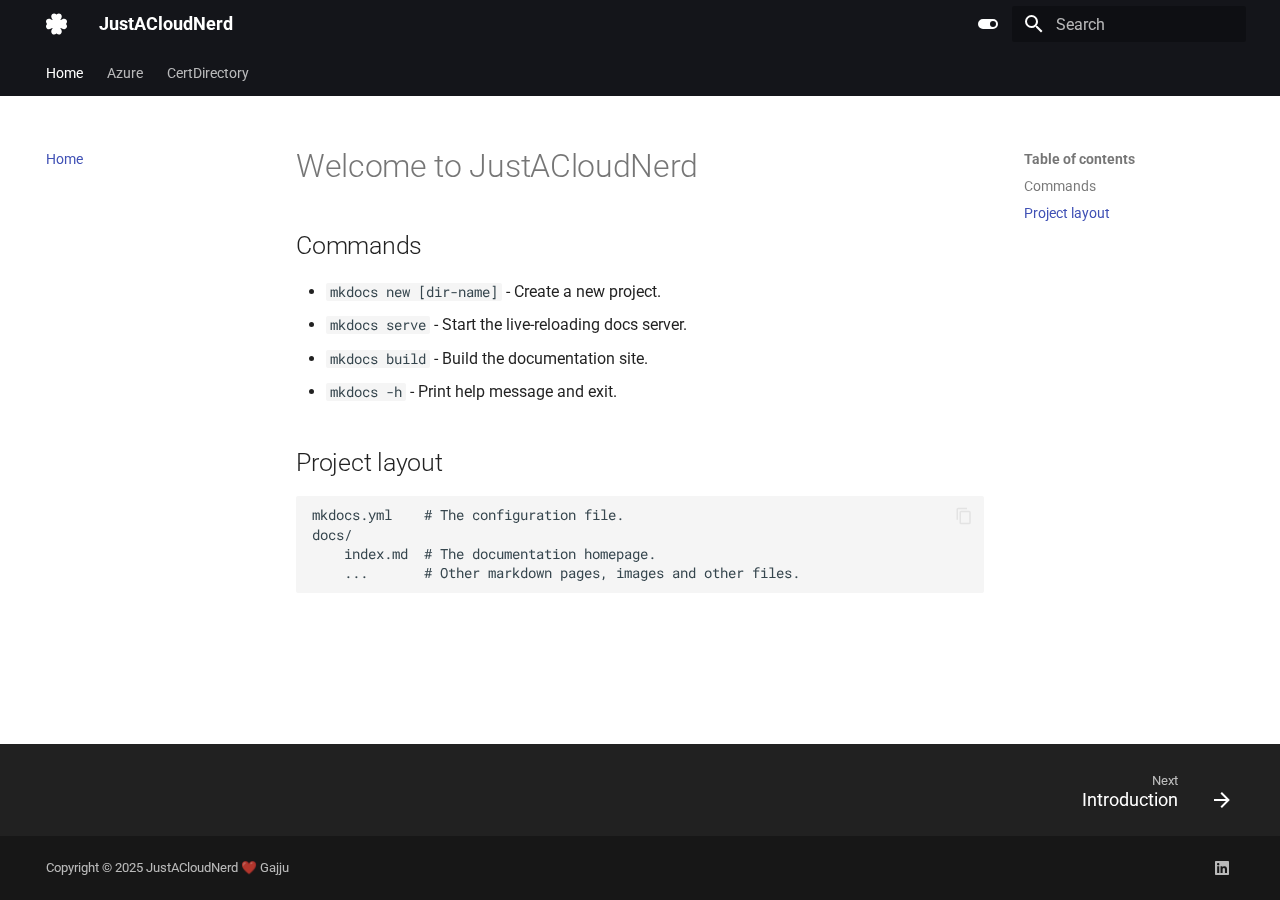
<file: index.html>
<!doctype html>
<html lang="en" class="no-js">
  <head>
    
      <meta charset="utf-8">
      <meta name="viewport" content="width=device-width,initial-scale=1">
      
      
      
      
      
        <link rel="next" href="Azure/intro/">
      
      
      <link rel="icon" href="images/nerd.png">
      <meta name="generator" content="mkdocs-1.6.1, mkdocs-material-9.6.14">
    
    
      
        <title>JustACloudNerd</title>
      
    
    
      <link rel="stylesheet" href="assets/stylesheets/main.342714a4.min.css">
      
        
        <link rel="stylesheet" href="assets/stylesheets/palette.06af60db.min.css">
      
      


    
    
      
    
    
      
        
        
        <link rel="preconnect" href="https://fonts.gstatic.com" crossorigin>
        <link rel="stylesheet" href="https://fonts.googleapis.com/css?family=Roboto:300,300i,400,400i,700,700i%7CRoboto+Mono:400,400i,700,700i&display=fallback">
        <style>:root{--md-text-font:"Roboto";--md-code-font:"Roboto Mono"}</style>
      
    
    
      <link rel="stylesheet" href="stylesheets/extra.css">
    
    <script>__md_scope=new URL(".",location),__md_hash=e=>[...e].reduce(((e,_)=>(e<<5)-e+_.charCodeAt(0)),0),__md_get=(e,_=localStorage,t=__md_scope)=>JSON.parse(_.getItem(t.pathname+"."+e)),__md_set=(e,_,t=localStorage,a=__md_scope)=>{try{t.setItem(a.pathname+"."+e,JSON.stringify(_))}catch(e){}}</script>
    
      

    
    
    
  </head>
  
  
    
    
      
    
    
    
    
    <body dir="ltr" data-md-color-scheme="default" data-md-color-primary="black" data-md-color-accent="purple">
  
    
    <input class="md-toggle" data-md-toggle="drawer" type="checkbox" id="__drawer" autocomplete="off">
    <input class="md-toggle" data-md-toggle="search" type="checkbox" id="__search" autocomplete="off">
    <label class="md-overlay" for="__drawer"></label>
    <div data-md-component="skip">
      
        
        <a href="#welcome-to-justacloudnerd" class="md-skip">
          Skip to content
        </a>
      
    </div>
    <div data-md-component="announce">
      
    </div>
    
    
      

<header class="md-header" data-md-component="header">
  <nav class="md-header__inner md-grid" aria-label="Header">
    <a href="." title="JustACloudNerd" class="md-header__button md-logo" aria-label="JustACloudNerd" data-md-component="logo">
      
  
  <svg xmlns="http://www.w3.org/2000/svg" viewBox="0 0 448 512"><!--! Font Awesome Free 6.7.2 by @fontawesome - https://fontawesome.com License - https://fontawesome.com/license/free (Icons: CC BY 4.0, Fonts: SIL OFL 1.1, Code: MIT License) Copyright 2024 Fonticons, Inc.--><path d="M216.6 49.9C205.1 38.5 189.5 32 173.3 32 139.4 32 112 59.4 112 93.3v4.9c0 12 3.3 23.7 9.4 34l18.8 31.3c1.1 1.8 1.2 3.1 1 4.2-.2 1.2-.8 2.5-2 3.6s-2.4 1.8-3.6 2c-1 .2-2.4.1-4.2-1l-31.3-18.8c-10.3-6.2-22-9.4-34-9.4h-4.9C27.4 144 0 171.4 0 205.3c0 16.2 6.5 31.8 17.9 43.3l1.2 1.2c3.4 3.4 3.4 9 0 12.4l-1.2 1.2C6.5 274.9 0 290.5 0 306.7 0 340.6 27.4 368 61.3 368h4.9c12 0 23.7-3.3 34-9.4l31.3-18.8c1.8-1.1 3.1-1.2 4.2-1 1.2.2 2.5.8 3.6 2s1.8 2.4 2 3.6c.2 1 .1 2.4-1 4.2l-18.8 31.3c-6.2 10.3-9.4 22-9.4 34v4.9c0 33.8 27.4 61.3 61.3 61.3 16.2 0 31.8-6.5 43.3-17.9l1.2-1.2c3.4-3.4 9-3.4 12.4 0l1.2 1.2c11.5 11.5 27.1 17.9 43.3 17.9 33.8 0 61.3-27.4 61.3-61.3v-4.9c0-12-3.3-23.7-9.4-34l-18.8-31.3c-1.1-1.8-1.2-3.1-1-4.2.2-1.2.8-2.5 2-3.6s2.4-1.8 3.6-2c1-.2 2.4-.1 4.2 1l31.3 18.8c10.3 6.2 22 9.4 34 9.4h4.9c33.8 0 61.3-27.4 61.3-61.3 0-16.2-6.5-31.8-17.9-43.3l-1.2-1.2c-3.4-3.4-3.4-9 0-12.4l1.2-1.2c11.5-11.5 17.9-27.1 17.9-43.3 0-33.8-27.4-61.3-61.3-61.3H382c-12 0-23.7 3.3-34 9.4l-31.3 18.8c-1.8 1.1-3.1 1.2-4.2 1-1.2-.2-2.5-.8-3.6-2s-1.8-2.4-2-3.6c-.2-1-.1-2.4 1-4.2l18.8-31.3c6.2-10.3 9.4-22 9.4-34v-4.9C336 59.4 308.6 32 274.7 32c-16.2 0-31.8 6.5-43.3 17.9l-1.2 1.2c-3.4 3.4-9 3.4-12.4 0z"/></svg>

    </a>
    <label class="md-header__button md-icon" for="__drawer">
      
      <svg xmlns="http://www.w3.org/2000/svg" viewBox="0 0 24 24"><path d="M3 6h18v2H3zm0 5h18v2H3zm0 5h18v2H3z"/></svg>
    </label>
    <div class="md-header__title" data-md-component="header-title">
      <div class="md-header__ellipsis">
        <div class="md-header__topic">
          <span class="md-ellipsis">
            JustACloudNerd
          </span>
        </div>
        <div class="md-header__topic" data-md-component="header-topic">
          <span class="md-ellipsis">
            
              Home
            
          </span>
        </div>
      </div>
    </div>
    
      
        <form class="md-header__option" data-md-component="palette">
  
    
    
    
    <input class="md-option" data-md-color-media="" data-md-color-scheme="default" data-md-color-primary="black" data-md-color-accent="purple"  aria-label="Switch to dark mode"  type="radio" name="__palette" id="__palette_0">
    
      <label class="md-header__button md-icon" title="Switch to dark mode" for="__palette_1" hidden>
        <svg xmlns="http://www.w3.org/2000/svg" viewBox="0 0 24 24"><path d="M17 7H7a5 5 0 0 0-5 5 5 5 0 0 0 5 5h10a5 5 0 0 0 5-5 5 5 0 0 0-5-5m0 8a3 3 0 0 1-3-3 3 3 0 0 1 3-3 3 3 0 0 1 3 3 3 3 0 0 1-3 3"/></svg>
      </label>
    
  
    
    
    
    <input class="md-option" data-md-color-media="" data-md-color-scheme="slate" data-md-color-primary="white" data-md-color-accent="deep-purple"  aria-label="Switch to light mode"  type="radio" name="__palette" id="__palette_1">
    
      <label class="md-header__button md-icon" title="Switch to light mode" for="__palette_0" hidden>
        <svg xmlns="http://www.w3.org/2000/svg" viewBox="0 0 24 24"><path d="M17 6H7c-3.31 0-6 2.69-6 6s2.69 6 6 6h10c3.31 0 6-2.69 6-6s-2.69-6-6-6m0 10H7c-2.21 0-4-1.79-4-4s1.79-4 4-4h10c2.21 0 4 1.79 4 4s-1.79 4-4 4M7 9c-1.66 0-3 1.34-3 3s1.34 3 3 3 3-1.34 3-3-1.34-3-3-3"/></svg>
      </label>
    
  
</form>
      
    
    
      <script>var palette=__md_get("__palette");if(palette&&palette.color){if("(prefers-color-scheme)"===palette.color.media){var media=matchMedia("(prefers-color-scheme: light)"),input=document.querySelector(media.matches?"[data-md-color-media='(prefers-color-scheme: light)']":"[data-md-color-media='(prefers-color-scheme: dark)']");palette.color.media=input.getAttribute("data-md-color-media"),palette.color.scheme=input.getAttribute("data-md-color-scheme"),palette.color.primary=input.getAttribute("data-md-color-primary"),palette.color.accent=input.getAttribute("data-md-color-accent")}for(var[key,value]of Object.entries(palette.color))document.body.setAttribute("data-md-color-"+key,value)}</script>
    
    
    
      
      
        <label class="md-header__button md-icon" for="__search">
          
          <svg xmlns="http://www.w3.org/2000/svg" viewBox="0 0 24 24"><path d="M9.5 3A6.5 6.5 0 0 1 16 9.5c0 1.61-.59 3.09-1.56 4.23l.27.27h.79l5 5-1.5 1.5-5-5v-.79l-.27-.27A6.52 6.52 0 0 1 9.5 16 6.5 6.5 0 0 1 3 9.5 6.5 6.5 0 0 1 9.5 3m0 2C7 5 5 7 5 9.5S7 14 9.5 14 14 12 14 9.5 12 5 9.5 5"/></svg>
        </label>
        <div class="md-search" data-md-component="search" role="dialog">
  <label class="md-search__overlay" for="__search"></label>
  <div class="md-search__inner" role="search">
    <form class="md-search__form" name="search">
      <input type="text" class="md-search__input" name="query" aria-label="Search" placeholder="Search" autocapitalize="off" autocorrect="off" autocomplete="off" spellcheck="false" data-md-component="search-query" required>
      <label class="md-search__icon md-icon" for="__search">
        
        <svg xmlns="http://www.w3.org/2000/svg" viewBox="0 0 24 24"><path d="M9.5 3A6.5 6.5 0 0 1 16 9.5c0 1.61-.59 3.09-1.56 4.23l.27.27h.79l5 5-1.5 1.5-5-5v-.79l-.27-.27A6.52 6.52 0 0 1 9.5 16 6.5 6.5 0 0 1 3 9.5 6.5 6.5 0 0 1 9.5 3m0 2C7 5 5 7 5 9.5S7 14 9.5 14 14 12 14 9.5 12 5 9.5 5"/></svg>
        
        <svg xmlns="http://www.w3.org/2000/svg" viewBox="0 0 24 24"><path d="M20 11v2H8l5.5 5.5-1.42 1.42L4.16 12l7.92-7.92L13.5 5.5 8 11z"/></svg>
      </label>
      <nav class="md-search__options" aria-label="Search">
        
          <a href="javascript:void(0)" class="md-search__icon md-icon" title="Share" aria-label="Share" data-clipboard data-clipboard-text="" data-md-component="search-share" tabindex="-1">
            
            <svg xmlns="http://www.w3.org/2000/svg" viewBox="0 0 24 24"><path d="M18 16.08c-.76 0-1.44.3-1.96.77L8.91 12.7c.05-.23.09-.46.09-.7s-.04-.47-.09-.7l7.05-4.11c.54.5 1.25.81 2.04.81a3 3 0 0 0 3-3 3 3 0 0 0-3-3 3 3 0 0 0-3 3c0 .24.04.47.09.7L8.04 9.81C7.5 9.31 6.79 9 6 9a3 3 0 0 0-3 3 3 3 0 0 0 3 3c.79 0 1.5-.31 2.04-.81l7.12 4.15c-.05.21-.08.43-.08.66 0 1.61 1.31 2.91 2.92 2.91s2.92-1.3 2.92-2.91A2.92 2.92 0 0 0 18 16.08"/></svg>
          </a>
        
        <button type="reset" class="md-search__icon md-icon" title="Clear" aria-label="Clear" tabindex="-1">
          
          <svg xmlns="http://www.w3.org/2000/svg" viewBox="0 0 24 24"><path d="M19 6.41 17.59 5 12 10.59 6.41 5 5 6.41 10.59 12 5 17.59 6.41 19 12 13.41 17.59 19 19 17.59 13.41 12z"/></svg>
        </button>
      </nav>
      
        <div class="md-search__suggest" data-md-component="search-suggest"></div>
      
    </form>
    <div class="md-search__output">
      <div class="md-search__scrollwrap" tabindex="0" data-md-scrollfix>
        <div class="md-search-result" data-md-component="search-result">
          <div class="md-search-result__meta">
            Initializing search
          </div>
          <ol class="md-search-result__list" role="presentation"></ol>
        </div>
      </div>
    </div>
  </div>
</div>
      
    
    
  </nav>
  
</header>
    
    <div class="md-container" data-md-component="container">
      
      
        
          
            
<nav class="md-tabs" aria-label="Tabs" data-md-component="tabs">
  <div class="md-grid">
    <ul class="md-tabs__list">
      
        
  
  
  
    
  
  
    <li class="md-tabs__item md-tabs__item--active">
      <a href="." class="md-tabs__link">
        
  
  
    
  
  Home

      </a>
    </li>
  

      
        
  
  
  
  
    
    
      <li class="md-tabs__item">
        <a href="Azure/intro/" class="md-tabs__link">
          
  
  
    
  
  Azure

        </a>
      </li>
    
  

      
        
  
  
  
  
    <li class="md-tabs__item">
      <a href="https://certdirectory.io/profile/69dcab74-c7bc-4413-852a-754c85dfa20c" class="md-tabs__link">
        
  
  
    
  
  CertDirectory

      </a>
    </li>
  

      
    </ul>
  </div>
</nav>
          
        
      
      <main class="md-main" data-md-component="main">
        <div class="md-main__inner md-grid">
          
            
              
              <div class="md-sidebar md-sidebar--primary" data-md-component="sidebar" data-md-type="navigation" >
                <div class="md-sidebar__scrollwrap">
                  <div class="md-sidebar__inner">
                    


  


<nav class="md-nav md-nav--primary md-nav--lifted" aria-label="Navigation" data-md-level="0">
  <label class="md-nav__title" for="__drawer">
    <a href="." title="JustACloudNerd" class="md-nav__button md-logo" aria-label="JustACloudNerd" data-md-component="logo">
      
  
  <svg xmlns="http://www.w3.org/2000/svg" viewBox="0 0 448 512"><!--! Font Awesome Free 6.7.2 by @fontawesome - https://fontawesome.com License - https://fontawesome.com/license/free (Icons: CC BY 4.0, Fonts: SIL OFL 1.1, Code: MIT License) Copyright 2024 Fonticons, Inc.--><path d="M216.6 49.9C205.1 38.5 189.5 32 173.3 32 139.4 32 112 59.4 112 93.3v4.9c0 12 3.3 23.7 9.4 34l18.8 31.3c1.1 1.8 1.2 3.1 1 4.2-.2 1.2-.8 2.5-2 3.6s-2.4 1.8-3.6 2c-1 .2-2.4.1-4.2-1l-31.3-18.8c-10.3-6.2-22-9.4-34-9.4h-4.9C27.4 144 0 171.4 0 205.3c0 16.2 6.5 31.8 17.9 43.3l1.2 1.2c3.4 3.4 3.4 9 0 12.4l-1.2 1.2C6.5 274.9 0 290.5 0 306.7 0 340.6 27.4 368 61.3 368h4.9c12 0 23.7-3.3 34-9.4l31.3-18.8c1.8-1.1 3.1-1.2 4.2-1 1.2.2 2.5.8 3.6 2s1.8 2.4 2 3.6c.2 1 .1 2.4-1 4.2l-18.8 31.3c-6.2 10.3-9.4 22-9.4 34v4.9c0 33.8 27.4 61.3 61.3 61.3 16.2 0 31.8-6.5 43.3-17.9l1.2-1.2c3.4-3.4 9-3.4 12.4 0l1.2 1.2c11.5 11.5 27.1 17.9 43.3 17.9 33.8 0 61.3-27.4 61.3-61.3v-4.9c0-12-3.3-23.7-9.4-34l-18.8-31.3c-1.1-1.8-1.2-3.1-1-4.2.2-1.2.8-2.5 2-3.6s2.4-1.8 3.6-2c1-.2 2.4-.1 4.2 1l31.3 18.8c10.3 6.2 22 9.4 34 9.4h4.9c33.8 0 61.3-27.4 61.3-61.3 0-16.2-6.5-31.8-17.9-43.3l-1.2-1.2c-3.4-3.4-3.4-9 0-12.4l1.2-1.2c11.5-11.5 17.9-27.1 17.9-43.3 0-33.8-27.4-61.3-61.3-61.3H382c-12 0-23.7 3.3-34 9.4l-31.3 18.8c-1.8 1.1-3.1 1.2-4.2 1-1.2-.2-2.5-.8-3.6-2s-1.8-2.4-2-3.6c-.2-1-.1-2.4 1-4.2l18.8-31.3c6.2-10.3 9.4-22 9.4-34v-4.9C336 59.4 308.6 32 274.7 32c-16.2 0-31.8 6.5-43.3 17.9l-1.2 1.2c-3.4 3.4-9 3.4-12.4 0z"/></svg>

    </a>
    JustACloudNerd
  </label>
  
  <ul class="md-nav__list" data-md-scrollfix>
    
      
      
  
  
    
  
  
  
    <li class="md-nav__item md-nav__item--active">
      
      <input class="md-nav__toggle md-toggle" type="checkbox" id="__toc">
      
      
        
      
      
        <label class="md-nav__link md-nav__link--active" for="__toc">
          
  
  
  <span class="md-ellipsis">
    Home
    
  </span>
  

          <span class="md-nav__icon md-icon"></span>
        </label>
      
      <a href="." class="md-nav__link md-nav__link--active">
        
  
  
  <span class="md-ellipsis">
    Home
    
  </span>
  

      </a>
      
        

<nav class="md-nav md-nav--secondary" aria-label="Table of contents">
  
  
  
    
  
  
    <label class="md-nav__title" for="__toc">
      <span class="md-nav__icon md-icon"></span>
      Table of contents
    </label>
    <ul class="md-nav__list" data-md-component="toc" data-md-scrollfix>
      
        <li class="md-nav__item">
  <a href="#commands" class="md-nav__link">
    <span class="md-ellipsis">
      Commands
    </span>
  </a>
  
</li>
      
        <li class="md-nav__item">
  <a href="#project-layout" class="md-nav__link">
    <span class="md-ellipsis">
      Project layout
    </span>
  </a>
  
</li>
      
    </ul>
  
</nav>
      
    </li>
  

    
      
      
  
  
  
  
    
    
      
        
      
        
      
        
      
    
    
    
      
      
        
      
    
    
    <li class="md-nav__item md-nav__item--nested">
      
        
        
        <input class="md-nav__toggle md-toggle " type="checkbox" id="__nav_2" >
        
          
          <label class="md-nav__link" for="__nav_2" id="__nav_2_label" tabindex="0">
            
  
  
  <span class="md-ellipsis">
    Azure
    
  </span>
  

            <span class="md-nav__icon md-icon"></span>
          </label>
        
        <nav class="md-nav" data-md-level="1" aria-labelledby="__nav_2_label" aria-expanded="false">
          <label class="md-nav__title" for="__nav_2">
            <span class="md-nav__icon md-icon"></span>
            Azure
          </label>
          <ul class="md-nav__list" data-md-scrollfix>
            
              
                
  
  
  
  
    <li class="md-nav__item">
      <a href="Azure/intro/" class="md-nav__link">
        
  
  
    <svg xmlns="http://www.w3.org/2000/svg" viewBox="0 0 24 24"><path d="M13.05 4.24 6.56 18.05 2 18l5.09-8.76zm.7 1.09L22 19.76H6.74l9.3-1.66-4.87-5.79z"/></svg>
  
  <span class="md-ellipsis">
    Introduction
    
  </span>
  

      </a>
    </li>
  

              
            
              
                
  
  
  
  
    
    
      
        
      
        
      
    
    
    
      
      
        
      
    
    
    <li class="md-nav__item md-nav__item--nested">
      
        
        
        <input class="md-nav__toggle md-toggle " type="checkbox" id="__nav_2_2" >
        
          
          <label class="md-nav__link" for="__nav_2_2" id="__nav_2_2_label" tabindex="0">
            
  
  
  <span class="md-ellipsis">
    Networking
    
  </span>
  

            <span class="md-nav__icon md-icon"></span>
          </label>
        
        <nav class="md-nav" data-md-level="2" aria-labelledby="__nav_2_2_label" aria-expanded="false">
          <label class="md-nav__title" for="__nav_2_2">
            <span class="md-nav__icon md-icon"></span>
            Networking
          </label>
          <ul class="md-nav__list" data-md-scrollfix>
            
              
                
  
  
  
  
    <li class="md-nav__item">
      <a href="Azure/Networking/VPC/Introduction/intro/" class="md-nav__link">
        
  
  
    <svg xmlns="http://www.w3.org/2000/svg" viewBox="0 0 640 512"><!--! Font Awesome Free 6.7.2 by @fontawesome - https://fontawesome.com License - https://fontawesome.com/license/free (Icons: CC BY 4.0, Fonts: SIL OFL 1.1, Code: MIT License) Copyright 2024 Fonticons, Inc.--><path d="M256 64h128v64H256zM240 0c-26.5 0-48 21.5-48 48v96c0 26.5 21.5 48 48 48h48v32H32c-17.7 0-32 14.3-32 32s14.3 32 32 32h96v32H80c-26.5 0-48 21.5-48 48v96c0 26.5 21.5 48 48 48h160c26.5 0 48-21.5 48-48v-96c0-26.5-21.5-48-48-48h-48v-32h256v32h-48c-26.5 0-48 21.5-48 48v96c0 26.5 21.5 48 48 48h160c26.5 0 48-21.5 48-48v-96c0-26.5-21.5-48-48-48h-48v-32h96c17.7 0 32-14.3 32-32s-14.3-32-32-32H352v-32h48c26.5 0 48-21.5 48-48V48c0-26.5-21.5-48-48-48zM96 448v-64h128v64zm320-64h128v64H416z"/></svg>
  
  <span class="md-ellipsis">
    VPC
    
  </span>
  

      </a>
    </li>
  

              
            
              
                
  
  
  
  
    
    
      
        
      
        
      
        
      
        
      
    
    
    
      
      
        
      
    
    
    <li class="md-nav__item md-nav__item--nested">
      
        
        
        <input class="md-nav__toggle md-toggle " type="checkbox" id="__nav_2_2_2" >
        
          
          <label class="md-nav__link" for="__nav_2_2_2" id="__nav_2_2_2_label" tabindex="0">
            
  
  
  <span class="md-ellipsis">
    Subnet
    
  </span>
  

            <span class="md-nav__icon md-icon"></span>
          </label>
        
        <nav class="md-nav" data-md-level="3" aria-labelledby="__nav_2_2_2_label" aria-expanded="false">
          <label class="md-nav__title" for="__nav_2_2_2">
            <span class="md-nav__icon md-icon"></span>
            Subnet
          </label>
          <ul class="md-nav__list" data-md-scrollfix>
            
              
                
  
  
  
  
    <li class="md-nav__item">
      <a href="azure/vpc/setup.md" class="md-nav__link">
        
  
  
  <span class="md-ellipsis">
    Introduction
    
  </span>
  

      </a>
    </li>
  

              
            
              
                
  
  
  
  
    <li class="md-nav__item">
      <a href="azure/vpc/setup.md" class="md-nav__link">
        
  
  
  <span class="md-ellipsis">
    Setup
    
  </span>
  

      </a>
    </li>
  

              
            
              
                
  
  
  
  
    <li class="md-nav__item">
      <a href="azure/vpc/security.md" class="md-nav__link">
        
  
  
  <span class="md-ellipsis">
    Security
    
  </span>
  

      </a>
    </li>
  

              
            
              
                
  
  
  
  
    <li class="md-nav__item">
      <a href="azure/vpc/monitoring.md" class="md-nav__link">
        
  
  
  <span class="md-ellipsis">
    Monitoring
    
  </span>
  

      </a>
    </li>
  

              
            
          </ul>
        </nav>
      
    </li>
  

              
            
          </ul>
        </nav>
      
    </li>
  

              
            
              
                
  
  
  
  
    
    
      
        
      
        
      
        
      
        
      
        
      
        
      
    
    
    
      
      
        
      
    
    
    <li class="md-nav__item md-nav__item--nested">
      
        
        
        <input class="md-nav__toggle md-toggle " type="checkbox" id="__nav_2_3" >
        
          
          <label class="md-nav__link" for="__nav_2_3" id="__nav_2_3_label" tabindex="0">
            
  
  
  <span class="md-ellipsis">
    AKS
    
  </span>
  

            <span class="md-nav__icon md-icon"></span>
          </label>
        
        <nav class="md-nav" data-md-level="2" aria-labelledby="__nav_2_3_label" aria-expanded="false">
          <label class="md-nav__title" for="__nav_2_3">
            <span class="md-nav__icon md-icon"></span>
            AKS
          </label>
          <ul class="md-nav__list" data-md-scrollfix>
            
              
                
  
  
  
  
    <li class="md-nav__item">
      <a href="Azure/AKS/intro/" class="md-nav__link">
        
  
  
    <svg xmlns="http://www.w3.org/2000/svg" viewBox="0 0 24 24"><path d="m10.204 14.35.007.01-.999 2.413a5.17 5.17 0 0 1-2.075-2.597l2.578-.437.004.005a.44.44 0 0 1 .484.606zm-.833-2.129a.44.44 0 0 0 .173-.756l.002-.011L7.585 9.7a5.14 5.14 0 0 0-.73 3.255l2.514-.725zm1.145-1.98a.44.44 0 0 0 .699-.337l.01-.005.15-2.62a5.14 5.14 0 0 0-3.01 1.442l2.147 1.523zm.76 2.75.723.349.722-.347.18-.78-.5-.623h-.804l-.5.623.179.779zm1.5-3.095a.44.44 0 0 0 .7.336l.008.003 2.134-1.513a5.2 5.2 0 0 0-2.992-1.442l.148 2.615zm10.876 5.97-5.773 7.181a1.6 1.6 0 0 1-1.248.594l-9.261.003a1.6 1.6 0 0 1-1.247-.596l-5.776-7.18a1.58 1.58 0 0 1-.307-1.34L2.1 5.573c.108-.47.425-.864.863-1.073L11.305.513a1.6 1.6 0 0 1 1.385 0l8.345 3.985c.438.209.755.604.863 1.073l2.062 8.955c.108.47-.005.963-.308 1.34m-3.289-2.057c-.042-.01-.103-.026-.145-.034-.174-.033-.315-.025-.479-.038-.35-.037-.638-.067-.895-.148-.105-.04-.18-.165-.216-.216l-.201-.059a6.5 6.5 0 0 0-.105-2.332 6.5 6.5 0 0 0-.936-2.163c.052-.047.15-.133.177-.159.008-.09.001-.183.094-.282.197-.185.444-.338.743-.522.142-.084.273-.137.415-.242.032-.024.076-.062.11-.089.24-.191.295-.52.123-.736s-.506-.236-.745-.045c-.034.027-.08.062-.111.088-.134.116-.217.23-.33.35-.246.25-.45.458-.673.609-.097.056-.239.037-.303.033l-.19.135a6.55 6.55 0 0 0-4.146-2.003l-.012-.223c-.065-.062-.143-.115-.163-.25-.022-.268.015-.557.057-.905.023-.163.061-.298.068-.475.001-.04-.001-.099-.001-.142 0-.306-.224-.555-.5-.555-.275 0-.499.249-.499.555l.001.014c0 .041-.002.092 0 .128.006.177.044.312.067.475.042.348.078.637.056.906a.55.55 0 0 1-.162.258l-.012.211a6.42 6.42 0 0 0-4.166 2.003l-.18-.128c-.09.012-.18.04-.297-.029-.223-.15-.427-.358-.673-.608-.113-.12-.195-.234-.329-.349l-.111-.088a.6.6 0 0 0-.348-.132.48.48 0 0 0-.398.176c-.172.216-.117.546.123.737l.007.005.104.083c.142.105.272.159.414.242.299.185.546.338.743.522.076.082.09.226.1.288l.16.143a6.46 6.46 0 0 0-1.02 4.506l-.208.06c-.055.072-.133.184-.215.217-.257.081-.546.11-.895.147-.164.014-.305.006-.48.039-.037.007-.09.02-.133.03l-.004.002-.007.002c-.295.071-.484.342-.423.608.061.267.349.429.645.365l.007-.001.01-.003.129-.029c.17-.046.294-.113.448-.172.33-.118.604-.217.87-.256.112-.009.23.069.288.101l.217-.037a6.5 6.5 0 0 0 2.88 3.596l-.09.218c.033.084.069.199.044.282-.097.252-.263.517-.452.813-.091.136-.185.242-.268.399-.02.037-.045.095-.064.134-.128.275-.034.591.213.71.248.12.556-.007.69-.282v-.002c.02-.039.046-.09.062-.127.07-.162.094-.301.144-.458.132-.332.205-.68.387-.897.05-.06.13-.082.215-.105l.113-.205a6.45 6.45 0 0 0 4.609.012l.106.192c.086.028.18.042.256.155.136.232.229.507.342.84.05.156.074.295.145.457.016.037.043.09.062.129.133.276.442.402.69.282.247-.118.341-.435.213-.71-.02-.039-.045-.096-.065-.134-.083-.156-.177-.261-.268-.398-.19-.296-.346-.541-.443-.793-.04-.13.007-.21.038-.294-.018-.022-.059-.144-.083-.202a6.5 6.5 0 0 0 2.88-3.622c.064.01.176.03.213.038.075-.05.144-.114.28-.104.266.039.54.138.87.256.154.06.277.128.448.173.036.01.088.019.13.028l.009.003.007.001c.297.064.584-.098.645-.365.06-.266-.128-.537-.423-.608M16.4 9.701l-1.95 1.746v.005a.44.44 0 0 0 .173.757l.003.01 2.526.728a5.2 5.2 0 0 0-.108-1.674A5.2 5.2 0 0 0 16.4 9.7zm-4.013 5.325a.44.44 0 0 0-.404-.232.44.44 0 0 0-.372.233h-.002l-1.268 2.292a5.16 5.16 0 0 0 3.326.003l-1.27-2.296zm1.888-1.293a.44.44 0 0 0-.27.036.44.44 0 0 0-.214.572l-.003.004 1.01 2.438a5.15 5.15 0 0 0 2.081-2.615l-2.6-.44z"/></svg>
  
  <span class="md-ellipsis">
    Introduction
    
  </span>
  

      </a>
    </li>
  

              
            
              
                
  
  
  
  
    <li class="md-nav__item">
      <a href="aks/setup.md" class="md-nav__link">
        
  
  
  <span class="md-ellipsis">
    Setup
    
  </span>
  

      </a>
    </li>
  

              
            
              
                
  
  
  
  
    <li class="md-nav__item">
      <a href="aks/networking.md" class="md-nav__link">
        
  
  
  <span class="md-ellipsis">
    Networking
    
  </span>
  

      </a>
    </li>
  

              
            
              
                
  
  
  
  
    <li class="md-nav__item">
      <a href="aks/storage.md" class="md-nav__link">
        
  
  
  <span class="md-ellipsis">
    Storage
    
  </span>
  

      </a>
    </li>
  

              
            
              
                
  
  
  
  
    <li class="md-nav__item">
      <a href="aks/security.md" class="md-nav__link">
        
  
  
  <span class="md-ellipsis">
    Security
    
  </span>
  

      </a>
    </li>
  

              
            
              
                
  
  
  
  
    <li class="md-nav__item">
      <a href="aks/monitoring.md" class="md-nav__link">
        
  
  
  <span class="md-ellipsis">
    Monitoring
    
  </span>
  

      </a>
    </li>
  

              
            
          </ul>
        </nav>
      
    </li>
  

              
            
          </ul>
        </nav>
      
    </li>
  

    
      
      
  
  
  
  
    <li class="md-nav__item">
      <a href="https://certdirectory.io/profile/69dcab74-c7bc-4413-852a-754c85dfa20c" class="md-nav__link">
        
  
  
  <span class="md-ellipsis">
    CertDirectory
    
  </span>
  

      </a>
    </li>
  

    
  </ul>
</nav>
                  </div>
                </div>
              </div>
            
            
              
              <div class="md-sidebar md-sidebar--secondary" data-md-component="sidebar" data-md-type="toc" >
                <div class="md-sidebar__scrollwrap">
                  <div class="md-sidebar__inner">
                    

<nav class="md-nav md-nav--secondary" aria-label="Table of contents">
  
  
  
    
  
  
    <label class="md-nav__title" for="__toc">
      <span class="md-nav__icon md-icon"></span>
      Table of contents
    </label>
    <ul class="md-nav__list" data-md-component="toc" data-md-scrollfix>
      
        <li class="md-nav__item">
  <a href="#commands" class="md-nav__link">
    <span class="md-ellipsis">
      Commands
    </span>
  </a>
  
</li>
      
        <li class="md-nav__item">
  <a href="#project-layout" class="md-nav__link">
    <span class="md-ellipsis">
      Project layout
    </span>
  </a>
  
</li>
      
    </ul>
  
</nav>
                  </div>
                </div>
              </div>
            
          
          
            <div class="md-content" data-md-component="content">
              <article class="md-content__inner md-typeset">
                
                  



<h1 id="welcome-to-justacloudnerd">Welcome to JustACloudNerd<a class="headerlink" href="#welcome-to-justacloudnerd" title="Permanent link">&para;</a></h1>
<h2 id="commands">Commands<a class="headerlink" href="#commands" title="Permanent link">&para;</a></h2>
<ul>
<li><code>mkdocs new [dir-name]</code> - Create a new project.</li>
<li><code>mkdocs serve</code> - Start the live-reloading docs server.</li>
<li><code>mkdocs build</code> - Build the documentation site.</li>
<li><code>mkdocs -h</code> - Print help message and exit.</li>
</ul>
<h2 id="project-layout">Project layout<a class="headerlink" href="#project-layout" title="Permanent link">&para;</a></h2>
<pre><code>mkdocs.yml    # The configuration file.
docs/
    index.md  # The documentation homepage.
    ...       # Other markdown pages, images and other files.
</code></pre>












                
              </article>
            </div>
          
          
<script>var target=document.getElementById(location.hash.slice(1));target&&target.name&&(target.checked=target.name.startsWith("__tabbed_"))</script>
        </div>
        
          <button type="button" class="md-top md-icon" data-md-component="top" hidden>
  
  <svg xmlns="http://www.w3.org/2000/svg" viewBox="0 0 24 24"><path d="M13 20h-2V8l-5.5 5.5-1.42-1.42L12 4.16l7.92 7.92-1.42 1.42L13 8z"/></svg>
  Back to top
</button>
        
      </main>
      
        <footer class="md-footer">
  
    
      
      <nav class="md-footer__inner md-grid" aria-label="Footer" >
        
        
          
          <a href="Azure/intro/" class="md-footer__link md-footer__link--next" aria-label="Next: Introduction">
            <div class="md-footer__title">
              <span class="md-footer__direction">
                Next
              </span>
              <div class="md-ellipsis">
                Introduction
              </div>
            </div>
            <div class="md-footer__button md-icon">
              
              <svg xmlns="http://www.w3.org/2000/svg" viewBox="0 0 24 24"><path d="M4 11v2h12l-5.5 5.5 1.42 1.42L19.84 12l-7.92-7.92L10.5 5.5 16 11z"/></svg>
            </div>
          </a>
        
      </nav>
    
  
  <div class="md-footer-meta md-typeset">
    <div class="md-footer-meta__inner md-grid">
      <div class="md-copyright">
  
    <div class="md-copyright__highlight">
      Copyright © 2025 JustACloudNerd ❤️ Gajju
    </div>
  
  
</div>
      
        <div class="md-social">
  
    
    
    
    
      
      
    
    <a href="https://www.linkedin.com/in/gajanandsingh1612" target="_blank" rel="noopener" title="www.linkedin.com" class="md-social__link">
      <svg xmlns="http://www.w3.org/2000/svg" viewBox="0 0 448 512"><!--! Font Awesome Free 6.7.2 by @fontawesome - https://fontawesome.com License - https://fontawesome.com/license/free (Icons: CC BY 4.0, Fonts: SIL OFL 1.1, Code: MIT License) Copyright 2024 Fonticons, Inc.--><path d="M416 32H31.9C14.3 32 0 46.5 0 64.3v383.4C0 465.5 14.3 480 31.9 480H416c17.6 0 32-14.5 32-32.3V64.3c0-17.8-14.4-32.3-32-32.3M135.4 416H69V202.2h66.5V416zm-33.2-243c-21.3 0-38.5-17.3-38.5-38.5S80.9 96 102.2 96c21.2 0 38.5 17.3 38.5 38.5 0 21.3-17.2 38.5-38.5 38.5m282.1 243h-66.4V312c0-24.8-.5-56.7-34.5-56.7-34.6 0-39.9 27-39.9 54.9V416h-66.4V202.2h63.7v29.2h.9c8.9-16.8 30.6-34.5 62.9-34.5 67.2 0 79.7 44.3 79.7 101.9z"/></svg>
    </a>
  
</div>
      
    </div>
  </div>
</footer>
      
    </div>
    <div class="md-dialog" data-md-component="dialog">
      <div class="md-dialog__inner md-typeset"></div>
    </div>
    
    
    
      
      <script id="__config" type="application/json">{"base": ".", "features": ["content.code.annotate", "content.code.copy", "content.code.link", "header.autohide", "announce.dismiss", "navigation.footer", "navigation.indexes", "navigation.sections", "navigation.tabs", "navigation.top", "navigation.tracking", "search.highlight", "search.share", "search.suggest"], "search": "assets/javascripts/workers/search.d50fe291.min.js", "tags": null, "translations": {"clipboard.copied": "Copied to clipboard", "clipboard.copy": "Copy to clipboard", "search.result.more.one": "1 more on this page", "search.result.more.other": "# more on this page", "search.result.none": "No matching documents", "search.result.one": "1 matching document", "search.result.other": "# matching documents", "search.result.placeholder": "Type to start searching", "search.result.term.missing": "Missing", "select.version": "Select version"}, "version": null}</script>
    
    
      <script src="assets/javascripts/bundle.13a4f30d.min.js"></script>
      
    
  </body>
</html>
</file>
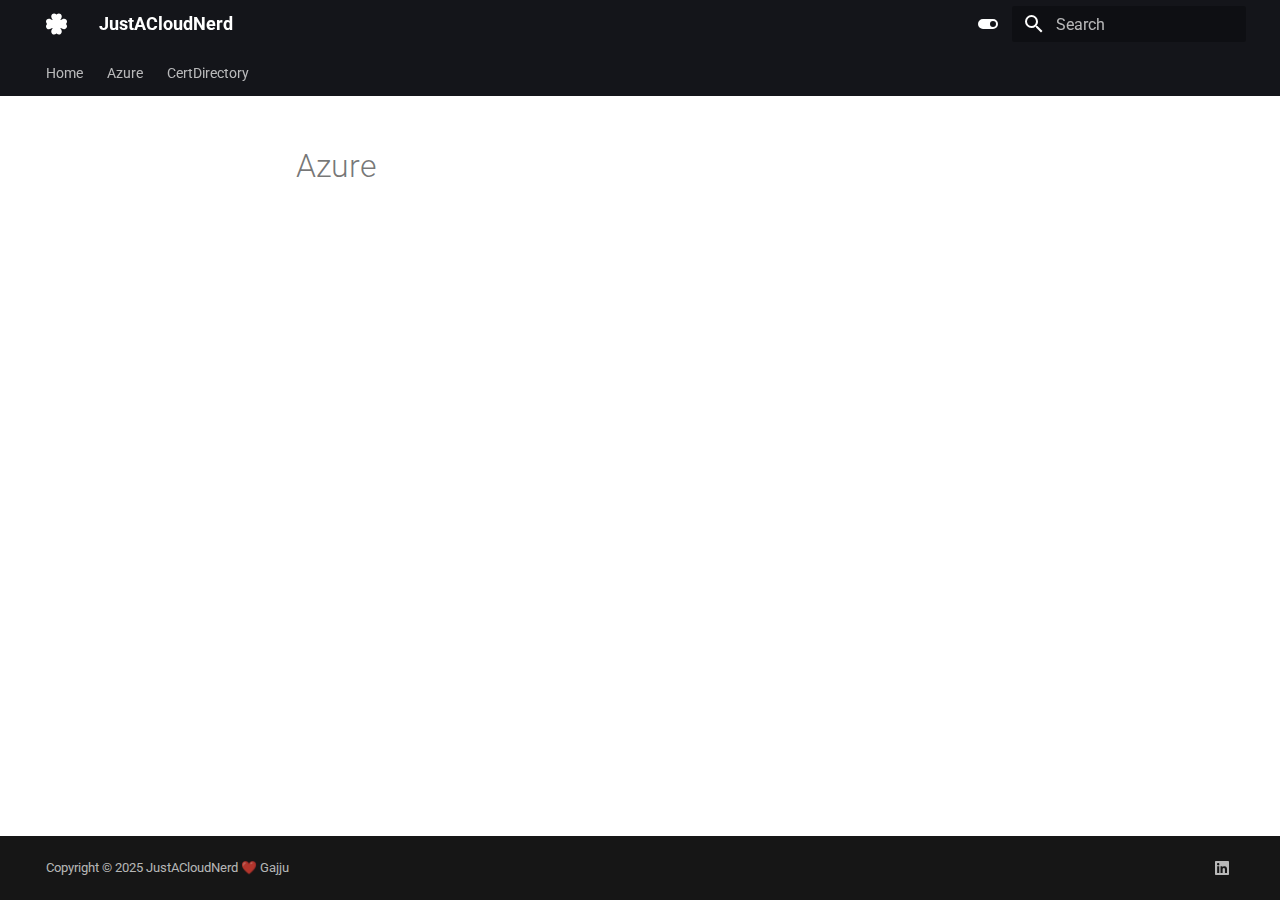
<file: Azure/Azure/index.html>
<!doctype html>
<html lang="en" class="no-js">
  <head>
    
      <meta charset="utf-8">
      <meta name="viewport" content="width=device-width,initial-scale=1">
      
      
      
      
      
      
      <link rel="icon" href="../../images/nerd.png">
      <meta name="generator" content="mkdocs-1.6.1, mkdocs-material-9.6.14">
    
    
      
        <title>Azure - JustACloudNerd</title>
      
    
    
      <link rel="stylesheet" href="../../assets/stylesheets/main.342714a4.min.css">
      
        
        <link rel="stylesheet" href="../../assets/stylesheets/palette.06af60db.min.css">
      
      


    
    
      
    
    
      
        
        
        <link rel="preconnect" href="https://fonts.gstatic.com" crossorigin>
        <link rel="stylesheet" href="https://fonts.googleapis.com/css?family=Roboto:300,300i,400,400i,700,700i%7CRoboto+Mono:400,400i,700,700i&display=fallback">
        <style>:root{--md-text-font:"Roboto";--md-code-font:"Roboto Mono"}</style>
      
    
    
      <link rel="stylesheet" href="../../stylesheets/extra.css">
    
    <script>__md_scope=new URL("../..",location),__md_hash=e=>[...e].reduce(((e,_)=>(e<<5)-e+_.charCodeAt(0)),0),__md_get=(e,_=localStorage,t=__md_scope)=>JSON.parse(_.getItem(t.pathname+"."+e)),__md_set=(e,_,t=localStorage,a=__md_scope)=>{try{t.setItem(a.pathname+"."+e,JSON.stringify(_))}catch(e){}}</script>
    
      

    
    
    
  </head>
  
  
    
    
      
    
    
    
    
    <body dir="ltr" data-md-color-scheme="default" data-md-color-primary="black" data-md-color-accent="purple">
  
    
    <input class="md-toggle" data-md-toggle="drawer" type="checkbox" id="__drawer" autocomplete="off">
    <input class="md-toggle" data-md-toggle="search" type="checkbox" id="__search" autocomplete="off">
    <label class="md-overlay" for="__drawer"></label>
    <div data-md-component="skip">
      
    </div>
    <div data-md-component="announce">
      
    </div>
    
    
      

<header class="md-header" data-md-component="header">
  <nav class="md-header__inner md-grid" aria-label="Header">
    <a href="../.." title="JustACloudNerd" class="md-header__button md-logo" aria-label="JustACloudNerd" data-md-component="logo">
      
  
  <svg xmlns="http://www.w3.org/2000/svg" viewBox="0 0 448 512"><!--! Font Awesome Free 6.7.2 by @fontawesome - https://fontawesome.com License - https://fontawesome.com/license/free (Icons: CC BY 4.0, Fonts: SIL OFL 1.1, Code: MIT License) Copyright 2024 Fonticons, Inc.--><path d="M216.6 49.9C205.1 38.5 189.5 32 173.3 32 139.4 32 112 59.4 112 93.3v4.9c0 12 3.3 23.7 9.4 34l18.8 31.3c1.1 1.8 1.2 3.1 1 4.2-.2 1.2-.8 2.5-2 3.6s-2.4 1.8-3.6 2c-1 .2-2.4.1-4.2-1l-31.3-18.8c-10.3-6.2-22-9.4-34-9.4h-4.9C27.4 144 0 171.4 0 205.3c0 16.2 6.5 31.8 17.9 43.3l1.2 1.2c3.4 3.4 3.4 9 0 12.4l-1.2 1.2C6.5 274.9 0 290.5 0 306.7 0 340.6 27.4 368 61.3 368h4.9c12 0 23.7-3.3 34-9.4l31.3-18.8c1.8-1.1 3.1-1.2 4.2-1 1.2.2 2.5.8 3.6 2s1.8 2.4 2 3.6c.2 1 .1 2.4-1 4.2l-18.8 31.3c-6.2 10.3-9.4 22-9.4 34v4.9c0 33.8 27.4 61.3 61.3 61.3 16.2 0 31.8-6.5 43.3-17.9l1.2-1.2c3.4-3.4 9-3.4 12.4 0l1.2 1.2c11.5 11.5 27.1 17.9 43.3 17.9 33.8 0 61.3-27.4 61.3-61.3v-4.9c0-12-3.3-23.7-9.4-34l-18.8-31.3c-1.1-1.8-1.2-3.1-1-4.2.2-1.2.8-2.5 2-3.6s2.4-1.8 3.6-2c1-.2 2.4-.1 4.2 1l31.3 18.8c10.3 6.2 22 9.4 34 9.4h4.9c33.8 0 61.3-27.4 61.3-61.3 0-16.2-6.5-31.8-17.9-43.3l-1.2-1.2c-3.4-3.4-3.4-9 0-12.4l1.2-1.2c11.5-11.5 17.9-27.1 17.9-43.3 0-33.8-27.4-61.3-61.3-61.3H382c-12 0-23.7 3.3-34 9.4l-31.3 18.8c-1.8 1.1-3.1 1.2-4.2 1-1.2-.2-2.5-.8-3.6-2s-1.8-2.4-2-3.6c-.2-1-.1-2.4 1-4.2l18.8-31.3c6.2-10.3 9.4-22 9.4-34v-4.9C336 59.4 308.6 32 274.7 32c-16.2 0-31.8 6.5-43.3 17.9l-1.2 1.2c-3.4 3.4-9 3.4-12.4 0z"/></svg>

    </a>
    <label class="md-header__button md-icon" for="__drawer">
      
      <svg xmlns="http://www.w3.org/2000/svg" viewBox="0 0 24 24"><path d="M3 6h18v2H3zm0 5h18v2H3zm0 5h18v2H3z"/></svg>
    </label>
    <div class="md-header__title" data-md-component="header-title">
      <div class="md-header__ellipsis">
        <div class="md-header__topic">
          <span class="md-ellipsis">
            JustACloudNerd
          </span>
        </div>
        <div class="md-header__topic" data-md-component="header-topic">
          <span class="md-ellipsis">
            
              Azure
            
          </span>
        </div>
      </div>
    </div>
    
      
        <form class="md-header__option" data-md-component="palette">
  
    
    
    
    <input class="md-option" data-md-color-media="" data-md-color-scheme="default" data-md-color-primary="black" data-md-color-accent="purple"  aria-label="Switch to dark mode"  type="radio" name="__palette" id="__palette_0">
    
      <label class="md-header__button md-icon" title="Switch to dark mode" for="__palette_1" hidden>
        <svg xmlns="http://www.w3.org/2000/svg" viewBox="0 0 24 24"><path d="M17 7H7a5 5 0 0 0-5 5 5 5 0 0 0 5 5h10a5 5 0 0 0 5-5 5 5 0 0 0-5-5m0 8a3 3 0 0 1-3-3 3 3 0 0 1 3-3 3 3 0 0 1 3 3 3 3 0 0 1-3 3"/></svg>
      </label>
    
  
    
    
    
    <input class="md-option" data-md-color-media="" data-md-color-scheme="slate" data-md-color-primary="white" data-md-color-accent="deep-purple"  aria-label="Switch to light mode"  type="radio" name="__palette" id="__palette_1">
    
      <label class="md-header__button md-icon" title="Switch to light mode" for="__palette_0" hidden>
        <svg xmlns="http://www.w3.org/2000/svg" viewBox="0 0 24 24"><path d="M17 6H7c-3.31 0-6 2.69-6 6s2.69 6 6 6h10c3.31 0 6-2.69 6-6s-2.69-6-6-6m0 10H7c-2.21 0-4-1.79-4-4s1.79-4 4-4h10c2.21 0 4 1.79 4 4s-1.79 4-4 4M7 9c-1.66 0-3 1.34-3 3s1.34 3 3 3 3-1.34 3-3-1.34-3-3-3"/></svg>
      </label>
    
  
</form>
      
    
    
      <script>var palette=__md_get("__palette");if(palette&&palette.color){if("(prefers-color-scheme)"===palette.color.media){var media=matchMedia("(prefers-color-scheme: light)"),input=document.querySelector(media.matches?"[data-md-color-media='(prefers-color-scheme: light)']":"[data-md-color-media='(prefers-color-scheme: dark)']");palette.color.media=input.getAttribute("data-md-color-media"),palette.color.scheme=input.getAttribute("data-md-color-scheme"),palette.color.primary=input.getAttribute("data-md-color-primary"),palette.color.accent=input.getAttribute("data-md-color-accent")}for(var[key,value]of Object.entries(palette.color))document.body.setAttribute("data-md-color-"+key,value)}</script>
    
    
    
      
      
        <label class="md-header__button md-icon" for="__search">
          
          <svg xmlns="http://www.w3.org/2000/svg" viewBox="0 0 24 24"><path d="M9.5 3A6.5 6.5 0 0 1 16 9.5c0 1.61-.59 3.09-1.56 4.23l.27.27h.79l5 5-1.5 1.5-5-5v-.79l-.27-.27A6.52 6.52 0 0 1 9.5 16 6.5 6.5 0 0 1 3 9.5 6.5 6.5 0 0 1 9.5 3m0 2C7 5 5 7 5 9.5S7 14 9.5 14 14 12 14 9.5 12 5 9.5 5"/></svg>
        </label>
        <div class="md-search" data-md-component="search" role="dialog">
  <label class="md-search__overlay" for="__search"></label>
  <div class="md-search__inner" role="search">
    <form class="md-search__form" name="search">
      <input type="text" class="md-search__input" name="query" aria-label="Search" placeholder="Search" autocapitalize="off" autocorrect="off" autocomplete="off" spellcheck="false" data-md-component="search-query" required>
      <label class="md-search__icon md-icon" for="__search">
        
        <svg xmlns="http://www.w3.org/2000/svg" viewBox="0 0 24 24"><path d="M9.5 3A6.5 6.5 0 0 1 16 9.5c0 1.61-.59 3.09-1.56 4.23l.27.27h.79l5 5-1.5 1.5-5-5v-.79l-.27-.27A6.52 6.52 0 0 1 9.5 16 6.5 6.5 0 0 1 3 9.5 6.5 6.5 0 0 1 9.5 3m0 2C7 5 5 7 5 9.5S7 14 9.5 14 14 12 14 9.5 12 5 9.5 5"/></svg>
        
        <svg xmlns="http://www.w3.org/2000/svg" viewBox="0 0 24 24"><path d="M20 11v2H8l5.5 5.5-1.42 1.42L4.16 12l7.92-7.92L13.5 5.5 8 11z"/></svg>
      </label>
      <nav class="md-search__options" aria-label="Search">
        
          <a href="javascript:void(0)" class="md-search__icon md-icon" title="Share" aria-label="Share" data-clipboard data-clipboard-text="" data-md-component="search-share" tabindex="-1">
            
            <svg xmlns="http://www.w3.org/2000/svg" viewBox="0 0 24 24"><path d="M18 16.08c-.76 0-1.44.3-1.96.77L8.91 12.7c.05-.23.09-.46.09-.7s-.04-.47-.09-.7l7.05-4.11c.54.5 1.25.81 2.04.81a3 3 0 0 0 3-3 3 3 0 0 0-3-3 3 3 0 0 0-3 3c0 .24.04.47.09.7L8.04 9.81C7.5 9.31 6.79 9 6 9a3 3 0 0 0-3 3 3 3 0 0 0 3 3c.79 0 1.5-.31 2.04-.81l7.12 4.15c-.05.21-.08.43-.08.66 0 1.61 1.31 2.91 2.92 2.91s2.92-1.3 2.92-2.91A2.92 2.92 0 0 0 18 16.08"/></svg>
          </a>
        
        <button type="reset" class="md-search__icon md-icon" title="Clear" aria-label="Clear" tabindex="-1">
          
          <svg xmlns="http://www.w3.org/2000/svg" viewBox="0 0 24 24"><path d="M19 6.41 17.59 5 12 10.59 6.41 5 5 6.41 10.59 12 5 17.59 6.41 19 12 13.41 17.59 19 19 17.59 13.41 12z"/></svg>
        </button>
      </nav>
      
        <div class="md-search__suggest" data-md-component="search-suggest"></div>
      
    </form>
    <div class="md-search__output">
      <div class="md-search__scrollwrap" tabindex="0" data-md-scrollfix>
        <div class="md-search-result" data-md-component="search-result">
          <div class="md-search-result__meta">
            Initializing search
          </div>
          <ol class="md-search-result__list" role="presentation"></ol>
        </div>
      </div>
    </div>
  </div>
</div>
      
    
    
  </nav>
  
</header>
    
    <div class="md-container" data-md-component="container">
      
      
        
          
            
<nav class="md-tabs" aria-label="Tabs" data-md-component="tabs">
  <div class="md-grid">
    <ul class="md-tabs__list">
      
        
  
  
  
  
    <li class="md-tabs__item">
      <a href="../.." class="md-tabs__link">
        
  
  
    
  
  Home

      </a>
    </li>
  

      
        
  
  
  
  
    
    
      <li class="md-tabs__item">
        <a href="../intro/" class="md-tabs__link">
          
  
  
    
  
  Azure

        </a>
      </li>
    
  

      
        
  
  
  
  
    <li class="md-tabs__item">
      <a href="https://certdirectory.io/profile/69dcab74-c7bc-4413-852a-754c85dfa20c" class="md-tabs__link">
        
  
  
    
  
  CertDirectory

      </a>
    </li>
  

      
    </ul>
  </div>
</nav>
          
        
      
      <main class="md-main" data-md-component="main">
        <div class="md-main__inner md-grid">
          
            
              
              <div class="md-sidebar md-sidebar--primary" data-md-component="sidebar" data-md-type="navigation" >
                <div class="md-sidebar__scrollwrap">
                  <div class="md-sidebar__inner">
                    


  


<nav class="md-nav md-nav--primary md-nav--lifted" aria-label="Navigation" data-md-level="0">
  <label class="md-nav__title" for="__drawer">
    <a href="../.." title="JustACloudNerd" class="md-nav__button md-logo" aria-label="JustACloudNerd" data-md-component="logo">
      
  
  <svg xmlns="http://www.w3.org/2000/svg" viewBox="0 0 448 512"><!--! Font Awesome Free 6.7.2 by @fontawesome - https://fontawesome.com License - https://fontawesome.com/license/free (Icons: CC BY 4.0, Fonts: SIL OFL 1.1, Code: MIT License) Copyright 2024 Fonticons, Inc.--><path d="M216.6 49.9C205.1 38.5 189.5 32 173.3 32 139.4 32 112 59.4 112 93.3v4.9c0 12 3.3 23.7 9.4 34l18.8 31.3c1.1 1.8 1.2 3.1 1 4.2-.2 1.2-.8 2.5-2 3.6s-2.4 1.8-3.6 2c-1 .2-2.4.1-4.2-1l-31.3-18.8c-10.3-6.2-22-9.4-34-9.4h-4.9C27.4 144 0 171.4 0 205.3c0 16.2 6.5 31.8 17.9 43.3l1.2 1.2c3.4 3.4 3.4 9 0 12.4l-1.2 1.2C6.5 274.9 0 290.5 0 306.7 0 340.6 27.4 368 61.3 368h4.9c12 0 23.7-3.3 34-9.4l31.3-18.8c1.8-1.1 3.1-1.2 4.2-1 1.2.2 2.5.8 3.6 2s1.8 2.4 2 3.6c.2 1 .1 2.4-1 4.2l-18.8 31.3c-6.2 10.3-9.4 22-9.4 34v4.9c0 33.8 27.4 61.3 61.3 61.3 16.2 0 31.8-6.5 43.3-17.9l1.2-1.2c3.4-3.4 9-3.4 12.4 0l1.2 1.2c11.5 11.5 27.1 17.9 43.3 17.9 33.8 0 61.3-27.4 61.3-61.3v-4.9c0-12-3.3-23.7-9.4-34l-18.8-31.3c-1.1-1.8-1.2-3.1-1-4.2.2-1.2.8-2.5 2-3.6s2.4-1.8 3.6-2c1-.2 2.4-.1 4.2 1l31.3 18.8c10.3 6.2 22 9.4 34 9.4h4.9c33.8 0 61.3-27.4 61.3-61.3 0-16.2-6.5-31.8-17.9-43.3l-1.2-1.2c-3.4-3.4-3.4-9 0-12.4l1.2-1.2c11.5-11.5 17.9-27.1 17.9-43.3 0-33.8-27.4-61.3-61.3-61.3H382c-12 0-23.7 3.3-34 9.4l-31.3 18.8c-1.8 1.1-3.1 1.2-4.2 1-1.2-.2-2.5-.8-3.6-2s-1.8-2.4-2-3.6c-.2-1-.1-2.4 1-4.2l18.8-31.3c6.2-10.3 9.4-22 9.4-34v-4.9C336 59.4 308.6 32 274.7 32c-16.2 0-31.8 6.5-43.3 17.9l-1.2 1.2c-3.4 3.4-9 3.4-12.4 0z"/></svg>

    </a>
    JustACloudNerd
  </label>
  
  <ul class="md-nav__list" data-md-scrollfix>
    
      
      
  
  
  
  
    <li class="md-nav__item">
      <a href="../.." class="md-nav__link">
        
  
  
  <span class="md-ellipsis">
    Home
    
  </span>
  

      </a>
    </li>
  

    
      
      
  
  
  
  
    
    
      
        
      
        
      
        
      
    
    
    
      
      
        
      
    
    
    <li class="md-nav__item md-nav__item--nested">
      
        
        
        <input class="md-nav__toggle md-toggle " type="checkbox" id="__nav_2" >
        
          
          <label class="md-nav__link" for="__nav_2" id="__nav_2_label" tabindex="0">
            
  
  
  <span class="md-ellipsis">
    Azure
    
  </span>
  

            <span class="md-nav__icon md-icon"></span>
          </label>
        
        <nav class="md-nav" data-md-level="1" aria-labelledby="__nav_2_label" aria-expanded="false">
          <label class="md-nav__title" for="__nav_2">
            <span class="md-nav__icon md-icon"></span>
            Azure
          </label>
          <ul class="md-nav__list" data-md-scrollfix>
            
              
                
  
  
  
  
    <li class="md-nav__item">
      <a href="../intro/" class="md-nav__link">
        
  
  
    <svg xmlns="http://www.w3.org/2000/svg" viewBox="0 0 24 24"><path d="M13.05 4.24 6.56 18.05 2 18l5.09-8.76zm.7 1.09L22 19.76H6.74l9.3-1.66-4.87-5.79z"/></svg>
  
  <span class="md-ellipsis">
    Introduction
    
  </span>
  

      </a>
    </li>
  

              
            
              
                
  
  
  
  
    
    
      
        
      
        
      
    
    
    
      
      
        
      
    
    
    <li class="md-nav__item md-nav__item--nested">
      
        
        
        <input class="md-nav__toggle md-toggle " type="checkbox" id="__nav_2_2" >
        
          
          <label class="md-nav__link" for="__nav_2_2" id="__nav_2_2_label" tabindex="0">
            
  
  
  <span class="md-ellipsis">
    Networking
    
  </span>
  

            <span class="md-nav__icon md-icon"></span>
          </label>
        
        <nav class="md-nav" data-md-level="2" aria-labelledby="__nav_2_2_label" aria-expanded="false">
          <label class="md-nav__title" for="__nav_2_2">
            <span class="md-nav__icon md-icon"></span>
            Networking
          </label>
          <ul class="md-nav__list" data-md-scrollfix>
            
              
                
  
  
  
  
    <li class="md-nav__item">
      <a href="../Networking/VPC/Introduction/intro/" class="md-nav__link">
        
  
  
    <svg xmlns="http://www.w3.org/2000/svg" viewBox="0 0 640 512"><!--! Font Awesome Free 6.7.2 by @fontawesome - https://fontawesome.com License - https://fontawesome.com/license/free (Icons: CC BY 4.0, Fonts: SIL OFL 1.1, Code: MIT License) Copyright 2024 Fonticons, Inc.--><path d="M256 64h128v64H256zM240 0c-26.5 0-48 21.5-48 48v96c0 26.5 21.5 48 48 48h48v32H32c-17.7 0-32 14.3-32 32s14.3 32 32 32h96v32H80c-26.5 0-48 21.5-48 48v96c0 26.5 21.5 48 48 48h160c26.5 0 48-21.5 48-48v-96c0-26.5-21.5-48-48-48h-48v-32h256v32h-48c-26.5 0-48 21.5-48 48v96c0 26.5 21.5 48 48 48h160c26.5 0 48-21.5 48-48v-96c0-26.5-21.5-48-48-48h-48v-32h96c17.7 0 32-14.3 32-32s-14.3-32-32-32H352v-32h48c26.5 0 48-21.5 48-48V48c0-26.5-21.5-48-48-48zM96 448v-64h128v64zm320-64h128v64H416z"/></svg>
  
  <span class="md-ellipsis">
    VPC
    
  </span>
  

      </a>
    </li>
  

              
            
              
                
  
  
  
  
    
    
      
        
      
        
      
        
      
        
      
    
    
    
      
      
        
      
    
    
    <li class="md-nav__item md-nav__item--nested">
      
        
        
        <input class="md-nav__toggle md-toggle " type="checkbox" id="__nav_2_2_2" >
        
          
          <label class="md-nav__link" for="__nav_2_2_2" id="__nav_2_2_2_label" tabindex="0">
            
  
  
  <span class="md-ellipsis">
    Subnet
    
  </span>
  

            <span class="md-nav__icon md-icon"></span>
          </label>
        
        <nav class="md-nav" data-md-level="3" aria-labelledby="__nav_2_2_2_label" aria-expanded="false">
          <label class="md-nav__title" for="__nav_2_2_2">
            <span class="md-nav__icon md-icon"></span>
            Subnet
          </label>
          <ul class="md-nav__list" data-md-scrollfix>
            
              
                
  
  
  
  
    <li class="md-nav__item">
      <a href="../../azure/vpc/setup.md" class="md-nav__link">
        
  
  
  <span class="md-ellipsis">
    Introduction
    
  </span>
  

      </a>
    </li>
  

              
            
              
                
  
  
  
  
    <li class="md-nav__item">
      <a href="../../azure/vpc/setup.md" class="md-nav__link">
        
  
  
  <span class="md-ellipsis">
    Setup
    
  </span>
  

      </a>
    </li>
  

              
            
              
                
  
  
  
  
    <li class="md-nav__item">
      <a href="../../azure/vpc/security.md" class="md-nav__link">
        
  
  
  <span class="md-ellipsis">
    Security
    
  </span>
  

      </a>
    </li>
  

              
            
              
                
  
  
  
  
    <li class="md-nav__item">
      <a href="../../azure/vpc/monitoring.md" class="md-nav__link">
        
  
  
  <span class="md-ellipsis">
    Monitoring
    
  </span>
  

      </a>
    </li>
  

              
            
          </ul>
        </nav>
      
    </li>
  

              
            
          </ul>
        </nav>
      
    </li>
  

              
            
              
                
  
  
  
  
    
    
      
        
      
        
      
        
      
        
      
        
      
        
      
    
    
    
      
      
        
      
    
    
    <li class="md-nav__item md-nav__item--nested">
      
        
        
        <input class="md-nav__toggle md-toggle " type="checkbox" id="__nav_2_3" >
        
          
          <label class="md-nav__link" for="__nav_2_3" id="__nav_2_3_label" tabindex="0">
            
  
  
  <span class="md-ellipsis">
    AKS
    
  </span>
  

            <span class="md-nav__icon md-icon"></span>
          </label>
        
        <nav class="md-nav" data-md-level="2" aria-labelledby="__nav_2_3_label" aria-expanded="false">
          <label class="md-nav__title" for="__nav_2_3">
            <span class="md-nav__icon md-icon"></span>
            AKS
          </label>
          <ul class="md-nav__list" data-md-scrollfix>
            
              
                
  
  
  
  
    <li class="md-nav__item">
      <a href="../AKS/intro/" class="md-nav__link">
        
  
  
    <svg xmlns="http://www.w3.org/2000/svg" viewBox="0 0 24 24"><path d="m10.204 14.35.007.01-.999 2.413a5.17 5.17 0 0 1-2.075-2.597l2.578-.437.004.005a.44.44 0 0 1 .484.606zm-.833-2.129a.44.44 0 0 0 .173-.756l.002-.011L7.585 9.7a5.14 5.14 0 0 0-.73 3.255l2.514-.725zm1.145-1.98a.44.44 0 0 0 .699-.337l.01-.005.15-2.62a5.14 5.14 0 0 0-3.01 1.442l2.147 1.523zm.76 2.75.723.349.722-.347.18-.78-.5-.623h-.804l-.5.623.179.779zm1.5-3.095a.44.44 0 0 0 .7.336l.008.003 2.134-1.513a5.2 5.2 0 0 0-2.992-1.442l.148 2.615zm10.876 5.97-5.773 7.181a1.6 1.6 0 0 1-1.248.594l-9.261.003a1.6 1.6 0 0 1-1.247-.596l-5.776-7.18a1.58 1.58 0 0 1-.307-1.34L2.1 5.573c.108-.47.425-.864.863-1.073L11.305.513a1.6 1.6 0 0 1 1.385 0l8.345 3.985c.438.209.755.604.863 1.073l2.062 8.955c.108.47-.005.963-.308 1.34m-3.289-2.057c-.042-.01-.103-.026-.145-.034-.174-.033-.315-.025-.479-.038-.35-.037-.638-.067-.895-.148-.105-.04-.18-.165-.216-.216l-.201-.059a6.5 6.5 0 0 0-.105-2.332 6.5 6.5 0 0 0-.936-2.163c.052-.047.15-.133.177-.159.008-.09.001-.183.094-.282.197-.185.444-.338.743-.522.142-.084.273-.137.415-.242.032-.024.076-.062.11-.089.24-.191.295-.52.123-.736s-.506-.236-.745-.045c-.034.027-.08.062-.111.088-.134.116-.217.23-.33.35-.246.25-.45.458-.673.609-.097.056-.239.037-.303.033l-.19.135a6.55 6.55 0 0 0-4.146-2.003l-.012-.223c-.065-.062-.143-.115-.163-.25-.022-.268.015-.557.057-.905.023-.163.061-.298.068-.475.001-.04-.001-.099-.001-.142 0-.306-.224-.555-.5-.555-.275 0-.499.249-.499.555l.001.014c0 .041-.002.092 0 .128.006.177.044.312.067.475.042.348.078.637.056.906a.55.55 0 0 1-.162.258l-.012.211a6.42 6.42 0 0 0-4.166 2.003l-.18-.128c-.09.012-.18.04-.297-.029-.223-.15-.427-.358-.673-.608-.113-.12-.195-.234-.329-.349l-.111-.088a.6.6 0 0 0-.348-.132.48.48 0 0 0-.398.176c-.172.216-.117.546.123.737l.007.005.104.083c.142.105.272.159.414.242.299.185.546.338.743.522.076.082.09.226.1.288l.16.143a6.46 6.46 0 0 0-1.02 4.506l-.208.06c-.055.072-.133.184-.215.217-.257.081-.546.11-.895.147-.164.014-.305.006-.48.039-.037.007-.09.02-.133.03l-.004.002-.007.002c-.295.071-.484.342-.423.608.061.267.349.429.645.365l.007-.001.01-.003.129-.029c.17-.046.294-.113.448-.172.33-.118.604-.217.87-.256.112-.009.23.069.288.101l.217-.037a6.5 6.5 0 0 0 2.88 3.596l-.09.218c.033.084.069.199.044.282-.097.252-.263.517-.452.813-.091.136-.185.242-.268.399-.02.037-.045.095-.064.134-.128.275-.034.591.213.71.248.12.556-.007.69-.282v-.002c.02-.039.046-.09.062-.127.07-.162.094-.301.144-.458.132-.332.205-.68.387-.897.05-.06.13-.082.215-.105l.113-.205a6.45 6.45 0 0 0 4.609.012l.106.192c.086.028.18.042.256.155.136.232.229.507.342.84.05.156.074.295.145.457.016.037.043.09.062.129.133.276.442.402.69.282.247-.118.341-.435.213-.71-.02-.039-.045-.096-.065-.134-.083-.156-.177-.261-.268-.398-.19-.296-.346-.541-.443-.793-.04-.13.007-.21.038-.294-.018-.022-.059-.144-.083-.202a6.5 6.5 0 0 0 2.88-3.622c.064.01.176.03.213.038.075-.05.144-.114.28-.104.266.039.54.138.87.256.154.06.277.128.448.173.036.01.088.019.13.028l.009.003.007.001c.297.064.584-.098.645-.365.06-.266-.128-.537-.423-.608M16.4 9.701l-1.95 1.746v.005a.44.44 0 0 0 .173.757l.003.01 2.526.728a5.2 5.2 0 0 0-.108-1.674A5.2 5.2 0 0 0 16.4 9.7zm-4.013 5.325a.44.44 0 0 0-.404-.232.44.44 0 0 0-.372.233h-.002l-1.268 2.292a5.16 5.16 0 0 0 3.326.003l-1.27-2.296zm1.888-1.293a.44.44 0 0 0-.27.036.44.44 0 0 0-.214.572l-.003.004 1.01 2.438a5.15 5.15 0 0 0 2.081-2.615l-2.6-.44z"/></svg>
  
  <span class="md-ellipsis">
    Introduction
    
  </span>
  

      </a>
    </li>
  

              
            
              
                
  
  
  
  
    <li class="md-nav__item">
      <a href="../../aks/setup.md" class="md-nav__link">
        
  
  
  <span class="md-ellipsis">
    Setup
    
  </span>
  

      </a>
    </li>
  

              
            
              
                
  
  
  
  
    <li class="md-nav__item">
      <a href="../../aks/networking.md" class="md-nav__link">
        
  
  
  <span class="md-ellipsis">
    Networking
    
  </span>
  

      </a>
    </li>
  

              
            
              
                
  
  
  
  
    <li class="md-nav__item">
      <a href="../../aks/storage.md" class="md-nav__link">
        
  
  
  <span class="md-ellipsis">
    Storage
    
  </span>
  

      </a>
    </li>
  

              
            
              
                
  
  
  
  
    <li class="md-nav__item">
      <a href="../../aks/security.md" class="md-nav__link">
        
  
  
  <span class="md-ellipsis">
    Security
    
  </span>
  

      </a>
    </li>
  

              
            
              
                
  
  
  
  
    <li class="md-nav__item">
      <a href="../../aks/monitoring.md" class="md-nav__link">
        
  
  
  <span class="md-ellipsis">
    Monitoring
    
  </span>
  

      </a>
    </li>
  

              
            
          </ul>
        </nav>
      
    </li>
  

              
            
          </ul>
        </nav>
      
    </li>
  

    
      
      
  
  
  
  
    <li class="md-nav__item">
      <a href="https://certdirectory.io/profile/69dcab74-c7bc-4413-852a-754c85dfa20c" class="md-nav__link">
        
  
  
  <span class="md-ellipsis">
    CertDirectory
    
  </span>
  

      </a>
    </li>
  

    
  </ul>
</nav>
                  </div>
                </div>
              </div>
            
            
              
              <div class="md-sidebar md-sidebar--secondary" data-md-component="sidebar" data-md-type="toc" >
                <div class="md-sidebar__scrollwrap">
                  <div class="md-sidebar__inner">
                    

<nav class="md-nav md-nav--secondary" aria-label="Table of contents">
  
  
  
  
</nav>
                  </div>
                </div>
              </div>
            
          
          
            <div class="md-content" data-md-component="content">
              <article class="md-content__inner md-typeset">
                
                  



  <h1>Azure</h1>














                
              </article>
            </div>
          
          
<script>var target=document.getElementById(location.hash.slice(1));target&&target.name&&(target.checked=target.name.startsWith("__tabbed_"))</script>
        </div>
        
          <button type="button" class="md-top md-icon" data-md-component="top" hidden>
  
  <svg xmlns="http://www.w3.org/2000/svg" viewBox="0 0 24 24"><path d="M13 20h-2V8l-5.5 5.5-1.42-1.42L12 4.16l7.92 7.92-1.42 1.42L13 8z"/></svg>
  Back to top
</button>
        
      </main>
      
        <footer class="md-footer">
  
    
  
  <div class="md-footer-meta md-typeset">
    <div class="md-footer-meta__inner md-grid">
      <div class="md-copyright">
  
    <div class="md-copyright__highlight">
      Copyright © 2025 JustACloudNerd ❤️ Gajju
    </div>
  
  
</div>
      
        <div class="md-social">
  
    
    
    
    
      
      
    
    <a href="https://www.linkedin.com/in/gajanandsingh1612" target="_blank" rel="noopener" title="www.linkedin.com" class="md-social__link">
      <svg xmlns="http://www.w3.org/2000/svg" viewBox="0 0 448 512"><!--! Font Awesome Free 6.7.2 by @fontawesome - https://fontawesome.com License - https://fontawesome.com/license/free (Icons: CC BY 4.0, Fonts: SIL OFL 1.1, Code: MIT License) Copyright 2024 Fonticons, Inc.--><path d="M416 32H31.9C14.3 32 0 46.5 0 64.3v383.4C0 465.5 14.3 480 31.9 480H416c17.6 0 32-14.5 32-32.3V64.3c0-17.8-14.4-32.3-32-32.3M135.4 416H69V202.2h66.5V416zm-33.2-243c-21.3 0-38.5-17.3-38.5-38.5S80.9 96 102.2 96c21.2 0 38.5 17.3 38.5 38.5 0 21.3-17.2 38.5-38.5 38.5m282.1 243h-66.4V312c0-24.8-.5-56.7-34.5-56.7-34.6 0-39.9 27-39.9 54.9V416h-66.4V202.2h63.7v29.2h.9c8.9-16.8 30.6-34.5 62.9-34.5 67.2 0 79.7 44.3 79.7 101.9z"/></svg>
    </a>
  
</div>
      
    </div>
  </div>
</footer>
      
    </div>
    <div class="md-dialog" data-md-component="dialog">
      <div class="md-dialog__inner md-typeset"></div>
    </div>
    
    
    
      
      <script id="__config" type="application/json">{"base": "../..", "features": ["content.code.annotate", "content.code.copy", "content.code.link", "header.autohide", "announce.dismiss", "navigation.footer", "navigation.indexes", "navigation.sections", "navigation.tabs", "navigation.top", "navigation.tracking", "search.highlight", "search.share", "search.suggest"], "search": "../../assets/javascripts/workers/search.d50fe291.min.js", "tags": null, "translations": {"clipboard.copied": "Copied to clipboard", "clipboard.copy": "Copy to clipboard", "search.result.more.one": "1 more on this page", "search.result.more.other": "# more on this page", "search.result.none": "No matching documents", "search.result.one": "1 matching document", "search.result.other": "# matching documents", "search.result.placeholder": "Type to start searching", "search.result.term.missing": "Missing", "select.version": "Select version"}, "version": null}</script>
    
    
      <script src="../../assets/javascripts/bundle.13a4f30d.min.js"></script>
      
    
  </body>
</html>
</file>
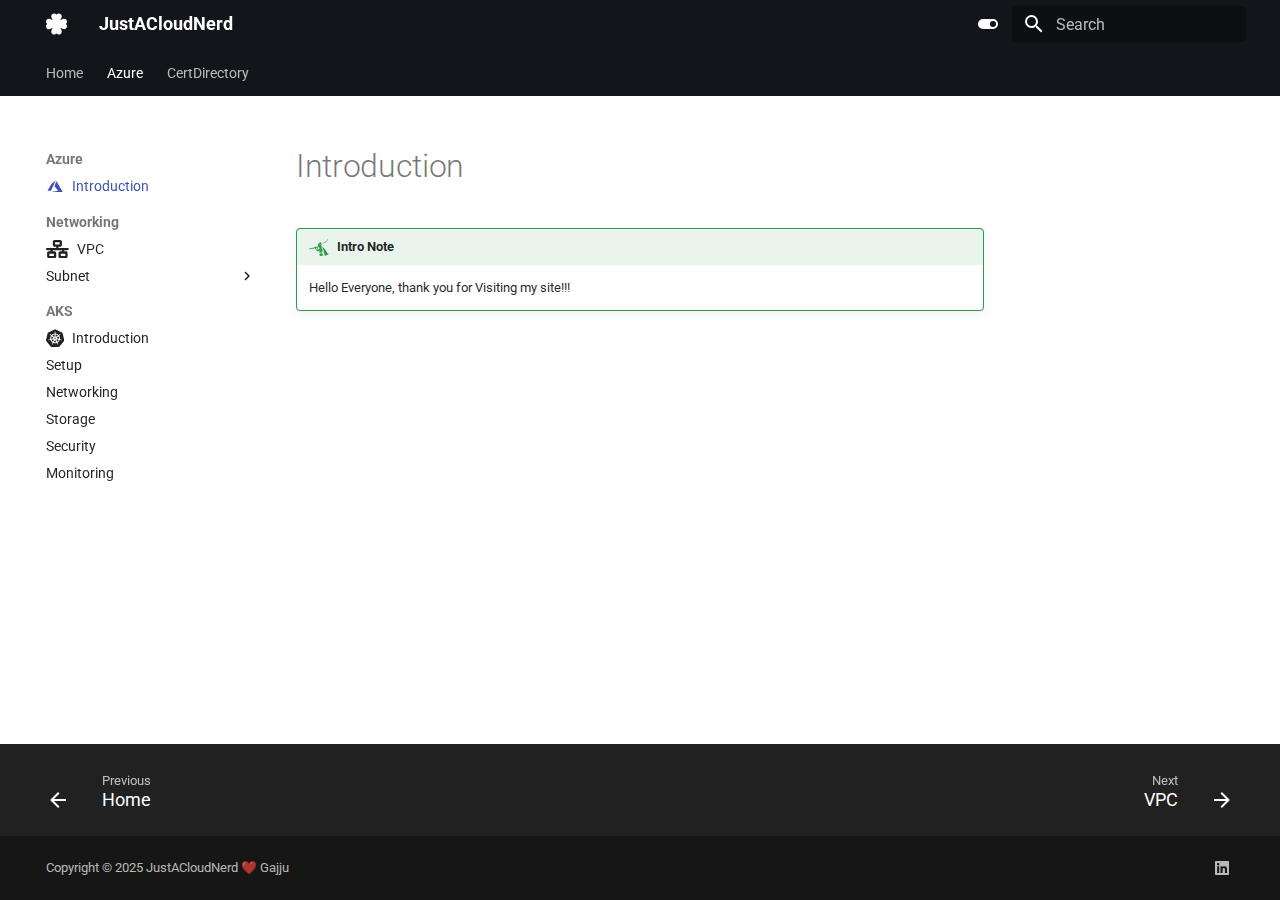
<file: Azure/intro/index.html>
<!doctype html>
<html lang="en" class="no-js">
  <head>
    
      <meta charset="utf-8">
      <meta name="viewport" content="width=device-width,initial-scale=1">
      
      
      
      
        <link rel="prev" href="../..">
      
      
        <link rel="next" href="../Networking/VPC/Introduction/intro/">
      
      
      <link rel="icon" href="../../images/nerd.png">
      <meta name="generator" content="mkdocs-1.6.1, mkdocs-material-9.6.14">
    
    
      
        <title>Introduction - JustACloudNerd</title>
      
    
    
      <link rel="stylesheet" href="../../assets/stylesheets/main.342714a4.min.css">
      
        
        <link rel="stylesheet" href="../../assets/stylesheets/palette.06af60db.min.css">
      
      


    
    
      
    
    
      
        
        
        <link rel="preconnect" href="https://fonts.gstatic.com" crossorigin>
        <link rel="stylesheet" href="https://fonts.googleapis.com/css?family=Roboto:300,300i,400,400i,700,700i%7CRoboto+Mono:400,400i,700,700i&display=fallback">
        <style>:root{--md-text-font:"Roboto";--md-code-font:"Roboto Mono"}</style>
      
    
    
      <link rel="stylesheet" href="../../stylesheets/extra.css">
    
    <script>__md_scope=new URL("../..",location),__md_hash=e=>[...e].reduce(((e,_)=>(e<<5)-e+_.charCodeAt(0)),0),__md_get=(e,_=localStorage,t=__md_scope)=>JSON.parse(_.getItem(t.pathname+"."+e)),__md_set=(e,_,t=localStorage,a=__md_scope)=>{try{t.setItem(a.pathname+"."+e,JSON.stringify(_))}catch(e){}}</script>
    
      

    
    
    
  </head>
  
  
    
    
      
    
    
    
    
    <body dir="ltr" data-md-color-scheme="default" data-md-color-primary="black" data-md-color-accent="purple">
  
    
    <input class="md-toggle" data-md-toggle="drawer" type="checkbox" id="__drawer" autocomplete="off">
    <input class="md-toggle" data-md-toggle="search" type="checkbox" id="__search" autocomplete="off">
    <label class="md-overlay" for="__drawer"></label>
    <div data-md-component="skip">
      
    </div>
    <div data-md-component="announce">
      
    </div>
    
    
      

<header class="md-header" data-md-component="header">
  <nav class="md-header__inner md-grid" aria-label="Header">
    <a href="../.." title="JustACloudNerd" class="md-header__button md-logo" aria-label="JustACloudNerd" data-md-component="logo">
      
  
  <svg xmlns="http://www.w3.org/2000/svg" viewBox="0 0 448 512"><!--! Font Awesome Free 6.7.2 by @fontawesome - https://fontawesome.com License - https://fontawesome.com/license/free (Icons: CC BY 4.0, Fonts: SIL OFL 1.1, Code: MIT License) Copyright 2024 Fonticons, Inc.--><path d="M216.6 49.9C205.1 38.5 189.5 32 173.3 32 139.4 32 112 59.4 112 93.3v4.9c0 12 3.3 23.7 9.4 34l18.8 31.3c1.1 1.8 1.2 3.1 1 4.2-.2 1.2-.8 2.5-2 3.6s-2.4 1.8-3.6 2c-1 .2-2.4.1-4.2-1l-31.3-18.8c-10.3-6.2-22-9.4-34-9.4h-4.9C27.4 144 0 171.4 0 205.3c0 16.2 6.5 31.8 17.9 43.3l1.2 1.2c3.4 3.4 3.4 9 0 12.4l-1.2 1.2C6.5 274.9 0 290.5 0 306.7 0 340.6 27.4 368 61.3 368h4.9c12 0 23.7-3.3 34-9.4l31.3-18.8c1.8-1.1 3.1-1.2 4.2-1 1.2.2 2.5.8 3.6 2s1.8 2.4 2 3.6c.2 1 .1 2.4-1 4.2l-18.8 31.3c-6.2 10.3-9.4 22-9.4 34v4.9c0 33.8 27.4 61.3 61.3 61.3 16.2 0 31.8-6.5 43.3-17.9l1.2-1.2c3.4-3.4 9-3.4 12.4 0l1.2 1.2c11.5 11.5 27.1 17.9 43.3 17.9 33.8 0 61.3-27.4 61.3-61.3v-4.9c0-12-3.3-23.7-9.4-34l-18.8-31.3c-1.1-1.8-1.2-3.1-1-4.2.2-1.2.8-2.5 2-3.6s2.4-1.8 3.6-2c1-.2 2.4-.1 4.2 1l31.3 18.8c10.3 6.2 22 9.4 34 9.4h4.9c33.8 0 61.3-27.4 61.3-61.3 0-16.2-6.5-31.8-17.9-43.3l-1.2-1.2c-3.4-3.4-3.4-9 0-12.4l1.2-1.2c11.5-11.5 17.9-27.1 17.9-43.3 0-33.8-27.4-61.3-61.3-61.3H382c-12 0-23.7 3.3-34 9.4l-31.3 18.8c-1.8 1.1-3.1 1.2-4.2 1-1.2-.2-2.5-.8-3.6-2s-1.8-2.4-2-3.6c-.2-1-.1-2.4 1-4.2l18.8-31.3c6.2-10.3 9.4-22 9.4-34v-4.9C336 59.4 308.6 32 274.7 32c-16.2 0-31.8 6.5-43.3 17.9l-1.2 1.2c-3.4 3.4-9 3.4-12.4 0z"/></svg>

    </a>
    <label class="md-header__button md-icon" for="__drawer">
      
      <svg xmlns="http://www.w3.org/2000/svg" viewBox="0 0 24 24"><path d="M3 6h18v2H3zm0 5h18v2H3zm0 5h18v2H3z"/></svg>
    </label>
    <div class="md-header__title" data-md-component="header-title">
      <div class="md-header__ellipsis">
        <div class="md-header__topic">
          <span class="md-ellipsis">
            JustACloudNerd
          </span>
        </div>
        <div class="md-header__topic" data-md-component="header-topic">
          <span class="md-ellipsis">
            
              Introduction
            
          </span>
        </div>
      </div>
    </div>
    
      
        <form class="md-header__option" data-md-component="palette">
  
    
    
    
    <input class="md-option" data-md-color-media="" data-md-color-scheme="default" data-md-color-primary="black" data-md-color-accent="purple"  aria-label="Switch to dark mode"  type="radio" name="__palette" id="__palette_0">
    
      <label class="md-header__button md-icon" title="Switch to dark mode" for="__palette_1" hidden>
        <svg xmlns="http://www.w3.org/2000/svg" viewBox="0 0 24 24"><path d="M17 7H7a5 5 0 0 0-5 5 5 5 0 0 0 5 5h10a5 5 0 0 0 5-5 5 5 0 0 0-5-5m0 8a3 3 0 0 1-3-3 3 3 0 0 1 3-3 3 3 0 0 1 3 3 3 3 0 0 1-3 3"/></svg>
      </label>
    
  
    
    
    
    <input class="md-option" data-md-color-media="" data-md-color-scheme="slate" data-md-color-primary="white" data-md-color-accent="deep-purple"  aria-label="Switch to light mode"  type="radio" name="__palette" id="__palette_1">
    
      <label class="md-header__button md-icon" title="Switch to light mode" for="__palette_0" hidden>
        <svg xmlns="http://www.w3.org/2000/svg" viewBox="0 0 24 24"><path d="M17 6H7c-3.31 0-6 2.69-6 6s2.69 6 6 6h10c3.31 0 6-2.69 6-6s-2.69-6-6-6m0 10H7c-2.21 0-4-1.79-4-4s1.79-4 4-4h10c2.21 0 4 1.79 4 4s-1.79 4-4 4M7 9c-1.66 0-3 1.34-3 3s1.34 3 3 3 3-1.34 3-3-1.34-3-3-3"/></svg>
      </label>
    
  
</form>
      
    
    
      <script>var palette=__md_get("__palette");if(palette&&palette.color){if("(prefers-color-scheme)"===palette.color.media){var media=matchMedia("(prefers-color-scheme: light)"),input=document.querySelector(media.matches?"[data-md-color-media='(prefers-color-scheme: light)']":"[data-md-color-media='(prefers-color-scheme: dark)']");palette.color.media=input.getAttribute("data-md-color-media"),palette.color.scheme=input.getAttribute("data-md-color-scheme"),palette.color.primary=input.getAttribute("data-md-color-primary"),palette.color.accent=input.getAttribute("data-md-color-accent")}for(var[key,value]of Object.entries(palette.color))document.body.setAttribute("data-md-color-"+key,value)}</script>
    
    
    
      
      
        <label class="md-header__button md-icon" for="__search">
          
          <svg xmlns="http://www.w3.org/2000/svg" viewBox="0 0 24 24"><path d="M9.5 3A6.5 6.5 0 0 1 16 9.5c0 1.61-.59 3.09-1.56 4.23l.27.27h.79l5 5-1.5 1.5-5-5v-.79l-.27-.27A6.52 6.52 0 0 1 9.5 16 6.5 6.5 0 0 1 3 9.5 6.5 6.5 0 0 1 9.5 3m0 2C7 5 5 7 5 9.5S7 14 9.5 14 14 12 14 9.5 12 5 9.5 5"/></svg>
        </label>
        <div class="md-search" data-md-component="search" role="dialog">
  <label class="md-search__overlay" for="__search"></label>
  <div class="md-search__inner" role="search">
    <form class="md-search__form" name="search">
      <input type="text" class="md-search__input" name="query" aria-label="Search" placeholder="Search" autocapitalize="off" autocorrect="off" autocomplete="off" spellcheck="false" data-md-component="search-query" required>
      <label class="md-search__icon md-icon" for="__search">
        
        <svg xmlns="http://www.w3.org/2000/svg" viewBox="0 0 24 24"><path d="M9.5 3A6.5 6.5 0 0 1 16 9.5c0 1.61-.59 3.09-1.56 4.23l.27.27h.79l5 5-1.5 1.5-5-5v-.79l-.27-.27A6.52 6.52 0 0 1 9.5 16 6.5 6.5 0 0 1 3 9.5 6.5 6.5 0 0 1 9.5 3m0 2C7 5 5 7 5 9.5S7 14 9.5 14 14 12 14 9.5 12 5 9.5 5"/></svg>
        
        <svg xmlns="http://www.w3.org/2000/svg" viewBox="0 0 24 24"><path d="M20 11v2H8l5.5 5.5-1.42 1.42L4.16 12l7.92-7.92L13.5 5.5 8 11z"/></svg>
      </label>
      <nav class="md-search__options" aria-label="Search">
        
          <a href="javascript:void(0)" class="md-search__icon md-icon" title="Share" aria-label="Share" data-clipboard data-clipboard-text="" data-md-component="search-share" tabindex="-1">
            
            <svg xmlns="http://www.w3.org/2000/svg" viewBox="0 0 24 24"><path d="M18 16.08c-.76 0-1.44.3-1.96.77L8.91 12.7c.05-.23.09-.46.09-.7s-.04-.47-.09-.7l7.05-4.11c.54.5 1.25.81 2.04.81a3 3 0 0 0 3-3 3 3 0 0 0-3-3 3 3 0 0 0-3 3c0 .24.04.47.09.7L8.04 9.81C7.5 9.31 6.79 9 6 9a3 3 0 0 0-3 3 3 3 0 0 0 3 3c.79 0 1.5-.31 2.04-.81l7.12 4.15c-.05.21-.08.43-.08.66 0 1.61 1.31 2.91 2.92 2.91s2.92-1.3 2.92-2.91A2.92 2.92 0 0 0 18 16.08"/></svg>
          </a>
        
        <button type="reset" class="md-search__icon md-icon" title="Clear" aria-label="Clear" tabindex="-1">
          
          <svg xmlns="http://www.w3.org/2000/svg" viewBox="0 0 24 24"><path d="M19 6.41 17.59 5 12 10.59 6.41 5 5 6.41 10.59 12 5 17.59 6.41 19 12 13.41 17.59 19 19 17.59 13.41 12z"/></svg>
        </button>
      </nav>
      
        <div class="md-search__suggest" data-md-component="search-suggest"></div>
      
    </form>
    <div class="md-search__output">
      <div class="md-search__scrollwrap" tabindex="0" data-md-scrollfix>
        <div class="md-search-result" data-md-component="search-result">
          <div class="md-search-result__meta">
            Initializing search
          </div>
          <ol class="md-search-result__list" role="presentation"></ol>
        </div>
      </div>
    </div>
  </div>
</div>
      
    
    
  </nav>
  
</header>
    
    <div class="md-container" data-md-component="container">
      
      
        
          
            
<nav class="md-tabs" aria-label="Tabs" data-md-component="tabs">
  <div class="md-grid">
    <ul class="md-tabs__list">
      
        
  
  
  
  
    <li class="md-tabs__item">
      <a href="../.." class="md-tabs__link">
        
  
  
    
  
  Home

      </a>
    </li>
  

      
        
  
  
  
    
  
  
    
    
      <li class="md-tabs__item md-tabs__item--active">
        <a href="./" class="md-tabs__link">
          
  
  
    
  
  Azure

        </a>
      </li>
    
  

      
        
  
  
  
  
    <li class="md-tabs__item">
      <a href="https://certdirectory.io/profile/69dcab74-c7bc-4413-852a-754c85dfa20c" class="md-tabs__link">
        
  
  
    
  
  CertDirectory

      </a>
    </li>
  

      
    </ul>
  </div>
</nav>
          
        
      
      <main class="md-main" data-md-component="main">
        <div class="md-main__inner md-grid">
          
            
              
              <div class="md-sidebar md-sidebar--primary" data-md-component="sidebar" data-md-type="navigation" >
                <div class="md-sidebar__scrollwrap">
                  <div class="md-sidebar__inner">
                    


  


<nav class="md-nav md-nav--primary md-nav--lifted" aria-label="Navigation" data-md-level="0">
  <label class="md-nav__title" for="__drawer">
    <a href="../.." title="JustACloudNerd" class="md-nav__button md-logo" aria-label="JustACloudNerd" data-md-component="logo">
      
  
  <svg xmlns="http://www.w3.org/2000/svg" viewBox="0 0 448 512"><!--! Font Awesome Free 6.7.2 by @fontawesome - https://fontawesome.com License - https://fontawesome.com/license/free (Icons: CC BY 4.0, Fonts: SIL OFL 1.1, Code: MIT License) Copyright 2024 Fonticons, Inc.--><path d="M216.6 49.9C205.1 38.5 189.5 32 173.3 32 139.4 32 112 59.4 112 93.3v4.9c0 12 3.3 23.7 9.4 34l18.8 31.3c1.1 1.8 1.2 3.1 1 4.2-.2 1.2-.8 2.5-2 3.6s-2.4 1.8-3.6 2c-1 .2-2.4.1-4.2-1l-31.3-18.8c-10.3-6.2-22-9.4-34-9.4h-4.9C27.4 144 0 171.4 0 205.3c0 16.2 6.5 31.8 17.9 43.3l1.2 1.2c3.4 3.4 3.4 9 0 12.4l-1.2 1.2C6.5 274.9 0 290.5 0 306.7 0 340.6 27.4 368 61.3 368h4.9c12 0 23.7-3.3 34-9.4l31.3-18.8c1.8-1.1 3.1-1.2 4.2-1 1.2.2 2.5.8 3.6 2s1.8 2.4 2 3.6c.2 1 .1 2.4-1 4.2l-18.8 31.3c-6.2 10.3-9.4 22-9.4 34v4.9c0 33.8 27.4 61.3 61.3 61.3 16.2 0 31.8-6.5 43.3-17.9l1.2-1.2c3.4-3.4 9-3.4 12.4 0l1.2 1.2c11.5 11.5 27.1 17.9 43.3 17.9 33.8 0 61.3-27.4 61.3-61.3v-4.9c0-12-3.3-23.7-9.4-34l-18.8-31.3c-1.1-1.8-1.2-3.1-1-4.2.2-1.2.8-2.5 2-3.6s2.4-1.8 3.6-2c1-.2 2.4-.1 4.2 1l31.3 18.8c10.3 6.2 22 9.4 34 9.4h4.9c33.8 0 61.3-27.4 61.3-61.3 0-16.2-6.5-31.8-17.9-43.3l-1.2-1.2c-3.4-3.4-3.4-9 0-12.4l1.2-1.2c11.5-11.5 17.9-27.1 17.9-43.3 0-33.8-27.4-61.3-61.3-61.3H382c-12 0-23.7 3.3-34 9.4l-31.3 18.8c-1.8 1.1-3.1 1.2-4.2 1-1.2-.2-2.5-.8-3.6-2s-1.8-2.4-2-3.6c-.2-1-.1-2.4 1-4.2l18.8-31.3c6.2-10.3 9.4-22 9.4-34v-4.9C336 59.4 308.6 32 274.7 32c-16.2 0-31.8 6.5-43.3 17.9l-1.2 1.2c-3.4 3.4-9 3.4-12.4 0z"/></svg>

    </a>
    JustACloudNerd
  </label>
  
  <ul class="md-nav__list" data-md-scrollfix>
    
      
      
  
  
  
  
    <li class="md-nav__item">
      <a href="../.." class="md-nav__link">
        
  
  
  <span class="md-ellipsis">
    Home
    
  </span>
  

      </a>
    </li>
  

    
      
      
  
  
    
  
  
  
    
    
      
        
      
        
      
        
      
    
    
    
      
        
        
      
      
        
      
    
    
    <li class="md-nav__item md-nav__item--active md-nav__item--section md-nav__item--nested">
      
        
        
        <input class="md-nav__toggle md-toggle " type="checkbox" id="__nav_2" checked>
        
          
          <label class="md-nav__link" for="__nav_2" id="__nav_2_label" tabindex="">
            
  
  
  <span class="md-ellipsis">
    Azure
    
  </span>
  

            <span class="md-nav__icon md-icon"></span>
          </label>
        
        <nav class="md-nav" data-md-level="1" aria-labelledby="__nav_2_label" aria-expanded="true">
          <label class="md-nav__title" for="__nav_2">
            <span class="md-nav__icon md-icon"></span>
            Azure
          </label>
          <ul class="md-nav__list" data-md-scrollfix>
            
              
                
  
  
    
  
  
  
    <li class="md-nav__item md-nav__item--active">
      
      <input class="md-nav__toggle md-toggle" type="checkbox" id="__toc">
      
      
      
      <a href="./" class="md-nav__link md-nav__link--active">
        
  
  
    <svg xmlns="http://www.w3.org/2000/svg" viewBox="0 0 24 24"><path d="M13.05 4.24 6.56 18.05 2 18l5.09-8.76zm.7 1.09L22 19.76H6.74l9.3-1.66-4.87-5.79z"/></svg>
  
  <span class="md-ellipsis">
    Introduction
    
  </span>
  

      </a>
      
    </li>
  

              
            
              
                
  
  
  
  
    
    
      
        
      
        
      
    
    
    
      
      
        
          
          
        
      
    
    
    <li class="md-nav__item md-nav__item--section md-nav__item--nested">
      
        
        
        <input class="md-nav__toggle md-toggle " type="checkbox" id="__nav_2_2" >
        
          
          <label class="md-nav__link" for="__nav_2_2" id="__nav_2_2_label" tabindex="">
            
  
  
  <span class="md-ellipsis">
    Networking
    
  </span>
  

            <span class="md-nav__icon md-icon"></span>
          </label>
        
        <nav class="md-nav" data-md-level="2" aria-labelledby="__nav_2_2_label" aria-expanded="false">
          <label class="md-nav__title" for="__nav_2_2">
            <span class="md-nav__icon md-icon"></span>
            Networking
          </label>
          <ul class="md-nav__list" data-md-scrollfix>
            
              
                
  
  
  
  
    <li class="md-nav__item">
      <a href="../Networking/VPC/Introduction/intro/" class="md-nav__link">
        
  
  
    <svg xmlns="http://www.w3.org/2000/svg" viewBox="0 0 640 512"><!--! Font Awesome Free 6.7.2 by @fontawesome - https://fontawesome.com License - https://fontawesome.com/license/free (Icons: CC BY 4.0, Fonts: SIL OFL 1.1, Code: MIT License) Copyright 2024 Fonticons, Inc.--><path d="M256 64h128v64H256zM240 0c-26.5 0-48 21.5-48 48v96c0 26.5 21.5 48 48 48h48v32H32c-17.7 0-32 14.3-32 32s14.3 32 32 32h96v32H80c-26.5 0-48 21.5-48 48v96c0 26.5 21.5 48 48 48h160c26.5 0 48-21.5 48-48v-96c0-26.5-21.5-48-48-48h-48v-32h256v32h-48c-26.5 0-48 21.5-48 48v96c0 26.5 21.5 48 48 48h160c26.5 0 48-21.5 48-48v-96c0-26.5-21.5-48-48-48h-48v-32h96c17.7 0 32-14.3 32-32s-14.3-32-32-32H352v-32h48c26.5 0 48-21.5 48-48V48c0-26.5-21.5-48-48-48zM96 448v-64h128v64zm320-64h128v64H416z"/></svg>
  
  <span class="md-ellipsis">
    VPC
    
  </span>
  

      </a>
    </li>
  

              
            
              
                
  
  
  
  
    
    
      
        
      
        
      
        
      
        
      
    
    
    
      
      
        
      
    
    
    <li class="md-nav__item md-nav__item--nested">
      
        
        
        <input class="md-nav__toggle md-toggle " type="checkbox" id="__nav_2_2_2" >
        
          
          <label class="md-nav__link" for="__nav_2_2_2" id="__nav_2_2_2_label" tabindex="0">
            
  
  
  <span class="md-ellipsis">
    Subnet
    
  </span>
  

            <span class="md-nav__icon md-icon"></span>
          </label>
        
        <nav class="md-nav" data-md-level="3" aria-labelledby="__nav_2_2_2_label" aria-expanded="false">
          <label class="md-nav__title" for="__nav_2_2_2">
            <span class="md-nav__icon md-icon"></span>
            Subnet
          </label>
          <ul class="md-nav__list" data-md-scrollfix>
            
              
                
  
  
  
  
    <li class="md-nav__item">
      <a href="../../azure/vpc/setup.md" class="md-nav__link">
        
  
  
  <span class="md-ellipsis">
    Introduction
    
  </span>
  

      </a>
    </li>
  

              
            
              
                
  
  
  
  
    <li class="md-nav__item">
      <a href="../../azure/vpc/setup.md" class="md-nav__link">
        
  
  
  <span class="md-ellipsis">
    Setup
    
  </span>
  

      </a>
    </li>
  

              
            
              
                
  
  
  
  
    <li class="md-nav__item">
      <a href="../../azure/vpc/security.md" class="md-nav__link">
        
  
  
  <span class="md-ellipsis">
    Security
    
  </span>
  

      </a>
    </li>
  

              
            
              
                
  
  
  
  
    <li class="md-nav__item">
      <a href="../../azure/vpc/monitoring.md" class="md-nav__link">
        
  
  
  <span class="md-ellipsis">
    Monitoring
    
  </span>
  

      </a>
    </li>
  

              
            
          </ul>
        </nav>
      
    </li>
  

              
            
          </ul>
        </nav>
      
    </li>
  

              
            
              
                
  
  
  
  
    
    
      
        
      
        
      
        
      
        
      
        
      
        
      
    
    
    
      
      
        
          
          
        
      
    
    
    <li class="md-nav__item md-nav__item--section md-nav__item--nested">
      
        
        
        <input class="md-nav__toggle md-toggle " type="checkbox" id="__nav_2_3" >
        
          
          <label class="md-nav__link" for="__nav_2_3" id="__nav_2_3_label" tabindex="">
            
  
  
  <span class="md-ellipsis">
    AKS
    
  </span>
  

            <span class="md-nav__icon md-icon"></span>
          </label>
        
        <nav class="md-nav" data-md-level="2" aria-labelledby="__nav_2_3_label" aria-expanded="false">
          <label class="md-nav__title" for="__nav_2_3">
            <span class="md-nav__icon md-icon"></span>
            AKS
          </label>
          <ul class="md-nav__list" data-md-scrollfix>
            
              
                
  
  
  
  
    <li class="md-nav__item">
      <a href="../AKS/intro/" class="md-nav__link">
        
  
  
    <svg xmlns="http://www.w3.org/2000/svg" viewBox="0 0 24 24"><path d="m10.204 14.35.007.01-.999 2.413a5.17 5.17 0 0 1-2.075-2.597l2.578-.437.004.005a.44.44 0 0 1 .484.606zm-.833-2.129a.44.44 0 0 0 .173-.756l.002-.011L7.585 9.7a5.14 5.14 0 0 0-.73 3.255l2.514-.725zm1.145-1.98a.44.44 0 0 0 .699-.337l.01-.005.15-2.62a5.14 5.14 0 0 0-3.01 1.442l2.147 1.523zm.76 2.75.723.349.722-.347.18-.78-.5-.623h-.804l-.5.623.179.779zm1.5-3.095a.44.44 0 0 0 .7.336l.008.003 2.134-1.513a5.2 5.2 0 0 0-2.992-1.442l.148 2.615zm10.876 5.97-5.773 7.181a1.6 1.6 0 0 1-1.248.594l-9.261.003a1.6 1.6 0 0 1-1.247-.596l-5.776-7.18a1.58 1.58 0 0 1-.307-1.34L2.1 5.573c.108-.47.425-.864.863-1.073L11.305.513a1.6 1.6 0 0 1 1.385 0l8.345 3.985c.438.209.755.604.863 1.073l2.062 8.955c.108.47-.005.963-.308 1.34m-3.289-2.057c-.042-.01-.103-.026-.145-.034-.174-.033-.315-.025-.479-.038-.35-.037-.638-.067-.895-.148-.105-.04-.18-.165-.216-.216l-.201-.059a6.5 6.5 0 0 0-.105-2.332 6.5 6.5 0 0 0-.936-2.163c.052-.047.15-.133.177-.159.008-.09.001-.183.094-.282.197-.185.444-.338.743-.522.142-.084.273-.137.415-.242.032-.024.076-.062.11-.089.24-.191.295-.52.123-.736s-.506-.236-.745-.045c-.034.027-.08.062-.111.088-.134.116-.217.23-.33.35-.246.25-.45.458-.673.609-.097.056-.239.037-.303.033l-.19.135a6.55 6.55 0 0 0-4.146-2.003l-.012-.223c-.065-.062-.143-.115-.163-.25-.022-.268.015-.557.057-.905.023-.163.061-.298.068-.475.001-.04-.001-.099-.001-.142 0-.306-.224-.555-.5-.555-.275 0-.499.249-.499.555l.001.014c0 .041-.002.092 0 .128.006.177.044.312.067.475.042.348.078.637.056.906a.55.55 0 0 1-.162.258l-.012.211a6.42 6.42 0 0 0-4.166 2.003l-.18-.128c-.09.012-.18.04-.297-.029-.223-.15-.427-.358-.673-.608-.113-.12-.195-.234-.329-.349l-.111-.088a.6.6 0 0 0-.348-.132.48.48 0 0 0-.398.176c-.172.216-.117.546.123.737l.007.005.104.083c.142.105.272.159.414.242.299.185.546.338.743.522.076.082.09.226.1.288l.16.143a6.46 6.46 0 0 0-1.02 4.506l-.208.06c-.055.072-.133.184-.215.217-.257.081-.546.11-.895.147-.164.014-.305.006-.48.039-.037.007-.09.02-.133.03l-.004.002-.007.002c-.295.071-.484.342-.423.608.061.267.349.429.645.365l.007-.001.01-.003.129-.029c.17-.046.294-.113.448-.172.33-.118.604-.217.87-.256.112-.009.23.069.288.101l.217-.037a6.5 6.5 0 0 0 2.88 3.596l-.09.218c.033.084.069.199.044.282-.097.252-.263.517-.452.813-.091.136-.185.242-.268.399-.02.037-.045.095-.064.134-.128.275-.034.591.213.71.248.12.556-.007.69-.282v-.002c.02-.039.046-.09.062-.127.07-.162.094-.301.144-.458.132-.332.205-.68.387-.897.05-.06.13-.082.215-.105l.113-.205a6.45 6.45 0 0 0 4.609.012l.106.192c.086.028.18.042.256.155.136.232.229.507.342.84.05.156.074.295.145.457.016.037.043.09.062.129.133.276.442.402.69.282.247-.118.341-.435.213-.71-.02-.039-.045-.096-.065-.134-.083-.156-.177-.261-.268-.398-.19-.296-.346-.541-.443-.793-.04-.13.007-.21.038-.294-.018-.022-.059-.144-.083-.202a6.5 6.5 0 0 0 2.88-3.622c.064.01.176.03.213.038.075-.05.144-.114.28-.104.266.039.54.138.87.256.154.06.277.128.448.173.036.01.088.019.13.028l.009.003.007.001c.297.064.584-.098.645-.365.06-.266-.128-.537-.423-.608M16.4 9.701l-1.95 1.746v.005a.44.44 0 0 0 .173.757l.003.01 2.526.728a5.2 5.2 0 0 0-.108-1.674A5.2 5.2 0 0 0 16.4 9.7zm-4.013 5.325a.44.44 0 0 0-.404-.232.44.44 0 0 0-.372.233h-.002l-1.268 2.292a5.16 5.16 0 0 0 3.326.003l-1.27-2.296zm1.888-1.293a.44.44 0 0 0-.27.036.44.44 0 0 0-.214.572l-.003.004 1.01 2.438a5.15 5.15 0 0 0 2.081-2.615l-2.6-.44z"/></svg>
  
  <span class="md-ellipsis">
    Introduction
    
  </span>
  

      </a>
    </li>
  

              
            
              
                
  
  
  
  
    <li class="md-nav__item">
      <a href="../../aks/setup.md" class="md-nav__link">
        
  
  
  <span class="md-ellipsis">
    Setup
    
  </span>
  

      </a>
    </li>
  

              
            
              
                
  
  
  
  
    <li class="md-nav__item">
      <a href="../../aks/networking.md" class="md-nav__link">
        
  
  
  <span class="md-ellipsis">
    Networking
    
  </span>
  

      </a>
    </li>
  

              
            
              
                
  
  
  
  
    <li class="md-nav__item">
      <a href="../../aks/storage.md" class="md-nav__link">
        
  
  
  <span class="md-ellipsis">
    Storage
    
  </span>
  

      </a>
    </li>
  

              
            
              
                
  
  
  
  
    <li class="md-nav__item">
      <a href="../../aks/security.md" class="md-nav__link">
        
  
  
  <span class="md-ellipsis">
    Security
    
  </span>
  

      </a>
    </li>
  

              
            
              
                
  
  
  
  
    <li class="md-nav__item">
      <a href="../../aks/monitoring.md" class="md-nav__link">
        
  
  
  <span class="md-ellipsis">
    Monitoring
    
  </span>
  

      </a>
    </li>
  

              
            
          </ul>
        </nav>
      
    </li>
  

              
            
          </ul>
        </nav>
      
    </li>
  

    
      
      
  
  
  
  
    <li class="md-nav__item">
      <a href="https://certdirectory.io/profile/69dcab74-c7bc-4413-852a-754c85dfa20c" class="md-nav__link">
        
  
  
  <span class="md-ellipsis">
    CertDirectory
    
  </span>
  

      </a>
    </li>
  

    
  </ul>
</nav>
                  </div>
                </div>
              </div>
            
            
              
              <div class="md-sidebar md-sidebar--secondary" data-md-component="sidebar" data-md-type="toc" >
                <div class="md-sidebar__scrollwrap">
                  <div class="md-sidebar__inner">
                    

<nav class="md-nav md-nav--secondary" aria-label="Table of contents">
  
  
  
  
</nav>
                  </div>
                </div>
              </div>
            
          
          
            <div class="md-content" data-md-component="content">
              <article class="md-content__inner md-typeset">
                
                  



  <h1>Introduction</h1>

<div class="admonition pied-piper">
<p class="admonition-title">Intro Note</p>
<p>Hello Everyone, thank you for Visiting my site!!!</p>
</div>







  
  






                
              </article>
            </div>
          
          
<script>var target=document.getElementById(location.hash.slice(1));target&&target.name&&(target.checked=target.name.startsWith("__tabbed_"))</script>
        </div>
        
          <button type="button" class="md-top md-icon" data-md-component="top" hidden>
  
  <svg xmlns="http://www.w3.org/2000/svg" viewBox="0 0 24 24"><path d="M13 20h-2V8l-5.5 5.5-1.42-1.42L12 4.16l7.92 7.92-1.42 1.42L13 8z"/></svg>
  Back to top
</button>
        
      </main>
      
        <footer class="md-footer">
  
    
      
      <nav class="md-footer__inner md-grid" aria-label="Footer" >
        
          
          <a href="../.." class="md-footer__link md-footer__link--prev" aria-label="Previous: Home">
            <div class="md-footer__button md-icon">
              
              <svg xmlns="http://www.w3.org/2000/svg" viewBox="0 0 24 24"><path d="M20 11v2H8l5.5 5.5-1.42 1.42L4.16 12l7.92-7.92L13.5 5.5 8 11z"/></svg>
            </div>
            <div class="md-footer__title">
              <span class="md-footer__direction">
                Previous
              </span>
              <div class="md-ellipsis">
                Home
              </div>
            </div>
          </a>
        
        
          
          <a href="../Networking/VPC/Introduction/intro/" class="md-footer__link md-footer__link--next" aria-label="Next: VPC">
            <div class="md-footer__title">
              <span class="md-footer__direction">
                Next
              </span>
              <div class="md-ellipsis">
                VPC
              </div>
            </div>
            <div class="md-footer__button md-icon">
              
              <svg xmlns="http://www.w3.org/2000/svg" viewBox="0 0 24 24"><path d="M4 11v2h12l-5.5 5.5 1.42 1.42L19.84 12l-7.92-7.92L10.5 5.5 16 11z"/></svg>
            </div>
          </a>
        
      </nav>
    
  
  <div class="md-footer-meta md-typeset">
    <div class="md-footer-meta__inner md-grid">
      <div class="md-copyright">
  
    <div class="md-copyright__highlight">
      Copyright © 2025 JustACloudNerd ❤️ Gajju
    </div>
  
  
</div>
      
        <div class="md-social">
  
    
    
    
    
      
      
    
    <a href="https://www.linkedin.com/in/gajanandsingh1612" target="_blank" rel="noopener" title="www.linkedin.com" class="md-social__link">
      <svg xmlns="http://www.w3.org/2000/svg" viewBox="0 0 448 512"><!--! Font Awesome Free 6.7.2 by @fontawesome - https://fontawesome.com License - https://fontawesome.com/license/free (Icons: CC BY 4.0, Fonts: SIL OFL 1.1, Code: MIT License) Copyright 2024 Fonticons, Inc.--><path d="M416 32H31.9C14.3 32 0 46.5 0 64.3v383.4C0 465.5 14.3 480 31.9 480H416c17.6 0 32-14.5 32-32.3V64.3c0-17.8-14.4-32.3-32-32.3M135.4 416H69V202.2h66.5V416zm-33.2-243c-21.3 0-38.5-17.3-38.5-38.5S80.9 96 102.2 96c21.2 0 38.5 17.3 38.5 38.5 0 21.3-17.2 38.5-38.5 38.5m282.1 243h-66.4V312c0-24.8-.5-56.7-34.5-56.7-34.6 0-39.9 27-39.9 54.9V416h-66.4V202.2h63.7v29.2h.9c8.9-16.8 30.6-34.5 62.9-34.5 67.2 0 79.7 44.3 79.7 101.9z"/></svg>
    </a>
  
</div>
      
    </div>
  </div>
</footer>
      
    </div>
    <div class="md-dialog" data-md-component="dialog">
      <div class="md-dialog__inner md-typeset"></div>
    </div>
    
    
    
      
      <script id="__config" type="application/json">{"base": "../..", "features": ["content.code.annotate", "content.code.copy", "content.code.link", "header.autohide", "announce.dismiss", "navigation.footer", "navigation.indexes", "navigation.sections", "navigation.tabs", "navigation.top", "navigation.tracking", "search.highlight", "search.share", "search.suggest"], "search": "../../assets/javascripts/workers/search.d50fe291.min.js", "tags": null, "translations": {"clipboard.copied": "Copied to clipboard", "clipboard.copy": "Copy to clipboard", "search.result.more.one": "1 more on this page", "search.result.more.other": "# more on this page", "search.result.none": "No matching documents", "search.result.one": "1 matching document", "search.result.other": "# matching documents", "search.result.placeholder": "Type to start searching", "search.result.term.missing": "Missing", "select.version": "Select version"}, "version": null}</script>
    
    
      <script src="../../assets/javascripts/bundle.13a4f30d.min.js"></script>
      
    
  </body>
</html>
</file>
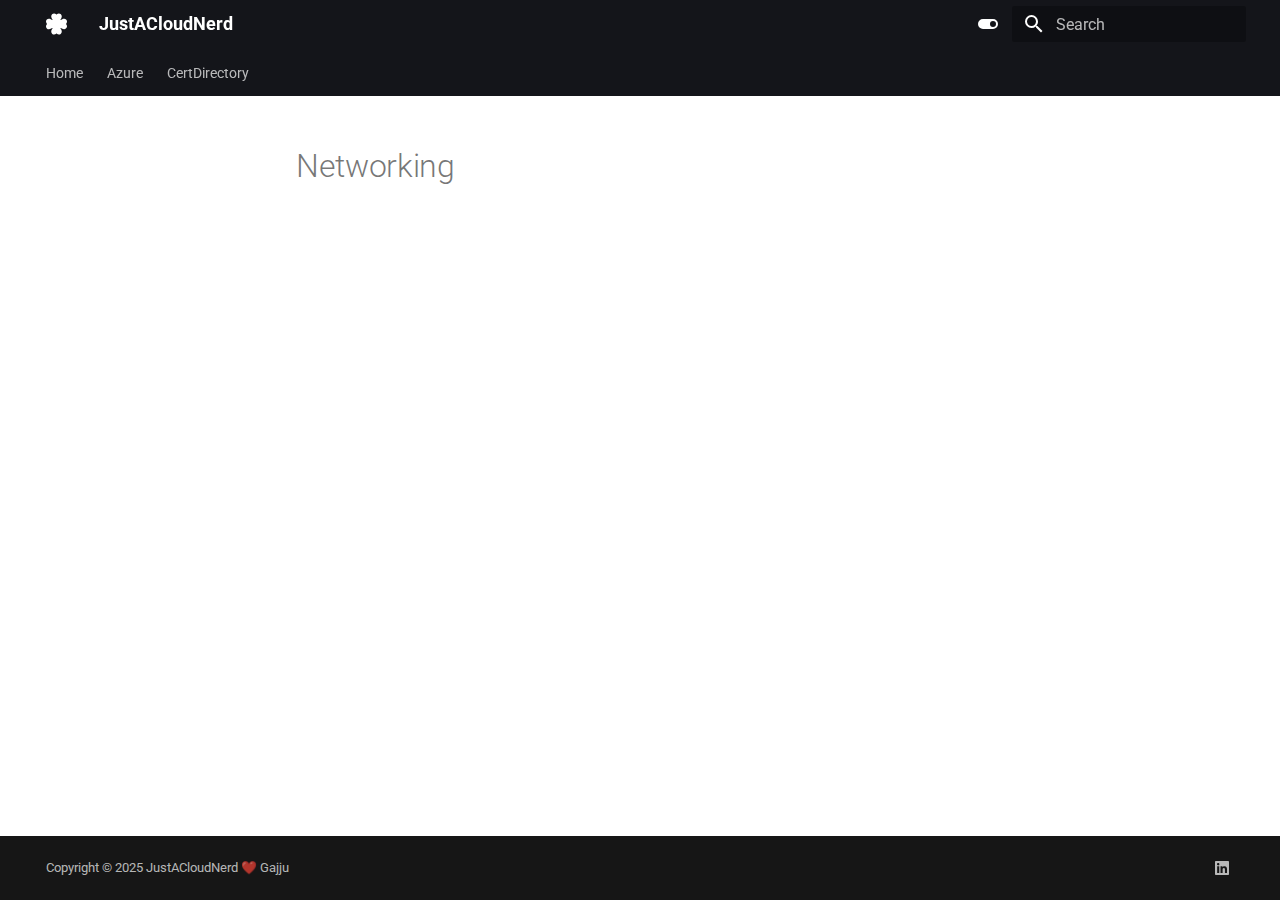
<file: Azure/Networking/index.html>
<!doctype html>
<html lang="en" class="no-js">
  <head>
    
      <meta charset="utf-8">
      <meta name="viewport" content="width=device-width,initial-scale=1">
      
      
      
      
      
      
      <link rel="icon" href="../../images/nerd.png">
      <meta name="generator" content="mkdocs-1.6.1, mkdocs-material-9.6.14">
    
    
      
        <title>Networking - JustACloudNerd</title>
      
    
    
      <link rel="stylesheet" href="../../assets/stylesheets/main.342714a4.min.css">
      
        
        <link rel="stylesheet" href="../../assets/stylesheets/palette.06af60db.min.css">
      
      


    
    
      
    
    
      
        
        
        <link rel="preconnect" href="https://fonts.gstatic.com" crossorigin>
        <link rel="stylesheet" href="https://fonts.googleapis.com/css?family=Roboto:300,300i,400,400i,700,700i%7CRoboto+Mono:400,400i,700,700i&display=fallback">
        <style>:root{--md-text-font:"Roboto";--md-code-font:"Roboto Mono"}</style>
      
    
    
      <link rel="stylesheet" href="../../stylesheets/extra.css">
    
    <script>__md_scope=new URL("../..",location),__md_hash=e=>[...e].reduce(((e,_)=>(e<<5)-e+_.charCodeAt(0)),0),__md_get=(e,_=localStorage,t=__md_scope)=>JSON.parse(_.getItem(t.pathname+"."+e)),__md_set=(e,_,t=localStorage,a=__md_scope)=>{try{t.setItem(a.pathname+"."+e,JSON.stringify(_))}catch(e){}}</script>
    
      

    
    
    
  </head>
  
  
    
    
      
    
    
    
    
    <body dir="ltr" data-md-color-scheme="default" data-md-color-primary="black" data-md-color-accent="purple">
  
    
    <input class="md-toggle" data-md-toggle="drawer" type="checkbox" id="__drawer" autocomplete="off">
    <input class="md-toggle" data-md-toggle="search" type="checkbox" id="__search" autocomplete="off">
    <label class="md-overlay" for="__drawer"></label>
    <div data-md-component="skip">
      
    </div>
    <div data-md-component="announce">
      
    </div>
    
    
      

<header class="md-header" data-md-component="header">
  <nav class="md-header__inner md-grid" aria-label="Header">
    <a href="../.." title="JustACloudNerd" class="md-header__button md-logo" aria-label="JustACloudNerd" data-md-component="logo">
      
  
  <svg xmlns="http://www.w3.org/2000/svg" viewBox="0 0 448 512"><!--! Font Awesome Free 6.7.2 by @fontawesome - https://fontawesome.com License - https://fontawesome.com/license/free (Icons: CC BY 4.0, Fonts: SIL OFL 1.1, Code: MIT License) Copyright 2024 Fonticons, Inc.--><path d="M216.6 49.9C205.1 38.5 189.5 32 173.3 32 139.4 32 112 59.4 112 93.3v4.9c0 12 3.3 23.7 9.4 34l18.8 31.3c1.1 1.8 1.2 3.1 1 4.2-.2 1.2-.8 2.5-2 3.6s-2.4 1.8-3.6 2c-1 .2-2.4.1-4.2-1l-31.3-18.8c-10.3-6.2-22-9.4-34-9.4h-4.9C27.4 144 0 171.4 0 205.3c0 16.2 6.5 31.8 17.9 43.3l1.2 1.2c3.4 3.4 3.4 9 0 12.4l-1.2 1.2C6.5 274.9 0 290.5 0 306.7 0 340.6 27.4 368 61.3 368h4.9c12 0 23.7-3.3 34-9.4l31.3-18.8c1.8-1.1 3.1-1.2 4.2-1 1.2.2 2.5.8 3.6 2s1.8 2.4 2 3.6c.2 1 .1 2.4-1 4.2l-18.8 31.3c-6.2 10.3-9.4 22-9.4 34v4.9c0 33.8 27.4 61.3 61.3 61.3 16.2 0 31.8-6.5 43.3-17.9l1.2-1.2c3.4-3.4 9-3.4 12.4 0l1.2 1.2c11.5 11.5 27.1 17.9 43.3 17.9 33.8 0 61.3-27.4 61.3-61.3v-4.9c0-12-3.3-23.7-9.4-34l-18.8-31.3c-1.1-1.8-1.2-3.1-1-4.2.2-1.2.8-2.5 2-3.6s2.4-1.8 3.6-2c1-.2 2.4-.1 4.2 1l31.3 18.8c10.3 6.2 22 9.4 34 9.4h4.9c33.8 0 61.3-27.4 61.3-61.3 0-16.2-6.5-31.8-17.9-43.3l-1.2-1.2c-3.4-3.4-3.4-9 0-12.4l1.2-1.2c11.5-11.5 17.9-27.1 17.9-43.3 0-33.8-27.4-61.3-61.3-61.3H382c-12 0-23.7 3.3-34 9.4l-31.3 18.8c-1.8 1.1-3.1 1.2-4.2 1-1.2-.2-2.5-.8-3.6-2s-1.8-2.4-2-3.6c-.2-1-.1-2.4 1-4.2l18.8-31.3c6.2-10.3 9.4-22 9.4-34v-4.9C336 59.4 308.6 32 274.7 32c-16.2 0-31.8 6.5-43.3 17.9l-1.2 1.2c-3.4 3.4-9 3.4-12.4 0z"/></svg>

    </a>
    <label class="md-header__button md-icon" for="__drawer">
      
      <svg xmlns="http://www.w3.org/2000/svg" viewBox="0 0 24 24"><path d="M3 6h18v2H3zm0 5h18v2H3zm0 5h18v2H3z"/></svg>
    </label>
    <div class="md-header__title" data-md-component="header-title">
      <div class="md-header__ellipsis">
        <div class="md-header__topic">
          <span class="md-ellipsis">
            JustACloudNerd
          </span>
        </div>
        <div class="md-header__topic" data-md-component="header-topic">
          <span class="md-ellipsis">
            
              Networking
            
          </span>
        </div>
      </div>
    </div>
    
      
        <form class="md-header__option" data-md-component="palette">
  
    
    
    
    <input class="md-option" data-md-color-media="" data-md-color-scheme="default" data-md-color-primary="black" data-md-color-accent="purple"  aria-label="Switch to dark mode"  type="radio" name="__palette" id="__palette_0">
    
      <label class="md-header__button md-icon" title="Switch to dark mode" for="__palette_1" hidden>
        <svg xmlns="http://www.w3.org/2000/svg" viewBox="0 0 24 24"><path d="M17 7H7a5 5 0 0 0-5 5 5 5 0 0 0 5 5h10a5 5 0 0 0 5-5 5 5 0 0 0-5-5m0 8a3 3 0 0 1-3-3 3 3 0 0 1 3-3 3 3 0 0 1 3 3 3 3 0 0 1-3 3"/></svg>
      </label>
    
  
    
    
    
    <input class="md-option" data-md-color-media="" data-md-color-scheme="slate" data-md-color-primary="white" data-md-color-accent="deep-purple"  aria-label="Switch to light mode"  type="radio" name="__palette" id="__palette_1">
    
      <label class="md-header__button md-icon" title="Switch to light mode" for="__palette_0" hidden>
        <svg xmlns="http://www.w3.org/2000/svg" viewBox="0 0 24 24"><path d="M17 6H7c-3.31 0-6 2.69-6 6s2.69 6 6 6h10c3.31 0 6-2.69 6-6s-2.69-6-6-6m0 10H7c-2.21 0-4-1.79-4-4s1.79-4 4-4h10c2.21 0 4 1.79 4 4s-1.79 4-4 4M7 9c-1.66 0-3 1.34-3 3s1.34 3 3 3 3-1.34 3-3-1.34-3-3-3"/></svg>
      </label>
    
  
</form>
      
    
    
      <script>var palette=__md_get("__palette");if(palette&&palette.color){if("(prefers-color-scheme)"===palette.color.media){var media=matchMedia("(prefers-color-scheme: light)"),input=document.querySelector(media.matches?"[data-md-color-media='(prefers-color-scheme: light)']":"[data-md-color-media='(prefers-color-scheme: dark)']");palette.color.media=input.getAttribute("data-md-color-media"),palette.color.scheme=input.getAttribute("data-md-color-scheme"),palette.color.primary=input.getAttribute("data-md-color-primary"),palette.color.accent=input.getAttribute("data-md-color-accent")}for(var[key,value]of Object.entries(palette.color))document.body.setAttribute("data-md-color-"+key,value)}</script>
    
    
    
      
      
        <label class="md-header__button md-icon" for="__search">
          
          <svg xmlns="http://www.w3.org/2000/svg" viewBox="0 0 24 24"><path d="M9.5 3A6.5 6.5 0 0 1 16 9.5c0 1.61-.59 3.09-1.56 4.23l.27.27h.79l5 5-1.5 1.5-5-5v-.79l-.27-.27A6.52 6.52 0 0 1 9.5 16 6.5 6.5 0 0 1 3 9.5 6.5 6.5 0 0 1 9.5 3m0 2C7 5 5 7 5 9.5S7 14 9.5 14 14 12 14 9.5 12 5 9.5 5"/></svg>
        </label>
        <div class="md-search" data-md-component="search" role="dialog">
  <label class="md-search__overlay" for="__search"></label>
  <div class="md-search__inner" role="search">
    <form class="md-search__form" name="search">
      <input type="text" class="md-search__input" name="query" aria-label="Search" placeholder="Search" autocapitalize="off" autocorrect="off" autocomplete="off" spellcheck="false" data-md-component="search-query" required>
      <label class="md-search__icon md-icon" for="__search">
        
        <svg xmlns="http://www.w3.org/2000/svg" viewBox="0 0 24 24"><path d="M9.5 3A6.5 6.5 0 0 1 16 9.5c0 1.61-.59 3.09-1.56 4.23l.27.27h.79l5 5-1.5 1.5-5-5v-.79l-.27-.27A6.52 6.52 0 0 1 9.5 16 6.5 6.5 0 0 1 3 9.5 6.5 6.5 0 0 1 9.5 3m0 2C7 5 5 7 5 9.5S7 14 9.5 14 14 12 14 9.5 12 5 9.5 5"/></svg>
        
        <svg xmlns="http://www.w3.org/2000/svg" viewBox="0 0 24 24"><path d="M20 11v2H8l5.5 5.5-1.42 1.42L4.16 12l7.92-7.92L13.5 5.5 8 11z"/></svg>
      </label>
      <nav class="md-search__options" aria-label="Search">
        
          <a href="javascript:void(0)" class="md-search__icon md-icon" title="Share" aria-label="Share" data-clipboard data-clipboard-text="" data-md-component="search-share" tabindex="-1">
            
            <svg xmlns="http://www.w3.org/2000/svg" viewBox="0 0 24 24"><path d="M18 16.08c-.76 0-1.44.3-1.96.77L8.91 12.7c.05-.23.09-.46.09-.7s-.04-.47-.09-.7l7.05-4.11c.54.5 1.25.81 2.04.81a3 3 0 0 0 3-3 3 3 0 0 0-3-3 3 3 0 0 0-3 3c0 .24.04.47.09.7L8.04 9.81C7.5 9.31 6.79 9 6 9a3 3 0 0 0-3 3 3 3 0 0 0 3 3c.79 0 1.5-.31 2.04-.81l7.12 4.15c-.05.21-.08.43-.08.66 0 1.61 1.31 2.91 2.92 2.91s2.92-1.3 2.92-2.91A2.92 2.92 0 0 0 18 16.08"/></svg>
          </a>
        
        <button type="reset" class="md-search__icon md-icon" title="Clear" aria-label="Clear" tabindex="-1">
          
          <svg xmlns="http://www.w3.org/2000/svg" viewBox="0 0 24 24"><path d="M19 6.41 17.59 5 12 10.59 6.41 5 5 6.41 10.59 12 5 17.59 6.41 19 12 13.41 17.59 19 19 17.59 13.41 12z"/></svg>
        </button>
      </nav>
      
        <div class="md-search__suggest" data-md-component="search-suggest"></div>
      
    </form>
    <div class="md-search__output">
      <div class="md-search__scrollwrap" tabindex="0" data-md-scrollfix>
        <div class="md-search-result" data-md-component="search-result">
          <div class="md-search-result__meta">
            Initializing search
          </div>
          <ol class="md-search-result__list" role="presentation"></ol>
        </div>
      </div>
    </div>
  </div>
</div>
      
    
    
  </nav>
  
</header>
    
    <div class="md-container" data-md-component="container">
      
      
        
          
            
<nav class="md-tabs" aria-label="Tabs" data-md-component="tabs">
  <div class="md-grid">
    <ul class="md-tabs__list">
      
        
  
  
  
  
    <li class="md-tabs__item">
      <a href="../.." class="md-tabs__link">
        
  
  
    
  
  Home

      </a>
    </li>
  

      
        
  
  
  
  
    
    
      <li class="md-tabs__item">
        <a href="../intro/" class="md-tabs__link">
          
  
  
    
  
  Azure

        </a>
      </li>
    
  

      
        
  
  
  
  
    <li class="md-tabs__item">
      <a href="https://certdirectory.io/profile/69dcab74-c7bc-4413-852a-754c85dfa20c" class="md-tabs__link">
        
  
  
    
  
  CertDirectory

      </a>
    </li>
  

      
    </ul>
  </div>
</nav>
          
        
      
      <main class="md-main" data-md-component="main">
        <div class="md-main__inner md-grid">
          
            
              
              <div class="md-sidebar md-sidebar--primary" data-md-component="sidebar" data-md-type="navigation" >
                <div class="md-sidebar__scrollwrap">
                  <div class="md-sidebar__inner">
                    


  


<nav class="md-nav md-nav--primary md-nav--lifted" aria-label="Navigation" data-md-level="0">
  <label class="md-nav__title" for="__drawer">
    <a href="../.." title="JustACloudNerd" class="md-nav__button md-logo" aria-label="JustACloudNerd" data-md-component="logo">
      
  
  <svg xmlns="http://www.w3.org/2000/svg" viewBox="0 0 448 512"><!--! Font Awesome Free 6.7.2 by @fontawesome - https://fontawesome.com License - https://fontawesome.com/license/free (Icons: CC BY 4.0, Fonts: SIL OFL 1.1, Code: MIT License) Copyright 2024 Fonticons, Inc.--><path d="M216.6 49.9C205.1 38.5 189.5 32 173.3 32 139.4 32 112 59.4 112 93.3v4.9c0 12 3.3 23.7 9.4 34l18.8 31.3c1.1 1.8 1.2 3.1 1 4.2-.2 1.2-.8 2.5-2 3.6s-2.4 1.8-3.6 2c-1 .2-2.4.1-4.2-1l-31.3-18.8c-10.3-6.2-22-9.4-34-9.4h-4.9C27.4 144 0 171.4 0 205.3c0 16.2 6.5 31.8 17.9 43.3l1.2 1.2c3.4 3.4 3.4 9 0 12.4l-1.2 1.2C6.5 274.9 0 290.5 0 306.7 0 340.6 27.4 368 61.3 368h4.9c12 0 23.7-3.3 34-9.4l31.3-18.8c1.8-1.1 3.1-1.2 4.2-1 1.2.2 2.5.8 3.6 2s1.8 2.4 2 3.6c.2 1 .1 2.4-1 4.2l-18.8 31.3c-6.2 10.3-9.4 22-9.4 34v4.9c0 33.8 27.4 61.3 61.3 61.3 16.2 0 31.8-6.5 43.3-17.9l1.2-1.2c3.4-3.4 9-3.4 12.4 0l1.2 1.2c11.5 11.5 27.1 17.9 43.3 17.9 33.8 0 61.3-27.4 61.3-61.3v-4.9c0-12-3.3-23.7-9.4-34l-18.8-31.3c-1.1-1.8-1.2-3.1-1-4.2.2-1.2.8-2.5 2-3.6s2.4-1.8 3.6-2c1-.2 2.4-.1 4.2 1l31.3 18.8c10.3 6.2 22 9.4 34 9.4h4.9c33.8 0 61.3-27.4 61.3-61.3 0-16.2-6.5-31.8-17.9-43.3l-1.2-1.2c-3.4-3.4-3.4-9 0-12.4l1.2-1.2c11.5-11.5 17.9-27.1 17.9-43.3 0-33.8-27.4-61.3-61.3-61.3H382c-12 0-23.7 3.3-34 9.4l-31.3 18.8c-1.8 1.1-3.1 1.2-4.2 1-1.2-.2-2.5-.8-3.6-2s-1.8-2.4-2-3.6c-.2-1-.1-2.4 1-4.2l18.8-31.3c6.2-10.3 9.4-22 9.4-34v-4.9C336 59.4 308.6 32 274.7 32c-16.2 0-31.8 6.5-43.3 17.9l-1.2 1.2c-3.4 3.4-9 3.4-12.4 0z"/></svg>

    </a>
    JustACloudNerd
  </label>
  
  <ul class="md-nav__list" data-md-scrollfix>
    
      
      
  
  
  
  
    <li class="md-nav__item">
      <a href="../.." class="md-nav__link">
        
  
  
  <span class="md-ellipsis">
    Home
    
  </span>
  

      </a>
    </li>
  

    
      
      
  
  
  
  
    
    
      
        
      
        
      
        
      
    
    
    
      
      
        
      
    
    
    <li class="md-nav__item md-nav__item--nested">
      
        
        
        <input class="md-nav__toggle md-toggle " type="checkbox" id="__nav_2" >
        
          
          <label class="md-nav__link" for="__nav_2" id="__nav_2_label" tabindex="0">
            
  
  
  <span class="md-ellipsis">
    Azure
    
  </span>
  

            <span class="md-nav__icon md-icon"></span>
          </label>
        
        <nav class="md-nav" data-md-level="1" aria-labelledby="__nav_2_label" aria-expanded="false">
          <label class="md-nav__title" for="__nav_2">
            <span class="md-nav__icon md-icon"></span>
            Azure
          </label>
          <ul class="md-nav__list" data-md-scrollfix>
            
              
                
  
  
  
  
    <li class="md-nav__item">
      <a href="../intro/" class="md-nav__link">
        
  
  
    <svg xmlns="http://www.w3.org/2000/svg" viewBox="0 0 24 24"><path d="M13.05 4.24 6.56 18.05 2 18l5.09-8.76zm.7 1.09L22 19.76H6.74l9.3-1.66-4.87-5.79z"/></svg>
  
  <span class="md-ellipsis">
    Introduction
    
  </span>
  

      </a>
    </li>
  

              
            
              
                
  
  
  
  
    
    
      
        
      
        
      
    
    
    
      
      
        
      
    
    
    <li class="md-nav__item md-nav__item--nested">
      
        
        
        <input class="md-nav__toggle md-toggle " type="checkbox" id="__nav_2_2" >
        
          
          <label class="md-nav__link" for="__nav_2_2" id="__nav_2_2_label" tabindex="0">
            
  
  
  <span class="md-ellipsis">
    Networking
    
  </span>
  

            <span class="md-nav__icon md-icon"></span>
          </label>
        
        <nav class="md-nav" data-md-level="2" aria-labelledby="__nav_2_2_label" aria-expanded="false">
          <label class="md-nav__title" for="__nav_2_2">
            <span class="md-nav__icon md-icon"></span>
            Networking
          </label>
          <ul class="md-nav__list" data-md-scrollfix>
            
              
                
  
  
  
  
    <li class="md-nav__item">
      <a href="VPC/Introduction/intro/" class="md-nav__link">
        
  
  
    <svg xmlns="http://www.w3.org/2000/svg" viewBox="0 0 640 512"><!--! Font Awesome Free 6.7.2 by @fontawesome - https://fontawesome.com License - https://fontawesome.com/license/free (Icons: CC BY 4.0, Fonts: SIL OFL 1.1, Code: MIT License) Copyright 2024 Fonticons, Inc.--><path d="M256 64h128v64H256zM240 0c-26.5 0-48 21.5-48 48v96c0 26.5 21.5 48 48 48h48v32H32c-17.7 0-32 14.3-32 32s14.3 32 32 32h96v32H80c-26.5 0-48 21.5-48 48v96c0 26.5 21.5 48 48 48h160c26.5 0 48-21.5 48-48v-96c0-26.5-21.5-48-48-48h-48v-32h256v32h-48c-26.5 0-48 21.5-48 48v96c0 26.5 21.5 48 48 48h160c26.5 0 48-21.5 48-48v-96c0-26.5-21.5-48-48-48h-48v-32h96c17.7 0 32-14.3 32-32s-14.3-32-32-32H352v-32h48c26.5 0 48-21.5 48-48V48c0-26.5-21.5-48-48-48zM96 448v-64h128v64zm320-64h128v64H416z"/></svg>
  
  <span class="md-ellipsis">
    VPC
    
  </span>
  

      </a>
    </li>
  

              
            
              
                
  
  
  
  
    
    
      
        
      
        
      
        
      
        
      
    
    
    
      
      
        
      
    
    
    <li class="md-nav__item md-nav__item--nested">
      
        
        
        <input class="md-nav__toggle md-toggle " type="checkbox" id="__nav_2_2_2" >
        
          
          <label class="md-nav__link" for="__nav_2_2_2" id="__nav_2_2_2_label" tabindex="0">
            
  
  
  <span class="md-ellipsis">
    Subnet
    
  </span>
  

            <span class="md-nav__icon md-icon"></span>
          </label>
        
        <nav class="md-nav" data-md-level="3" aria-labelledby="__nav_2_2_2_label" aria-expanded="false">
          <label class="md-nav__title" for="__nav_2_2_2">
            <span class="md-nav__icon md-icon"></span>
            Subnet
          </label>
          <ul class="md-nav__list" data-md-scrollfix>
            
              
                
  
  
  
  
    <li class="md-nav__item">
      <a href="../../azure/vpc/setup.md" class="md-nav__link">
        
  
  
  <span class="md-ellipsis">
    Introduction
    
  </span>
  

      </a>
    </li>
  

              
            
              
                
  
  
  
  
    <li class="md-nav__item">
      <a href="../../azure/vpc/setup.md" class="md-nav__link">
        
  
  
  <span class="md-ellipsis">
    Setup
    
  </span>
  

      </a>
    </li>
  

              
            
              
                
  
  
  
  
    <li class="md-nav__item">
      <a href="../../azure/vpc/security.md" class="md-nav__link">
        
  
  
  <span class="md-ellipsis">
    Security
    
  </span>
  

      </a>
    </li>
  

              
            
              
                
  
  
  
  
    <li class="md-nav__item">
      <a href="../../azure/vpc/monitoring.md" class="md-nav__link">
        
  
  
  <span class="md-ellipsis">
    Monitoring
    
  </span>
  

      </a>
    </li>
  

              
            
          </ul>
        </nav>
      
    </li>
  

              
            
          </ul>
        </nav>
      
    </li>
  

              
            
              
                
  
  
  
  
    
    
      
        
      
        
      
        
      
        
      
        
      
        
      
    
    
    
      
      
        
      
    
    
    <li class="md-nav__item md-nav__item--nested">
      
        
        
        <input class="md-nav__toggle md-toggle " type="checkbox" id="__nav_2_3" >
        
          
          <label class="md-nav__link" for="__nav_2_3" id="__nav_2_3_label" tabindex="0">
            
  
  
  <span class="md-ellipsis">
    AKS
    
  </span>
  

            <span class="md-nav__icon md-icon"></span>
          </label>
        
        <nav class="md-nav" data-md-level="2" aria-labelledby="__nav_2_3_label" aria-expanded="false">
          <label class="md-nav__title" for="__nav_2_3">
            <span class="md-nav__icon md-icon"></span>
            AKS
          </label>
          <ul class="md-nav__list" data-md-scrollfix>
            
              
                
  
  
  
  
    <li class="md-nav__item">
      <a href="../AKS/intro/" class="md-nav__link">
        
  
  
    <svg xmlns="http://www.w3.org/2000/svg" viewBox="0 0 24 24"><path d="m10.204 14.35.007.01-.999 2.413a5.17 5.17 0 0 1-2.075-2.597l2.578-.437.004.005a.44.44 0 0 1 .484.606zm-.833-2.129a.44.44 0 0 0 .173-.756l.002-.011L7.585 9.7a5.14 5.14 0 0 0-.73 3.255l2.514-.725zm1.145-1.98a.44.44 0 0 0 .699-.337l.01-.005.15-2.62a5.14 5.14 0 0 0-3.01 1.442l2.147 1.523zm.76 2.75.723.349.722-.347.18-.78-.5-.623h-.804l-.5.623.179.779zm1.5-3.095a.44.44 0 0 0 .7.336l.008.003 2.134-1.513a5.2 5.2 0 0 0-2.992-1.442l.148 2.615zm10.876 5.97-5.773 7.181a1.6 1.6 0 0 1-1.248.594l-9.261.003a1.6 1.6 0 0 1-1.247-.596l-5.776-7.18a1.58 1.58 0 0 1-.307-1.34L2.1 5.573c.108-.47.425-.864.863-1.073L11.305.513a1.6 1.6 0 0 1 1.385 0l8.345 3.985c.438.209.755.604.863 1.073l2.062 8.955c.108.47-.005.963-.308 1.34m-3.289-2.057c-.042-.01-.103-.026-.145-.034-.174-.033-.315-.025-.479-.038-.35-.037-.638-.067-.895-.148-.105-.04-.18-.165-.216-.216l-.201-.059a6.5 6.5 0 0 0-.105-2.332 6.5 6.5 0 0 0-.936-2.163c.052-.047.15-.133.177-.159.008-.09.001-.183.094-.282.197-.185.444-.338.743-.522.142-.084.273-.137.415-.242.032-.024.076-.062.11-.089.24-.191.295-.52.123-.736s-.506-.236-.745-.045c-.034.027-.08.062-.111.088-.134.116-.217.23-.33.35-.246.25-.45.458-.673.609-.097.056-.239.037-.303.033l-.19.135a6.55 6.55 0 0 0-4.146-2.003l-.012-.223c-.065-.062-.143-.115-.163-.25-.022-.268.015-.557.057-.905.023-.163.061-.298.068-.475.001-.04-.001-.099-.001-.142 0-.306-.224-.555-.5-.555-.275 0-.499.249-.499.555l.001.014c0 .041-.002.092 0 .128.006.177.044.312.067.475.042.348.078.637.056.906a.55.55 0 0 1-.162.258l-.012.211a6.42 6.42 0 0 0-4.166 2.003l-.18-.128c-.09.012-.18.04-.297-.029-.223-.15-.427-.358-.673-.608-.113-.12-.195-.234-.329-.349l-.111-.088a.6.6 0 0 0-.348-.132.48.48 0 0 0-.398.176c-.172.216-.117.546.123.737l.007.005.104.083c.142.105.272.159.414.242.299.185.546.338.743.522.076.082.09.226.1.288l.16.143a6.46 6.46 0 0 0-1.02 4.506l-.208.06c-.055.072-.133.184-.215.217-.257.081-.546.11-.895.147-.164.014-.305.006-.48.039-.037.007-.09.02-.133.03l-.004.002-.007.002c-.295.071-.484.342-.423.608.061.267.349.429.645.365l.007-.001.01-.003.129-.029c.17-.046.294-.113.448-.172.33-.118.604-.217.87-.256.112-.009.23.069.288.101l.217-.037a6.5 6.5 0 0 0 2.88 3.596l-.09.218c.033.084.069.199.044.282-.097.252-.263.517-.452.813-.091.136-.185.242-.268.399-.02.037-.045.095-.064.134-.128.275-.034.591.213.71.248.12.556-.007.69-.282v-.002c.02-.039.046-.09.062-.127.07-.162.094-.301.144-.458.132-.332.205-.68.387-.897.05-.06.13-.082.215-.105l.113-.205a6.45 6.45 0 0 0 4.609.012l.106.192c.086.028.18.042.256.155.136.232.229.507.342.84.05.156.074.295.145.457.016.037.043.09.062.129.133.276.442.402.69.282.247-.118.341-.435.213-.71-.02-.039-.045-.096-.065-.134-.083-.156-.177-.261-.268-.398-.19-.296-.346-.541-.443-.793-.04-.13.007-.21.038-.294-.018-.022-.059-.144-.083-.202a6.5 6.5 0 0 0 2.88-3.622c.064.01.176.03.213.038.075-.05.144-.114.28-.104.266.039.54.138.87.256.154.06.277.128.448.173.036.01.088.019.13.028l.009.003.007.001c.297.064.584-.098.645-.365.06-.266-.128-.537-.423-.608M16.4 9.701l-1.95 1.746v.005a.44.44 0 0 0 .173.757l.003.01 2.526.728a5.2 5.2 0 0 0-.108-1.674A5.2 5.2 0 0 0 16.4 9.7zm-4.013 5.325a.44.44 0 0 0-.404-.232.44.44 0 0 0-.372.233h-.002l-1.268 2.292a5.16 5.16 0 0 0 3.326.003l-1.27-2.296zm1.888-1.293a.44.44 0 0 0-.27.036.44.44 0 0 0-.214.572l-.003.004 1.01 2.438a5.15 5.15 0 0 0 2.081-2.615l-2.6-.44z"/></svg>
  
  <span class="md-ellipsis">
    Introduction
    
  </span>
  

      </a>
    </li>
  

              
            
              
                
  
  
  
  
    <li class="md-nav__item">
      <a href="../../aks/setup.md" class="md-nav__link">
        
  
  
  <span class="md-ellipsis">
    Setup
    
  </span>
  

      </a>
    </li>
  

              
            
              
                
  
  
  
  
    <li class="md-nav__item">
      <a href="../../aks/networking.md" class="md-nav__link">
        
  
  
  <span class="md-ellipsis">
    Networking
    
  </span>
  

      </a>
    </li>
  

              
            
              
                
  
  
  
  
    <li class="md-nav__item">
      <a href="../../aks/storage.md" class="md-nav__link">
        
  
  
  <span class="md-ellipsis">
    Storage
    
  </span>
  

      </a>
    </li>
  

              
            
              
                
  
  
  
  
    <li class="md-nav__item">
      <a href="../../aks/security.md" class="md-nav__link">
        
  
  
  <span class="md-ellipsis">
    Security
    
  </span>
  

      </a>
    </li>
  

              
            
              
                
  
  
  
  
    <li class="md-nav__item">
      <a href="../../aks/monitoring.md" class="md-nav__link">
        
  
  
  <span class="md-ellipsis">
    Monitoring
    
  </span>
  

      </a>
    </li>
  

              
            
          </ul>
        </nav>
      
    </li>
  

              
            
          </ul>
        </nav>
      
    </li>
  

    
      
      
  
  
  
  
    <li class="md-nav__item">
      <a href="https://certdirectory.io/profile/69dcab74-c7bc-4413-852a-754c85dfa20c" class="md-nav__link">
        
  
  
  <span class="md-ellipsis">
    CertDirectory
    
  </span>
  

      </a>
    </li>
  

    
  </ul>
</nav>
                  </div>
                </div>
              </div>
            
            
              
              <div class="md-sidebar md-sidebar--secondary" data-md-component="sidebar" data-md-type="toc" >
                <div class="md-sidebar__scrollwrap">
                  <div class="md-sidebar__inner">
                    

<nav class="md-nav md-nav--secondary" aria-label="Table of contents">
  
  
  
  
</nav>
                  </div>
                </div>
              </div>
            
          
          
            <div class="md-content" data-md-component="content">
              <article class="md-content__inner md-typeset">
                
                  



  <h1>Networking</h1>














                
              </article>
            </div>
          
          
<script>var target=document.getElementById(location.hash.slice(1));target&&target.name&&(target.checked=target.name.startsWith("__tabbed_"))</script>
        </div>
        
          <button type="button" class="md-top md-icon" data-md-component="top" hidden>
  
  <svg xmlns="http://www.w3.org/2000/svg" viewBox="0 0 24 24"><path d="M13 20h-2V8l-5.5 5.5-1.42-1.42L12 4.16l7.92 7.92-1.42 1.42L13 8z"/></svg>
  Back to top
</button>
        
      </main>
      
        <footer class="md-footer">
  
    
  
  <div class="md-footer-meta md-typeset">
    <div class="md-footer-meta__inner md-grid">
      <div class="md-copyright">
  
    <div class="md-copyright__highlight">
      Copyright © 2025 JustACloudNerd ❤️ Gajju
    </div>
  
  
</div>
      
        <div class="md-social">
  
    
    
    
    
      
      
    
    <a href="https://www.linkedin.com/in/gajanandsingh1612" target="_blank" rel="noopener" title="www.linkedin.com" class="md-social__link">
      <svg xmlns="http://www.w3.org/2000/svg" viewBox="0 0 448 512"><!--! Font Awesome Free 6.7.2 by @fontawesome - https://fontawesome.com License - https://fontawesome.com/license/free (Icons: CC BY 4.0, Fonts: SIL OFL 1.1, Code: MIT License) Copyright 2024 Fonticons, Inc.--><path d="M416 32H31.9C14.3 32 0 46.5 0 64.3v383.4C0 465.5 14.3 480 31.9 480H416c17.6 0 32-14.5 32-32.3V64.3c0-17.8-14.4-32.3-32-32.3M135.4 416H69V202.2h66.5V416zm-33.2-243c-21.3 0-38.5-17.3-38.5-38.5S80.9 96 102.2 96c21.2 0 38.5 17.3 38.5 38.5 0 21.3-17.2 38.5-38.5 38.5m282.1 243h-66.4V312c0-24.8-.5-56.7-34.5-56.7-34.6 0-39.9 27-39.9 54.9V416h-66.4V202.2h63.7v29.2h.9c8.9-16.8 30.6-34.5 62.9-34.5 67.2 0 79.7 44.3 79.7 101.9z"/></svg>
    </a>
  
</div>
      
    </div>
  </div>
</footer>
      
    </div>
    <div class="md-dialog" data-md-component="dialog">
      <div class="md-dialog__inner md-typeset"></div>
    </div>
    
    
    
      
      <script id="__config" type="application/json">{"base": "../..", "features": ["content.code.annotate", "content.code.copy", "content.code.link", "header.autohide", "announce.dismiss", "navigation.footer", "navigation.indexes", "navigation.sections", "navigation.tabs", "navigation.top", "navigation.tracking", "search.highlight", "search.share", "search.suggest"], "search": "../../assets/javascripts/workers/search.d50fe291.min.js", "tags": null, "translations": {"clipboard.copied": "Copied to clipboard", "clipboard.copy": "Copy to clipboard", "search.result.more.one": "1 more on this page", "search.result.more.other": "# more on this page", "search.result.none": "No matching documents", "search.result.one": "1 matching document", "search.result.other": "# matching documents", "search.result.placeholder": "Type to start searching", "search.result.term.missing": "Missing", "select.version": "Select version"}, "version": null}</script>
    
    
      <script src="../../assets/javascripts/bundle.13a4f30d.min.js"></script>
      
    
  </body>
</html>
</file>
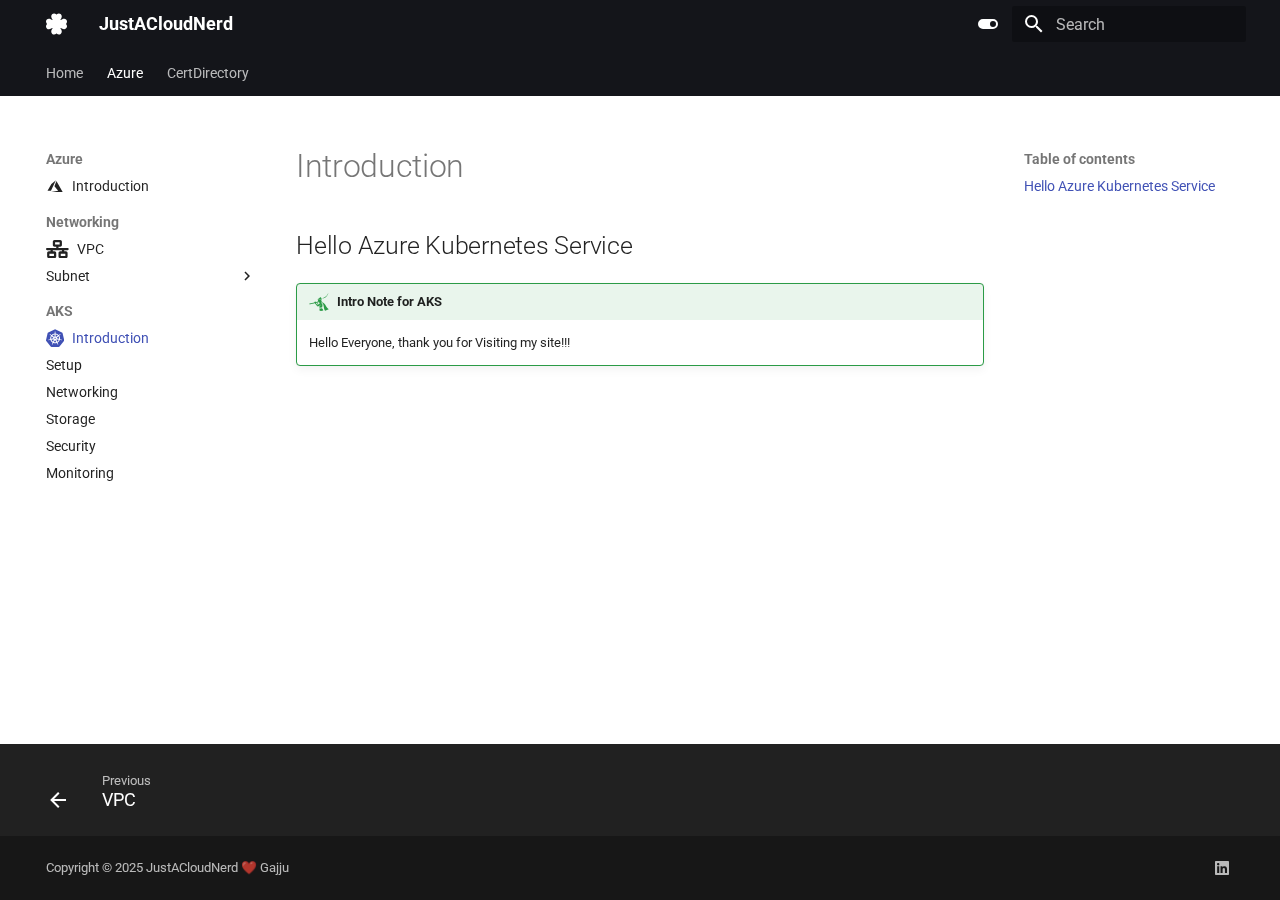
<file: Azure/AKS/intro/index.html>
<!doctype html>
<html lang="en" class="no-js">
  <head>
    
      <meta charset="utf-8">
      <meta name="viewport" content="width=device-width,initial-scale=1">
      
      
      
      
        <link rel="prev" href="../../Networking/VPC/Introduction/intro/">
      
      
      
      <link rel="icon" href="../../../images/nerd.png">
      <meta name="generator" content="mkdocs-1.6.1, mkdocs-material-9.6.14">
    
    
      
        <title>Introduction - JustACloudNerd</title>
      
    
    
      <link rel="stylesheet" href="../../../assets/stylesheets/main.342714a4.min.css">
      
        
        <link rel="stylesheet" href="../../../assets/stylesheets/palette.06af60db.min.css">
      
      


    
    
      
    
    
      
        
        
        <link rel="preconnect" href="https://fonts.gstatic.com" crossorigin>
        <link rel="stylesheet" href="https://fonts.googleapis.com/css?family=Roboto:300,300i,400,400i,700,700i%7CRoboto+Mono:400,400i,700,700i&display=fallback">
        <style>:root{--md-text-font:"Roboto";--md-code-font:"Roboto Mono"}</style>
      
    
    
      <link rel="stylesheet" href="../../../stylesheets/extra.css">
    
    <script>__md_scope=new URL("../../..",location),__md_hash=e=>[...e].reduce(((e,_)=>(e<<5)-e+_.charCodeAt(0)),0),__md_get=(e,_=localStorage,t=__md_scope)=>JSON.parse(_.getItem(t.pathname+"."+e)),__md_set=(e,_,t=localStorage,a=__md_scope)=>{try{t.setItem(a.pathname+"."+e,JSON.stringify(_))}catch(e){}}</script>
    
      

    
    
    
  </head>
  
  
    
    
      
    
    
    
    
    <body dir="ltr" data-md-color-scheme="default" data-md-color-primary="black" data-md-color-accent="purple">
  
    
    <input class="md-toggle" data-md-toggle="drawer" type="checkbox" id="__drawer" autocomplete="off">
    <input class="md-toggle" data-md-toggle="search" type="checkbox" id="__search" autocomplete="off">
    <label class="md-overlay" for="__drawer"></label>
    <div data-md-component="skip">
      
        
        <a href="#hello-azure-kubernetes-service" class="md-skip">
          Skip to content
        </a>
      
    </div>
    <div data-md-component="announce">
      
    </div>
    
    
      

<header class="md-header" data-md-component="header">
  <nav class="md-header__inner md-grid" aria-label="Header">
    <a href="../../.." title="JustACloudNerd" class="md-header__button md-logo" aria-label="JustACloudNerd" data-md-component="logo">
      
  
  <svg xmlns="http://www.w3.org/2000/svg" viewBox="0 0 448 512"><!--! Font Awesome Free 6.7.2 by @fontawesome - https://fontawesome.com License - https://fontawesome.com/license/free (Icons: CC BY 4.0, Fonts: SIL OFL 1.1, Code: MIT License) Copyright 2024 Fonticons, Inc.--><path d="M216.6 49.9C205.1 38.5 189.5 32 173.3 32 139.4 32 112 59.4 112 93.3v4.9c0 12 3.3 23.7 9.4 34l18.8 31.3c1.1 1.8 1.2 3.1 1 4.2-.2 1.2-.8 2.5-2 3.6s-2.4 1.8-3.6 2c-1 .2-2.4.1-4.2-1l-31.3-18.8c-10.3-6.2-22-9.4-34-9.4h-4.9C27.4 144 0 171.4 0 205.3c0 16.2 6.5 31.8 17.9 43.3l1.2 1.2c3.4 3.4 3.4 9 0 12.4l-1.2 1.2C6.5 274.9 0 290.5 0 306.7 0 340.6 27.4 368 61.3 368h4.9c12 0 23.7-3.3 34-9.4l31.3-18.8c1.8-1.1 3.1-1.2 4.2-1 1.2.2 2.5.8 3.6 2s1.8 2.4 2 3.6c.2 1 .1 2.4-1 4.2l-18.8 31.3c-6.2 10.3-9.4 22-9.4 34v4.9c0 33.8 27.4 61.3 61.3 61.3 16.2 0 31.8-6.5 43.3-17.9l1.2-1.2c3.4-3.4 9-3.4 12.4 0l1.2 1.2c11.5 11.5 27.1 17.9 43.3 17.9 33.8 0 61.3-27.4 61.3-61.3v-4.9c0-12-3.3-23.7-9.4-34l-18.8-31.3c-1.1-1.8-1.2-3.1-1-4.2.2-1.2.8-2.5 2-3.6s2.4-1.8 3.6-2c1-.2 2.4-.1 4.2 1l31.3 18.8c10.3 6.2 22 9.4 34 9.4h4.9c33.8 0 61.3-27.4 61.3-61.3 0-16.2-6.5-31.8-17.9-43.3l-1.2-1.2c-3.4-3.4-3.4-9 0-12.4l1.2-1.2c11.5-11.5 17.9-27.1 17.9-43.3 0-33.8-27.4-61.3-61.3-61.3H382c-12 0-23.7 3.3-34 9.4l-31.3 18.8c-1.8 1.1-3.1 1.2-4.2 1-1.2-.2-2.5-.8-3.6-2s-1.8-2.4-2-3.6c-.2-1-.1-2.4 1-4.2l18.8-31.3c6.2-10.3 9.4-22 9.4-34v-4.9C336 59.4 308.6 32 274.7 32c-16.2 0-31.8 6.5-43.3 17.9l-1.2 1.2c-3.4 3.4-9 3.4-12.4 0z"/></svg>

    </a>
    <label class="md-header__button md-icon" for="__drawer">
      
      <svg xmlns="http://www.w3.org/2000/svg" viewBox="0 0 24 24"><path d="M3 6h18v2H3zm0 5h18v2H3zm0 5h18v2H3z"/></svg>
    </label>
    <div class="md-header__title" data-md-component="header-title">
      <div class="md-header__ellipsis">
        <div class="md-header__topic">
          <span class="md-ellipsis">
            JustACloudNerd
          </span>
        </div>
        <div class="md-header__topic" data-md-component="header-topic">
          <span class="md-ellipsis">
            
              Introduction
            
          </span>
        </div>
      </div>
    </div>
    
      
        <form class="md-header__option" data-md-component="palette">
  
    
    
    
    <input class="md-option" data-md-color-media="" data-md-color-scheme="default" data-md-color-primary="black" data-md-color-accent="purple"  aria-label="Switch to dark mode"  type="radio" name="__palette" id="__palette_0">
    
      <label class="md-header__button md-icon" title="Switch to dark mode" for="__palette_1" hidden>
        <svg xmlns="http://www.w3.org/2000/svg" viewBox="0 0 24 24"><path d="M17 7H7a5 5 0 0 0-5 5 5 5 0 0 0 5 5h10a5 5 0 0 0 5-5 5 5 0 0 0-5-5m0 8a3 3 0 0 1-3-3 3 3 0 0 1 3-3 3 3 0 0 1 3 3 3 3 0 0 1-3 3"/></svg>
      </label>
    
  
    
    
    
    <input class="md-option" data-md-color-media="" data-md-color-scheme="slate" data-md-color-primary="white" data-md-color-accent="deep-purple"  aria-label="Switch to light mode"  type="radio" name="__palette" id="__palette_1">
    
      <label class="md-header__button md-icon" title="Switch to light mode" for="__palette_0" hidden>
        <svg xmlns="http://www.w3.org/2000/svg" viewBox="0 0 24 24"><path d="M17 6H7c-3.31 0-6 2.69-6 6s2.69 6 6 6h10c3.31 0 6-2.69 6-6s-2.69-6-6-6m0 10H7c-2.21 0-4-1.79-4-4s1.79-4 4-4h10c2.21 0 4 1.79 4 4s-1.79 4-4 4M7 9c-1.66 0-3 1.34-3 3s1.34 3 3 3 3-1.34 3-3-1.34-3-3-3"/></svg>
      </label>
    
  
</form>
      
    
    
      <script>var palette=__md_get("__palette");if(palette&&palette.color){if("(prefers-color-scheme)"===palette.color.media){var media=matchMedia("(prefers-color-scheme: light)"),input=document.querySelector(media.matches?"[data-md-color-media='(prefers-color-scheme: light)']":"[data-md-color-media='(prefers-color-scheme: dark)']");palette.color.media=input.getAttribute("data-md-color-media"),palette.color.scheme=input.getAttribute("data-md-color-scheme"),palette.color.primary=input.getAttribute("data-md-color-primary"),palette.color.accent=input.getAttribute("data-md-color-accent")}for(var[key,value]of Object.entries(palette.color))document.body.setAttribute("data-md-color-"+key,value)}</script>
    
    
    
      
      
        <label class="md-header__button md-icon" for="__search">
          
          <svg xmlns="http://www.w3.org/2000/svg" viewBox="0 0 24 24"><path d="M9.5 3A6.5 6.5 0 0 1 16 9.5c0 1.61-.59 3.09-1.56 4.23l.27.27h.79l5 5-1.5 1.5-5-5v-.79l-.27-.27A6.52 6.52 0 0 1 9.5 16 6.5 6.5 0 0 1 3 9.5 6.5 6.5 0 0 1 9.5 3m0 2C7 5 5 7 5 9.5S7 14 9.5 14 14 12 14 9.5 12 5 9.5 5"/></svg>
        </label>
        <div class="md-search" data-md-component="search" role="dialog">
  <label class="md-search__overlay" for="__search"></label>
  <div class="md-search__inner" role="search">
    <form class="md-search__form" name="search">
      <input type="text" class="md-search__input" name="query" aria-label="Search" placeholder="Search" autocapitalize="off" autocorrect="off" autocomplete="off" spellcheck="false" data-md-component="search-query" required>
      <label class="md-search__icon md-icon" for="__search">
        
        <svg xmlns="http://www.w3.org/2000/svg" viewBox="0 0 24 24"><path d="M9.5 3A6.5 6.5 0 0 1 16 9.5c0 1.61-.59 3.09-1.56 4.23l.27.27h.79l5 5-1.5 1.5-5-5v-.79l-.27-.27A6.52 6.52 0 0 1 9.5 16 6.5 6.5 0 0 1 3 9.5 6.5 6.5 0 0 1 9.5 3m0 2C7 5 5 7 5 9.5S7 14 9.5 14 14 12 14 9.5 12 5 9.5 5"/></svg>
        
        <svg xmlns="http://www.w3.org/2000/svg" viewBox="0 0 24 24"><path d="M20 11v2H8l5.5 5.5-1.42 1.42L4.16 12l7.92-7.92L13.5 5.5 8 11z"/></svg>
      </label>
      <nav class="md-search__options" aria-label="Search">
        
          <a href="javascript:void(0)" class="md-search__icon md-icon" title="Share" aria-label="Share" data-clipboard data-clipboard-text="" data-md-component="search-share" tabindex="-1">
            
            <svg xmlns="http://www.w3.org/2000/svg" viewBox="0 0 24 24"><path d="M18 16.08c-.76 0-1.44.3-1.96.77L8.91 12.7c.05-.23.09-.46.09-.7s-.04-.47-.09-.7l7.05-4.11c.54.5 1.25.81 2.04.81a3 3 0 0 0 3-3 3 3 0 0 0-3-3 3 3 0 0 0-3 3c0 .24.04.47.09.7L8.04 9.81C7.5 9.31 6.79 9 6 9a3 3 0 0 0-3 3 3 3 0 0 0 3 3c.79 0 1.5-.31 2.04-.81l7.12 4.15c-.05.21-.08.43-.08.66 0 1.61 1.31 2.91 2.92 2.91s2.92-1.3 2.92-2.91A2.92 2.92 0 0 0 18 16.08"/></svg>
          </a>
        
        <button type="reset" class="md-search__icon md-icon" title="Clear" aria-label="Clear" tabindex="-1">
          
          <svg xmlns="http://www.w3.org/2000/svg" viewBox="0 0 24 24"><path d="M19 6.41 17.59 5 12 10.59 6.41 5 5 6.41 10.59 12 5 17.59 6.41 19 12 13.41 17.59 19 19 17.59 13.41 12z"/></svg>
        </button>
      </nav>
      
        <div class="md-search__suggest" data-md-component="search-suggest"></div>
      
    </form>
    <div class="md-search__output">
      <div class="md-search__scrollwrap" tabindex="0" data-md-scrollfix>
        <div class="md-search-result" data-md-component="search-result">
          <div class="md-search-result__meta">
            Initializing search
          </div>
          <ol class="md-search-result__list" role="presentation"></ol>
        </div>
      </div>
    </div>
  </div>
</div>
      
    
    
  </nav>
  
</header>
    
    <div class="md-container" data-md-component="container">
      
      
        
          
            
<nav class="md-tabs" aria-label="Tabs" data-md-component="tabs">
  <div class="md-grid">
    <ul class="md-tabs__list">
      
        
  
  
  
  
    <li class="md-tabs__item">
      <a href="../../.." class="md-tabs__link">
        
  
  
    
  
  Home

      </a>
    </li>
  

      
        
  
  
  
    
  
  
    
    
      <li class="md-tabs__item md-tabs__item--active">
        <a href="../../intro/" class="md-tabs__link">
          
  
  
    
  
  Azure

        </a>
      </li>
    
  

      
        
  
  
  
  
    <li class="md-tabs__item">
      <a href="https://certdirectory.io/profile/69dcab74-c7bc-4413-852a-754c85dfa20c" class="md-tabs__link">
        
  
  
    
  
  CertDirectory

      </a>
    </li>
  

      
    </ul>
  </div>
</nav>
          
        
      
      <main class="md-main" data-md-component="main">
        <div class="md-main__inner md-grid">
          
            
              
              <div class="md-sidebar md-sidebar--primary" data-md-component="sidebar" data-md-type="navigation" >
                <div class="md-sidebar__scrollwrap">
                  <div class="md-sidebar__inner">
                    


  


<nav class="md-nav md-nav--primary md-nav--lifted" aria-label="Navigation" data-md-level="0">
  <label class="md-nav__title" for="__drawer">
    <a href="../../.." title="JustACloudNerd" class="md-nav__button md-logo" aria-label="JustACloudNerd" data-md-component="logo">
      
  
  <svg xmlns="http://www.w3.org/2000/svg" viewBox="0 0 448 512"><!--! Font Awesome Free 6.7.2 by @fontawesome - https://fontawesome.com License - https://fontawesome.com/license/free (Icons: CC BY 4.0, Fonts: SIL OFL 1.1, Code: MIT License) Copyright 2024 Fonticons, Inc.--><path d="M216.6 49.9C205.1 38.5 189.5 32 173.3 32 139.4 32 112 59.4 112 93.3v4.9c0 12 3.3 23.7 9.4 34l18.8 31.3c1.1 1.8 1.2 3.1 1 4.2-.2 1.2-.8 2.5-2 3.6s-2.4 1.8-3.6 2c-1 .2-2.4.1-4.2-1l-31.3-18.8c-10.3-6.2-22-9.4-34-9.4h-4.9C27.4 144 0 171.4 0 205.3c0 16.2 6.5 31.8 17.9 43.3l1.2 1.2c3.4 3.4 3.4 9 0 12.4l-1.2 1.2C6.5 274.9 0 290.5 0 306.7 0 340.6 27.4 368 61.3 368h4.9c12 0 23.7-3.3 34-9.4l31.3-18.8c1.8-1.1 3.1-1.2 4.2-1 1.2.2 2.5.8 3.6 2s1.8 2.4 2 3.6c.2 1 .1 2.4-1 4.2l-18.8 31.3c-6.2 10.3-9.4 22-9.4 34v4.9c0 33.8 27.4 61.3 61.3 61.3 16.2 0 31.8-6.5 43.3-17.9l1.2-1.2c3.4-3.4 9-3.4 12.4 0l1.2 1.2c11.5 11.5 27.1 17.9 43.3 17.9 33.8 0 61.3-27.4 61.3-61.3v-4.9c0-12-3.3-23.7-9.4-34l-18.8-31.3c-1.1-1.8-1.2-3.1-1-4.2.2-1.2.8-2.5 2-3.6s2.4-1.8 3.6-2c1-.2 2.4-.1 4.2 1l31.3 18.8c10.3 6.2 22 9.4 34 9.4h4.9c33.8 0 61.3-27.4 61.3-61.3 0-16.2-6.5-31.8-17.9-43.3l-1.2-1.2c-3.4-3.4-3.4-9 0-12.4l1.2-1.2c11.5-11.5 17.9-27.1 17.9-43.3 0-33.8-27.4-61.3-61.3-61.3H382c-12 0-23.7 3.3-34 9.4l-31.3 18.8c-1.8 1.1-3.1 1.2-4.2 1-1.2-.2-2.5-.8-3.6-2s-1.8-2.4-2-3.6c-.2-1-.1-2.4 1-4.2l18.8-31.3c6.2-10.3 9.4-22 9.4-34v-4.9C336 59.4 308.6 32 274.7 32c-16.2 0-31.8 6.5-43.3 17.9l-1.2 1.2c-3.4 3.4-9 3.4-12.4 0z"/></svg>

    </a>
    JustACloudNerd
  </label>
  
  <ul class="md-nav__list" data-md-scrollfix>
    
      
      
  
  
  
  
    <li class="md-nav__item">
      <a href="../../.." class="md-nav__link">
        
  
  
  <span class="md-ellipsis">
    Home
    
  </span>
  

      </a>
    </li>
  

    
      
      
  
  
    
  
  
  
    
    
      
        
      
        
      
        
      
    
    
    
      
        
        
      
      
        
      
    
    
    <li class="md-nav__item md-nav__item--active md-nav__item--section md-nav__item--nested">
      
        
        
        <input class="md-nav__toggle md-toggle " type="checkbox" id="__nav_2" checked>
        
          
          <label class="md-nav__link" for="__nav_2" id="__nav_2_label" tabindex="">
            
  
  
  <span class="md-ellipsis">
    Azure
    
  </span>
  

            <span class="md-nav__icon md-icon"></span>
          </label>
        
        <nav class="md-nav" data-md-level="1" aria-labelledby="__nav_2_label" aria-expanded="true">
          <label class="md-nav__title" for="__nav_2">
            <span class="md-nav__icon md-icon"></span>
            Azure
          </label>
          <ul class="md-nav__list" data-md-scrollfix>
            
              
                
  
  
  
  
    <li class="md-nav__item">
      <a href="../../intro/" class="md-nav__link">
        
  
  
    <svg xmlns="http://www.w3.org/2000/svg" viewBox="0 0 24 24"><path d="M13.05 4.24 6.56 18.05 2 18l5.09-8.76zm.7 1.09L22 19.76H6.74l9.3-1.66-4.87-5.79z"/></svg>
  
  <span class="md-ellipsis">
    Introduction
    
  </span>
  

      </a>
    </li>
  

              
            
              
                
  
  
  
  
    
    
      
        
      
        
      
    
    
    
      
      
        
          
          
        
      
    
    
    <li class="md-nav__item md-nav__item--section md-nav__item--nested">
      
        
        
        <input class="md-nav__toggle md-toggle " type="checkbox" id="__nav_2_2" >
        
          
          <label class="md-nav__link" for="__nav_2_2" id="__nav_2_2_label" tabindex="">
            
  
  
  <span class="md-ellipsis">
    Networking
    
  </span>
  

            <span class="md-nav__icon md-icon"></span>
          </label>
        
        <nav class="md-nav" data-md-level="2" aria-labelledby="__nav_2_2_label" aria-expanded="false">
          <label class="md-nav__title" for="__nav_2_2">
            <span class="md-nav__icon md-icon"></span>
            Networking
          </label>
          <ul class="md-nav__list" data-md-scrollfix>
            
              
                
  
  
  
  
    <li class="md-nav__item">
      <a href="../../Networking/VPC/Introduction/intro/" class="md-nav__link">
        
  
  
    <svg xmlns="http://www.w3.org/2000/svg" viewBox="0 0 640 512"><!--! Font Awesome Free 6.7.2 by @fontawesome - https://fontawesome.com License - https://fontawesome.com/license/free (Icons: CC BY 4.0, Fonts: SIL OFL 1.1, Code: MIT License) Copyright 2024 Fonticons, Inc.--><path d="M256 64h128v64H256zM240 0c-26.5 0-48 21.5-48 48v96c0 26.5 21.5 48 48 48h48v32H32c-17.7 0-32 14.3-32 32s14.3 32 32 32h96v32H80c-26.5 0-48 21.5-48 48v96c0 26.5 21.5 48 48 48h160c26.5 0 48-21.5 48-48v-96c0-26.5-21.5-48-48-48h-48v-32h256v32h-48c-26.5 0-48 21.5-48 48v96c0 26.5 21.5 48 48 48h160c26.5 0 48-21.5 48-48v-96c0-26.5-21.5-48-48-48h-48v-32h96c17.7 0 32-14.3 32-32s-14.3-32-32-32H352v-32h48c26.5 0 48-21.5 48-48V48c0-26.5-21.5-48-48-48zM96 448v-64h128v64zm320-64h128v64H416z"/></svg>
  
  <span class="md-ellipsis">
    VPC
    
  </span>
  

      </a>
    </li>
  

              
            
              
                
  
  
  
  
    
    
      
        
      
        
      
        
      
        
      
    
    
    
      
      
        
      
    
    
    <li class="md-nav__item md-nav__item--nested">
      
        
        
        <input class="md-nav__toggle md-toggle " type="checkbox" id="__nav_2_2_2" >
        
          
          <label class="md-nav__link" for="__nav_2_2_2" id="__nav_2_2_2_label" tabindex="0">
            
  
  
  <span class="md-ellipsis">
    Subnet
    
  </span>
  

            <span class="md-nav__icon md-icon"></span>
          </label>
        
        <nav class="md-nav" data-md-level="3" aria-labelledby="__nav_2_2_2_label" aria-expanded="false">
          <label class="md-nav__title" for="__nav_2_2_2">
            <span class="md-nav__icon md-icon"></span>
            Subnet
          </label>
          <ul class="md-nav__list" data-md-scrollfix>
            
              
                
  
  
  
  
    <li class="md-nav__item">
      <a href="../../../azure/vpc/setup.md" class="md-nav__link">
        
  
  
  <span class="md-ellipsis">
    Introduction
    
  </span>
  

      </a>
    </li>
  

              
            
              
                
  
  
  
  
    <li class="md-nav__item">
      <a href="../../../azure/vpc/setup.md" class="md-nav__link">
        
  
  
  <span class="md-ellipsis">
    Setup
    
  </span>
  

      </a>
    </li>
  

              
            
              
                
  
  
  
  
    <li class="md-nav__item">
      <a href="../../../azure/vpc/security.md" class="md-nav__link">
        
  
  
  <span class="md-ellipsis">
    Security
    
  </span>
  

      </a>
    </li>
  

              
            
              
                
  
  
  
  
    <li class="md-nav__item">
      <a href="../../../azure/vpc/monitoring.md" class="md-nav__link">
        
  
  
  <span class="md-ellipsis">
    Monitoring
    
  </span>
  

      </a>
    </li>
  

              
            
          </ul>
        </nav>
      
    </li>
  

              
            
          </ul>
        </nav>
      
    </li>
  

              
            
              
                
  
  
    
  
  
  
    
    
      
        
      
        
      
        
      
        
      
        
      
        
      
    
    
    
      
      
        
          
          
        
      
    
    
    <li class="md-nav__item md-nav__item--active md-nav__item--section md-nav__item--nested">
      
        
        
        <input class="md-nav__toggle md-toggle " type="checkbox" id="__nav_2_3" checked>
        
          
          <label class="md-nav__link" for="__nav_2_3" id="__nav_2_3_label" tabindex="">
            
  
  
  <span class="md-ellipsis">
    AKS
    
  </span>
  

            <span class="md-nav__icon md-icon"></span>
          </label>
        
        <nav class="md-nav" data-md-level="2" aria-labelledby="__nav_2_3_label" aria-expanded="true">
          <label class="md-nav__title" for="__nav_2_3">
            <span class="md-nav__icon md-icon"></span>
            AKS
          </label>
          <ul class="md-nav__list" data-md-scrollfix>
            
              
                
  
  
    
  
  
  
    <li class="md-nav__item md-nav__item--active">
      
      <input class="md-nav__toggle md-toggle" type="checkbox" id="__toc">
      
      
      
        <label class="md-nav__link md-nav__link--active" for="__toc">
          
  
  
    <svg xmlns="http://www.w3.org/2000/svg" viewBox="0 0 24 24"><path d="m10.204 14.35.007.01-.999 2.413a5.17 5.17 0 0 1-2.075-2.597l2.578-.437.004.005a.44.44 0 0 1 .484.606zm-.833-2.129a.44.44 0 0 0 .173-.756l.002-.011L7.585 9.7a5.14 5.14 0 0 0-.73 3.255l2.514-.725zm1.145-1.98a.44.44 0 0 0 .699-.337l.01-.005.15-2.62a5.14 5.14 0 0 0-3.01 1.442l2.147 1.523zm.76 2.75.723.349.722-.347.18-.78-.5-.623h-.804l-.5.623.179.779zm1.5-3.095a.44.44 0 0 0 .7.336l.008.003 2.134-1.513a5.2 5.2 0 0 0-2.992-1.442l.148 2.615zm10.876 5.97-5.773 7.181a1.6 1.6 0 0 1-1.248.594l-9.261.003a1.6 1.6 0 0 1-1.247-.596l-5.776-7.18a1.58 1.58 0 0 1-.307-1.34L2.1 5.573c.108-.47.425-.864.863-1.073L11.305.513a1.6 1.6 0 0 1 1.385 0l8.345 3.985c.438.209.755.604.863 1.073l2.062 8.955c.108.47-.005.963-.308 1.34m-3.289-2.057c-.042-.01-.103-.026-.145-.034-.174-.033-.315-.025-.479-.038-.35-.037-.638-.067-.895-.148-.105-.04-.18-.165-.216-.216l-.201-.059a6.5 6.5 0 0 0-.105-2.332 6.5 6.5 0 0 0-.936-2.163c.052-.047.15-.133.177-.159.008-.09.001-.183.094-.282.197-.185.444-.338.743-.522.142-.084.273-.137.415-.242.032-.024.076-.062.11-.089.24-.191.295-.52.123-.736s-.506-.236-.745-.045c-.034.027-.08.062-.111.088-.134.116-.217.23-.33.35-.246.25-.45.458-.673.609-.097.056-.239.037-.303.033l-.19.135a6.55 6.55 0 0 0-4.146-2.003l-.012-.223c-.065-.062-.143-.115-.163-.25-.022-.268.015-.557.057-.905.023-.163.061-.298.068-.475.001-.04-.001-.099-.001-.142 0-.306-.224-.555-.5-.555-.275 0-.499.249-.499.555l.001.014c0 .041-.002.092 0 .128.006.177.044.312.067.475.042.348.078.637.056.906a.55.55 0 0 1-.162.258l-.012.211a6.42 6.42 0 0 0-4.166 2.003l-.18-.128c-.09.012-.18.04-.297-.029-.223-.15-.427-.358-.673-.608-.113-.12-.195-.234-.329-.349l-.111-.088a.6.6 0 0 0-.348-.132.48.48 0 0 0-.398.176c-.172.216-.117.546.123.737l.007.005.104.083c.142.105.272.159.414.242.299.185.546.338.743.522.076.082.09.226.1.288l.16.143a6.46 6.46 0 0 0-1.02 4.506l-.208.06c-.055.072-.133.184-.215.217-.257.081-.546.11-.895.147-.164.014-.305.006-.48.039-.037.007-.09.02-.133.03l-.004.002-.007.002c-.295.071-.484.342-.423.608.061.267.349.429.645.365l.007-.001.01-.003.129-.029c.17-.046.294-.113.448-.172.33-.118.604-.217.87-.256.112-.009.23.069.288.101l.217-.037a6.5 6.5 0 0 0 2.88 3.596l-.09.218c.033.084.069.199.044.282-.097.252-.263.517-.452.813-.091.136-.185.242-.268.399-.02.037-.045.095-.064.134-.128.275-.034.591.213.71.248.12.556-.007.69-.282v-.002c.02-.039.046-.09.062-.127.07-.162.094-.301.144-.458.132-.332.205-.68.387-.897.05-.06.13-.082.215-.105l.113-.205a6.45 6.45 0 0 0 4.609.012l.106.192c.086.028.18.042.256.155.136.232.229.507.342.84.05.156.074.295.145.457.016.037.043.09.062.129.133.276.442.402.69.282.247-.118.341-.435.213-.71-.02-.039-.045-.096-.065-.134-.083-.156-.177-.261-.268-.398-.19-.296-.346-.541-.443-.793-.04-.13.007-.21.038-.294-.018-.022-.059-.144-.083-.202a6.5 6.5 0 0 0 2.88-3.622c.064.01.176.03.213.038.075-.05.144-.114.28-.104.266.039.54.138.87.256.154.06.277.128.448.173.036.01.088.019.13.028l.009.003.007.001c.297.064.584-.098.645-.365.06-.266-.128-.537-.423-.608M16.4 9.701l-1.95 1.746v.005a.44.44 0 0 0 .173.757l.003.01 2.526.728a5.2 5.2 0 0 0-.108-1.674A5.2 5.2 0 0 0 16.4 9.7zm-4.013 5.325a.44.44 0 0 0-.404-.232.44.44 0 0 0-.372.233h-.002l-1.268 2.292a5.16 5.16 0 0 0 3.326.003l-1.27-2.296zm1.888-1.293a.44.44 0 0 0-.27.036.44.44 0 0 0-.214.572l-.003.004 1.01 2.438a5.15 5.15 0 0 0 2.081-2.615l-2.6-.44z"/></svg>
  
  <span class="md-ellipsis">
    Introduction
    
  </span>
  

          <span class="md-nav__icon md-icon"></span>
        </label>
      
      <a href="./" class="md-nav__link md-nav__link--active">
        
  
  
    <svg xmlns="http://www.w3.org/2000/svg" viewBox="0 0 24 24"><path d="m10.204 14.35.007.01-.999 2.413a5.17 5.17 0 0 1-2.075-2.597l2.578-.437.004.005a.44.44 0 0 1 .484.606zm-.833-2.129a.44.44 0 0 0 .173-.756l.002-.011L7.585 9.7a5.14 5.14 0 0 0-.73 3.255l2.514-.725zm1.145-1.98a.44.44 0 0 0 .699-.337l.01-.005.15-2.62a5.14 5.14 0 0 0-3.01 1.442l2.147 1.523zm.76 2.75.723.349.722-.347.18-.78-.5-.623h-.804l-.5.623.179.779zm1.5-3.095a.44.44 0 0 0 .7.336l.008.003 2.134-1.513a5.2 5.2 0 0 0-2.992-1.442l.148 2.615zm10.876 5.97-5.773 7.181a1.6 1.6 0 0 1-1.248.594l-9.261.003a1.6 1.6 0 0 1-1.247-.596l-5.776-7.18a1.58 1.58 0 0 1-.307-1.34L2.1 5.573c.108-.47.425-.864.863-1.073L11.305.513a1.6 1.6 0 0 1 1.385 0l8.345 3.985c.438.209.755.604.863 1.073l2.062 8.955c.108.47-.005.963-.308 1.34m-3.289-2.057c-.042-.01-.103-.026-.145-.034-.174-.033-.315-.025-.479-.038-.35-.037-.638-.067-.895-.148-.105-.04-.18-.165-.216-.216l-.201-.059a6.5 6.5 0 0 0-.105-2.332 6.5 6.5 0 0 0-.936-2.163c.052-.047.15-.133.177-.159.008-.09.001-.183.094-.282.197-.185.444-.338.743-.522.142-.084.273-.137.415-.242.032-.024.076-.062.11-.089.24-.191.295-.52.123-.736s-.506-.236-.745-.045c-.034.027-.08.062-.111.088-.134.116-.217.23-.33.35-.246.25-.45.458-.673.609-.097.056-.239.037-.303.033l-.19.135a6.55 6.55 0 0 0-4.146-2.003l-.012-.223c-.065-.062-.143-.115-.163-.25-.022-.268.015-.557.057-.905.023-.163.061-.298.068-.475.001-.04-.001-.099-.001-.142 0-.306-.224-.555-.5-.555-.275 0-.499.249-.499.555l.001.014c0 .041-.002.092 0 .128.006.177.044.312.067.475.042.348.078.637.056.906a.55.55 0 0 1-.162.258l-.012.211a6.42 6.42 0 0 0-4.166 2.003l-.18-.128c-.09.012-.18.04-.297-.029-.223-.15-.427-.358-.673-.608-.113-.12-.195-.234-.329-.349l-.111-.088a.6.6 0 0 0-.348-.132.48.48 0 0 0-.398.176c-.172.216-.117.546.123.737l.007.005.104.083c.142.105.272.159.414.242.299.185.546.338.743.522.076.082.09.226.1.288l.16.143a6.46 6.46 0 0 0-1.02 4.506l-.208.06c-.055.072-.133.184-.215.217-.257.081-.546.11-.895.147-.164.014-.305.006-.48.039-.037.007-.09.02-.133.03l-.004.002-.007.002c-.295.071-.484.342-.423.608.061.267.349.429.645.365l.007-.001.01-.003.129-.029c.17-.046.294-.113.448-.172.33-.118.604-.217.87-.256.112-.009.23.069.288.101l.217-.037a6.5 6.5 0 0 0 2.88 3.596l-.09.218c.033.084.069.199.044.282-.097.252-.263.517-.452.813-.091.136-.185.242-.268.399-.02.037-.045.095-.064.134-.128.275-.034.591.213.71.248.12.556-.007.69-.282v-.002c.02-.039.046-.09.062-.127.07-.162.094-.301.144-.458.132-.332.205-.68.387-.897.05-.06.13-.082.215-.105l.113-.205a6.45 6.45 0 0 0 4.609.012l.106.192c.086.028.18.042.256.155.136.232.229.507.342.84.05.156.074.295.145.457.016.037.043.09.062.129.133.276.442.402.69.282.247-.118.341-.435.213-.71-.02-.039-.045-.096-.065-.134-.083-.156-.177-.261-.268-.398-.19-.296-.346-.541-.443-.793-.04-.13.007-.21.038-.294-.018-.022-.059-.144-.083-.202a6.5 6.5 0 0 0 2.88-3.622c.064.01.176.03.213.038.075-.05.144-.114.28-.104.266.039.54.138.87.256.154.06.277.128.448.173.036.01.088.019.13.028l.009.003.007.001c.297.064.584-.098.645-.365.06-.266-.128-.537-.423-.608M16.4 9.701l-1.95 1.746v.005a.44.44 0 0 0 .173.757l.003.01 2.526.728a5.2 5.2 0 0 0-.108-1.674A5.2 5.2 0 0 0 16.4 9.7zm-4.013 5.325a.44.44 0 0 0-.404-.232.44.44 0 0 0-.372.233h-.002l-1.268 2.292a5.16 5.16 0 0 0 3.326.003l-1.27-2.296zm1.888-1.293a.44.44 0 0 0-.27.036.44.44 0 0 0-.214.572l-.003.004 1.01 2.438a5.15 5.15 0 0 0 2.081-2.615l-2.6-.44z"/></svg>
  
  <span class="md-ellipsis">
    Introduction
    
  </span>
  

      </a>
      
        

<nav class="md-nav md-nav--secondary" aria-label="Table of contents">
  
  
  
  
    <label class="md-nav__title" for="__toc">
      <span class="md-nav__icon md-icon"></span>
      Table of contents
    </label>
    <ul class="md-nav__list" data-md-component="toc" data-md-scrollfix>
      
        <li class="md-nav__item">
  <a href="#hello-azure-kubernetes-service" class="md-nav__link">
    <span class="md-ellipsis">
      Hello Azure Kubernetes Service
    </span>
  </a>
  
</li>
      
    </ul>
  
</nav>
      
    </li>
  

              
            
              
                
  
  
  
  
    <li class="md-nav__item">
      <a href="../../../aks/setup.md" class="md-nav__link">
        
  
  
  <span class="md-ellipsis">
    Setup
    
  </span>
  

      </a>
    </li>
  

              
            
              
                
  
  
  
  
    <li class="md-nav__item">
      <a href="../../../aks/networking.md" class="md-nav__link">
        
  
  
  <span class="md-ellipsis">
    Networking
    
  </span>
  

      </a>
    </li>
  

              
            
              
                
  
  
  
  
    <li class="md-nav__item">
      <a href="../../../aks/storage.md" class="md-nav__link">
        
  
  
  <span class="md-ellipsis">
    Storage
    
  </span>
  

      </a>
    </li>
  

              
            
              
                
  
  
  
  
    <li class="md-nav__item">
      <a href="../../../aks/security.md" class="md-nav__link">
        
  
  
  <span class="md-ellipsis">
    Security
    
  </span>
  

      </a>
    </li>
  

              
            
              
                
  
  
  
  
    <li class="md-nav__item">
      <a href="../../../aks/monitoring.md" class="md-nav__link">
        
  
  
  <span class="md-ellipsis">
    Monitoring
    
  </span>
  

      </a>
    </li>
  

              
            
          </ul>
        </nav>
      
    </li>
  

              
            
          </ul>
        </nav>
      
    </li>
  

    
      
      
  
  
  
  
    <li class="md-nav__item">
      <a href="https://certdirectory.io/profile/69dcab74-c7bc-4413-852a-754c85dfa20c" class="md-nav__link">
        
  
  
  <span class="md-ellipsis">
    CertDirectory
    
  </span>
  

      </a>
    </li>
  

    
  </ul>
</nav>
                  </div>
                </div>
              </div>
            
            
              
              <div class="md-sidebar md-sidebar--secondary" data-md-component="sidebar" data-md-type="toc" >
                <div class="md-sidebar__scrollwrap">
                  <div class="md-sidebar__inner">
                    

<nav class="md-nav md-nav--secondary" aria-label="Table of contents">
  
  
  
  
    <label class="md-nav__title" for="__toc">
      <span class="md-nav__icon md-icon"></span>
      Table of contents
    </label>
    <ul class="md-nav__list" data-md-component="toc" data-md-scrollfix>
      
        <li class="md-nav__item">
  <a href="#hello-azure-kubernetes-service" class="md-nav__link">
    <span class="md-ellipsis">
      Hello Azure Kubernetes Service
    </span>
  </a>
  
</li>
      
    </ul>
  
</nav>
                  </div>
                </div>
              </div>
            
          
          
            <div class="md-content" data-md-component="content">
              <article class="md-content__inner md-typeset">
                
                  



  <h1>Introduction</h1>

<h2 id="hello-azure-kubernetes-service">Hello Azure Kubernetes Service<a class="headerlink" href="#hello-azure-kubernetes-service" title="Permanent link">&para;</a></h2>
<div class="admonition pied-piper">
<p class="admonition-title">Intro Note for AKS</p>
<p>Hello Everyone, thank you for Visiting my site!!!</p>
</div>







  
  






                
              </article>
            </div>
          
          
<script>var target=document.getElementById(location.hash.slice(1));target&&target.name&&(target.checked=target.name.startsWith("__tabbed_"))</script>
        </div>
        
          <button type="button" class="md-top md-icon" data-md-component="top" hidden>
  
  <svg xmlns="http://www.w3.org/2000/svg" viewBox="0 0 24 24"><path d="M13 20h-2V8l-5.5 5.5-1.42-1.42L12 4.16l7.92 7.92-1.42 1.42L13 8z"/></svg>
  Back to top
</button>
        
      </main>
      
        <footer class="md-footer">
  
    
      
      <nav class="md-footer__inner md-grid" aria-label="Footer" >
        
          
          <a href="../../Networking/VPC/Introduction/intro/" class="md-footer__link md-footer__link--prev" aria-label="Previous: VPC">
            <div class="md-footer__button md-icon">
              
              <svg xmlns="http://www.w3.org/2000/svg" viewBox="0 0 24 24"><path d="M20 11v2H8l5.5 5.5-1.42 1.42L4.16 12l7.92-7.92L13.5 5.5 8 11z"/></svg>
            </div>
            <div class="md-footer__title">
              <span class="md-footer__direction">
                Previous
              </span>
              <div class="md-ellipsis">
                VPC
              </div>
            </div>
          </a>
        
        
      </nav>
    
  
  <div class="md-footer-meta md-typeset">
    <div class="md-footer-meta__inner md-grid">
      <div class="md-copyright">
  
    <div class="md-copyright__highlight">
      Copyright © 2025 JustACloudNerd ❤️ Gajju
    </div>
  
  
</div>
      
        <div class="md-social">
  
    
    
    
    
      
      
    
    <a href="https://www.linkedin.com/in/gajanandsingh1612" target="_blank" rel="noopener" title="www.linkedin.com" class="md-social__link">
      <svg xmlns="http://www.w3.org/2000/svg" viewBox="0 0 448 512"><!--! Font Awesome Free 6.7.2 by @fontawesome - https://fontawesome.com License - https://fontawesome.com/license/free (Icons: CC BY 4.0, Fonts: SIL OFL 1.1, Code: MIT License) Copyright 2024 Fonticons, Inc.--><path d="M416 32H31.9C14.3 32 0 46.5 0 64.3v383.4C0 465.5 14.3 480 31.9 480H416c17.6 0 32-14.5 32-32.3V64.3c0-17.8-14.4-32.3-32-32.3M135.4 416H69V202.2h66.5V416zm-33.2-243c-21.3 0-38.5-17.3-38.5-38.5S80.9 96 102.2 96c21.2 0 38.5 17.3 38.5 38.5 0 21.3-17.2 38.5-38.5 38.5m282.1 243h-66.4V312c0-24.8-.5-56.7-34.5-56.7-34.6 0-39.9 27-39.9 54.9V416h-66.4V202.2h63.7v29.2h.9c8.9-16.8 30.6-34.5 62.9-34.5 67.2 0 79.7 44.3 79.7 101.9z"/></svg>
    </a>
  
</div>
      
    </div>
  </div>
</footer>
      
    </div>
    <div class="md-dialog" data-md-component="dialog">
      <div class="md-dialog__inner md-typeset"></div>
    </div>
    
    
    
      
      <script id="__config" type="application/json">{"base": "../../..", "features": ["content.code.annotate", "content.code.copy", "content.code.link", "header.autohide", "announce.dismiss", "navigation.footer", "navigation.indexes", "navigation.sections", "navigation.tabs", "navigation.top", "navigation.tracking", "search.highlight", "search.share", "search.suggest"], "search": "../../../assets/javascripts/workers/search.d50fe291.min.js", "tags": null, "translations": {"clipboard.copied": "Copied to clipboard", "clipboard.copy": "Copy to clipboard", "search.result.more.one": "1 more on this page", "search.result.more.other": "# more on this page", "search.result.none": "No matching documents", "search.result.one": "1 matching document", "search.result.other": "# matching documents", "search.result.placeholder": "Type to start searching", "search.result.term.missing": "Missing", "select.version": "Select version"}, "version": null}</script>
    
    
      <script src="../../../assets/javascripts/bundle.13a4f30d.min.js"></script>
      
    
  </body>
</html>
</file>
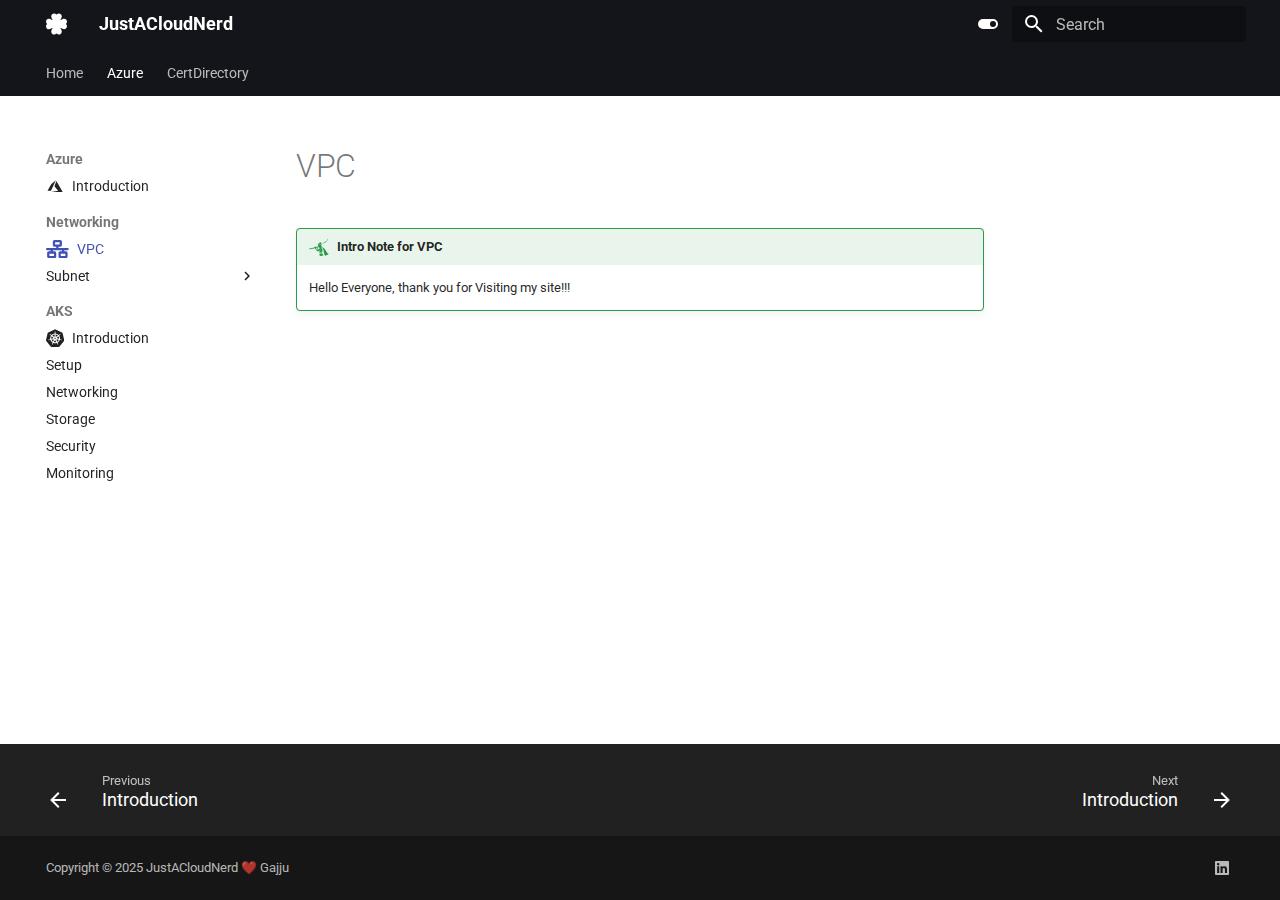
<file: Azure/Networking/VPC/Introduction/intro/index.html>
<!doctype html>
<html lang="en" class="no-js">
  <head>
    
      <meta charset="utf-8">
      <meta name="viewport" content="width=device-width,initial-scale=1">
      
      
      
      
        <link rel="prev" href="../../../../intro/">
      
      
        <link rel="next" href="../../../../AKS/intro/">
      
      
      <link rel="icon" href="../../../../../images/nerd.png">
      <meta name="generator" content="mkdocs-1.6.1, mkdocs-material-9.6.14">
    
    
      
        <title>VPC - JustACloudNerd</title>
      
    
    
      <link rel="stylesheet" href="../../../../../assets/stylesheets/main.342714a4.min.css">
      
        
        <link rel="stylesheet" href="../../../../../assets/stylesheets/palette.06af60db.min.css">
      
      


    
    
      
    
    
      
        
        
        <link rel="preconnect" href="https://fonts.gstatic.com" crossorigin>
        <link rel="stylesheet" href="https://fonts.googleapis.com/css?family=Roboto:300,300i,400,400i,700,700i%7CRoboto+Mono:400,400i,700,700i&display=fallback">
        <style>:root{--md-text-font:"Roboto";--md-code-font:"Roboto Mono"}</style>
      
    
    
      <link rel="stylesheet" href="../../../../../stylesheets/extra.css">
    
    <script>__md_scope=new URL("../../../../..",location),__md_hash=e=>[...e].reduce(((e,_)=>(e<<5)-e+_.charCodeAt(0)),0),__md_get=(e,_=localStorage,t=__md_scope)=>JSON.parse(_.getItem(t.pathname+"."+e)),__md_set=(e,_,t=localStorage,a=__md_scope)=>{try{t.setItem(a.pathname+"."+e,JSON.stringify(_))}catch(e){}}</script>
    
      

    
    
    
  </head>
  
  
    
    
      
    
    
    
    
    <body dir="ltr" data-md-color-scheme="default" data-md-color-primary="black" data-md-color-accent="purple">
  
    
    <input class="md-toggle" data-md-toggle="drawer" type="checkbox" id="__drawer" autocomplete="off">
    <input class="md-toggle" data-md-toggle="search" type="checkbox" id="__search" autocomplete="off">
    <label class="md-overlay" for="__drawer"></label>
    <div data-md-component="skip">
      
    </div>
    <div data-md-component="announce">
      
    </div>
    
    
      

<header class="md-header" data-md-component="header">
  <nav class="md-header__inner md-grid" aria-label="Header">
    <a href="../../../../.." title="JustACloudNerd" class="md-header__button md-logo" aria-label="JustACloudNerd" data-md-component="logo">
      
  
  <svg xmlns="http://www.w3.org/2000/svg" viewBox="0 0 448 512"><!--! Font Awesome Free 6.7.2 by @fontawesome - https://fontawesome.com License - https://fontawesome.com/license/free (Icons: CC BY 4.0, Fonts: SIL OFL 1.1, Code: MIT License) Copyright 2024 Fonticons, Inc.--><path d="M216.6 49.9C205.1 38.5 189.5 32 173.3 32 139.4 32 112 59.4 112 93.3v4.9c0 12 3.3 23.7 9.4 34l18.8 31.3c1.1 1.8 1.2 3.1 1 4.2-.2 1.2-.8 2.5-2 3.6s-2.4 1.8-3.6 2c-1 .2-2.4.1-4.2-1l-31.3-18.8c-10.3-6.2-22-9.4-34-9.4h-4.9C27.4 144 0 171.4 0 205.3c0 16.2 6.5 31.8 17.9 43.3l1.2 1.2c3.4 3.4 3.4 9 0 12.4l-1.2 1.2C6.5 274.9 0 290.5 0 306.7 0 340.6 27.4 368 61.3 368h4.9c12 0 23.7-3.3 34-9.4l31.3-18.8c1.8-1.1 3.1-1.2 4.2-1 1.2.2 2.5.8 3.6 2s1.8 2.4 2 3.6c.2 1 .1 2.4-1 4.2l-18.8 31.3c-6.2 10.3-9.4 22-9.4 34v4.9c0 33.8 27.4 61.3 61.3 61.3 16.2 0 31.8-6.5 43.3-17.9l1.2-1.2c3.4-3.4 9-3.4 12.4 0l1.2 1.2c11.5 11.5 27.1 17.9 43.3 17.9 33.8 0 61.3-27.4 61.3-61.3v-4.9c0-12-3.3-23.7-9.4-34l-18.8-31.3c-1.1-1.8-1.2-3.1-1-4.2.2-1.2.8-2.5 2-3.6s2.4-1.8 3.6-2c1-.2 2.4-.1 4.2 1l31.3 18.8c10.3 6.2 22 9.4 34 9.4h4.9c33.8 0 61.3-27.4 61.3-61.3 0-16.2-6.5-31.8-17.9-43.3l-1.2-1.2c-3.4-3.4-3.4-9 0-12.4l1.2-1.2c11.5-11.5 17.9-27.1 17.9-43.3 0-33.8-27.4-61.3-61.3-61.3H382c-12 0-23.7 3.3-34 9.4l-31.3 18.8c-1.8 1.1-3.1 1.2-4.2 1-1.2-.2-2.5-.8-3.6-2s-1.8-2.4-2-3.6c-.2-1-.1-2.4 1-4.2l18.8-31.3c6.2-10.3 9.4-22 9.4-34v-4.9C336 59.4 308.6 32 274.7 32c-16.2 0-31.8 6.5-43.3 17.9l-1.2 1.2c-3.4 3.4-9 3.4-12.4 0z"/></svg>

    </a>
    <label class="md-header__button md-icon" for="__drawer">
      
      <svg xmlns="http://www.w3.org/2000/svg" viewBox="0 0 24 24"><path d="M3 6h18v2H3zm0 5h18v2H3zm0 5h18v2H3z"/></svg>
    </label>
    <div class="md-header__title" data-md-component="header-title">
      <div class="md-header__ellipsis">
        <div class="md-header__topic">
          <span class="md-ellipsis">
            JustACloudNerd
          </span>
        </div>
        <div class="md-header__topic" data-md-component="header-topic">
          <span class="md-ellipsis">
            
              VPC
            
          </span>
        </div>
      </div>
    </div>
    
      
        <form class="md-header__option" data-md-component="palette">
  
    
    
    
    <input class="md-option" data-md-color-media="" data-md-color-scheme="default" data-md-color-primary="black" data-md-color-accent="purple"  aria-label="Switch to dark mode"  type="radio" name="__palette" id="__palette_0">
    
      <label class="md-header__button md-icon" title="Switch to dark mode" for="__palette_1" hidden>
        <svg xmlns="http://www.w3.org/2000/svg" viewBox="0 0 24 24"><path d="M17 7H7a5 5 0 0 0-5 5 5 5 0 0 0 5 5h10a5 5 0 0 0 5-5 5 5 0 0 0-5-5m0 8a3 3 0 0 1-3-3 3 3 0 0 1 3-3 3 3 0 0 1 3 3 3 3 0 0 1-3 3"/></svg>
      </label>
    
  
    
    
    
    <input class="md-option" data-md-color-media="" data-md-color-scheme="slate" data-md-color-primary="white" data-md-color-accent="deep-purple"  aria-label="Switch to light mode"  type="radio" name="__palette" id="__palette_1">
    
      <label class="md-header__button md-icon" title="Switch to light mode" for="__palette_0" hidden>
        <svg xmlns="http://www.w3.org/2000/svg" viewBox="0 0 24 24"><path d="M17 6H7c-3.31 0-6 2.69-6 6s2.69 6 6 6h10c3.31 0 6-2.69 6-6s-2.69-6-6-6m0 10H7c-2.21 0-4-1.79-4-4s1.79-4 4-4h10c2.21 0 4 1.79 4 4s-1.79 4-4 4M7 9c-1.66 0-3 1.34-3 3s1.34 3 3 3 3-1.34 3-3-1.34-3-3-3"/></svg>
      </label>
    
  
</form>
      
    
    
      <script>var palette=__md_get("__palette");if(palette&&palette.color){if("(prefers-color-scheme)"===palette.color.media){var media=matchMedia("(prefers-color-scheme: light)"),input=document.querySelector(media.matches?"[data-md-color-media='(prefers-color-scheme: light)']":"[data-md-color-media='(prefers-color-scheme: dark)']");palette.color.media=input.getAttribute("data-md-color-media"),palette.color.scheme=input.getAttribute("data-md-color-scheme"),palette.color.primary=input.getAttribute("data-md-color-primary"),palette.color.accent=input.getAttribute("data-md-color-accent")}for(var[key,value]of Object.entries(palette.color))document.body.setAttribute("data-md-color-"+key,value)}</script>
    
    
    
      
      
        <label class="md-header__button md-icon" for="__search">
          
          <svg xmlns="http://www.w3.org/2000/svg" viewBox="0 0 24 24"><path d="M9.5 3A6.5 6.5 0 0 1 16 9.5c0 1.61-.59 3.09-1.56 4.23l.27.27h.79l5 5-1.5 1.5-5-5v-.79l-.27-.27A6.52 6.52 0 0 1 9.5 16 6.5 6.5 0 0 1 3 9.5 6.5 6.5 0 0 1 9.5 3m0 2C7 5 5 7 5 9.5S7 14 9.5 14 14 12 14 9.5 12 5 9.5 5"/></svg>
        </label>
        <div class="md-search" data-md-component="search" role="dialog">
  <label class="md-search__overlay" for="__search"></label>
  <div class="md-search__inner" role="search">
    <form class="md-search__form" name="search">
      <input type="text" class="md-search__input" name="query" aria-label="Search" placeholder="Search" autocapitalize="off" autocorrect="off" autocomplete="off" spellcheck="false" data-md-component="search-query" required>
      <label class="md-search__icon md-icon" for="__search">
        
        <svg xmlns="http://www.w3.org/2000/svg" viewBox="0 0 24 24"><path d="M9.5 3A6.5 6.5 0 0 1 16 9.5c0 1.61-.59 3.09-1.56 4.23l.27.27h.79l5 5-1.5 1.5-5-5v-.79l-.27-.27A6.52 6.52 0 0 1 9.5 16 6.5 6.5 0 0 1 3 9.5 6.5 6.5 0 0 1 9.5 3m0 2C7 5 5 7 5 9.5S7 14 9.5 14 14 12 14 9.5 12 5 9.5 5"/></svg>
        
        <svg xmlns="http://www.w3.org/2000/svg" viewBox="0 0 24 24"><path d="M20 11v2H8l5.5 5.5-1.42 1.42L4.16 12l7.92-7.92L13.5 5.5 8 11z"/></svg>
      </label>
      <nav class="md-search__options" aria-label="Search">
        
          <a href="javascript:void(0)" class="md-search__icon md-icon" title="Share" aria-label="Share" data-clipboard data-clipboard-text="" data-md-component="search-share" tabindex="-1">
            
            <svg xmlns="http://www.w3.org/2000/svg" viewBox="0 0 24 24"><path d="M18 16.08c-.76 0-1.44.3-1.96.77L8.91 12.7c.05-.23.09-.46.09-.7s-.04-.47-.09-.7l7.05-4.11c.54.5 1.25.81 2.04.81a3 3 0 0 0 3-3 3 3 0 0 0-3-3 3 3 0 0 0-3 3c0 .24.04.47.09.7L8.04 9.81C7.5 9.31 6.79 9 6 9a3 3 0 0 0-3 3 3 3 0 0 0 3 3c.79 0 1.5-.31 2.04-.81l7.12 4.15c-.05.21-.08.43-.08.66 0 1.61 1.31 2.91 2.92 2.91s2.92-1.3 2.92-2.91A2.92 2.92 0 0 0 18 16.08"/></svg>
          </a>
        
        <button type="reset" class="md-search__icon md-icon" title="Clear" aria-label="Clear" tabindex="-1">
          
          <svg xmlns="http://www.w3.org/2000/svg" viewBox="0 0 24 24"><path d="M19 6.41 17.59 5 12 10.59 6.41 5 5 6.41 10.59 12 5 17.59 6.41 19 12 13.41 17.59 19 19 17.59 13.41 12z"/></svg>
        </button>
      </nav>
      
        <div class="md-search__suggest" data-md-component="search-suggest"></div>
      
    </form>
    <div class="md-search__output">
      <div class="md-search__scrollwrap" tabindex="0" data-md-scrollfix>
        <div class="md-search-result" data-md-component="search-result">
          <div class="md-search-result__meta">
            Initializing search
          </div>
          <ol class="md-search-result__list" role="presentation"></ol>
        </div>
      </div>
    </div>
  </div>
</div>
      
    
    
  </nav>
  
</header>
    
    <div class="md-container" data-md-component="container">
      
      
        
          
            
<nav class="md-tabs" aria-label="Tabs" data-md-component="tabs">
  <div class="md-grid">
    <ul class="md-tabs__list">
      
        
  
  
  
  
    <li class="md-tabs__item">
      <a href="../../../../.." class="md-tabs__link">
        
  
  
    
  
  Home

      </a>
    </li>
  

      
        
  
  
  
    
  
  
    
    
      <li class="md-tabs__item md-tabs__item--active">
        <a href="../../../../intro/" class="md-tabs__link">
          
  
  
    
  
  Azure

        </a>
      </li>
    
  

      
        
  
  
  
  
    <li class="md-tabs__item">
      <a href="https://certdirectory.io/profile/69dcab74-c7bc-4413-852a-754c85dfa20c" class="md-tabs__link">
        
  
  
    
  
  CertDirectory

      </a>
    </li>
  

      
    </ul>
  </div>
</nav>
          
        
      
      <main class="md-main" data-md-component="main">
        <div class="md-main__inner md-grid">
          
            
              
              <div class="md-sidebar md-sidebar--primary" data-md-component="sidebar" data-md-type="navigation" >
                <div class="md-sidebar__scrollwrap">
                  <div class="md-sidebar__inner">
                    


  


<nav class="md-nav md-nav--primary md-nav--lifted" aria-label="Navigation" data-md-level="0">
  <label class="md-nav__title" for="__drawer">
    <a href="../../../../.." title="JustACloudNerd" class="md-nav__button md-logo" aria-label="JustACloudNerd" data-md-component="logo">
      
  
  <svg xmlns="http://www.w3.org/2000/svg" viewBox="0 0 448 512"><!--! Font Awesome Free 6.7.2 by @fontawesome - https://fontawesome.com License - https://fontawesome.com/license/free (Icons: CC BY 4.0, Fonts: SIL OFL 1.1, Code: MIT License) Copyright 2024 Fonticons, Inc.--><path d="M216.6 49.9C205.1 38.5 189.5 32 173.3 32 139.4 32 112 59.4 112 93.3v4.9c0 12 3.3 23.7 9.4 34l18.8 31.3c1.1 1.8 1.2 3.1 1 4.2-.2 1.2-.8 2.5-2 3.6s-2.4 1.8-3.6 2c-1 .2-2.4.1-4.2-1l-31.3-18.8c-10.3-6.2-22-9.4-34-9.4h-4.9C27.4 144 0 171.4 0 205.3c0 16.2 6.5 31.8 17.9 43.3l1.2 1.2c3.4 3.4 3.4 9 0 12.4l-1.2 1.2C6.5 274.9 0 290.5 0 306.7 0 340.6 27.4 368 61.3 368h4.9c12 0 23.7-3.3 34-9.4l31.3-18.8c1.8-1.1 3.1-1.2 4.2-1 1.2.2 2.5.8 3.6 2s1.8 2.4 2 3.6c.2 1 .1 2.4-1 4.2l-18.8 31.3c-6.2 10.3-9.4 22-9.4 34v4.9c0 33.8 27.4 61.3 61.3 61.3 16.2 0 31.8-6.5 43.3-17.9l1.2-1.2c3.4-3.4 9-3.4 12.4 0l1.2 1.2c11.5 11.5 27.1 17.9 43.3 17.9 33.8 0 61.3-27.4 61.3-61.3v-4.9c0-12-3.3-23.7-9.4-34l-18.8-31.3c-1.1-1.8-1.2-3.1-1-4.2.2-1.2.8-2.5 2-3.6s2.4-1.8 3.6-2c1-.2 2.4-.1 4.2 1l31.3 18.8c10.3 6.2 22 9.4 34 9.4h4.9c33.8 0 61.3-27.4 61.3-61.3 0-16.2-6.5-31.8-17.9-43.3l-1.2-1.2c-3.4-3.4-3.4-9 0-12.4l1.2-1.2c11.5-11.5 17.9-27.1 17.9-43.3 0-33.8-27.4-61.3-61.3-61.3H382c-12 0-23.7 3.3-34 9.4l-31.3 18.8c-1.8 1.1-3.1 1.2-4.2 1-1.2-.2-2.5-.8-3.6-2s-1.8-2.4-2-3.6c-.2-1-.1-2.4 1-4.2l18.8-31.3c6.2-10.3 9.4-22 9.4-34v-4.9C336 59.4 308.6 32 274.7 32c-16.2 0-31.8 6.5-43.3 17.9l-1.2 1.2c-3.4 3.4-9 3.4-12.4 0z"/></svg>

    </a>
    JustACloudNerd
  </label>
  
  <ul class="md-nav__list" data-md-scrollfix>
    
      
      
  
  
  
  
    <li class="md-nav__item">
      <a href="../../../../.." class="md-nav__link">
        
  
  
  <span class="md-ellipsis">
    Home
    
  </span>
  

      </a>
    </li>
  

    
      
      
  
  
    
  
  
  
    
    
      
        
      
        
      
        
      
    
    
    
      
        
        
      
      
        
      
    
    
    <li class="md-nav__item md-nav__item--active md-nav__item--section md-nav__item--nested">
      
        
        
        <input class="md-nav__toggle md-toggle " type="checkbox" id="__nav_2" checked>
        
          
          <label class="md-nav__link" for="__nav_2" id="__nav_2_label" tabindex="">
            
  
  
  <span class="md-ellipsis">
    Azure
    
  </span>
  

            <span class="md-nav__icon md-icon"></span>
          </label>
        
        <nav class="md-nav" data-md-level="1" aria-labelledby="__nav_2_label" aria-expanded="true">
          <label class="md-nav__title" for="__nav_2">
            <span class="md-nav__icon md-icon"></span>
            Azure
          </label>
          <ul class="md-nav__list" data-md-scrollfix>
            
              
                
  
  
  
  
    <li class="md-nav__item">
      <a href="../../../../intro/" class="md-nav__link">
        
  
  
    <svg xmlns="http://www.w3.org/2000/svg" viewBox="0 0 24 24"><path d="M13.05 4.24 6.56 18.05 2 18l5.09-8.76zm.7 1.09L22 19.76H6.74l9.3-1.66-4.87-5.79z"/></svg>
  
  <span class="md-ellipsis">
    Introduction
    
  </span>
  

      </a>
    </li>
  

              
            
              
                
  
  
    
  
  
  
    
    
      
        
      
        
      
    
    
    
      
      
        
          
          
        
      
    
    
    <li class="md-nav__item md-nav__item--active md-nav__item--section md-nav__item--nested">
      
        
        
        <input class="md-nav__toggle md-toggle " type="checkbox" id="__nav_2_2" checked>
        
          
          <label class="md-nav__link" for="__nav_2_2" id="__nav_2_2_label" tabindex="">
            
  
  
  <span class="md-ellipsis">
    Networking
    
  </span>
  

            <span class="md-nav__icon md-icon"></span>
          </label>
        
        <nav class="md-nav" data-md-level="2" aria-labelledby="__nav_2_2_label" aria-expanded="true">
          <label class="md-nav__title" for="__nav_2_2">
            <span class="md-nav__icon md-icon"></span>
            Networking
          </label>
          <ul class="md-nav__list" data-md-scrollfix>
            
              
                
  
  
    
  
  
  
    <li class="md-nav__item md-nav__item--active">
      
      <input class="md-nav__toggle md-toggle" type="checkbox" id="__toc">
      
      
      
      <a href="./" class="md-nav__link md-nav__link--active">
        
  
  
    <svg xmlns="http://www.w3.org/2000/svg" viewBox="0 0 640 512"><!--! Font Awesome Free 6.7.2 by @fontawesome - https://fontawesome.com License - https://fontawesome.com/license/free (Icons: CC BY 4.0, Fonts: SIL OFL 1.1, Code: MIT License) Copyright 2024 Fonticons, Inc.--><path d="M256 64h128v64H256zM240 0c-26.5 0-48 21.5-48 48v96c0 26.5 21.5 48 48 48h48v32H32c-17.7 0-32 14.3-32 32s14.3 32 32 32h96v32H80c-26.5 0-48 21.5-48 48v96c0 26.5 21.5 48 48 48h160c26.5 0 48-21.5 48-48v-96c0-26.5-21.5-48-48-48h-48v-32h256v32h-48c-26.5 0-48 21.5-48 48v96c0 26.5 21.5 48 48 48h160c26.5 0 48-21.5 48-48v-96c0-26.5-21.5-48-48-48h-48v-32h96c17.7 0 32-14.3 32-32s-14.3-32-32-32H352v-32h48c26.5 0 48-21.5 48-48V48c0-26.5-21.5-48-48-48zM96 448v-64h128v64zm320-64h128v64H416z"/></svg>
  
  <span class="md-ellipsis">
    VPC
    
  </span>
  

      </a>
      
    </li>
  

              
            
              
                
  
  
  
  
    
    
      
        
      
        
      
        
      
        
      
    
    
    
      
      
        
      
    
    
    <li class="md-nav__item md-nav__item--nested">
      
        
        
        <input class="md-nav__toggle md-toggle " type="checkbox" id="__nav_2_2_2" >
        
          
          <label class="md-nav__link" for="__nav_2_2_2" id="__nav_2_2_2_label" tabindex="0">
            
  
  
  <span class="md-ellipsis">
    Subnet
    
  </span>
  

            <span class="md-nav__icon md-icon"></span>
          </label>
        
        <nav class="md-nav" data-md-level="3" aria-labelledby="__nav_2_2_2_label" aria-expanded="false">
          <label class="md-nav__title" for="__nav_2_2_2">
            <span class="md-nav__icon md-icon"></span>
            Subnet
          </label>
          <ul class="md-nav__list" data-md-scrollfix>
            
              
                
  
  
  
  
    <li class="md-nav__item">
      <a href="../../../../../azure/vpc/setup.md" class="md-nav__link">
        
  
  
  <span class="md-ellipsis">
    Introduction
    
  </span>
  

      </a>
    </li>
  

              
            
              
                
  
  
  
  
    <li class="md-nav__item">
      <a href="../../../../../azure/vpc/setup.md" class="md-nav__link">
        
  
  
  <span class="md-ellipsis">
    Setup
    
  </span>
  

      </a>
    </li>
  

              
            
              
                
  
  
  
  
    <li class="md-nav__item">
      <a href="../../../../../azure/vpc/security.md" class="md-nav__link">
        
  
  
  <span class="md-ellipsis">
    Security
    
  </span>
  

      </a>
    </li>
  

              
            
              
                
  
  
  
  
    <li class="md-nav__item">
      <a href="../../../../../azure/vpc/monitoring.md" class="md-nav__link">
        
  
  
  <span class="md-ellipsis">
    Monitoring
    
  </span>
  

      </a>
    </li>
  

              
            
          </ul>
        </nav>
      
    </li>
  

              
            
          </ul>
        </nav>
      
    </li>
  

              
            
              
                
  
  
  
  
    
    
      
        
      
        
      
        
      
        
      
        
      
        
      
    
    
    
      
      
        
          
          
        
      
    
    
    <li class="md-nav__item md-nav__item--section md-nav__item--nested">
      
        
        
        <input class="md-nav__toggle md-toggle " type="checkbox" id="__nav_2_3" >
        
          
          <label class="md-nav__link" for="__nav_2_3" id="__nav_2_3_label" tabindex="">
            
  
  
  <span class="md-ellipsis">
    AKS
    
  </span>
  

            <span class="md-nav__icon md-icon"></span>
          </label>
        
        <nav class="md-nav" data-md-level="2" aria-labelledby="__nav_2_3_label" aria-expanded="false">
          <label class="md-nav__title" for="__nav_2_3">
            <span class="md-nav__icon md-icon"></span>
            AKS
          </label>
          <ul class="md-nav__list" data-md-scrollfix>
            
              
                
  
  
  
  
    <li class="md-nav__item">
      <a href="../../../../AKS/intro/" class="md-nav__link">
        
  
  
    <svg xmlns="http://www.w3.org/2000/svg" viewBox="0 0 24 24"><path d="m10.204 14.35.007.01-.999 2.413a5.17 5.17 0 0 1-2.075-2.597l2.578-.437.004.005a.44.44 0 0 1 .484.606zm-.833-2.129a.44.44 0 0 0 .173-.756l.002-.011L7.585 9.7a5.14 5.14 0 0 0-.73 3.255l2.514-.725zm1.145-1.98a.44.44 0 0 0 .699-.337l.01-.005.15-2.62a5.14 5.14 0 0 0-3.01 1.442l2.147 1.523zm.76 2.75.723.349.722-.347.18-.78-.5-.623h-.804l-.5.623.179.779zm1.5-3.095a.44.44 0 0 0 .7.336l.008.003 2.134-1.513a5.2 5.2 0 0 0-2.992-1.442l.148 2.615zm10.876 5.97-5.773 7.181a1.6 1.6 0 0 1-1.248.594l-9.261.003a1.6 1.6 0 0 1-1.247-.596l-5.776-7.18a1.58 1.58 0 0 1-.307-1.34L2.1 5.573c.108-.47.425-.864.863-1.073L11.305.513a1.6 1.6 0 0 1 1.385 0l8.345 3.985c.438.209.755.604.863 1.073l2.062 8.955c.108.47-.005.963-.308 1.34m-3.289-2.057c-.042-.01-.103-.026-.145-.034-.174-.033-.315-.025-.479-.038-.35-.037-.638-.067-.895-.148-.105-.04-.18-.165-.216-.216l-.201-.059a6.5 6.5 0 0 0-.105-2.332 6.5 6.5 0 0 0-.936-2.163c.052-.047.15-.133.177-.159.008-.09.001-.183.094-.282.197-.185.444-.338.743-.522.142-.084.273-.137.415-.242.032-.024.076-.062.11-.089.24-.191.295-.52.123-.736s-.506-.236-.745-.045c-.034.027-.08.062-.111.088-.134.116-.217.23-.33.35-.246.25-.45.458-.673.609-.097.056-.239.037-.303.033l-.19.135a6.55 6.55 0 0 0-4.146-2.003l-.012-.223c-.065-.062-.143-.115-.163-.25-.022-.268.015-.557.057-.905.023-.163.061-.298.068-.475.001-.04-.001-.099-.001-.142 0-.306-.224-.555-.5-.555-.275 0-.499.249-.499.555l.001.014c0 .041-.002.092 0 .128.006.177.044.312.067.475.042.348.078.637.056.906a.55.55 0 0 1-.162.258l-.012.211a6.42 6.42 0 0 0-4.166 2.003l-.18-.128c-.09.012-.18.04-.297-.029-.223-.15-.427-.358-.673-.608-.113-.12-.195-.234-.329-.349l-.111-.088a.6.6 0 0 0-.348-.132.48.48 0 0 0-.398.176c-.172.216-.117.546.123.737l.007.005.104.083c.142.105.272.159.414.242.299.185.546.338.743.522.076.082.09.226.1.288l.16.143a6.46 6.46 0 0 0-1.02 4.506l-.208.06c-.055.072-.133.184-.215.217-.257.081-.546.11-.895.147-.164.014-.305.006-.48.039-.037.007-.09.02-.133.03l-.004.002-.007.002c-.295.071-.484.342-.423.608.061.267.349.429.645.365l.007-.001.01-.003.129-.029c.17-.046.294-.113.448-.172.33-.118.604-.217.87-.256.112-.009.23.069.288.101l.217-.037a6.5 6.5 0 0 0 2.88 3.596l-.09.218c.033.084.069.199.044.282-.097.252-.263.517-.452.813-.091.136-.185.242-.268.399-.02.037-.045.095-.064.134-.128.275-.034.591.213.71.248.12.556-.007.69-.282v-.002c.02-.039.046-.09.062-.127.07-.162.094-.301.144-.458.132-.332.205-.68.387-.897.05-.06.13-.082.215-.105l.113-.205a6.45 6.45 0 0 0 4.609.012l.106.192c.086.028.18.042.256.155.136.232.229.507.342.84.05.156.074.295.145.457.016.037.043.09.062.129.133.276.442.402.69.282.247-.118.341-.435.213-.71-.02-.039-.045-.096-.065-.134-.083-.156-.177-.261-.268-.398-.19-.296-.346-.541-.443-.793-.04-.13.007-.21.038-.294-.018-.022-.059-.144-.083-.202a6.5 6.5 0 0 0 2.88-3.622c.064.01.176.03.213.038.075-.05.144-.114.28-.104.266.039.54.138.87.256.154.06.277.128.448.173.036.01.088.019.13.028l.009.003.007.001c.297.064.584-.098.645-.365.06-.266-.128-.537-.423-.608M16.4 9.701l-1.95 1.746v.005a.44.44 0 0 0 .173.757l.003.01 2.526.728a5.2 5.2 0 0 0-.108-1.674A5.2 5.2 0 0 0 16.4 9.7zm-4.013 5.325a.44.44 0 0 0-.404-.232.44.44 0 0 0-.372.233h-.002l-1.268 2.292a5.16 5.16 0 0 0 3.326.003l-1.27-2.296zm1.888-1.293a.44.44 0 0 0-.27.036.44.44 0 0 0-.214.572l-.003.004 1.01 2.438a5.15 5.15 0 0 0 2.081-2.615l-2.6-.44z"/></svg>
  
  <span class="md-ellipsis">
    Introduction
    
  </span>
  

      </a>
    </li>
  

              
            
              
                
  
  
  
  
    <li class="md-nav__item">
      <a href="../../../../../aks/setup.md" class="md-nav__link">
        
  
  
  <span class="md-ellipsis">
    Setup
    
  </span>
  

      </a>
    </li>
  

              
            
              
                
  
  
  
  
    <li class="md-nav__item">
      <a href="../../../../../aks/networking.md" class="md-nav__link">
        
  
  
  <span class="md-ellipsis">
    Networking
    
  </span>
  

      </a>
    </li>
  

              
            
              
                
  
  
  
  
    <li class="md-nav__item">
      <a href="../../../../../aks/storage.md" class="md-nav__link">
        
  
  
  <span class="md-ellipsis">
    Storage
    
  </span>
  

      </a>
    </li>
  

              
            
              
                
  
  
  
  
    <li class="md-nav__item">
      <a href="../../../../../aks/security.md" class="md-nav__link">
        
  
  
  <span class="md-ellipsis">
    Security
    
  </span>
  

      </a>
    </li>
  

              
            
              
                
  
  
  
  
    <li class="md-nav__item">
      <a href="../../../../../aks/monitoring.md" class="md-nav__link">
        
  
  
  <span class="md-ellipsis">
    Monitoring
    
  </span>
  

      </a>
    </li>
  

              
            
          </ul>
        </nav>
      
    </li>
  

              
            
          </ul>
        </nav>
      
    </li>
  

    
      
      
  
  
  
  
    <li class="md-nav__item">
      <a href="https://certdirectory.io/profile/69dcab74-c7bc-4413-852a-754c85dfa20c" class="md-nav__link">
        
  
  
  <span class="md-ellipsis">
    CertDirectory
    
  </span>
  

      </a>
    </li>
  

    
  </ul>
</nav>
                  </div>
                </div>
              </div>
            
            
              
              <div class="md-sidebar md-sidebar--secondary" data-md-component="sidebar" data-md-type="toc" >
                <div class="md-sidebar__scrollwrap">
                  <div class="md-sidebar__inner">
                    

<nav class="md-nav md-nav--secondary" aria-label="Table of contents">
  
  
  
  
</nav>
                  </div>
                </div>
              </div>
            
          
          
            <div class="md-content" data-md-component="content">
              <article class="md-content__inner md-typeset">
                
                  



  <h1>VPC</h1>

<div class="admonition pied-piper">
<p class="admonition-title">Intro Note for VPC</p>
<p>Hello Everyone, thank you for Visiting my site!!!</p>
</div>







  
  






                
              </article>
            </div>
          
          
<script>var target=document.getElementById(location.hash.slice(1));target&&target.name&&(target.checked=target.name.startsWith("__tabbed_"))</script>
        </div>
        
          <button type="button" class="md-top md-icon" data-md-component="top" hidden>
  
  <svg xmlns="http://www.w3.org/2000/svg" viewBox="0 0 24 24"><path d="M13 20h-2V8l-5.5 5.5-1.42-1.42L12 4.16l7.92 7.92-1.42 1.42L13 8z"/></svg>
  Back to top
</button>
        
      </main>
      
        <footer class="md-footer">
  
    
      
      <nav class="md-footer__inner md-grid" aria-label="Footer" >
        
          
          <a href="../../../../intro/" class="md-footer__link md-footer__link--prev" aria-label="Previous: Introduction">
            <div class="md-footer__button md-icon">
              
              <svg xmlns="http://www.w3.org/2000/svg" viewBox="0 0 24 24"><path d="M20 11v2H8l5.5 5.5-1.42 1.42L4.16 12l7.92-7.92L13.5 5.5 8 11z"/></svg>
            </div>
            <div class="md-footer__title">
              <span class="md-footer__direction">
                Previous
              </span>
              <div class="md-ellipsis">
                Introduction
              </div>
            </div>
          </a>
        
        
          
          <a href="../../../../AKS/intro/" class="md-footer__link md-footer__link--next" aria-label="Next: Introduction">
            <div class="md-footer__title">
              <span class="md-footer__direction">
                Next
              </span>
              <div class="md-ellipsis">
                Introduction
              </div>
            </div>
            <div class="md-footer__button md-icon">
              
              <svg xmlns="http://www.w3.org/2000/svg" viewBox="0 0 24 24"><path d="M4 11v2h12l-5.5 5.5 1.42 1.42L19.84 12l-7.92-7.92L10.5 5.5 16 11z"/></svg>
            </div>
          </a>
        
      </nav>
    
  
  <div class="md-footer-meta md-typeset">
    <div class="md-footer-meta__inner md-grid">
      <div class="md-copyright">
  
    <div class="md-copyright__highlight">
      Copyright © 2025 JustACloudNerd ❤️ Gajju
    </div>
  
  
</div>
      
        <div class="md-social">
  
    
    
    
    
      
      
    
    <a href="https://www.linkedin.com/in/gajanandsingh1612" target="_blank" rel="noopener" title="www.linkedin.com" class="md-social__link">
      <svg xmlns="http://www.w3.org/2000/svg" viewBox="0 0 448 512"><!--! Font Awesome Free 6.7.2 by @fontawesome - https://fontawesome.com License - https://fontawesome.com/license/free (Icons: CC BY 4.0, Fonts: SIL OFL 1.1, Code: MIT License) Copyright 2024 Fonticons, Inc.--><path d="M416 32H31.9C14.3 32 0 46.5 0 64.3v383.4C0 465.5 14.3 480 31.9 480H416c17.6 0 32-14.5 32-32.3V64.3c0-17.8-14.4-32.3-32-32.3M135.4 416H69V202.2h66.5V416zm-33.2-243c-21.3 0-38.5-17.3-38.5-38.5S80.9 96 102.2 96c21.2 0 38.5 17.3 38.5 38.5 0 21.3-17.2 38.5-38.5 38.5m282.1 243h-66.4V312c0-24.8-.5-56.7-34.5-56.7-34.6 0-39.9 27-39.9 54.9V416h-66.4V202.2h63.7v29.2h.9c8.9-16.8 30.6-34.5 62.9-34.5 67.2 0 79.7 44.3 79.7 101.9z"/></svg>
    </a>
  
</div>
      
    </div>
  </div>
</footer>
      
    </div>
    <div class="md-dialog" data-md-component="dialog">
      <div class="md-dialog__inner md-typeset"></div>
    </div>
    
    
    
      
      <script id="__config" type="application/json">{"base": "../../../../..", "features": ["content.code.annotate", "content.code.copy", "content.code.link", "header.autohide", "announce.dismiss", "navigation.footer", "navigation.indexes", "navigation.sections", "navigation.tabs", "navigation.top", "navigation.tracking", "search.highlight", "search.share", "search.suggest"], "search": "../../../../../assets/javascripts/workers/search.d50fe291.min.js", "tags": null, "translations": {"clipboard.copied": "Copied to clipboard", "clipboard.copy": "Copy to clipboard", "search.result.more.one": "1 more on this page", "search.result.more.other": "# more on this page", "search.result.none": "No matching documents", "search.result.one": "1 matching document", "search.result.other": "# matching documents", "search.result.placeholder": "Type to start searching", "search.result.term.missing": "Missing", "select.version": "Select version"}, "version": null}</script>
    
    
      <script src="../../../../../assets/javascripts/bundle.13a4f30d.min.js"></script>
      
    
  </body>
</html>
</file>
<file: stylesheets/extra.css>
:root {
  --md-admonition-icon--pied-piper: url('data:image/svg+xml;charset=utf-8,<svg xmlns="http://www.w3.org/2000/svg" viewBox="0 0 576 512"><path d="M244 246c-3.2-2-6.3-2.9-10.1-2.9-6.6 0-12.6 3.2-19.3 3.7l1.7 4.9zm135.9 197.9c-19 0-64.1 9.5-79.9 19.8l6.9 45.1c35.7 6.1 70.1 3.6 106-9.8-4.8-10-23.5-55.1-33-55.1zM340.8 177c6.6 2.8 11.5 9.2 22.7 22.1 2-1.4 7.5-5.2 7.5-8.6 0-4.9-11.8-13.2-13.2-23 11.2-5.7 25.2-6 37.6-8.9 68.1-16.4 116.3-52.9 146.8-116.7C548.3 29.3 554 16.1 554.6 2l-2 2.6c-28.4 50-33 63.2-81.3 100-31.9 24.4-69.2 40.2-106.6 54.6l-6.3-.3v-21.8c-19.6 1.6-19.7-14.6-31.6-23-18.7 20.6-31.6 40.8-58.9 51.1-12.7 4.8-19.6 10-25.9 21.8 34.9-16.4 91.2-13.5 98.8-10zM555.5 0l-.6 1.1-.3.9.6-.6zm-59.2 382.1c-33.9-56.9-75.3-118.4-150-115.5l-.3-6c-1.1-13.5 32.8 3.2 35.1-31l-14.4 7.2c-19.8-45.7-8.6-54.3-65.5-54.3-14.7 0-26.7 1.7-41.4 4.6 2.9 18.6 2.2 36.7-10.9 50.3l19.5 5.5c-1.7 3.2-2.9 6.3-2.9 9.8 0 21 42.8 2.9 42.8 33.6 0 18.4-36.8 60.1-54.9 60.1-8 0-53.7-50-53.4-60.1l.3-4.6 52.3-11.5c13-2.6 12.3-22.7-2.9-22.7-3.7 0-43.1 9.2-49.4 10.6-2-5.2-7.5-14.1-13.8-14.1-3.2 0-6.3 3.2-9.5 4-9.2 2.6-31 2.9-21.5 20.1L15.9 298.5c-5.5 1.1-8.9 6.3-8.9 11.8 0 6 5.5 10.9 11.5 10.9 8 0 131.3-28.4 147.4-32.2 2.6 3.2 4.6 6.3 7.8 8.6 20.1 14.4 59.8 85.9 76.4 85.9 24.1 0 58-22.4 71.3-41.9 3.2-4.3 6.9-7.5 12.4-6.9.6 13.8-31.6 34.2-33 43.7-1.4 10.2-1 35.2-.3 41.1 26.7 8.1 52-3.6 77.9-2.9 4.3-21 10.6-41.9 9.8-63.5l-.3-9.5c-1.4-34.2-10.9-38.5-34.8-58.6-1.1-1.1-2.6-2.6-3.7-4 2.2-1.4 1.1-1 4.6-1.7 88.5 0 56.3 183.6 111.5 229.9 33.1-15 72.5-27.9 103.5-47.2-29-25.6-52.6-45.7-72.7-79.9zm-196.2 46.1v27.2l11.8-3.4-2.9-23.8zm-68.7-150.4l24.1 61.2 21-13.8-31.3-50.9zm84.4 154.9l2 12.4c9-1.5 58.4-6.6 58.4-14.1 0-1.4-.6-3.2-.9-4.6-26.8 0-36.9 3.8-59.5 6.3z"/></svg>')
}
.md-typeset .admonition.pied-piper,
.md-typeset details.pied-piper {
  border-color: rgb(43, 155, 70);
}
.md-typeset .pied-piper > .admonition-title,
.md-typeset .pied-piper > summary {
  background-color: rgba(43, 155, 70, 0.1);
}
.md-typeset .pied-piper > .admonition-title::before,
.md-typeset .pied-piper > summary::before {
  background-color: rgb(43, 155, 70);
  -webkit-mask-image: var(--md-admonition-icon--pied-piper);
          mask-image: var(--md-admonition-icon--pied-piper);
}
</file>
<file: assets/stylesheets/main.342714a4.min.css>
@charset "UTF-8";html{-webkit-text-size-adjust:none;-moz-text-size-adjust:none;text-size-adjust:none;box-sizing:border-box}*,:after,:before{box-sizing:inherit}@media (prefers-reduced-motion){*,:after,:before{transition:none!important}}body{margin:0}a,button,input,label{-webkit-tap-highlight-color:transparent}a{color:inherit;text-decoration:none}hr{border:0;box-sizing:initial;display:block;height:.05rem;overflow:visible;padding:0}small{font-size:80%}sub,sup{line-height:1em}img{border-style:none}table{border-collapse:initial;border-spacing:0}td,th{font-weight:400;vertical-align:top}button{background:#0000;border:0;font-family:inherit;font-size:inherit;margin:0;padding:0}input{border:0;outline:none}:root{--md-primary-fg-color:#4051b5;--md-primary-fg-color--light:#5d6cc0;--md-primary-fg-color--dark:#303fa1;--md-primary-bg-color:#fff;--md-primary-bg-color--light:#ffffffb3;--md-accent-fg-color:#526cfe;--md-accent-fg-color--transparent:#526cfe1a;--md-accent-bg-color:#fff;--md-accent-bg-color--light:#ffffffb3}[data-md-color-scheme=default]{color-scheme:light}[data-md-color-scheme=default] img[src$="#gh-dark-mode-only"],[data-md-color-scheme=default] img[src$="#only-dark"]{display:none}:root,[data-md-color-scheme=default]{--md-hue:225deg;--md-default-fg-color:#000000de;--md-default-fg-color--light:#0000008a;--md-default-fg-color--lighter:#00000052;--md-default-fg-color--lightest:#00000012;--md-default-bg-color:#fff;--md-default-bg-color--light:#ffffffb3;--md-default-bg-color--lighter:#ffffff4d;--md-default-bg-color--lightest:#ffffff1f;--md-code-fg-color:#36464e;--md-code-bg-color:#f5f5f5;--md-code-hl-color:#4287ff;--md-code-hl-color--light:#4287ff1a;--md-code-hl-number-color:#d52a2a;--md-code-hl-special-color:#db1457;--md-code-hl-function-color:#a846b9;--md-code-hl-constant-color:#6e59d9;--md-code-hl-keyword-color:#3f6ec6;--md-code-hl-string-color:#1c7d4d;--md-code-hl-name-color:var(--md-code-fg-color);--md-code-hl-operator-color:var(--md-default-fg-color--light);--md-code-hl-punctuation-color:var(--md-default-fg-color--light);--md-code-hl-comment-color:var(--md-default-fg-color--light);--md-code-hl-generic-color:var(--md-default-fg-color--light);--md-code-hl-variable-color:var(--md-default-fg-color--light);--md-typeset-color:var(--md-default-fg-color);--md-typeset-a-color:var(--md-primary-fg-color);--md-typeset-del-color:#f5503d26;--md-typeset-ins-color:#0bd57026;--md-typeset-kbd-color:#fafafa;--md-typeset-kbd-accent-color:#fff;--md-typeset-kbd-border-color:#b8b8b8;--md-typeset-mark-color:#ffff0080;--md-typeset-table-color:#0000001f;--md-typeset-table-color--light:rgba(0,0,0,.035);--md-admonition-fg-color:var(--md-default-fg-color);--md-admonition-bg-color:var(--md-default-bg-color);--md-warning-fg-color:#000000de;--md-warning-bg-color:#ff9;--md-footer-fg-color:#fff;--md-footer-fg-color--light:#ffffffb3;--md-footer-fg-color--lighter:#ffffff73;--md-footer-bg-color:#000000de;--md-footer-bg-color--dark:#00000052;--md-shadow-z1:0 0.2rem 0.5rem #0000000d,0 0 0.05rem #0000001a;--md-shadow-z2:0 0.2rem 0.5rem #0000001a,0 0 0.05rem #00000040;--md-shadow-z3:0 0.2rem 0.5rem #0003,0 0 0.05rem #00000059}.md-icon svg{fill:currentcolor;display:block;height:1.2rem;width:1.2rem}body{-webkit-font-smoothing:antialiased;-moz-osx-font-smoothing:grayscale;--md-text-font-family:var(--md-text-font,_),-apple-system,BlinkMacSystemFont,Helvetica,Arial,sans-serif;--md-code-font-family:var(--md-code-font,_),SFMono-Regular,Consolas,Menlo,monospace}aside,body,input{font-feature-settings:"kern","liga";color:var(--md-typeset-color);font-family:var(--md-text-font-family)}code,kbd,pre{font-feature-settings:"kern";font-family:var(--md-code-font-family)}:root{--md-typeset-table-sort-icon:url('data:image/svg+xml;charset=utf-8,<svg xmlns="http://www.w3.org/2000/svg" viewBox="0 0 24 24"><path d="m18 21-4-4h3V7h-3l4-4 4 4h-3v10h3M2 19v-2h10v2M2 13v-2h7v2M2 7V5h4v2z"/></svg>');--md-typeset-table-sort-icon--asc:url('data:image/svg+xml;charset=utf-8,<svg xmlns="http://www.w3.org/2000/svg" viewBox="0 0 24 24"><path d="M19 17h3l-4 4-4-4h3V3h2M2 17h10v2H2M6 5v2H2V5m0 6h7v2H2z"/></svg>');--md-typeset-table-sort-icon--desc:url('data:image/svg+xml;charset=utf-8,<svg xmlns="http://www.w3.org/2000/svg" viewBox="0 0 24 24"><path d="M19 7h3l-4-4-4 4h3v14h2M2 17h10v2H2M6 5v2H2V5m0 6h7v2H2z"/></svg>')}.md-typeset{-webkit-print-color-adjust:exact;color-adjust:exact;font-size:.8rem;line-height:1.6;overflow-wrap:break-word}@media print{.md-typeset{font-size:.68rem}}.md-typeset blockquote,.md-typeset dl,.md-typeset figure,.md-typeset ol,.md-typeset pre,.md-typeset ul{margin-bottom:1em;margin-top:1em}.md-typeset h1{color:var(--md-default-fg-color--light);font-size:2em;line-height:1.3;margin:0 0 1.25em}.md-typeset h1,.md-typeset h2{font-weight:300;letter-spacing:-.01em}.md-typeset h2{font-size:1.5625em;line-height:1.4;margin:1.6em 0 .64em}.md-typeset h3{font-size:1.25em;font-weight:400;letter-spacing:-.01em;line-height:1.5;margin:1.6em 0 .8em}.md-typeset h2+h3{margin-top:.8em}.md-typeset h4{font-weight:700;letter-spacing:-.01em;margin:1em 0}.md-typeset h5,.md-typeset h6{color:var(--md-default-fg-color--light);font-size:.8em;font-weight:700;letter-spacing:-.01em;margin:1.25em 0}.md-typeset h5{text-transform:uppercase}.md-typeset h5 code{text-transform:none}.md-typeset hr{border-bottom:.05rem solid var(--md-default-fg-color--lightest);display:flow-root;margin:1.5em 0}.md-typeset a{color:var(--md-typeset-a-color);word-break:break-word}.md-typeset a,.md-typeset a:before{transition:color 125ms}.md-typeset a:focus,.md-typeset a:hover{color:var(--md-accent-fg-color)}.md-typeset a:focus code,.md-typeset a:hover code{background-color:var(--md-accent-fg-color--transparent)}.md-typeset a code{color:currentcolor;transition:background-color 125ms}.md-typeset a.focus-visible{outline-color:var(--md-accent-fg-color);outline-offset:.2rem}.md-typeset code,.md-typeset kbd,.md-typeset pre{color:var(--md-code-fg-color);direction:ltr;font-variant-ligatures:none}@media print{.md-typeset code,.md-typeset kbd,.md-typeset pre{white-space:pre-wrap}}.md-typeset code{background-color:var(--md-code-bg-color);border-radius:.1rem;-webkit-box-decoration-break:clone;box-decoration-break:clone;font-size:.85em;padding:0 .2941176471em;word-break:break-word}.md-typeset code:not(.focus-visible){-webkit-tap-highlight-color:transparent;outline:none}.md-typeset pre{display:flow-root;line-height:1.4;position:relative}.md-typeset pre>code{-webkit-box-decoration-break:slice;box-decoration-break:slice;box-shadow:none;display:block;margin:0;outline-color:var(--md-accent-fg-color);overflow:auto;padding:.7720588235em 1.1764705882em;scrollbar-color:var(--md-default-fg-color--lighter) #0000;scrollbar-width:thin;touch-action:auto;word-break:normal}.md-typeset pre>code:hover{scrollbar-color:var(--md-accent-fg-color) #0000}.md-typeset pre>code::-webkit-scrollbar{height:.2rem;width:.2rem}.md-typeset pre>code::-webkit-scrollbar-thumb{background-color:var(--md-default-fg-color--lighter)}.md-typeset pre>code::-webkit-scrollbar-thumb:hover{background-color:var(--md-accent-fg-color)}.md-typeset kbd{background-color:var(--md-typeset-kbd-color);border-radius:.1rem;box-shadow:0 .1rem 0 .05rem var(--md-typeset-kbd-border-color),0 .1rem 0 var(--md-typeset-kbd-border-color),0 -.1rem .2rem var(--md-typeset-kbd-accent-color) inset;color:var(--md-default-fg-color);display:inline-block;font-size:.75em;padding:0 .6666666667em;vertical-align:text-top;word-break:break-word}.md-typeset mark{background-color:var(--md-typeset-mark-color);-webkit-box-decoration-break:clone;box-decoration-break:clone;color:inherit;word-break:break-word}.md-typeset abbr{border-bottom:.05rem dotted var(--md-default-fg-color--light);cursor:help;text-decoration:none}.md-typeset small{opacity:.75}[dir=ltr] .md-typeset sub,[dir=ltr] .md-typeset sup{margin-left:.078125em}[dir=rtl] .md-typeset sub,[dir=rtl] .md-typeset sup{margin-right:.078125em}[dir=ltr] .md-typeset blockquote{padding-left:.6rem}[dir=rtl] .md-typeset blockquote{padding-right:.6rem}[dir=ltr] .md-typeset blockquote{border-left:.2rem solid var(--md-default-fg-color--lighter)}[dir=rtl] .md-typeset blockquote{border-right:.2rem solid var(--md-default-fg-color--lighter)}.md-typeset blockquote{color:var(--md-default-fg-color--light);margin-left:0;margin-right:0}.md-typeset ul{list-style-type:disc}.md-typeset ul[type]{list-style-type:revert-layer}[dir=ltr] .md-typeset ol,[dir=ltr] .md-typeset ul{margin-left:.625em}[dir=rtl] .md-typeset ol,[dir=rtl] .md-typeset ul{margin-right:.625em}.md-typeset ol,.md-typeset ul{padding:0}.md-typeset ol:not([hidden]),.md-typeset ul:not([hidden]){display:flow-root}.md-typeset ol ol,.md-typeset ul ol{list-style-type:lower-alpha}.md-typeset ol ol ol,.md-typeset ul ol ol{list-style-type:lower-roman}.md-typeset ol ol ol ol,.md-typeset ul ol ol ol{list-style-type:upper-alpha}.md-typeset ol ol ol ol ol,.md-typeset ul ol ol ol ol{list-style-type:upper-roman}.md-typeset ol[type],.md-typeset ul[type]{list-style-type:revert-layer}[dir=ltr] .md-typeset ol li,[dir=ltr] .md-typeset ul li{margin-left:1.25em}[dir=rtl] .md-typeset ol li,[dir=rtl] .md-typeset ul li{margin-right:1.25em}.md-typeset ol li,.md-typeset ul li{margin-bottom:.5em}.md-typeset ol li blockquote,.md-typeset ol li p,.md-typeset ul li blockquote,.md-typeset ul li p{margin:.5em 0}.md-typeset ol li:last-child,.md-typeset ul li:last-child{margin-bottom:0}[dir=ltr] .md-typeset ol li ol,[dir=ltr] .md-typeset ol li ul,[dir=ltr] .md-typeset ul li ol,[dir=ltr] .md-typeset ul li ul{margin-left:.625em}[dir=rtl] .md-typeset ol li ol,[dir=rtl] .md-typeset ol li ul,[dir=rtl] .md-typeset ul li ol,[dir=rtl] .md-typeset ul li ul{margin-right:.625em}.md-typeset ol li ol,.md-typeset ol li ul,.md-typeset ul li ol,.md-typeset ul li ul{margin-bottom:.5em;margin-top:.5em}[dir=ltr] .md-typeset dd{margin-left:1.875em}[dir=rtl] .md-typeset dd{margin-right:1.875em}.md-typeset dd{margin-bottom:1.5em;margin-top:1em}.md-typeset img,.md-typeset svg,.md-typeset video{height:auto;max-width:100%}.md-typeset img[align=left]{margin:1em 1em 1em 0}.md-typeset img[align=right]{margin:1em 0 1em 1em}.md-typeset img[align]:only-child{margin-top:0}.md-typeset figure{display:flow-root;margin:1em auto;max-width:100%;text-align:center;width:-moz-fit-content;width:fit-content}.md-typeset figure img{display:block;margin:0 auto}.md-typeset figcaption{font-style:italic;margin:1em auto;max-width:24rem}.md-typeset iframe{max-width:100%}.md-typeset table:not([class]){background-color:var(--md-default-bg-color);border:.05rem solid var(--md-typeset-table-color);border-radius:.1rem;display:inline-block;font-size:.64rem;max-width:100%;overflow:auto;touch-action:auto}@media print{.md-typeset table:not([class]){display:table}}.md-typeset table:not([class])+*{margin-top:1.5em}.md-typeset table:not([class]) td>:first-child,.md-typeset table:not([class]) th>:first-child{margin-top:0}.md-typeset table:not([class]) td>:last-child,.md-typeset table:not([class]) th>:last-child{margin-bottom:0}.md-typeset table:not([class]) td:not([align]),.md-typeset table:not([class]) th:not([align]){text-align:left}[dir=rtl] .md-typeset table:not([class]) td:not([align]),[dir=rtl] .md-typeset table:not([class]) th:not([align]){text-align:right}.md-typeset table:not([class]) th{font-weight:700;min-width:5rem;padding:.9375em 1.25em;vertical-align:top}.md-typeset table:not([class]) td{border-top:.05rem solid var(--md-typeset-table-color);padding:.9375em 1.25em;vertical-align:top}.md-typeset table:not([class]) tbody tr{transition:background-color 125ms}.md-typeset table:not([class]) tbody tr:hover{background-color:var(--md-typeset-table-color--light);box-shadow:0 .05rem 0 var(--md-default-bg-color) inset}.md-typeset table:not([class]) a{word-break:normal}.md-typeset table th[role=columnheader]{cursor:pointer}[dir=ltr] .md-typeset table th[role=columnheader]:after{margin-left:.5em}[dir=rtl] .md-typeset table th[role=columnheader]:after{margin-right:.5em}.md-typeset table th[role=columnheader]:after{content:"";display:inline-block;height:1.2em;-webkit-mask-image:var(--md-typeset-table-sort-icon);mask-image:var(--md-typeset-table-sort-icon);-webkit-mask-repeat:no-repeat;mask-repeat:no-repeat;-webkit-mask-size:contain;mask-size:contain;transition:background-color 125ms;vertical-align:text-bottom;width:1.2em}.md-typeset table th[role=columnheader]:hover:after{background-color:var(--md-default-fg-color--lighter)}.md-typeset table th[role=columnheader][aria-sort=ascending]:after{background-color:var(--md-default-fg-color--light);-webkit-mask-image:var(--md-typeset-table-sort-icon--asc);mask-image:var(--md-typeset-table-sort-icon--asc)}.md-typeset table th[role=columnheader][aria-sort=descending]:after{background-color:var(--md-default-fg-color--light);-webkit-mask-image:var(--md-typeset-table-sort-icon--desc);mask-image:var(--md-typeset-table-sort-icon--desc)}.md-typeset__scrollwrap{margin:1em -.8rem;overflow-x:auto;touch-action:auto}.md-typeset__table{display:inline-block;margin-bottom:.5em;padding:0 .8rem}@media print{.md-typeset__table{display:block}}html .md-typeset__table table{display:table;margin:0;overflow:hidden;width:100%}@media screen and (max-width:44.984375em){.md-content__inner>pre{margin:1em -.8rem}.md-content__inner>pre code{border-radius:0}}.md-typeset .md-author{border-radius:100%;display:block;flex-shrink:0;height:1.6rem;overflow:hidden;position:relative;transition:color 125ms,transform 125ms;width:1.6rem}.md-typeset .md-author img{display:block}.md-typeset .md-author--more{background:var(--md-default-fg-color--lightest);color:var(--md-default-fg-color--lighter);font-size:.6rem;font-weight:700;line-height:1.6rem;text-align:center}.md-typeset .md-author--long{height:2.4rem;width:2.4rem}.md-typeset a.md-author{transform:scale(1)}.md-typeset a.md-author img{border-radius:100%;filter:grayscale(100%) opacity(75%);transition:filter 125ms}.md-typeset a.md-author:focus,.md-typeset a.md-author:hover{transform:scale(1.1);z-index:1}.md-typeset a.md-author:focus img,.md-typeset a.md-author:hover img{filter:grayscale(0)}.md-banner{background-color:var(--md-footer-bg-color);color:var(--md-footer-fg-color);overflow:auto}@media print{.md-banner{display:none}}.md-banner--warning{background-color:var(--md-warning-bg-color);color:var(--md-warning-fg-color)}.md-banner__inner{font-size:.7rem;margin:.6rem auto;padding:0 .8rem}[dir=ltr] .md-banner__button{float:right}[dir=rtl] .md-banner__button{float:left}.md-banner__button{color:inherit;cursor:pointer;transition:opacity .25s}.no-js .md-banner__button{display:none}.md-banner__button:hover{opacity:.7}html{font-size:125%;height:100%;overflow-x:hidden}@media screen and (min-width:100em){html{font-size:137.5%}}@media screen and (min-width:125em){html{font-size:150%}}body{background-color:var(--md-default-bg-color);display:flex;flex-direction:column;font-size:.5rem;min-height:100%;position:relative;width:100%}@media print{body{display:block}}@media screen and (max-width:59.984375em){body[data-md-scrolllock]{position:fixed}}.md-grid{margin-left:auto;margin-right:auto;max-width:61rem}.md-container{display:flex;flex-direction:column;flex-grow:1}@media print{.md-container{display:block}}.md-main{flex-grow:1}.md-main__inner{display:flex;height:100%;margin-top:1.5rem}.md-ellipsis{overflow:hidden;text-overflow:ellipsis}.md-toggle{display:none}.md-option{height:0;opacity:0;position:absolute;width:0}.md-option:checked+label:not([hidden]){display:block}.md-option.focus-visible+label{outline-color:var(--md-accent-fg-color);outline-style:auto}.md-skip{background-color:var(--md-default-fg-color);border-radius:.1rem;color:var(--md-default-bg-color);font-size:.64rem;margin:.5rem;opacity:0;outline-color:var(--md-accent-fg-color);padding:.3rem .5rem;position:fixed;transform:translateY(.4rem);z-index:-1}.md-skip:focus{opacity:1;transform:translateY(0);transition:transform .25s cubic-bezier(.4,0,.2,1),opacity 175ms 75ms;z-index:10}@page{margin:25mm}:root{--md-clipboard-icon:url('data:image/svg+xml;charset=utf-8,<svg xmlns="http://www.w3.org/2000/svg" viewBox="0 0 24 24"><path d="M19 21H8V7h11m0-2H8a2 2 0 0 0-2 2v14a2 2 0 0 0 2 2h11a2 2 0 0 0 2-2V7a2 2 0 0 0-2-2m-3-4H4a2 2 0 0 0-2 2v14h2V3h12z"/></svg>')}.md-clipboard{border-radius:.1rem;color:var(--md-default-fg-color--lightest);cursor:pointer;height:1.5em;outline-color:var(--md-accent-fg-color);outline-offset:.1rem;position:absolute;right:.5em;top:.5em;transition:color .25s;width:1.5em;z-index:1}@media print{.md-clipboard{display:none}}.md-clipboard:not(.focus-visible){-webkit-tap-highlight-color:transparent;outline:none}:hover>.md-clipboard{color:var(--md-default-fg-color--light)}.md-clipboard:focus,.md-clipboard:hover{color:var(--md-accent-fg-color)}.md-clipboard:after{background-color:currentcolor;content:"";display:block;height:1.125em;margin:0 auto;-webkit-mask-image:var(--md-clipboard-icon);mask-image:var(--md-clipboard-icon);-webkit-mask-position:center;mask-position:center;-webkit-mask-repeat:no-repeat;mask-repeat:no-repeat;-webkit-mask-size:contain;mask-size:contain;width:1.125em}.md-clipboard--inline{cursor:pointer}.md-clipboard--inline code{transition:color .25s,background-color .25s}.md-clipboard--inline:focus code,.md-clipboard--inline:hover code{background-color:var(--md-accent-fg-color--transparent);color:var(--md-accent-fg-color)}.md-typeset .md-code__content{display:grid}@keyframes consent{0%{opacity:0;transform:translateY(100%)}to{opacity:1;transform:translateY(0)}}@keyframes overlay{0%{opacity:0}to{opacity:1}}.md-consent__overlay{animation:overlay .25s both;-webkit-backdrop-filter:blur(.1rem);backdrop-filter:blur(.1rem);background-color:#0000008a;height:100%;opacity:1;position:fixed;top:0;width:100%;z-index:5}.md-consent__inner{animation:consent .5s cubic-bezier(.1,.7,.1,1) both;background-color:var(--md-default-bg-color);border:0;border-radius:.1rem;bottom:0;box-shadow:0 0 .2rem #0000001a,0 .2rem .4rem #0003;max-height:100%;overflow:auto;padding:0;position:fixed;width:100%;z-index:5}.md-consent__form{padding:.8rem}.md-consent__settings{display:none;margin:1em 0}input:checked+.md-consent__settings{display:block}.md-consent__controls{margin-bottom:.8rem}.md-typeset .md-consent__controls .md-button{display:inline}@media screen and (max-width:44.984375em){.md-typeset .md-consent__controls .md-button{display:block;margin-top:.4rem;text-align:center;width:100%}}.md-consent label{cursor:pointer}.md-content{flex-grow:1;min-width:0}.md-content__inner{margin:0 .8rem 1.2rem;padding-top:.6rem}@media screen and (min-width:76.25em){[dir=ltr] .md-sidebar--primary:not([hidden])~.md-content>.md-content__inner{margin-left:1.2rem}[dir=ltr] .md-sidebar--secondary:not([hidden])~.md-content>.md-content__inner,[dir=rtl] .md-sidebar--primary:not([hidden])~.md-content>.md-content__inner{margin-right:1.2rem}[dir=rtl] .md-sidebar--secondary:not([hidden])~.md-content>.md-content__inner{margin-left:1.2rem}}.md-content__inner:before{content:"";display:block;height:.4rem}.md-content__inner>:last-child{margin-bottom:0}[dir=ltr] .md-content__button{float:right}[dir=rtl] .md-content__button{float:left}[dir=ltr] .md-content__button{margin-left:.4rem}[dir=rtl] .md-content__button{margin-right:.4rem}.md-content__button{margin:.4rem 0;padding:0}@media print{.md-content__button{display:none}}.md-typeset .md-content__button{color:var(--md-default-fg-color--lighter)}.md-content__button svg{display:inline;vertical-align:top}[dir=rtl] .md-content__button svg{transform:scaleX(-1)}[dir=ltr] .md-dialog{right:.8rem}[dir=rtl] .md-dialog{left:.8rem}.md-dialog{background-color:var(--md-default-fg-color);border-radius:.1rem;bottom:.8rem;box-shadow:var(--md-shadow-z3);min-width:11.1rem;opacity:0;padding:.4rem .6rem;pointer-events:none;position:fixed;transform:translateY(100%);transition:transform 0ms .4s,opacity .4s;z-index:4}@media print{.md-dialog{display:none}}.md-dialog--active{opacity:1;pointer-events:auto;transform:translateY(0);transition:transform .4s cubic-bezier(.075,.85,.175,1),opacity .4s}.md-dialog__inner{color:var(--md-default-bg-color);font-size:.7rem}.md-feedback{margin:2em 0 1em;text-align:center}.md-feedback fieldset{border:none;margin:0;padding:0}.md-feedback__title{font-weight:700;margin:1em auto}.md-feedback__inner{position:relative}.md-feedback__list{display:flex;flex-wrap:wrap;place-content:baseline center;position:relative}.md-feedback__list:hover .md-icon:not(:disabled){color:var(--md-default-fg-color--lighter)}:disabled .md-feedback__list{min-height:1.8rem}.md-feedback__icon{color:var(--md-default-fg-color--light);cursor:pointer;flex-shrink:0;margin:0 .1rem;transition:color 125ms}.md-feedback__icon:not(:disabled).md-icon:hover{color:var(--md-accent-fg-color)}.md-feedback__icon:disabled{color:var(--md-default-fg-color--lightest);pointer-events:none}.md-feedback__note{opacity:0;position:relative;transform:translateY(.4rem);transition:transform .4s cubic-bezier(.1,.7,.1,1),opacity .15s}.md-feedback__note>*{margin:0 auto;max-width:16rem}:disabled .md-feedback__note{opacity:1;transform:translateY(0)}@media print{.md-feedback{display:none}}.md-footer{background-color:var(--md-footer-bg-color);color:var(--md-footer-fg-color)}@media print{.md-footer{display:none}}.md-footer__inner{justify-content:space-between;overflow:auto;padding:.2rem}.md-footer__inner:not([hidden]){display:flex}.md-footer__link{align-items:end;display:flex;flex-grow:0.01;margin-bottom:.4rem;margin-top:1rem;max-width:100%;outline-color:var(--md-accent-fg-color);overflow:hidden;transition:opacity .25s}.md-footer__link:focus,.md-footer__link:hover{opacity:.7}[dir=rtl] .md-footer__link svg{transform:scaleX(-1)}@media screen and (max-width:44.984375em){.md-footer__link--prev{flex-shrink:0}.md-footer__link--prev .md-footer__title{display:none}}[dir=ltr] .md-footer__link--next{margin-left:auto}[dir=rtl] .md-footer__link--next{margin-right:auto}.md-footer__link--next{text-align:right}[dir=rtl] .md-footer__link--next{text-align:left}.md-footer__title{flex-grow:1;font-size:.9rem;margin-bottom:.7rem;max-width:calc(100% - 2.4rem);padding:0 1rem;white-space:nowrap}.md-footer__button{margin:.2rem;padding:.4rem}.md-footer__direction{font-size:.64rem;opacity:.7}.md-footer-meta{background-color:var(--md-footer-bg-color--dark)}.md-footer-meta__inner{display:flex;flex-wrap:wrap;justify-content:space-between;padding:.2rem}html .md-footer-meta.md-typeset a{color:var(--md-footer-fg-color--light)}html .md-footer-meta.md-typeset a:focus,html .md-footer-meta.md-typeset a:hover{color:var(--md-footer-fg-color)}.md-copyright{color:var(--md-footer-fg-color--lighter);font-size:.64rem;margin:auto .6rem;padding:.4rem 0;width:100%}@media screen and (min-width:45em){.md-copyright{width:auto}}.md-copyright__highlight{color:var(--md-footer-fg-color--light)}.md-social{display:inline-flex;gap:.2rem;margin:0 .4rem;padding:.2rem 0 .6rem}@media screen and (min-width:45em){.md-social{padding:.6rem 0}}.md-social__link{display:inline-block;height:1.6rem;text-align:center;width:1.6rem}.md-social__link:before{line-height:1.9}.md-social__link svg{fill:currentcolor;max-height:.8rem;vertical-align:-25%}.md-typeset .md-button{border:.1rem solid;border-radius:.1rem;color:var(--md-primary-fg-color);cursor:pointer;display:inline-block;font-weight:700;padding:.625em 2em;transition:color 125ms,background-color 125ms,border-color 125ms}.md-typeset .md-button--primary{background-color:var(--md-primary-fg-color);border-color:var(--md-primary-fg-color);color:var(--md-primary-bg-color)}.md-typeset .md-button:focus,.md-typeset .md-button:hover{background-color:var(--md-accent-fg-color);border-color:var(--md-accent-fg-color);color:var(--md-accent-bg-color)}[dir=ltr] .md-typeset .md-input{border-top-left-radius:.1rem}[dir=ltr] .md-typeset .md-input,[dir=rtl] .md-typeset .md-input{border-top-right-radius:.1rem}[dir=rtl] .md-typeset .md-input{border-top-left-radius:.1rem}.md-typeset .md-input{border-bottom:.1rem solid var(--md-default-fg-color--lighter);box-shadow:var(--md-shadow-z1);font-size:.8rem;height:1.8rem;padding:0 .6rem;transition:border .25s,box-shadow .25s}.md-typeset .md-input:focus,.md-typeset .md-input:hover{border-bottom-color:var(--md-accent-fg-color);box-shadow:var(--md-shadow-z2)}.md-typeset .md-input--stretch{width:100%}.md-header{background-color:var(--md-primary-fg-color);box-shadow:0 0 .2rem #0000,0 .2rem .4rem #0000;color:var(--md-primary-bg-color);display:block;left:0;position:sticky;right:0;top:0;z-index:4}@media print{.md-header{display:none}}.md-header[hidden]{transform:translateY(-100%);transition:transform .25s cubic-bezier(.8,0,.6,1),box-shadow .25s}.md-header--shadow{box-shadow:0 0 .2rem #0000001a,0 .2rem .4rem #0003;transition:transform .25s cubic-bezier(.1,.7,.1,1),box-shadow .25s}.md-header__inner{align-items:center;display:flex;padding:0 .2rem}.md-header__button{color:currentcolor;cursor:pointer;margin:.2rem;outline-color:var(--md-accent-fg-color);padding:.4rem;position:relative;transition:opacity .25s;vertical-align:middle;z-index:1}.md-header__button:hover{opacity:.7}.md-header__button:not([hidden]){display:inline-block}.md-header__button:not(.focus-visible){-webkit-tap-highlight-color:transparent;outline:none}.md-header__button.md-logo{margin:.2rem;padding:.4rem}@media screen and (max-width:76.234375em){.md-header__button.md-logo{display:none}}.md-header__button.md-logo img,.md-header__button.md-logo svg{fill:currentcolor;display:block;height:1.2rem;width:auto}@media screen and (min-width:60em){.md-header__button[for=__search]{display:none}}.no-js .md-header__button[for=__search]{display:none}[dir=rtl] .md-header__button[for=__search] svg{transform:scaleX(-1)}@media screen and (min-width:76.25em){.md-header__button[for=__drawer]{display:none}}.md-header__topic{display:flex;max-width:100%;position:absolute;transition:transform .4s cubic-bezier(.1,.7,.1,1),opacity .15s;white-space:nowrap}.md-header__topic+.md-header__topic{opacity:0;pointer-events:none;transform:translateX(1.25rem);transition:transform .4s cubic-bezier(1,.7,.1,.1),opacity .15s;z-index:-1}[dir=rtl] .md-header__topic+.md-header__topic{transform:translateX(-1.25rem)}.md-header__topic:first-child{font-weight:700}[dir=ltr] .md-header__title{margin-left:1rem;margin-right:.4rem}[dir=rtl] .md-header__title{margin-left:.4rem;margin-right:1rem}.md-header__title{flex-grow:1;font-size:.9rem;height:2.4rem;line-height:2.4rem}.md-header__title--active .md-header__topic{opacity:0;pointer-events:none;transform:translateX(-1.25rem);transition:transform .4s cubic-bezier(1,.7,.1,.1),opacity .15s;z-index:-1}[dir=rtl] .md-header__title--active .md-header__topic{transform:translateX(1.25rem)}.md-header__title--active .md-header__topic+.md-header__topic{opacity:1;pointer-events:auto;transform:translateX(0);transition:transform .4s cubic-bezier(.1,.7,.1,1),opacity .15s;z-index:0}.md-header__title>.md-header__ellipsis{height:100%;position:relative;width:100%}.md-header__option{display:flex;flex-shrink:0;max-width:100%;transition:max-width 0ms .25s,opacity .25s .25s;white-space:nowrap}[data-md-toggle=search]:checked~.md-header .md-header__option{max-width:0;opacity:0;transition:max-width 0ms,opacity 0ms}.md-header__option>input{bottom:0}.md-header__source{display:none}@media screen and (min-width:60em){[dir=ltr] .md-header__source{margin-left:1rem}[dir=rtl] .md-header__source{margin-right:1rem}.md-header__source{display:block;max-width:11.7rem;width:11.7rem}}@media screen and (min-width:76.25em){[dir=ltr] .md-header__source{margin-left:1.4rem}[dir=rtl] .md-header__source{margin-right:1.4rem}}.md-meta{color:var(--md-default-fg-color--light);font-size:.7rem;line-height:1.3}.md-meta__list{display:inline-flex;flex-wrap:wrap;list-style:none;margin:0;padding:0}.md-meta__item:not(:last-child):after{content:"·";margin-left:.2rem;margin-right:.2rem}.md-meta__link{color:var(--md-typeset-a-color)}.md-meta__link:focus,.md-meta__link:hover{color:var(--md-accent-fg-color)}.md-draft{background-color:#ff1744;border-radius:.125em;color:#fff;display:inline-block;font-weight:700;padding-left:.5714285714em;padding-right:.5714285714em}:root{--md-nav-icon--prev:url('data:image/svg+xml;charset=utf-8,<svg xmlns="http://www.w3.org/2000/svg" viewBox="0 0 24 24"><path d="M20 11v2H8l5.5 5.5-1.42 1.42L4.16 12l7.92-7.92L13.5 5.5 8 11z"/></svg>');--md-nav-icon--next:url('data:image/svg+xml;charset=utf-8,<svg xmlns="http://www.w3.org/2000/svg" viewBox="0 0 24 24"><path d="M8.59 16.58 13.17 12 8.59 7.41 10 6l6 6-6 6z"/></svg>');--md-toc-icon:url('data:image/svg+xml;charset=utf-8,<svg xmlns="http://www.w3.org/2000/svg" viewBox="0 0 24 24"><path d="M3 9h14V7H3zm0 4h14v-2H3zm0 4h14v-2H3zm16 0h2v-2h-2zm0-10v2h2V7zm0 6h2v-2h-2z"/></svg>')}.md-nav{font-size:.7rem;line-height:1.3}.md-nav__title{color:var(--md-default-fg-color--light);display:block;font-weight:700;overflow:hidden;padding:0 .6rem;text-overflow:ellipsis}.md-nav__title .md-nav__button{display:none}.md-nav__title .md-nav__button img{height:100%;width:auto}.md-nav__title .md-nav__button.md-logo img,.md-nav__title .md-nav__button.md-logo svg{fill:currentcolor;display:block;height:2.4rem;max-width:100%;object-fit:contain;width:auto}.md-nav__list{list-style:none;margin:0;padding:0}.md-nav__link{align-items:flex-start;display:flex;gap:.4rem;margin-top:.625em;scroll-snap-align:start;transition:color 125ms}.md-nav__link--passed{color:var(--md-default-fg-color--light)}.md-nav__item .md-nav__link--active,.md-nav__item .md-nav__link--active code{color:var(--md-typeset-a-color)}.md-nav__link .md-ellipsis{position:relative}[dir=ltr] .md-nav__link .md-icon:last-child{margin-left:auto}[dir=rtl] .md-nav__link .md-icon:last-child{margin-right:auto}.md-nav__link svg{fill:currentcolor;flex-shrink:0;height:1.3em;position:relative}.md-nav__link[for]:focus,.md-nav__link[for]:hover,.md-nav__link[href]:focus,.md-nav__link[href]:hover{color:var(--md-accent-fg-color);cursor:pointer}.md-nav__link.focus-visible{outline-color:var(--md-accent-fg-color);outline-offset:.2rem}.md-nav--primary .md-nav__link[for=__toc]{display:none}.md-nav--primary .md-nav__link[for=__toc] .md-icon:after{background-color:currentcolor;display:block;height:100%;-webkit-mask-image:var(--md-toc-icon);mask-image:var(--md-toc-icon);width:100%}.md-nav--primary .md-nav__link[for=__toc]~.md-nav{display:none}.md-nav__container>.md-nav__link{margin-top:0}.md-nav__container>.md-nav__link:first-child{flex-grow:1;min-width:0}.md-nav__icon{flex-shrink:0}.md-nav__source{display:none}@media screen and (max-width:76.234375em){.md-nav--primary,.md-nav--primary .md-nav{background-color:var(--md-default-bg-color);display:flex;flex-direction:column;height:100%;left:0;position:absolute;right:0;top:0;z-index:1}.md-nav--primary .md-nav__item,.md-nav--primary .md-nav__title{font-size:.8rem;line-height:1.5}.md-nav--primary .md-nav__title{background-color:var(--md-default-fg-color--lightest);color:var(--md-default-fg-color--light);cursor:pointer;height:5.6rem;line-height:2.4rem;padding:3rem .8rem .2rem;position:relative;white-space:nowrap}[dir=ltr] .md-nav--primary .md-nav__title .md-nav__icon{left:.4rem}[dir=rtl] .md-nav--primary .md-nav__title .md-nav__icon{right:.4rem}.md-nav--primary .md-nav__title .md-nav__icon{display:block;height:1.2rem;margin:.2rem;position:absolute;top:.4rem;width:1.2rem}.md-nav--primary .md-nav__title .md-nav__icon:after{background-color:currentcolor;content:"";display:block;height:100%;-webkit-mask-image:var(--md-nav-icon--prev);mask-image:var(--md-nav-icon--prev);-webkit-mask-position:center;mask-position:center;-webkit-mask-repeat:no-repeat;mask-repeat:no-repeat;-webkit-mask-size:contain;mask-size:contain;width:100%}.md-nav--primary .md-nav__title~.md-nav__list{background-color:var(--md-default-bg-color);box-shadow:0 .05rem 0 var(--md-default-fg-color--lightest) inset;overflow-y:auto;scroll-snap-type:y mandatory;touch-action:pan-y}.md-nav--primary .md-nav__title~.md-nav__list>:first-child{border-top:0}.md-nav--primary .md-nav__title[for=__drawer]{background-color:var(--md-primary-fg-color);color:var(--md-primary-bg-color);font-weight:700}.md-nav--primary .md-nav__title .md-logo{display:block;left:.2rem;margin:.2rem;padding:.4rem;position:absolute;right:.2rem;top:.2rem}.md-nav--primary .md-nav__list{flex:1}.md-nav--primary .md-nav__item{border-top:.05rem solid var(--md-default-fg-color--lightest)}.md-nav--primary .md-nav__item--active>.md-nav__link{color:var(--md-typeset-a-color)}.md-nav--primary .md-nav__item--active>.md-nav__link:focus,.md-nav--primary .md-nav__item--active>.md-nav__link:hover{color:var(--md-accent-fg-color)}.md-nav--primary .md-nav__link{margin-top:0;padding:.6rem .8rem}.md-nav--primary .md-nav__link svg{margin-top:.1em}.md-nav--primary .md-nav__link>.md-nav__link{padding:0}[dir=ltr] .md-nav--primary .md-nav__link .md-nav__icon{margin-right:-.2rem}[dir=rtl] .md-nav--primary .md-nav__link .md-nav__icon{margin-left:-.2rem}.md-nav--primary .md-nav__link .md-nav__icon{font-size:1.2rem;height:1.2rem;width:1.2rem}.md-nav--primary .md-nav__link .md-nav__icon:after{background-color:currentcolor;content:"";display:block;height:100%;-webkit-mask-image:var(--md-nav-icon--next);mask-image:var(--md-nav-icon--next);-webkit-mask-position:center;mask-position:center;-webkit-mask-repeat:no-repeat;mask-repeat:no-repeat;-webkit-mask-size:contain;mask-size:contain;width:100%}[dir=rtl] .md-nav--primary .md-nav__icon:after{transform:scale(-1)}.md-nav--primary .md-nav--secondary .md-nav{background-color:initial;position:static}[dir=ltr] .md-nav--primary .md-nav--secondary .md-nav .md-nav__link{padding-left:1.4rem}[dir=rtl] .md-nav--primary .md-nav--secondary .md-nav .md-nav__link{padding-right:1.4rem}[dir=ltr] .md-nav--primary .md-nav--secondary .md-nav .md-nav .md-nav__link{padding-left:2rem}[dir=rtl] .md-nav--primary .md-nav--secondary .md-nav .md-nav .md-nav__link{padding-right:2rem}[dir=ltr] .md-nav--primary .md-nav--secondary .md-nav .md-nav .md-nav .md-nav__link{padding-left:2.6rem}[dir=rtl] .md-nav--primary .md-nav--secondary .md-nav .md-nav .md-nav .md-nav__link{padding-right:2.6rem}[dir=ltr] .md-nav--primary .md-nav--secondary .md-nav .md-nav .md-nav .md-nav .md-nav__link{padding-left:3.2rem}[dir=rtl] .md-nav--primary .md-nav--secondary .md-nav .md-nav .md-nav .md-nav .md-nav__link{padding-right:3.2rem}.md-nav--secondary{background-color:initial}.md-nav__toggle~.md-nav{display:flex;opacity:0;transform:translateX(100%);transition:transform .25s cubic-bezier(.8,0,.6,1),opacity 125ms 50ms}[dir=rtl] .md-nav__toggle~.md-nav{transform:translateX(-100%)}.md-nav__toggle:checked~.md-nav{opacity:1;transform:translateX(0);transition:transform .25s cubic-bezier(.4,0,.2,1),opacity 125ms 125ms}.md-nav__toggle:checked~.md-nav>.md-nav__list{-webkit-backface-visibility:hidden;backface-visibility:hidden}}@media screen and (max-width:59.984375em){.md-nav--primary .md-nav__link[for=__toc]{display:flex}.md-nav--primary .md-nav__link[for=__toc] .md-icon:after{content:""}.md-nav--primary .md-nav__link[for=__toc]+.md-nav__link{display:none}.md-nav--primary .md-nav__link[for=__toc]~.md-nav{display:flex}.md-nav__source{background-color:var(--md-primary-fg-color--dark);color:var(--md-primary-bg-color);display:block;padding:0 .2rem}}@media screen and (min-width:60em) and (max-width:76.234375em){.md-nav--integrated .md-nav__link[for=__toc]{display:flex}.md-nav--integrated .md-nav__link[for=__toc] .md-icon:after{content:""}.md-nav--integrated .md-nav__link[for=__toc]+.md-nav__link{display:none}.md-nav--integrated .md-nav__link[for=__toc]~.md-nav{display:flex}}@media screen and (min-width:60em){.md-nav{margin-bottom:-.4rem}.md-nav--secondary .md-nav__title{background:var(--md-default-bg-color);box-shadow:0 0 .4rem .4rem var(--md-default-bg-color);position:sticky;top:0;z-index:1}.md-nav--secondary .md-nav__title[for=__toc]{scroll-snap-align:start}.md-nav--secondary .md-nav__title .md-nav__icon{display:none}[dir=ltr] .md-nav--secondary .md-nav__list{padding-left:.6rem}[dir=rtl] .md-nav--secondary .md-nav__list{padding-right:.6rem}.md-nav--secondary .md-nav__list{padding-bottom:.4rem}[dir=ltr] .md-nav--secondary .md-nav__item>.md-nav__link{margin-right:.4rem}[dir=rtl] .md-nav--secondary .md-nav__item>.md-nav__link{margin-left:.4rem}}@media screen and (min-width:76.25em){.md-nav{margin-bottom:-.4rem;transition:max-height .25s cubic-bezier(.86,0,.07,1)}.md-nav--primary .md-nav__title{background:var(--md-default-bg-color);box-shadow:0 0 .4rem .4rem var(--md-default-bg-color);position:sticky;top:0;z-index:1}.md-nav--primary .md-nav__title[for=__drawer]{scroll-snap-align:start}.md-nav--primary .md-nav__title .md-nav__icon{display:none}[dir=ltr] .md-nav--primary .md-nav__list{padding-left:.6rem}[dir=rtl] .md-nav--primary .md-nav__list{padding-right:.6rem}.md-nav--primary .md-nav__list{padding-bottom:.4rem}[dir=ltr] .md-nav--primary .md-nav__item>.md-nav__link{margin-right:.4rem}[dir=rtl] .md-nav--primary .md-nav__item>.md-nav__link{margin-left:.4rem}.md-nav__toggle~.md-nav{display:grid;grid-template-rows:minmax(.4rem,0fr);opacity:0;transition:grid-template-rows .25s cubic-bezier(.86,0,.07,1),opacity .25s,visibility 0ms .25s;visibility:collapse}.md-nav__toggle~.md-nav>.md-nav__list{overflow:hidden}.md-nav__toggle.md-toggle--indeterminate~.md-nav,.md-nav__toggle:checked~.md-nav{grid-template-rows:minmax(.4rem,1fr);opacity:1;transition:grid-template-rows .25s cubic-bezier(.86,0,.07,1),opacity .15s .1s,visibility 0ms;visibility:visible}.md-nav__toggle.md-toggle--indeterminate~.md-nav{transition:none}.md-nav__item--nested>.md-nav>.md-nav__title{display:none}.md-nav__item--section{display:block;margin:1.25em 0}.md-nav__item--section:last-child{margin-bottom:0}.md-nav__item--section>.md-nav__link{font-weight:700}.md-nav__item--section>.md-nav__link[for]{color:var(--md-default-fg-color--light)}.md-nav__item--section>.md-nav__link:not(.md-nav__container){pointer-events:none}.md-nav__item--section>.md-nav__link .md-icon,.md-nav__item--section>.md-nav__link>[for]{display:none}[dir=ltr] .md-nav__item--section>.md-nav{margin-left:-.6rem}[dir=rtl] .md-nav__item--section>.md-nav{margin-right:-.6rem}.md-nav__item--section>.md-nav{display:block;opacity:1;visibility:visible}.md-nav__item--section>.md-nav>.md-nav__list>.md-nav__item{padding:0}.md-nav__icon{border-radius:100%;height:.9rem;transition:background-color .25s;width:.9rem}.md-nav__icon:hover{background-color:var(--md-accent-fg-color--transparent)}.md-nav__icon:after{background-color:currentcolor;border-radius:100%;content:"";display:inline-block;height:100%;-webkit-mask-image:var(--md-nav-icon--next);mask-image:var(--md-nav-icon--next);-webkit-mask-position:center;mask-position:center;-webkit-mask-repeat:no-repeat;mask-repeat:no-repeat;-webkit-mask-size:contain;mask-size:contain;transition:transform .25s;vertical-align:-.1rem;width:100%}[dir=rtl] .md-nav__icon:after{transform:rotate(180deg)}.md-nav__item--nested .md-nav__toggle:checked~.md-nav__link .md-nav__icon:after,.md-nav__item--nested .md-toggle--indeterminate~.md-nav__link .md-nav__icon:after{transform:rotate(90deg)}.md-nav--lifted>.md-nav__list>.md-nav__item,.md-nav--lifted>.md-nav__title{display:none}.md-nav--lifted>.md-nav__list>.md-nav__item--active{display:block}.md-nav--lifted>.md-nav__list>.md-nav__item--active>.md-nav__link{background:var(--md-default-bg-color);box-shadow:0 0 .4rem .4rem var(--md-default-bg-color);margin-top:0;position:sticky;top:0;z-index:1}.md-nav--lifted>.md-nav__list>.md-nav__item--active>.md-nav__link:not(.md-nav__container){pointer-events:none}.md-nav--lifted>.md-nav__list>.md-nav__item--active.md-nav__item--section{margin:0}[dir=ltr] .md-nav--lifted>.md-nav__list>.md-nav__item>.md-nav:not(.md-nav--secondary){margin-left:-.6rem}[dir=rtl] .md-nav--lifted>.md-nav__list>.md-nav__item>.md-nav:not(.md-nav--secondary){margin-right:-.6rem}.md-nav--lifted>.md-nav__list>.md-nav__item>[for]{color:var(--md-default-fg-color--light)}.md-nav--lifted .md-nav[data-md-level="1"]{grid-template-rows:minmax(.4rem,1fr);opacity:1;visibility:visible}[dir=ltr] .md-nav--integrated>.md-nav__list>.md-nav__item--active .md-nav--secondary{border-left:.05rem solid var(--md-primary-fg-color)}[dir=rtl] .md-nav--integrated>.md-nav__list>.md-nav__item--active .md-nav--secondary{border-right:.05rem solid var(--md-primary-fg-color)}.md-nav--integrated>.md-nav__list>.md-nav__item--active .md-nav--secondary{display:block;margin-bottom:1.25em;opacity:1;visibility:visible}.md-nav--integrated>.md-nav__list>.md-nav__item--active .md-nav--secondary>.md-nav__list{overflow:visible;padding-bottom:0}.md-nav--integrated>.md-nav__list>.md-nav__item--active .md-nav--secondary>.md-nav__title{display:none}}.md-pagination{font-size:.8rem;font-weight:700;gap:.4rem}.md-pagination,.md-pagination>*{align-items:center;display:flex;justify-content:center}.md-pagination>*{border-radius:.2rem;height:1.8rem;min-width:1.8rem;text-align:center}.md-pagination__current{background-color:var(--md-default-fg-color--lightest);color:var(--md-default-fg-color--light)}.md-pagination__link{transition:color 125ms,background-color 125ms}.md-pagination__link:focus,.md-pagination__link:hover{background-color:var(--md-accent-fg-color--transparent);color:var(--md-accent-fg-color)}.md-pagination__link:focus svg,.md-pagination__link:hover svg{color:var(--md-accent-fg-color)}.md-pagination__link.focus-visible{outline-color:var(--md-accent-fg-color);outline-offset:.2rem}.md-pagination__link svg{fill:currentcolor;color:var(--md-default-fg-color--lighter);display:block;max-height:100%;width:1.2rem}.md-post__back{border-bottom:.05rem solid var(--md-default-fg-color--lightest);margin-bottom:1.2rem;padding-bottom:1.2rem}@media screen and (max-width:76.234375em){.md-post__back{display:none}}[dir=rtl] .md-post__back svg{transform:scaleX(-1)}.md-post__authors{display:flex;flex-direction:column;gap:.6rem;margin:0 .6rem 1.2rem}.md-post .md-post__meta a{transition:color 125ms}.md-post .md-post__meta a:focus,.md-post .md-post__meta a:hover{color:var(--md-accent-fg-color)}.md-post__title{color:var(--md-default-fg-color--light);font-weight:700}.md-post--excerpt{margin-bottom:3.2rem}.md-post--excerpt .md-post__header{align-items:center;display:flex;gap:.6rem;min-height:1.6rem}.md-post--excerpt .md-post__authors{align-items:center;display:inline-flex;flex-direction:row;gap:.2rem;margin:0;min-height:2.4rem}[dir=ltr] .md-post--excerpt .md-post__meta .md-meta__list{margin-right:.4rem}[dir=rtl] .md-post--excerpt .md-post__meta .md-meta__list{margin-left:.4rem}.md-post--excerpt .md-post__content>:first-child{--md-scroll-margin:6rem;margin-top:0}.md-post>.md-nav--secondary{margin:1em 0}.md-profile{align-items:center;display:flex;font-size:.7rem;gap:.6rem;line-height:1.4;width:100%}.md-profile__description{flex-grow:1}.md-content--post{display:flex}@media screen and (max-width:76.234375em){.md-content--post{flex-flow:column-reverse}}.md-content--post>.md-content__inner{flex-grow:1;min-width:0}@media screen and (min-width:76.25em){[dir=ltr] .md-content--post>.md-content__inner{margin-left:1.2rem}[dir=rtl] .md-content--post>.md-content__inner{margin-right:1.2rem}}@media screen and (max-width:76.234375em){.md-sidebar.md-sidebar--post{padding:0;position:static;width:100%}.md-sidebar.md-sidebar--post .md-sidebar__scrollwrap{overflow:visible}.md-sidebar.md-sidebar--post .md-sidebar__inner{padding:0}.md-sidebar.md-sidebar--post .md-post__meta{margin-left:.6rem;margin-right:.6rem}.md-sidebar.md-sidebar--post .md-nav__item{border:none;display:inline}.md-sidebar.md-sidebar--post .md-nav__list{display:inline-flex;flex-wrap:wrap;gap:.6rem;padding-bottom:.6rem;padding-top:.6rem}.md-sidebar.md-sidebar--post .md-nav__link{padding:0}.md-sidebar.md-sidebar--post .md-nav{height:auto;margin-bottom:0;position:static}}:root{--md-progress-value:0;--md-progress-delay:400ms}.md-progress{background:var(--md-primary-bg-color);height:.075rem;opacity:min(clamp(0,var(--md-progress-value),1),clamp(0,100 - var(--md-progress-value),1));position:fixed;top:0;transform:scaleX(calc(var(--md-progress-value)*1%));transform-origin:left;transition:transform .5s cubic-bezier(.19,1,.22,1),opacity .25s var(--md-progress-delay);width:100%;z-index:4}:root{--md-search-result-icon:url('data:image/svg+xml;charset=utf-8,<svg xmlns="http://www.w3.org/2000/svg" viewBox="0 0 24 24"><path d="M14 2H6a2 2 0 0 0-2 2v16a2 2 0 0 0 2 2h7c-.41-.25-.8-.56-1.14-.9-.33-.33-.61-.7-.86-1.1H6V4h7v5h5v1.18c.71.16 1.39.43 2 .82V8zm6.31 16.9c1.33-2.11.69-4.9-1.4-6.22-2.11-1.33-4.91-.68-6.22 1.4-1.34 2.11-.69 4.89 1.4 6.22 1.46.93 3.32.93 4.79.02L22 23.39 23.39 22zm-3.81.1a2.5 2.5 0 0 1-2.5-2.5 2.5 2.5 0 0 1 2.5-2.5 2.5 2.5 0 0 1 2.5 2.5 2.5 2.5 0 0 1-2.5 2.5"/></svg>')}.md-search{position:relative}@media screen and (min-width:60em){.md-search{padding:.2rem 0}}.no-js .md-search{display:none}.md-search__overlay{opacity:0;z-index:1}@media screen and (max-width:59.984375em){[dir=ltr] .md-search__overlay{left:-2.2rem}[dir=rtl] .md-search__overlay{right:-2.2rem}.md-search__overlay{background-color:var(--md-default-bg-color);border-radius:1rem;height:2rem;overflow:hidden;pointer-events:none;position:absolute;top:-1rem;transform-origin:center;transition:transform .3s .1s,opacity .2s .2s;width:2rem}[data-md-toggle=search]:checked~.md-header .md-search__overlay{opacity:1;transition:transform .4s,opacity .1s}}@media screen and (min-width:60em){[dir=ltr] .md-search__overlay{left:0}[dir=rtl] .md-search__overlay{right:0}.md-search__overlay{background-color:#0000008a;cursor:pointer;height:0;position:fixed;top:0;transition:width 0ms .25s,height 0ms .25s,opacity .25s;width:0}[data-md-toggle=search]:checked~.md-header .md-search__overlay{height:200vh;opacity:1;transition:width 0ms,height 0ms,opacity .25s;width:100%}}@media screen and (max-width:29.984375em){[data-md-toggle=search]:checked~.md-header .md-search__overlay{transform:scale(45)}}@media screen and (min-width:30em) and (max-width:44.984375em){[data-md-toggle=search]:checked~.md-header .md-search__overlay{transform:scale(60)}}@media screen and (min-width:45em) and (max-width:59.984375em){[data-md-toggle=search]:checked~.md-header .md-search__overlay{transform:scale(75)}}.md-search__inner{-webkit-backface-visibility:hidden;backface-visibility:hidden}@media screen and (max-width:59.984375em){[dir=ltr] .md-search__inner{left:0}[dir=rtl] .md-search__inner{right:0}.md-search__inner{height:0;opacity:0;overflow:hidden;position:fixed;top:0;transform:translateX(5%);transition:width 0ms .3s,height 0ms .3s,transform .15s cubic-bezier(.4,0,.2,1) .15s,opacity .15s .15s;width:0;z-index:2}[dir=rtl] .md-search__inner{transform:translateX(-5%)}[data-md-toggle=search]:checked~.md-header .md-search__inner{height:100%;opacity:1;transform:translateX(0);transition:width 0ms 0ms,height 0ms 0ms,transform .15s cubic-bezier(.1,.7,.1,1) .15s,opacity .15s .15s;width:100%}}@media screen and (min-width:60em){[dir=ltr] .md-search__inner{float:right}[dir=rtl] .md-search__inner{float:left}.md-search__inner{padding:.1rem 0;position:relative;transition:width .25s cubic-bezier(.1,.7,.1,1);width:11.7rem}}@media screen and (min-width:60em) and (max-width:76.234375em){[data-md-toggle=search]:checked~.md-header .md-search__inner{width:23.4rem}}@media screen and (min-width:76.25em){[data-md-toggle=search]:checked~.md-header .md-search__inner{width:34.4rem}}.md-search__form{background-color:var(--md-default-bg-color);box-shadow:0 0 .6rem #0000;height:2.4rem;position:relative;transition:color .25s,background-color .25s;z-index:2}@media screen and (min-width:60em){.md-search__form{background-color:#00000042;border-radius:.1rem;height:1.8rem}.md-search__form:hover{background-color:#ffffff1f}}[data-md-toggle=search]:checked~.md-header .md-search__form{background-color:var(--md-default-bg-color);border-radius:.1rem .1rem 0 0;box-shadow:0 0 .6rem #00000012;color:var(--md-default-fg-color)}[dir=ltr] .md-search__input{padding-left:3.6rem;padding-right:2.2rem}[dir=rtl] .md-search__input{padding-left:2.2rem;padding-right:3.6rem}.md-search__input{background:#0000;font-size:.9rem;height:100%;position:relative;text-overflow:ellipsis;width:100%;z-index:2}.md-search__input::placeholder{transition:color .25s}.md-search__input::placeholder,.md-search__input~.md-search__icon{color:var(--md-default-fg-color--light)}.md-search__input::-ms-clear{display:none}@media screen and (max-width:59.984375em){.md-search__input{font-size:.9rem;height:2.4rem;width:100%}}@media screen and (min-width:60em){[dir=ltr] .md-search__input{padding-left:2.2rem}[dir=rtl] .md-search__input{padding-right:2.2rem}.md-search__input{color:inherit;font-size:.8rem}.md-search__input::placeholder{color:var(--md-primary-bg-color--light)}.md-search__input+.md-search__icon{color:var(--md-primary-bg-color)}[data-md-toggle=search]:checked~.md-header .md-search__input{text-overflow:clip}[data-md-toggle=search]:checked~.md-header .md-search__input+.md-search__icon{color:var(--md-default-fg-color--light)}[data-md-toggle=search]:checked~.md-header .md-search__input::placeholder{color:#0000}}.md-search__icon{cursor:pointer;display:inline-block;height:1.2rem;transition:color .25s,opacity .25s;width:1.2rem}.md-search__icon:hover{opacity:.7}[dir=ltr] .md-search__icon[for=__search]{left:.5rem}[dir=rtl] .md-search__icon[for=__search]{right:.5rem}.md-search__icon[for=__search]{position:absolute;top:.3rem;z-index:2}[dir=rtl] .md-search__icon[for=__search] svg{transform:scaleX(-1)}@media screen and (max-width:59.984375em){[dir=ltr] .md-search__icon[for=__search]{left:.8rem}[dir=rtl] .md-search__icon[for=__search]{right:.8rem}.md-search__icon[for=__search]{top:.6rem}.md-search__icon[for=__search] svg:first-child{display:none}}@media screen and (min-width:60em){.md-search__icon[for=__search]{pointer-events:none}.md-search__icon[for=__search] svg:last-child{display:none}}[dir=ltr] .md-search__options{right:.5rem}[dir=rtl] .md-search__options{left:.5rem}.md-search__options{pointer-events:none;position:absolute;top:.3rem;z-index:2}@media screen and (max-width:59.984375em){[dir=ltr] .md-search__options{right:.8rem}[dir=rtl] .md-search__options{left:.8rem}.md-search__options{top:.6rem}}[dir=ltr] .md-search__options>.md-icon{margin-left:.2rem}[dir=rtl] .md-search__options>.md-icon{margin-right:.2rem}.md-search__options>.md-icon{color:var(--md-default-fg-color--light);opacity:0;transform:scale(.75);transition:transform .15s cubic-bezier(.1,.7,.1,1),opacity .15s}.md-search__options>.md-icon:not(.focus-visible){-webkit-tap-highlight-color:transparent;outline:none}[data-md-toggle=search]:checked~.md-header .md-search__input:valid~.md-search__options>.md-icon{opacity:1;pointer-events:auto;transform:scale(1)}[data-md-toggle=search]:checked~.md-header .md-search__input:valid~.md-search__options>.md-icon:hover{opacity:.7}[dir=ltr] .md-search__suggest{padding-left:3.6rem;padding-right:2.2rem}[dir=rtl] .md-search__suggest{padding-left:2.2rem;padding-right:3.6rem}.md-search__suggest{align-items:center;color:var(--md-default-fg-color--lighter);display:flex;font-size:.9rem;height:100%;opacity:0;position:absolute;top:0;transition:opacity 50ms;white-space:nowrap;width:100%}@media screen and (min-width:60em){[dir=ltr] .md-search__suggest{padding-left:2.2rem}[dir=rtl] .md-search__suggest{padding-right:2.2rem}.md-search__suggest{font-size:.8rem}}[data-md-toggle=search]:checked~.md-header .md-search__suggest{opacity:1;transition:opacity .3s .1s}[dir=ltr] .md-search__output{border-bottom-left-radius:.1rem}[dir=ltr] .md-search__output,[dir=rtl] .md-search__output{border-bottom-right-radius:.1rem}[dir=rtl] .md-search__output{border-bottom-left-radius:.1rem}.md-search__output{overflow:hidden;position:absolute;width:100%;z-index:1}@media screen and (max-width:59.984375em){.md-search__output{bottom:0;top:2.4rem}}@media screen and (min-width:60em){.md-search__output{opacity:0;top:1.9rem;transition:opacity .4s}[data-md-toggle=search]:checked~.md-header .md-search__output{box-shadow:var(--md-shadow-z3);opacity:1}}.md-search__scrollwrap{-webkit-backface-visibility:hidden;backface-visibility:hidden;background-color:var(--md-default-bg-color);height:100%;overflow-y:auto;touch-action:pan-y}@media (-webkit-max-device-pixel-ratio:1),(max-resolution:1dppx){.md-search__scrollwrap{transform:translateZ(0)}}@media screen and (min-width:60em) and (max-width:76.234375em){.md-search__scrollwrap{width:23.4rem}}@media screen and (min-width:76.25em){.md-search__scrollwrap{width:34.4rem}}@media screen and (min-width:60em){.md-search__scrollwrap{max-height:0;scrollbar-color:var(--md-default-fg-color--lighter) #0000;scrollbar-width:thin}[data-md-toggle=search]:checked~.md-header .md-search__scrollwrap{max-height:75vh}.md-search__scrollwrap:hover{scrollbar-color:var(--md-accent-fg-color) #0000}.md-search__scrollwrap::-webkit-scrollbar{height:.2rem;width:.2rem}.md-search__scrollwrap::-webkit-scrollbar-thumb{background-color:var(--md-default-fg-color--lighter)}.md-search__scrollwrap::-webkit-scrollbar-thumb:hover{background-color:var(--md-accent-fg-color)}}.md-search-result{color:var(--md-default-fg-color);word-break:break-word}.md-search-result__meta{background-color:var(--md-default-fg-color--lightest);color:var(--md-default-fg-color--light);font-size:.64rem;line-height:1.8rem;padding:0 .8rem;scroll-snap-align:start}@media screen and (min-width:60em){[dir=ltr] .md-search-result__meta{padding-left:2.2rem}[dir=rtl] .md-search-result__meta{padding-right:2.2rem}}.md-search-result__list{list-style:none;margin:0;padding:0;-webkit-user-select:none;user-select:none}.md-search-result__item{box-shadow:0 -.05rem var(--md-default-fg-color--lightest)}.md-search-result__item:first-child{box-shadow:none}.md-search-result__link{display:block;outline:none;scroll-snap-align:start;transition:background-color .25s}.md-search-result__link:focus,.md-search-result__link:hover{background-color:var(--md-accent-fg-color--transparent)}.md-search-result__link:last-child p:last-child{margin-bottom:.6rem}.md-search-result__more>summary{cursor:pointer;display:block;outline:none;position:sticky;scroll-snap-align:start;top:0;z-index:1}.md-search-result__more>summary::marker{display:none}.md-search-result__more>summary::-webkit-details-marker{display:none}.md-search-result__more>summary>div{color:var(--md-typeset-a-color);font-size:.64rem;padding:.75em .8rem;transition:color .25s,background-color .25s}@media screen and (min-width:60em){[dir=ltr] .md-search-result__more>summary>div{padding-left:2.2rem}[dir=rtl] .md-search-result__more>summary>div{padding-right:2.2rem}}.md-search-result__more>summary:focus>div,.md-search-result__more>summary:hover>div{background-color:var(--md-accent-fg-color--transparent);color:var(--md-accent-fg-color)}.md-search-result__more[open]>summary{background-color:var(--md-default-bg-color)}.md-search-result__article{overflow:hidden;padding:0 .8rem;position:relative}@media screen and (min-width:60em){[dir=ltr] .md-search-result__article{padding-left:2.2rem}[dir=rtl] .md-search-result__article{padding-right:2.2rem}}[dir=ltr] .md-search-result__icon{left:0}[dir=rtl] .md-search-result__icon{right:0}.md-search-result__icon{color:var(--md-default-fg-color--light);height:1.2rem;margin:.5rem;position:absolute;width:1.2rem}@media screen and (max-width:59.984375em){.md-search-result__icon{display:none}}.md-search-result__icon:after{background-color:currentcolor;content:"";display:inline-block;height:100%;-webkit-mask-image:var(--md-search-result-icon);mask-image:var(--md-search-result-icon);-webkit-mask-position:center;mask-position:center;-webkit-mask-repeat:no-repeat;mask-repeat:no-repeat;-webkit-mask-size:contain;mask-size:contain;width:100%}[dir=rtl] .md-search-result__icon:after{transform:scaleX(-1)}.md-search-result .md-typeset{color:var(--md-default-fg-color--light);font-size:.64rem;line-height:1.6}.md-search-result .md-typeset h1{color:var(--md-default-fg-color);font-size:.8rem;font-weight:400;line-height:1.4;margin:.55rem 0}.md-search-result .md-typeset h1 mark{text-decoration:none}.md-search-result .md-typeset h2{color:var(--md-default-fg-color);font-size:.64rem;font-weight:700;line-height:1.6;margin:.5em 0}.md-search-result .md-typeset h2 mark{text-decoration:none}.md-search-result__terms{color:var(--md-default-fg-color);display:block;font-size:.64rem;font-style:italic;margin:.5em 0}.md-search-result mark{background-color:initial;color:var(--md-accent-fg-color);text-decoration:underline}.md-select{position:relative;z-index:1}.md-select__inner{background-color:var(--md-default-bg-color);border-radius:.1rem;box-shadow:var(--md-shadow-z2);color:var(--md-default-fg-color);left:50%;margin-top:.2rem;max-height:0;opacity:0;position:absolute;top:calc(100% - .2rem);transform:translate3d(-50%,.3rem,0);transition:transform .25s 375ms,opacity .25s .25s,max-height 0ms .5s}.md-select:focus-within .md-select__inner,.md-select:hover .md-select__inner{max-height:10rem;opacity:1;transform:translate3d(-50%,0,0);transition:transform .25s cubic-bezier(.1,.7,.1,1),opacity .25s,max-height 0ms}.md-select__inner:after{border-bottom:.2rem solid #0000;border-bottom-color:var(--md-default-bg-color);border-left:.2rem solid #0000;border-right:.2rem solid #0000;border-top:0;content:"";height:0;left:50%;margin-left:-.2rem;margin-top:-.2rem;position:absolute;top:0;width:0}.md-select__list{border-radius:.1rem;font-size:.8rem;list-style-type:none;margin:0;max-height:inherit;overflow:auto;padding:0}.md-select__item{line-height:1.8rem}[dir=ltr] .md-select__link{padding-left:.6rem;padding-right:1.2rem}[dir=rtl] .md-select__link{padding-left:1.2rem;padding-right:.6rem}.md-select__link{cursor:pointer;display:block;outline:none;scroll-snap-align:start;transition:background-color .25s,color .25s;width:100%}.md-select__link:focus,.md-select__link:hover{color:var(--md-accent-fg-color)}.md-select__link:focus{background-color:var(--md-default-fg-color--lightest)}.md-sidebar{align-self:flex-start;flex-shrink:0;padding:1.2rem 0;position:sticky;top:2.4rem;width:12.1rem}@media print{.md-sidebar{display:none}}@media screen and (max-width:76.234375em){[dir=ltr] .md-sidebar--primary{left:-12.1rem}[dir=rtl] .md-sidebar--primary{right:-12.1rem}.md-sidebar--primary{background-color:var(--md-default-bg-color);display:block;height:100%;position:fixed;top:0;transform:translateX(0);transition:transform .25s cubic-bezier(.4,0,.2,1),box-shadow .25s;width:12.1rem;z-index:5}[data-md-toggle=drawer]:checked~.md-container .md-sidebar--primary{box-shadow:var(--md-shadow-z3);transform:translateX(12.1rem)}[dir=rtl] [data-md-toggle=drawer]:checked~.md-container .md-sidebar--primary{transform:translateX(-12.1rem)}.md-sidebar--primary .md-sidebar__scrollwrap{bottom:0;left:0;margin:0;overflow:hidden;position:absolute;right:0;scroll-snap-type:none;top:0}}@media screen and (min-width:76.25em){.md-sidebar{height:0}.no-js .md-sidebar{height:auto}.md-header--lifted~.md-container .md-sidebar{top:4.8rem}}.md-sidebar--secondary{display:none;order:2}@media screen and (min-width:60em){.md-sidebar--secondary{height:0}.no-js .md-sidebar--secondary{height:auto}.md-sidebar--secondary:not([hidden]){display:block}.md-sidebar--secondary .md-sidebar__scrollwrap{touch-action:pan-y}}.md-sidebar__scrollwrap{-webkit-backface-visibility:hidden;backface-visibility:hidden;margin:0 .2rem;overflow-y:auto;scrollbar-color:var(--md-default-fg-color--lighter) #0000}@media screen and (min-width:60em){.md-sidebar__scrollwrap{scrollbar-gutter:stable;scrollbar-width:thin}}.md-sidebar__scrollwrap::-webkit-scrollbar{height:.2rem;width:.2rem}.md-sidebar__scrollwrap:focus-within,.md-sidebar__scrollwrap:hover{scrollbar-color:var(--md-accent-fg-color) #0000}.md-sidebar__scrollwrap:focus-within::-webkit-scrollbar-thumb,.md-sidebar__scrollwrap:hover::-webkit-scrollbar-thumb{background-color:var(--md-default-fg-color--lighter)}.md-sidebar__scrollwrap:focus-within::-webkit-scrollbar-thumb:hover,.md-sidebar__scrollwrap:hover::-webkit-scrollbar-thumb:hover{background-color:var(--md-accent-fg-color)}@supports selector(::-webkit-scrollbar){.md-sidebar__scrollwrap{scrollbar-gutter:auto}[dir=ltr] .md-sidebar__inner{padding-right:calc(100% - 11.5rem)}[dir=rtl] .md-sidebar__inner{padding-left:calc(100% - 11.5rem)}}@media screen and (max-width:76.234375em){.md-overlay{background-color:#0000008a;height:0;opacity:0;position:fixed;top:0;transition:width 0ms .25s,height 0ms .25s,opacity .25s;width:0;z-index:5}[data-md-toggle=drawer]:checked~.md-overlay{height:100%;opacity:1;transition:width 0ms,height 0ms,opacity .25s;width:100%}}@keyframes facts{0%{height:0}to{height:.65rem}}@keyframes fact{0%{opacity:0;transform:translateY(100%)}50%{opacity:0}to{opacity:1;transform:translateY(0)}}:root{--md-source-forks-icon:url('data:image/svg+xml;charset=utf-8,<svg xmlns="http://www.w3.org/2000/svg" viewBox="0 0 16 16"><path d="M5 5.372v.878c0 .414.336.75.75.75h4.5a.75.75 0 0 0 .75-.75v-.878a2.25 2.25 0 1 1 1.5 0v.878a2.25 2.25 0 0 1-2.25 2.25h-1.5v2.128a2.251 2.251 0 1 1-1.5 0V8.5h-1.5A2.25 2.25 0 0 1 3.5 6.25v-.878a2.25 2.25 0 1 1 1.5 0M5 3.25a.75.75 0 1 0-1.5 0 .75.75 0 0 0 1.5 0m6.75.75a.75.75 0 1 0 0-1.5.75.75 0 0 0 0 1.5m-3 8.75a.75.75 0 1 0-1.5 0 .75.75 0 0 0 1.5 0"/></svg>');--md-source-repositories-icon:url('data:image/svg+xml;charset=utf-8,<svg xmlns="http://www.w3.org/2000/svg" viewBox="0 0 16 16"><path d="M2 2.5A2.5 2.5 0 0 1 4.5 0h8.75a.75.75 0 0 1 .75.75v12.5a.75.75 0 0 1-.75.75h-2.5a.75.75 0 0 1 0-1.5h1.75v-2h-8a1 1 0 0 0-.714 1.7.75.75 0 1 1-1.072 1.05A2.5 2.5 0 0 1 2 11.5Zm10.5-1h-8a1 1 0 0 0-1 1v6.708A2.5 2.5 0 0 1 4.5 9h8ZM5 12.25a.25.25 0 0 1 .25-.25h3.5a.25.25 0 0 1 .25.25v3.25a.25.25 0 0 1-.4.2l-1.45-1.087a.25.25 0 0 0-.3 0L5.4 15.7a.25.25 0 0 1-.4-.2Z"/></svg>');--md-source-stars-icon:url('data:image/svg+xml;charset=utf-8,<svg xmlns="http://www.w3.org/2000/svg" viewBox="0 0 16 16"><path d="M8 .25a.75.75 0 0 1 .673.418l1.882 3.815 4.21.612a.75.75 0 0 1 .416 1.279l-3.046 2.97.719 4.192a.751.751 0 0 1-1.088.791L8 12.347l-3.766 1.98a.75.75 0 0 1-1.088-.79l.72-4.194L.818 6.374a.75.75 0 0 1 .416-1.28l4.21-.611L7.327.668A.75.75 0 0 1 8 .25m0 2.445L6.615 5.5a.75.75 0 0 1-.564.41l-3.097.45 2.24 2.184a.75.75 0 0 1 .216.664l-.528 3.084 2.769-1.456a.75.75 0 0 1 .698 0l2.77 1.456-.53-3.084a.75.75 0 0 1 .216-.664l2.24-2.183-3.096-.45a.75.75 0 0 1-.564-.41z"/></svg>');--md-source-version-icon:url('data:image/svg+xml;charset=utf-8,<svg xmlns="http://www.w3.org/2000/svg" viewBox="0 0 16 16"><path d="M1 7.775V2.75C1 1.784 1.784 1 2.75 1h5.025c.464 0 .91.184 1.238.513l6.25 6.25a1.75 1.75 0 0 1 0 2.474l-5.026 5.026a1.75 1.75 0 0 1-2.474 0l-6.25-6.25A1.75 1.75 0 0 1 1 7.775m1.5 0c0 .066.026.13.073.177l6.25 6.25a.25.25 0 0 0 .354 0l5.025-5.025a.25.25 0 0 0 0-.354l-6.25-6.25a.25.25 0 0 0-.177-.073H2.75a.25.25 0 0 0-.25.25ZM6 5a1 1 0 1 1 0 2 1 1 0 0 1 0-2"/></svg>')}.md-source{-webkit-backface-visibility:hidden;backface-visibility:hidden;display:block;font-size:.65rem;line-height:1.2;outline-color:var(--md-accent-fg-color);transition:opacity .25s;white-space:nowrap}.md-source:hover{opacity:.7}.md-source__icon{display:inline-block;height:2.4rem;vertical-align:middle;width:2rem}[dir=ltr] .md-source__icon svg{margin-left:.6rem}[dir=rtl] .md-source__icon svg{margin-right:.6rem}.md-source__icon svg{margin-top:.6rem}[dir=ltr] .md-source__icon+.md-source__repository{padding-left:2rem}[dir=rtl] .md-source__icon+.md-source__repository{padding-right:2rem}[dir=ltr] .md-source__icon+.md-source__repository{margin-left:-2rem}[dir=rtl] .md-source__icon+.md-source__repository{margin-right:-2rem}[dir=ltr] .md-source__repository{margin-left:.6rem}[dir=rtl] .md-source__repository{margin-right:.6rem}.md-source__repository{display:inline-block;max-width:calc(100% - 1.2rem);overflow:hidden;text-overflow:ellipsis;vertical-align:middle}.md-source__facts{display:flex;font-size:.55rem;gap:.4rem;list-style-type:none;margin:.1rem 0 0;opacity:.75;overflow:hidden;padding:0;width:100%}.md-source__repository--active .md-source__facts{animation:facts .25s ease-in}.md-source__fact{overflow:hidden;text-overflow:ellipsis}.md-source__repository--active .md-source__fact{animation:fact .4s ease-out}[dir=ltr] .md-source__fact:before{margin-right:.1rem}[dir=rtl] .md-source__fact:before{margin-left:.1rem}.md-source__fact:before{background-color:currentcolor;content:"";display:inline-block;height:.6rem;-webkit-mask-position:center;mask-position:center;-webkit-mask-repeat:no-repeat;mask-repeat:no-repeat;-webkit-mask-size:contain;mask-size:contain;vertical-align:text-top;width:.6rem}.md-source__fact:nth-child(1n+2){flex-shrink:0}.md-source__fact--version:before{-webkit-mask-image:var(--md-source-version-icon);mask-image:var(--md-source-version-icon)}.md-source__fact--stars:before{-webkit-mask-image:var(--md-source-stars-icon);mask-image:var(--md-source-stars-icon)}.md-source__fact--forks:before{-webkit-mask-image:var(--md-source-forks-icon);mask-image:var(--md-source-forks-icon)}.md-source__fact--repositories:before{-webkit-mask-image:var(--md-source-repositories-icon);mask-image:var(--md-source-repositories-icon)}.md-source-file{margin:1em 0}[dir=ltr] .md-source-file__fact{margin-right:.6rem}[dir=rtl] .md-source-file__fact{margin-left:.6rem}.md-source-file__fact{align-items:center;color:var(--md-default-fg-color--light);display:inline-flex;font-size:.68rem;gap:.3rem}.md-source-file__fact .md-icon{flex-shrink:0;margin-bottom:.05rem}[dir=ltr] .md-source-file__fact .md-author{float:left}[dir=rtl] .md-source-file__fact .md-author{float:right}.md-source-file__fact .md-author{margin-right:.2rem}.md-source-file__fact svg{width:.9rem}:root{--md-status:url('data:image/svg+xml;charset=utf-8,<svg xmlns="http://www.w3.org/2000/svg" viewBox="0 0 24 24"><path d="M11 9h2V7h-2m1 13c-4.41 0-8-3.59-8-8s3.59-8 8-8 8 3.59 8 8-3.59 8-8 8m0-18A10 10 0 0 0 2 12a10 10 0 0 0 10 10 10 10 0 0 0 10-10A10 10 0 0 0 12 2m-1 15h2v-6h-2z"/></svg>');--md-status--new:url('data:image/svg+xml;charset=utf-8,<svg xmlns="http://www.w3.org/2000/svg" viewBox="0 0 24 24"><path d="m23 12-2.44-2.78.34-3.68-3.61-.82-1.89-3.18L12 3 8.6 1.54 6.71 4.72l-3.61.81.34 3.68L1 12l2.44 2.78-.34 3.69 3.61.82 1.89 3.18L12 21l3.4 1.46 1.89-3.18 3.61-.82-.34-3.68zm-10 5h-2v-2h2zm0-4h-2V7h2z"/></svg>');--md-status--deprecated:url('data:image/svg+xml;charset=utf-8,<svg xmlns="http://www.w3.org/2000/svg" viewBox="0 0 24 24"><path d="M9 3v1H4v2h1v13a2 2 0 0 0 2 2h10a2 2 0 0 0 2-2V6h1V4h-5V3zm0 5h2v9H9zm4 0h2v9h-2z"/></svg>');--md-status--encrypted:url('data:image/svg+xml;charset=utf-8,<svg xmlns="http://www.w3.org/2000/svg" viewBox="0 0 24 24"><path d="M12 1 3 5v6c0 5.55 3.84 10.74 9 12 5.16-1.26 9-6.45 9-12V5zm0 6c1.4 0 2.8 1.1 2.8 2.5V11c.6 0 1.2.6 1.2 1.3v3.5c0 .6-.6 1.2-1.3 1.2H9.2c-.6 0-1.2-.6-1.2-1.3v-3.5c0-.6.6-1.2 1.2-1.2V9.5C9.2 8.1 10.6 7 12 7m0 1.2c-.8 0-1.5.5-1.5 1.3V11h3V9.5c0-.8-.7-1.3-1.5-1.3"/></svg>')}.md-status:after{background-color:var(--md-default-fg-color--light);content:"";display:inline-block;height:1.125em;-webkit-mask-image:var(--md-status);mask-image:var(--md-status);-webkit-mask-position:center;mask-position:center;-webkit-mask-repeat:no-repeat;mask-repeat:no-repeat;-webkit-mask-size:contain;mask-size:contain;vertical-align:text-bottom;width:1.125em}.md-status:hover:after{background-color:currentcolor}.md-status--new:after{-webkit-mask-image:var(--md-status--new);mask-image:var(--md-status--new)}.md-status--deprecated:after{-webkit-mask-image:var(--md-status--deprecated);mask-image:var(--md-status--deprecated)}.md-status--encrypted:after{-webkit-mask-image:var(--md-status--encrypted);mask-image:var(--md-status--encrypted)}.md-tabs{background-color:var(--md-primary-fg-color);color:var(--md-primary-bg-color);display:block;line-height:1.3;overflow:auto;width:100%;z-index:3}@media print{.md-tabs{display:none}}@media screen and (max-width:76.234375em){.md-tabs{display:none}}.md-tabs[hidden]{pointer-events:none}[dir=ltr] .md-tabs__list{margin-left:.2rem}[dir=rtl] .md-tabs__list{margin-right:.2rem}.md-tabs__list{contain:content;display:flex;list-style:none;margin:0;overflow:auto;padding:0;scrollbar-width:none;white-space:nowrap}.md-tabs__list::-webkit-scrollbar{display:none}.md-tabs__item{height:2.4rem;padding-left:.6rem;padding-right:.6rem}.md-tabs__item--active .md-tabs__link{color:inherit;opacity:1}.md-tabs__link{-webkit-backface-visibility:hidden;backface-visibility:hidden;display:flex;font-size:.7rem;margin-top:.8rem;opacity:.7;outline-color:var(--md-accent-fg-color);outline-offset:.2rem;transition:transform .4s cubic-bezier(.1,.7,.1,1),opacity .25s}.md-tabs__link:focus,.md-tabs__link:hover{color:inherit;opacity:1}[dir=ltr] .md-tabs__link svg{margin-right:.4rem}[dir=rtl] .md-tabs__link svg{margin-left:.4rem}.md-tabs__link svg{fill:currentcolor;height:1.3em}.md-tabs__item:nth-child(2) .md-tabs__link{transition-delay:20ms}.md-tabs__item:nth-child(3) .md-tabs__link{transition-delay:40ms}.md-tabs__item:nth-child(4) .md-tabs__link{transition-delay:60ms}.md-tabs__item:nth-child(5) .md-tabs__link{transition-delay:80ms}.md-tabs__item:nth-child(6) .md-tabs__link{transition-delay:.1s}.md-tabs__item:nth-child(7) .md-tabs__link{transition-delay:.12s}.md-tabs__item:nth-child(8) .md-tabs__link{transition-delay:.14s}.md-tabs__item:nth-child(9) .md-tabs__link{transition-delay:.16s}.md-tabs__item:nth-child(10) .md-tabs__link{transition-delay:.18s}.md-tabs__item:nth-child(11) .md-tabs__link{transition-delay:.2s}.md-tabs__item:nth-child(12) .md-tabs__link{transition-delay:.22s}.md-tabs__item:nth-child(13) .md-tabs__link{transition-delay:.24s}.md-tabs__item:nth-child(14) .md-tabs__link{transition-delay:.26s}.md-tabs__item:nth-child(15) .md-tabs__link{transition-delay:.28s}.md-tabs__item:nth-child(16) .md-tabs__link{transition-delay:.3s}.md-tabs[hidden] .md-tabs__link{opacity:0;transform:translateY(50%);transition:transform 0ms .1s,opacity .1s}:root{--md-tag-icon:url('data:image/svg+xml;charset=utf-8,<svg xmlns="http://www.w3.org/2000/svg" viewBox="0 0 24 24"><path d="m5.41 21 .71-4h-4l.35-2h4l1.06-6h-4l.35-2h4l.71-4h2l-.71 4h6l.71-4h2l-.71 4h4l-.35 2h-4l-1.06 6h4l-.35 2h-4l-.71 4h-2l.71-4h-6l-.71 4zM9.53 9l-1.06 6h6l1.06-6z"/></svg>')}.md-typeset .md-tags:not([hidden]){display:inline-flex;flex-wrap:wrap;gap:.5em;margin-bottom:.75em;margin-top:-.125em}.md-typeset .md-tag{align-items:center;background:var(--md-default-fg-color--lightest);border-radius:2.4rem;display:inline-flex;font-size:.64rem;font-size:min(.8em,.64rem);font-weight:700;gap:.5em;letter-spacing:normal;line-height:1.6;padding:.3125em .78125em}.md-typeset .md-tag[href]{-webkit-tap-highlight-color:transparent;color:inherit;outline:none;transition:color 125ms,background-color 125ms}.md-typeset .md-tag[href]:focus,.md-typeset .md-tag[href]:hover{background-color:var(--md-accent-fg-color);color:var(--md-accent-bg-color)}[id]>.md-typeset .md-tag{vertical-align:text-top}.md-typeset .md-tag-icon:before{background-color:var(--md-default-fg-color--lighter);content:"";display:inline-block;height:1.2em;-webkit-mask-image:var(--md-tag-icon);mask-image:var(--md-tag-icon);-webkit-mask-position:center;mask-position:center;-webkit-mask-repeat:no-repeat;mask-repeat:no-repeat;-webkit-mask-size:contain;mask-size:contain;transition:background-color 125ms;vertical-align:text-bottom;width:1.2em}.md-typeset .md-tag-icon[href]:focus:before,.md-typeset .md-tag-icon[href]:hover:before{background-color:var(--md-accent-bg-color)}@keyframes pulse{0%{transform:scale(.95)}75%{transform:scale(1)}to{transform:scale(.95)}}:root{--md-annotation-bg-icon:url('data:image/svg+xml;charset=utf-8,<svg xmlns="http://www.w3.org/2000/svg" viewBox="0 0 24 24"><path d="M12 2A10 10 0 0 0 2 12a10 10 0 0 0 10 10 10 10 0 0 0 10-10A10 10 0 0 0 12 2"/></svg>');--md-annotation-icon:url('data:image/svg+xml;charset=utf-8,<svg xmlns="http://www.w3.org/2000/svg" viewBox="0 0 24 24"><path d="M17 13h-4v4h-2v-4H7v-2h4V7h2v4h4m-5-9A10 10 0 0 0 2 12a10 10 0 0 0 10 10 10 10 0 0 0 10-10A10 10 0 0 0 12 2"/></svg>')}.md-tooltip{-webkit-backface-visibility:hidden;backface-visibility:hidden;background-color:var(--md-default-bg-color);border-radius:.1rem;box-shadow:var(--md-shadow-z2);color:var(--md-default-fg-color);font-family:var(--md-text-font-family);left:clamp(var(--md-tooltip-0,0rem) + .8rem,var(--md-tooltip-x),100vw + var(--md-tooltip-0,0rem) + .8rem - var(--md-tooltip-width) - 2 * .8rem);max-width:calc(100vw - 1.6rem);opacity:0;position:absolute;top:var(--md-tooltip-y);transform:translateY(-.4rem);transition:transform 0ms .25s,opacity .25s,z-index .25s;width:var(--md-tooltip-width);z-index:0}.md-tooltip--active{opacity:1;transform:translateY(0);transition:transform .25s cubic-bezier(.1,.7,.1,1),opacity .25s,z-index 0ms;z-index:2}.md-tooltip--inline{font-weight:700;-webkit-user-select:none;user-select:none;width:auto}.md-tooltip--inline:not(.md-tooltip--active){transform:translateY(.2rem) scale(.9)}.md-tooltip--inline .md-tooltip__inner{font-size:.5rem;padding:.2rem .4rem}[hidden]+.md-tooltip--inline{display:none}.focus-visible>.md-tooltip,.md-tooltip:target{outline:var(--md-accent-fg-color) auto}.md-tooltip__inner{font-size:.64rem;padding:.8rem}.md-tooltip__inner.md-typeset>:first-child{margin-top:0}.md-tooltip__inner.md-typeset>:last-child{margin-bottom:0}.md-annotation{font-style:normal;font-weight:400;outline:none;text-align:initial;vertical-align:text-bottom;white-space:normal}[dir=rtl] .md-annotation{direction:rtl}code .md-annotation{font-family:var(--md-code-font-family);font-size:inherit}.md-annotation:not([hidden]){display:inline-block;line-height:1.25}.md-annotation__index{border-radius:.01px;cursor:pointer;display:inline-block;margin-left:.4ch;margin-right:.4ch;outline:none;overflow:hidden;position:relative;-webkit-user-select:none;user-select:none;vertical-align:text-top;z-index:0}.md-annotation .md-annotation__index{transition:z-index .25s}@media screen{.md-annotation__index{width:2.2ch}[data-md-visible]>.md-annotation__index{animation:pulse 2s infinite}.md-annotation__index:before{background:var(--md-default-bg-color);-webkit-mask-image:var(--md-annotation-bg-icon);mask-image:var(--md-annotation-bg-icon)}.md-annotation__index:after,.md-annotation__index:before{content:"";height:2.2ch;-webkit-mask-position:center;mask-position:center;-webkit-mask-repeat:no-repeat;mask-repeat:no-repeat;-webkit-mask-size:contain;mask-size:contain;position:absolute;top:-.1ch;width:2.2ch;z-index:-1}.md-annotation__index:after{background-color:var(--md-default-fg-color--lighter);-webkit-mask-image:var(--md-annotation-icon);mask-image:var(--md-annotation-icon);transform:scale(1.0001);transition:background-color .25s,transform .25s}.md-tooltip--active+.md-annotation__index:after{transform:rotate(45deg)}.md-tooltip--active+.md-annotation__index:after,:hover>.md-annotation__index:after{background-color:var(--md-accent-fg-color)}}.md-tooltip--active+.md-annotation__index{animation-play-state:paused;transition-duration:0ms;z-index:2}.md-annotation__index [data-md-annotation-id]{display:inline-block}@media print{.md-annotation__index [data-md-annotation-id]{background:var(--md-default-fg-color--lighter);border-radius:2ch;color:var(--md-default-bg-color);font-weight:700;padding:0 .6ch;white-space:nowrap}.md-annotation__index [data-md-annotation-id]:after{content:attr(data-md-annotation-id)}}.md-typeset .md-annotation-list{counter-reset:annotation;list-style:none!important}.md-typeset .md-annotation-list li{position:relative}[dir=ltr] .md-typeset .md-annotation-list li:before{left:-2.125em}[dir=rtl] .md-typeset .md-annotation-list li:before{right:-2.125em}.md-typeset .md-annotation-list li:before{background:var(--md-default-fg-color--lighter);border-radius:2ch;color:var(--md-default-bg-color);content:counter(annotation);counter-increment:annotation;font-size:.8875em;font-weight:700;height:2ch;line-height:1.25;min-width:2ch;padding:0 .6ch;position:absolute;text-align:center;top:.25em}:root{--md-tooltip-width:20rem;--md-tooltip-tail:0.3rem}.md-tooltip2{-webkit-backface-visibility:hidden;backface-visibility:hidden;color:var(--md-default-fg-color);font-family:var(--md-text-font-family);opacity:0;pointer-events:none;position:absolute;top:calc(var(--md-tooltip-host-y) + var(--md-tooltip-y));transform:translateY(-.4rem);transform-origin:calc(var(--md-tooltip-host-x) + var(--md-tooltip-x)) 0;transition:transform 0ms .25s,opacity .25s,z-index .25s;width:100%;z-index:0}.md-tooltip2:before{border-left:var(--md-tooltip-tail) solid #0000;border-right:var(--md-tooltip-tail) solid #0000;content:"";display:block;left:clamp(1.5 * .8rem,var(--md-tooltip-host-x) + var(--md-tooltip-x) - var(--md-tooltip-tail),100vw - 2 * var(--md-tooltip-tail) - 1.5 * .8rem);position:absolute;z-index:1}.md-tooltip2--top:before{border-top:var(--md-tooltip-tail) solid var(--md-default-bg-color);bottom:calc(var(--md-tooltip-tail)*-1 + .025rem);filter:drop-shadow(0 1px 0 hsla(0,0%,0%,.05))}.md-tooltip2--bottom:before{border-bottom:var(--md-tooltip-tail) solid var(--md-default-bg-color);filter:drop-shadow(0 -1px 0 hsla(0,0%,0%,.05));top:calc(var(--md-tooltip-tail)*-1 + .025rem)}.md-tooltip2--active{opacity:1;transform:translateY(0);transition:transform .4s cubic-bezier(0,1,.5,1),opacity .25s,z-index 0ms;z-index:2}.md-tooltip2__inner{scrollbar-gutter:stable;background-color:var(--md-default-bg-color);border-radius:.1rem;box-shadow:var(--md-shadow-z2);left:clamp(.8rem,var(--md-tooltip-host-x) - .8rem,100vw - var(--md-tooltip-width) - .8rem);max-height:40vh;max-width:calc(100vw - 1.6rem);position:relative;scrollbar-width:thin}.md-tooltip2__inner::-webkit-scrollbar{height:.2rem;width:.2rem}.md-tooltip2__inner::-webkit-scrollbar-thumb{background-color:var(--md-default-fg-color--lighter)}.md-tooltip2__inner::-webkit-scrollbar-thumb:hover{background-color:var(--md-accent-fg-color)}[role=tooltip]>.md-tooltip2__inner{font-size:.5rem;font-weight:700;left:clamp(.8rem,var(--md-tooltip-host-x) + var(--md-tooltip-x) - var(--md-tooltip-width)/2,100vw - var(--md-tooltip-width) - .8rem);max-width:min(100vw - 2 * .8rem,400px);padding:.2rem .4rem;-webkit-user-select:none;user-select:none;width:-moz-fit-content;width:fit-content}.md-tooltip2__inner.md-typeset>:first-child{margin-top:0}.md-tooltip2__inner.md-typeset>:last-child{margin-bottom:0}[dir=ltr] .md-top{margin-left:50%}[dir=rtl] .md-top{margin-right:50%}.md-top{background-color:var(--md-default-bg-color);border-radius:1.6rem;box-shadow:var(--md-shadow-z2);color:var(--md-default-fg-color--light);cursor:pointer;display:block;font-size:.7rem;outline:none;padding:.4rem .8rem;position:fixed;top:3.2rem;transform:translate(-50%);transition:color 125ms,background-color 125ms,transform 125ms cubic-bezier(.4,0,.2,1),opacity 125ms;z-index:2}@media print{.md-top{display:none}}[dir=rtl] .md-top{transform:translate(50%)}.md-top[hidden]{opacity:0;pointer-events:none;transform:translate(-50%,.2rem);transition-duration:0ms}[dir=rtl] .md-top[hidden]{transform:translate(50%,.2rem)}.md-top:focus,.md-top:hover{background-color:var(--md-accent-fg-color);color:var(--md-accent-bg-color)}.md-top svg{display:inline-block;vertical-align:-.5em}@keyframes hoverfix{0%{pointer-events:none}}:root{--md-version-icon:url('data:image/svg+xml;charset=utf-8,<svg xmlns="http://www.w3.org/2000/svg" viewBox="0 0 320 512"><!--! Font Awesome Free 6.7.2 by @fontawesome - https://fontawesome.com License - https://fontawesome.com/license/free (Icons: CC BY 4.0, Fonts: SIL OFL 1.1, Code: MIT License) Copyright 2024 Fonticons, Inc.--><path d="M137.4 374.6c12.5 12.5 32.8 12.5 45.3 0l128-128c9.2-9.2 11.9-22.9 6.9-34.9S301 191.9 288 191.9L32 192c-12.9 0-24.6 7.8-29.6 19.8s-2.2 25.7 6.9 34.9l128 128z"/></svg>')}.md-version{flex-shrink:0;font-size:.8rem;height:2.4rem}[dir=ltr] .md-version__current{margin-left:1.4rem;margin-right:.4rem}[dir=rtl] .md-version__current{margin-left:.4rem;margin-right:1.4rem}.md-version__current{color:inherit;cursor:pointer;outline:none;position:relative;top:.05rem}[dir=ltr] .md-version__current:after{margin-left:.4rem}[dir=rtl] .md-version__current:after{margin-right:.4rem}.md-version__current:after{background-color:currentcolor;content:"";display:inline-block;height:.6rem;-webkit-mask-image:var(--md-version-icon);mask-image:var(--md-version-icon);-webkit-mask-position:center;mask-position:center;-webkit-mask-repeat:no-repeat;mask-repeat:no-repeat;-webkit-mask-size:contain;mask-size:contain;width:.4rem}.md-version__alias{margin-left:.3rem;opacity:.7}.md-version__list{background-color:var(--md-default-bg-color);border-radius:.1rem;box-shadow:var(--md-shadow-z2);color:var(--md-default-fg-color);list-style-type:none;margin:.2rem .8rem;max-height:0;opacity:0;overflow:auto;padding:0;position:absolute;scroll-snap-type:y mandatory;top:.15rem;transition:max-height 0ms .5s,opacity .25s .25s;z-index:3}.md-version:focus-within .md-version__list,.md-version:hover .md-version__list{max-height:10rem;opacity:1;transition:max-height 0ms,opacity .25s}@media (hover:none),(pointer:coarse){.md-version:hover .md-version__list{animation:hoverfix .25s forwards}.md-version:focus-within .md-version__list{animation:none}}.md-version__item{line-height:1.8rem}[dir=ltr] .md-version__link{padding-left:.6rem;padding-right:1.2rem}[dir=rtl] .md-version__link{padding-left:1.2rem;padding-right:.6rem}.md-version__link{cursor:pointer;display:block;outline:none;scroll-snap-align:start;transition:color .25s,background-color .25s;white-space:nowrap;width:100%}.md-version__link:focus,.md-version__link:hover{color:var(--md-accent-fg-color)}.md-version__link:focus{background-color:var(--md-default-fg-color--lightest)}:root{--md-admonition-icon--note:url('data:image/svg+xml;charset=utf-8,<svg xmlns="http://www.w3.org/2000/svg" viewBox="0 0 24 24"><path d="M12 2C6.47 2 2 6.47 2 12s4.47 10 10 10 10-4.47 10-10S17.53 2 12 2m3.1 5.07c.14 0 .28.05.4.16l1.27 1.27c.23.22.23.57 0 .78l-1 1-2.05-2.05 1-1c.1-.11.24-.16.38-.16m-1.97 1.74 2.06 2.06-6.06 6.06H7.07v-2.06z"/></svg>');--md-admonition-icon--abstract:url('data:image/svg+xml;charset=utf-8,<svg xmlns="http://www.w3.org/2000/svg" viewBox="0 0 24 24"><path d="M17 9H7V7h10m0 6H7v-2h10m-3 6H7v-2h7M12 3a1 1 0 0 1 1 1 1 1 0 0 1-1 1 1 1 0 0 1-1-1 1 1 0 0 1 1-1m7 0h-4.18C14.4 1.84 13.3 1 12 1s-2.4.84-2.82 2H5a2 2 0 0 0-2 2v14a2 2 0 0 0 2 2h14a2 2 0 0 0 2-2V5a2 2 0 0 0-2-2"/></svg>');--md-admonition-icon--info:url('data:image/svg+xml;charset=utf-8,<svg xmlns="http://www.w3.org/2000/svg" viewBox="0 0 24 24"><path d="M13 9h-2V7h2m0 10h-2v-6h2m-1-9A10 10 0 0 0 2 12a10 10 0 0 0 10 10 10 10 0 0 0 10-10A10 10 0 0 0 12 2"/></svg>');--md-admonition-icon--tip:url('data:image/svg+xml;charset=utf-8,<svg xmlns="http://www.w3.org/2000/svg" viewBox="0 0 24 24"><path d="M17.66 11.2c-.23-.3-.51-.56-.77-.82-.67-.6-1.43-1.03-2.07-1.66C13.33 7.26 13 4.85 13.95 3c-.95.23-1.78.75-2.49 1.32-2.59 2.08-3.61 5.75-2.39 8.9.04.1.08.2.08.33 0 .22-.15.42-.35.5-.23.1-.47.04-.66-.12a.6.6 0 0 1-.14-.17c-1.13-1.43-1.31-3.48-.55-5.12C5.78 10 4.87 12.3 5 14.47c.06.5.12 1 .29 1.5.14.6.41 1.2.71 1.73 1.08 1.73 2.95 2.97 4.96 3.22 2.14.27 4.43-.12 6.07-1.6 1.83-1.66 2.47-4.32 1.53-6.6l-.13-.26c-.21-.46-.77-1.26-.77-1.26m-3.16 6.3c-.28.24-.74.5-1.1.6-1.12.4-2.24-.16-2.9-.82 1.19-.28 1.9-1.16 2.11-2.05.17-.8-.15-1.46-.28-2.23-.12-.74-.1-1.37.17-2.06.19.38.39.76.63 1.06.77 1 1.98 1.44 2.24 2.8.04.14.06.28.06.43.03.82-.33 1.72-.93 2.27"/></svg>');--md-admonition-icon--success:url('data:image/svg+xml;charset=utf-8,<svg xmlns="http://www.w3.org/2000/svg" viewBox="0 0 24 24"><path d="M21 7 9 19l-5.5-5.5 1.41-1.41L9 16.17 19.59 5.59z"/></svg>');--md-admonition-icon--question:url('data:image/svg+xml;charset=utf-8,<svg xmlns="http://www.w3.org/2000/svg" viewBox="0 0 24 24"><path d="m15.07 11.25-.9.92C13.45 12.89 13 13.5 13 15h-2v-.5c0-1.11.45-2.11 1.17-2.83l1.24-1.26c.37-.36.59-.86.59-1.41a2 2 0 0 0-2-2 2 2 0 0 0-2 2H8a4 4 0 0 1 4-4 4 4 0 0 1 4 4 3.2 3.2 0 0 1-.93 2.25M13 19h-2v-2h2M12 2A10 10 0 0 0 2 12a10 10 0 0 0 10 10 10 10 0 0 0 10-10c0-5.53-4.5-10-10-10"/></svg>');--md-admonition-icon--warning:url('data:image/svg+xml;charset=utf-8,<svg xmlns="http://www.w3.org/2000/svg" viewBox="0 0 24 24"><path d="M13 14h-2V9h2m0 9h-2v-2h2M1 21h22L12 2z"/></svg>');--md-admonition-icon--failure:url('data:image/svg+xml;charset=utf-8,<svg xmlns="http://www.w3.org/2000/svg" viewBox="0 0 24 24"><path d="M19 6.41 17.59 5 12 10.59 6.41 5 5 6.41 10.59 12 5 17.59 6.41 19 12 13.41 17.59 19 19 17.59 13.41 12z"/></svg>');--md-admonition-icon--danger:url('data:image/svg+xml;charset=utf-8,<svg xmlns="http://www.w3.org/2000/svg" viewBox="0 0 24 24"><path d="m11.5 20 4.86-9.73H13V4l-5 9.73h3.5zM12 2c2.75 0 5.1 1 7.05 2.95S22 9.25 22 12s-1 5.1-2.95 7.05S14.75 22 12 22s-5.1-1-7.05-2.95S2 14.75 2 12s1-5.1 2.95-7.05S9.25 2 12 2"/></svg>');--md-admonition-icon--bug:url('data:image/svg+xml;charset=utf-8,<svg xmlns="http://www.w3.org/2000/svg" viewBox="0 0 24 24"><path d="M11 13h2v1h-2zm10-8v6c0 5.5-3.8 10.7-9 12-5.2-1.3-9-6.5-9-12V5l9-4zm-4 5h-2.2c-.2-.6-.6-1.1-1.1-1.5l1.2-1.2-.7-.7L12.8 8H12c-.2 0-.5 0-.7.1L9.9 6.6l-.8.8 1.2 1.2c-.5.3-.9.8-1.1 1.4H7v1h2v1H7v1h2v1H7v1h2.2c.4 1.2 1.5 2 2.8 2s2.4-.8 2.8-2H17v-1h-2v-1h2v-1h-2v-1h2zm-6 2h2v-1h-2z"/></svg>');--md-admonition-icon--example:url('data:image/svg+xml;charset=utf-8,<svg xmlns="http://www.w3.org/2000/svg" viewBox="0 0 24 24"><path d="M7 2v2h1v14a4 4 0 0 0 4 4 4 4 0 0 0 4-4V4h1V2zm4 14c-.6 0-1-.4-1-1s.4-1 1-1 1 .4 1 1-.4 1-1 1m2-4c-.6 0-1-.4-1-1s.4-1 1-1 1 .4 1 1-.4 1-1 1m1-5h-4V4h4z"/></svg>');--md-admonition-icon--quote:url('data:image/svg+xml;charset=utf-8,<svg xmlns="http://www.w3.org/2000/svg" viewBox="0 0 24 24"><path d="M14 17h3l2-4V7h-6v6h3M6 17h3l2-4V7H5v6h3z"/></svg>')}.md-typeset .admonition,.md-typeset details{background-color:var(--md-admonition-bg-color);border:.075rem solid #448aff;border-radius:.2rem;box-shadow:var(--md-shadow-z1);color:var(--md-admonition-fg-color);display:flow-root;font-size:.64rem;margin:1.5625em 0;padding:0 .6rem;page-break-inside:avoid;transition:box-shadow 125ms}@media print{.md-typeset .admonition,.md-typeset details{box-shadow:none}}.md-typeset .admonition:focus-within,.md-typeset details:focus-within{box-shadow:0 0 0 .2rem #448aff1a}.md-typeset .admonition>*,.md-typeset details>*{box-sizing:border-box}.md-typeset .admonition .admonition,.md-typeset .admonition details,.md-typeset details .admonition,.md-typeset details details{margin-bottom:1em;margin-top:1em}.md-typeset .admonition .md-typeset__scrollwrap,.md-typeset details .md-typeset__scrollwrap{margin:1em -.6rem}.md-typeset .admonition .md-typeset__table,.md-typeset details .md-typeset__table{padding:0 .6rem}.md-typeset .admonition>.tabbed-set:only-child,.md-typeset details>.tabbed-set:only-child{margin-top:0}html .md-typeset .admonition>:last-child,html .md-typeset details>:last-child{margin-bottom:.6rem}[dir=ltr] .md-typeset .admonition-title,[dir=ltr] .md-typeset summary{padding-left:2rem;padding-right:.6rem}[dir=rtl] .md-typeset .admonition-title,[dir=rtl] .md-typeset summary{padding-left:.6rem;padding-right:2rem}[dir=ltr] .md-typeset .admonition-title,[dir=ltr] .md-typeset summary{border-left-width:.2rem}[dir=rtl] .md-typeset .admonition-title,[dir=rtl] .md-typeset summary{border-right-width:.2rem}[dir=ltr] .md-typeset .admonition-title,[dir=ltr] .md-typeset summary{border-top-left-radius:.1rem}[dir=ltr] .md-typeset .admonition-title,[dir=ltr] .md-typeset summary,[dir=rtl] .md-typeset .admonition-title,[dir=rtl] .md-typeset summary{border-top-right-radius:.1rem}[dir=rtl] .md-typeset .admonition-title,[dir=rtl] .md-typeset summary{border-top-left-radius:.1rem}.md-typeset .admonition-title,.md-typeset summary{background-color:#448aff1a;border:none;font-weight:700;margin:0 -.6rem;padding-bottom:.4rem;padding-top:.4rem;position:relative}html .md-typeset .admonition-title:last-child,html .md-typeset summary:last-child{margin-bottom:0}[dir=ltr] .md-typeset .admonition-title:before,[dir=ltr] .md-typeset summary:before{left:.6rem}[dir=rtl] .md-typeset .admonition-title:before,[dir=rtl] .md-typeset summary:before{right:.6rem}.md-typeset .admonition-title:before,.md-typeset summary:before{background-color:#448aff;content:"";height:1rem;-webkit-mask-image:var(--md-admonition-icon--note);mask-image:var(--md-admonition-icon--note);-webkit-mask-position:center;mask-position:center;-webkit-mask-repeat:no-repeat;mask-repeat:no-repeat;-webkit-mask-size:contain;mask-size:contain;position:absolute;top:.625em;width:1rem}.md-typeset .admonition-title code,.md-typeset summary code{box-shadow:0 0 0 .05rem var(--md-default-fg-color--lightest)}.md-typeset .admonition.note,.md-typeset details.note{border-color:#448aff}.md-typeset .admonition.note:focus-within,.md-typeset details.note:focus-within{box-shadow:0 0 0 .2rem #448aff1a}.md-typeset .note>.admonition-title,.md-typeset .note>summary{background-color:#448aff1a}.md-typeset .note>.admonition-title:before,.md-typeset .note>summary:before{background-color:#448aff;-webkit-mask-image:var(--md-admonition-icon--note);mask-image:var(--md-admonition-icon--note)}.md-typeset .note>.admonition-title:after,.md-typeset .note>summary:after{color:#448aff}.md-typeset .admonition.abstract,.md-typeset details.abstract{border-color:#00b0ff}.md-typeset .admonition.abstract:focus-within,.md-typeset details.abstract:focus-within{box-shadow:0 0 0 .2rem #00b0ff1a}.md-typeset .abstract>.admonition-title,.md-typeset .abstract>summary{background-color:#00b0ff1a}.md-typeset .abstract>.admonition-title:before,.md-typeset .abstract>summary:before{background-color:#00b0ff;-webkit-mask-image:var(--md-admonition-icon--abstract);mask-image:var(--md-admonition-icon--abstract)}.md-typeset .abstract>.admonition-title:after,.md-typeset .abstract>summary:after{color:#00b0ff}.md-typeset .admonition.info,.md-typeset details.info{border-color:#00b8d4}.md-typeset .admonition.info:focus-within,.md-typeset details.info:focus-within{box-shadow:0 0 0 .2rem #00b8d41a}.md-typeset .info>.admonition-title,.md-typeset .info>summary{background-color:#00b8d41a}.md-typeset .info>.admonition-title:before,.md-typeset .info>summary:before{background-color:#00b8d4;-webkit-mask-image:var(--md-admonition-icon--info);mask-image:var(--md-admonition-icon--info)}.md-typeset .info>.admonition-title:after,.md-typeset .info>summary:after{color:#00b8d4}.md-typeset .admonition.tip,.md-typeset details.tip{border-color:#00bfa5}.md-typeset .admonition.tip:focus-within,.md-typeset details.tip:focus-within{box-shadow:0 0 0 .2rem #00bfa51a}.md-typeset .tip>.admonition-title,.md-typeset .tip>summary{background-color:#00bfa51a}.md-typeset .tip>.admonition-title:before,.md-typeset .tip>summary:before{background-color:#00bfa5;-webkit-mask-image:var(--md-admonition-icon--tip);mask-image:var(--md-admonition-icon--tip)}.md-typeset .tip>.admonition-title:after,.md-typeset .tip>summary:after{color:#00bfa5}.md-typeset .admonition.success,.md-typeset details.success{border-color:#00c853}.md-typeset .admonition.success:focus-within,.md-typeset details.success:focus-within{box-shadow:0 0 0 .2rem #00c8531a}.md-typeset .success>.admonition-title,.md-typeset .success>summary{background-color:#00c8531a}.md-typeset .success>.admonition-title:before,.md-typeset .success>summary:before{background-color:#00c853;-webkit-mask-image:var(--md-admonition-icon--success);mask-image:var(--md-admonition-icon--success)}.md-typeset .success>.admonition-title:after,.md-typeset .success>summary:after{color:#00c853}.md-typeset .admonition.question,.md-typeset details.question{border-color:#64dd17}.md-typeset .admonition.question:focus-within,.md-typeset details.question:focus-within{box-shadow:0 0 0 .2rem #64dd171a}.md-typeset .question>.admonition-title,.md-typeset .question>summary{background-color:#64dd171a}.md-typeset .question>.admonition-title:before,.md-typeset .question>summary:before{background-color:#64dd17;-webkit-mask-image:var(--md-admonition-icon--question);mask-image:var(--md-admonition-icon--question)}.md-typeset .question>.admonition-title:after,.md-typeset .question>summary:after{color:#64dd17}.md-typeset .admonition.warning,.md-typeset details.warning{border-color:#ff9100}.md-typeset .admonition.warning:focus-within,.md-typeset details.warning:focus-within{box-shadow:0 0 0 .2rem #ff91001a}.md-typeset .warning>.admonition-title,.md-typeset .warning>summary{background-color:#ff91001a}.md-typeset .warning>.admonition-title:before,.md-typeset .warning>summary:before{background-color:#ff9100;-webkit-mask-image:var(--md-admonition-icon--warning);mask-image:var(--md-admonition-icon--warning)}.md-typeset .warning>.admonition-title:after,.md-typeset .warning>summary:after{color:#ff9100}.md-typeset .admonition.failure,.md-typeset details.failure{border-color:#ff5252}.md-typeset .admonition.failure:focus-within,.md-typeset details.failure:focus-within{box-shadow:0 0 0 .2rem #ff52521a}.md-typeset .failure>.admonition-title,.md-typeset .failure>summary{background-color:#ff52521a}.md-typeset .failure>.admonition-title:before,.md-typeset .failure>summary:before{background-color:#ff5252;-webkit-mask-image:var(--md-admonition-icon--failure);mask-image:var(--md-admonition-icon--failure)}.md-typeset .failure>.admonition-title:after,.md-typeset .failure>summary:after{color:#ff5252}.md-typeset .admonition.danger,.md-typeset details.danger{border-color:#ff1744}.md-typeset .admonition.danger:focus-within,.md-typeset details.danger:focus-within{box-shadow:0 0 0 .2rem #ff17441a}.md-typeset .danger>.admonition-title,.md-typeset .danger>summary{background-color:#ff17441a}.md-typeset .danger>.admonition-title:before,.md-typeset .danger>summary:before{background-color:#ff1744;-webkit-mask-image:var(--md-admonition-icon--danger);mask-image:var(--md-admonition-icon--danger)}.md-typeset .danger>.admonition-title:after,.md-typeset .danger>summary:after{color:#ff1744}.md-typeset .admonition.bug,.md-typeset details.bug{border-color:#f50057}.md-typeset .admonition.bug:focus-within,.md-typeset details.bug:focus-within{box-shadow:0 0 0 .2rem #f500571a}.md-typeset .bug>.admonition-title,.md-typeset .bug>summary{background-color:#f500571a}.md-typeset .bug>.admonition-title:before,.md-typeset .bug>summary:before{background-color:#f50057;-webkit-mask-image:var(--md-admonition-icon--bug);mask-image:var(--md-admonition-icon--bug)}.md-typeset .bug>.admonition-title:after,.md-typeset .bug>summary:after{color:#f50057}.md-typeset .admonition.example,.md-typeset details.example{border-color:#7c4dff}.md-typeset .admonition.example:focus-within,.md-typeset details.example:focus-within{box-shadow:0 0 0 .2rem #7c4dff1a}.md-typeset .example>.admonition-title,.md-typeset .example>summary{background-color:#7c4dff1a}.md-typeset .example>.admonition-title:before,.md-typeset .example>summary:before{background-color:#7c4dff;-webkit-mask-image:var(--md-admonition-icon--example);mask-image:var(--md-admonition-icon--example)}.md-typeset .example>.admonition-title:after,.md-typeset .example>summary:after{color:#7c4dff}.md-typeset .admonition.quote,.md-typeset details.quote{border-color:#9e9e9e}.md-typeset .admonition.quote:focus-within,.md-typeset details.quote:focus-within{box-shadow:0 0 0 .2rem #9e9e9e1a}.md-typeset .quote>.admonition-title,.md-typeset .quote>summary{background-color:#9e9e9e1a}.md-typeset .quote>.admonition-title:before,.md-typeset .quote>summary:before{background-color:#9e9e9e;-webkit-mask-image:var(--md-admonition-icon--quote);mask-image:var(--md-admonition-icon--quote)}.md-typeset .quote>.admonition-title:after,.md-typeset .quote>summary:after{color:#9e9e9e}:root{--md-footnotes-icon:url('data:image/svg+xml;charset=utf-8,<svg xmlns="http://www.w3.org/2000/svg" viewBox="0 0 24 24"><path d="M19 7v4H5.83l3.58-3.59L8 6l-6 6 6 6 1.41-1.42L5.83 13H21V7z"/></svg>')}.md-typeset .footnote{color:var(--md-default-fg-color--light);font-size:.64rem}[dir=ltr] .md-typeset .footnote>ol{margin-left:0}[dir=rtl] .md-typeset .footnote>ol{margin-right:0}.md-typeset .footnote>ol>li{transition:color 125ms}.md-typeset .footnote>ol>li:target{color:var(--md-default-fg-color)}.md-typeset .footnote>ol>li:focus-within .footnote-backref{opacity:1;transform:translateX(0);transition:none}.md-typeset .footnote>ol>li:hover .footnote-backref,.md-typeset .footnote>ol>li:target .footnote-backref{opacity:1;transform:translateX(0)}.md-typeset .footnote>ol>li>:first-child{margin-top:0}.md-typeset .footnote-ref{font-size:.75em;font-weight:700}html .md-typeset .footnote-ref{outline-offset:.1rem}.md-typeset [id^="fnref:"]:target>.footnote-ref{outline:auto}.md-typeset .footnote-backref{color:var(--md-typeset-a-color);display:inline-block;font-size:0;opacity:0;transform:translateX(.25rem);transition:color .25s,transform .25s .25s,opacity 125ms .25s;vertical-align:text-bottom}@media print{.md-typeset .footnote-backref{color:var(--md-typeset-a-color);opacity:1;transform:translateX(0)}}[dir=rtl] .md-typeset .footnote-backref{transform:translateX(-.25rem)}.md-typeset .footnote-backref:hover{color:var(--md-accent-fg-color)}.md-typeset .footnote-backref:before{background-color:currentcolor;content:"";display:inline-block;height:.8rem;-webkit-mask-image:var(--md-footnotes-icon);mask-image:var(--md-footnotes-icon);-webkit-mask-position:center;mask-position:center;-webkit-mask-repeat:no-repeat;mask-repeat:no-repeat;-webkit-mask-size:contain;mask-size:contain;width:.8rem}[dir=rtl] .md-typeset .footnote-backref:before{transform:scaleX(-1)}[dir=ltr] .md-typeset .headerlink{margin-left:.5rem}[dir=rtl] .md-typeset .headerlink{margin-right:.5rem}.md-typeset .headerlink{color:var(--md-default-fg-color--lighter);display:inline-block;opacity:0;transition:color .25s,opacity 125ms}@media print{.md-typeset .headerlink{display:none}}.md-typeset .headerlink:focus,.md-typeset :hover>.headerlink,.md-typeset :target>.headerlink{opacity:1;transition:color .25s,opacity 125ms}.md-typeset .headerlink:focus,.md-typeset .headerlink:hover,.md-typeset :target>.headerlink{color:var(--md-accent-fg-color)}.md-typeset :target{--md-scroll-margin:3.6rem;--md-scroll-offset:0rem;scroll-margin-top:calc(var(--md-scroll-margin) - var(--md-scroll-offset))}@media screen and (min-width:76.25em){.md-header--lifted~.md-container .md-typeset :target{--md-scroll-margin:6rem}}.md-typeset h1:target,.md-typeset h2:target,.md-typeset h3:target{--md-scroll-offset:0.2rem}.md-typeset h4:target{--md-scroll-offset:0.15rem}.md-typeset div.arithmatex{overflow:auto}@media screen and (max-width:44.984375em){.md-typeset div.arithmatex{margin:0 -.8rem}.md-typeset div.arithmatex>*{width:min-content}}.md-typeset div.arithmatex>*{margin-left:auto!important;margin-right:auto!important;padding:0 .8rem;touch-action:auto}.md-typeset div.arithmatex>* mjx-container{margin:0!important}.md-typeset div.arithmatex mjx-assistive-mml{height:0}.md-typeset del.critic{background-color:var(--md-typeset-del-color)}.md-typeset del.critic,.md-typeset ins.critic{-webkit-box-decoration-break:clone;box-decoration-break:clone}.md-typeset ins.critic{background-color:var(--md-typeset-ins-color)}.md-typeset .critic.comment{-webkit-box-decoration-break:clone;box-decoration-break:clone;color:var(--md-code-hl-comment-color)}.md-typeset .critic.comment:before{content:"/* "}.md-typeset .critic.comment:after{content:" */"}.md-typeset .critic.block{box-shadow:none;display:block;margin:1em 0;overflow:auto;padding-left:.8rem;padding-right:.8rem}.md-typeset .critic.block>:first-child{margin-top:.5em}.md-typeset .critic.block>:last-child{margin-bottom:.5em}:root{--md-details-icon:url('data:image/svg+xml;charset=utf-8,<svg xmlns="http://www.w3.org/2000/svg" viewBox="0 0 24 24"><path d="M8.59 16.58 13.17 12 8.59 7.41 10 6l6 6-6 6z"/></svg>')}.md-typeset details{display:flow-root;overflow:visible;padding-top:0}.md-typeset details[open]>summary:after{transform:rotate(90deg)}.md-typeset details:not([open]){box-shadow:none;padding-bottom:0}.md-typeset details:not([open])>summary{border-radius:.1rem}[dir=ltr] .md-typeset summary{padding-right:1.8rem}[dir=rtl] .md-typeset summary{padding-left:1.8rem}[dir=ltr] .md-typeset summary{border-top-left-radius:.1rem}[dir=ltr] .md-typeset summary,[dir=rtl] .md-typeset summary{border-top-right-radius:.1rem}[dir=rtl] .md-typeset summary{border-top-left-radius:.1rem}.md-typeset summary{cursor:pointer;display:block;min-height:1rem;overflow:hidden}.md-typeset summary.focus-visible{outline-color:var(--md-accent-fg-color);outline-offset:.2rem}.md-typeset summary:not(.focus-visible){-webkit-tap-highlight-color:transparent;outline:none}[dir=ltr] .md-typeset summary:after{right:.4rem}[dir=rtl] .md-typeset summary:after{left:.4rem}.md-typeset summary:after{background-color:currentcolor;content:"";height:1rem;-webkit-mask-image:var(--md-details-icon);mask-image:var(--md-details-icon);-webkit-mask-position:center;mask-position:center;-webkit-mask-repeat:no-repeat;mask-repeat:no-repeat;-webkit-mask-size:contain;mask-size:contain;position:absolute;top:.625em;transform:rotate(0deg);transition:transform .25s;width:1rem}[dir=rtl] .md-typeset summary:after{transform:rotate(180deg)}.md-typeset summary::marker{display:none}.md-typeset summary::-webkit-details-marker{display:none}.md-typeset .emojione,.md-typeset .gemoji,.md-typeset .twemoji{--md-icon-size:1.125em;display:inline-flex;height:var(--md-icon-size);vertical-align:text-top}.md-typeset .emojione svg,.md-typeset .gemoji svg,.md-typeset .twemoji svg{fill:currentcolor;max-height:100%;width:var(--md-icon-size)}.md-typeset .lg,.md-typeset .xl,.md-typeset .xxl,.md-typeset .xxxl{vertical-align:text-bottom}.md-typeset .middle{vertical-align:middle}.md-typeset .lg{--md-icon-size:1.5em}.md-typeset .xl{--md-icon-size:2.25em}.md-typeset .xxl{--md-icon-size:3em}.md-typeset .xxxl{--md-icon-size:4em}.highlight .o,.highlight .ow{color:var(--md-code-hl-operator-color)}.highlight .p{color:var(--md-code-hl-punctuation-color)}.highlight .cpf,.highlight .l,.highlight .s,.highlight .s1,.highlight .s2,.highlight .sb,.highlight .sc,.highlight .si,.highlight .ss{color:var(--md-code-hl-string-color)}.highlight .cp,.highlight .se,.highlight .sh,.highlight .sr,.highlight .sx{color:var(--md-code-hl-special-color)}.highlight .il,.highlight .m,.highlight .mb,.highlight .mf,.highlight .mh,.highlight .mi,.highlight .mo{color:var(--md-code-hl-number-color)}.highlight .k,.highlight .kd,.highlight .kn,.highlight .kp,.highlight .kr,.highlight .kt{color:var(--md-code-hl-keyword-color)}.highlight .kc,.highlight .n{color:var(--md-code-hl-name-color)}.highlight .bp,.highlight .nb,.highlight .no{color:var(--md-code-hl-constant-color)}.highlight .nc,.highlight .ne,.highlight .nf,.highlight .nn{color:var(--md-code-hl-function-color)}.highlight .nd,.highlight .ni,.highlight .nl,.highlight .nt{color:var(--md-code-hl-keyword-color)}.highlight .c,.highlight .c1,.highlight .ch,.highlight .cm,.highlight .cs,.highlight .sd{color:var(--md-code-hl-comment-color)}.highlight .na,.highlight .nv,.highlight .vc,.highlight .vg,.highlight .vi{color:var(--md-code-hl-variable-color)}.highlight .ge,.highlight .gh,.highlight .go,.highlight .gp,.highlight .gr,.highlight .gs,.highlight .gt,.highlight .gu{color:var(--md-code-hl-generic-color)}.highlight .gd,.highlight .gi{border-radius:.1rem;margin:0 -.125em;padding:0 .125em}.highlight .gd{background-color:var(--md-typeset-del-color)}.highlight .gi{background-color:var(--md-typeset-ins-color)}.highlight .hll{background-color:var(--md-code-hl-color--light);box-shadow:2px 0 0 0 var(--md-code-hl-color) inset;display:block;margin:0 -1.1764705882em;padding:0 1.1764705882em}.highlight span.filename{background-color:var(--md-code-bg-color);border-bottom:.05rem solid var(--md-default-fg-color--lightest);border-top-left-radius:.1rem;border-top-right-radius:.1rem;display:flow-root;font-size:.85em;font-weight:700;margin-top:1em;padding:.6617647059em 1.1764705882em;position:relative}.highlight span.filename+pre{margin-top:0}.highlight span.filename+pre>code{border-top-left-radius:0;border-top-right-radius:0}.highlight [data-linenos]:before{background-color:var(--md-code-bg-color);box-shadow:-.05rem 0 var(--md-default-fg-color--lightest) inset;color:var(--md-default-fg-color--light);content:attr(data-linenos);float:left;left:-1.1764705882em;margin-left:-1.1764705882em;margin-right:1.1764705882em;padding-left:1.1764705882em;position:sticky;-webkit-user-select:none;user-select:none;z-index:3}.highlight code a[id]{position:absolute;visibility:hidden}.highlight code[data-md-copying]{display:initial}.highlight code[data-md-copying] .hll{display:contents}.highlight code[data-md-copying] .md-annotation{display:none}.highlighttable{display:flow-root}.highlighttable tbody,.highlighttable td{display:block;padding:0}.highlighttable tr{display:flex}.highlighttable pre{margin:0}.highlighttable th.filename{flex-grow:1;padding:0;text-align:left}.highlighttable th.filename span.filename{margin-top:0}.highlighttable .linenos{background-color:var(--md-code-bg-color);border-bottom-left-radius:.1rem;border-top-left-radius:.1rem;font-size:.85em;padding:.7720588235em 0 .7720588235em 1.1764705882em;-webkit-user-select:none;user-select:none}.highlighttable .linenodiv{box-shadow:-.05rem 0 var(--md-default-fg-color--lightest) inset;padding-right:.5882352941em}.highlighttable .linenodiv pre{color:var(--md-default-fg-color--light);text-align:right}.highlighttable .code{flex:1;min-width:0}.linenodiv a{color:inherit}.md-typeset .highlighttable{direction:ltr;margin:1em 0}.md-typeset .highlighttable>tbody>tr>.code>div>pre>code{border-bottom-left-radius:0;border-top-left-radius:0}.md-typeset .highlight+.result{border:.05rem solid var(--md-code-bg-color);border-bottom-left-radius:.1rem;border-bottom-right-radius:.1rem;border-top-width:.1rem;margin-top:-1.125em;overflow:visible;padding:0 1em}.md-typeset .highlight+.result:after{clear:both;content:"";display:block}@media screen and (max-width:44.984375em){.md-content__inner>.highlight{margin:1em -.8rem}.md-content__inner>.highlight>.filename,.md-content__inner>.highlight>.highlighttable>tbody>tr>.code>div>pre>code,.md-content__inner>.highlight>.highlighttable>tbody>tr>.filename span.filename,.md-content__inner>.highlight>.highlighttable>tbody>tr>.linenos,.md-content__inner>.highlight>pre>code{border-radius:0}.md-content__inner>.highlight+.result{border-left-width:0;border-radius:0;border-right-width:0;margin-left:-.8rem;margin-right:-.8rem}}.md-typeset .keys kbd:after,.md-typeset .keys kbd:before{-moz-osx-font-smoothing:initial;-webkit-font-smoothing:initial;color:inherit;margin:0;position:relative}.md-typeset .keys span{color:var(--md-default-fg-color--light);padding:0 .2em}.md-typeset .keys .key-alt:before,.md-typeset .keys .key-left-alt:before,.md-typeset .keys .key-right-alt:before{content:"⎇";padding-right:.4em}.md-typeset .keys .key-command:before,.md-typeset .keys .key-left-command:before,.md-typeset .keys .key-right-command:before{content:"⌘";padding-right:.4em}.md-typeset .keys .key-control:before,.md-typeset .keys .key-left-control:before,.md-typeset .keys .key-right-control:before{content:"⌃";padding-right:.4em}.md-typeset .keys .key-left-meta:before,.md-typeset .keys .key-meta:before,.md-typeset .keys .key-right-meta:before{content:"◆";padding-right:.4em}.md-typeset .keys .key-left-option:before,.md-typeset .keys .key-option:before,.md-typeset .keys .key-right-option:before{content:"⌥";padding-right:.4em}.md-typeset .keys .key-left-shift:before,.md-typeset .keys .key-right-shift:before,.md-typeset .keys .key-shift:before{content:"⇧";padding-right:.4em}.md-typeset .keys .key-left-super:before,.md-typeset .keys .key-right-super:before,.md-typeset .keys .key-super:before{content:"❖";padding-right:.4em}.md-typeset .keys .key-left-windows:before,.md-typeset .keys .key-right-windows:before,.md-typeset .keys .key-windows:before{content:"⊞";padding-right:.4em}.md-typeset .keys .key-arrow-down:before{content:"↓";padding-right:.4em}.md-typeset .keys .key-arrow-left:before{content:"←";padding-right:.4em}.md-typeset .keys .key-arrow-right:before{content:"→";padding-right:.4em}.md-typeset .keys .key-arrow-up:before{content:"↑";padding-right:.4em}.md-typeset .keys .key-backspace:before{content:"⌫";padding-right:.4em}.md-typeset .keys .key-backtab:before{content:"⇤";padding-right:.4em}.md-typeset .keys .key-caps-lock:before{content:"⇪";padding-right:.4em}.md-typeset .keys .key-clear:before{content:"⌧";padding-right:.4em}.md-typeset .keys .key-context-menu:before{content:"☰";padding-right:.4em}.md-typeset .keys .key-delete:before{content:"⌦";padding-right:.4em}.md-typeset .keys .key-eject:before{content:"⏏";padding-right:.4em}.md-typeset .keys .key-end:before{content:"⤓";padding-right:.4em}.md-typeset .keys .key-escape:before{content:"⎋";padding-right:.4em}.md-typeset .keys .key-home:before{content:"⤒";padding-right:.4em}.md-typeset .keys .key-insert:before{content:"⎀";padding-right:.4em}.md-typeset .keys .key-page-down:before{content:"⇟";padding-right:.4em}.md-typeset .keys .key-page-up:before{content:"⇞";padding-right:.4em}.md-typeset .keys .key-print-screen:before{content:"⎙";padding-right:.4em}.md-typeset .keys .key-tab:after{content:"⇥";padding-left:.4em}.md-typeset .keys .key-num-enter:after{content:"⌤";padding-left:.4em}.md-typeset .keys .key-enter:after{content:"⏎";padding-left:.4em}:root{--md-tabbed-icon--prev:url('data:image/svg+xml;charset=utf-8,<svg xmlns="http://www.w3.org/2000/svg" viewBox="0 0 24 24"><path d="M15.41 16.58 10.83 12l4.58-4.59L14 6l-6 6 6 6z"/></svg>');--md-tabbed-icon--next:url('data:image/svg+xml;charset=utf-8,<svg xmlns="http://www.w3.org/2000/svg" viewBox="0 0 24 24"><path d="M8.59 16.58 13.17 12 8.59 7.41 10 6l6 6-6 6z"/></svg>')}.md-typeset .tabbed-set{border-radius:.1rem;display:flex;flex-flow:column wrap;margin:1em 0;position:relative}.md-typeset .tabbed-set>input{height:0;opacity:0;position:absolute;width:0}.md-typeset .tabbed-set>input:target{--md-scroll-offset:0.625em}.md-typeset .tabbed-set>input.focus-visible~.tabbed-labels:before{background-color:var(--md-accent-fg-color)}.md-typeset .tabbed-labels{-ms-overflow-style:none;box-shadow:0 -.05rem var(--md-default-fg-color--lightest) inset;display:flex;max-width:100%;overflow:auto;scrollbar-width:none}@media print{.md-typeset .tabbed-labels{display:contents}}@media screen{.js .md-typeset .tabbed-labels{position:relative}.js .md-typeset .tabbed-labels:before{background:var(--md-default-fg-color);bottom:0;content:"";display:block;height:2px;left:0;position:absolute;transform:translateX(var(--md-indicator-x));transition:width 225ms,background-color .25s,transform .25s;transition-timing-function:cubic-bezier(.4,0,.2,1);width:var(--md-indicator-width)}}.md-typeset .tabbed-labels::-webkit-scrollbar{display:none}.md-typeset .tabbed-labels>label{border-bottom:.1rem solid #0000;border-radius:.1rem .1rem 0 0;color:var(--md-default-fg-color--light);cursor:pointer;flex-shrink:0;font-size:.64rem;font-weight:700;padding:.78125em 1.25em .625em;scroll-margin-inline-start:1rem;transition:background-color .25s,color .25s;white-space:nowrap;width:auto}@media print{.md-typeset .tabbed-labels>label:first-child{order:1}.md-typeset .tabbed-labels>label:nth-child(2){order:2}.md-typeset .tabbed-labels>label:nth-child(3){order:3}.md-typeset .tabbed-labels>label:nth-child(4){order:4}.md-typeset .tabbed-labels>label:nth-child(5){order:5}.md-typeset .tabbed-labels>label:nth-child(6){order:6}.md-typeset .tabbed-labels>label:nth-child(7){order:7}.md-typeset .tabbed-labels>label:nth-child(8){order:8}.md-typeset .tabbed-labels>label:nth-child(9){order:9}.md-typeset .tabbed-labels>label:nth-child(10){order:10}.md-typeset .tabbed-labels>label:nth-child(11){order:11}.md-typeset .tabbed-labels>label:nth-child(12){order:12}.md-typeset .tabbed-labels>label:nth-child(13){order:13}.md-typeset .tabbed-labels>label:nth-child(14){order:14}.md-typeset .tabbed-labels>label:nth-child(15){order:15}.md-typeset .tabbed-labels>label:nth-child(16){order:16}.md-typeset .tabbed-labels>label:nth-child(17){order:17}.md-typeset .tabbed-labels>label:nth-child(18){order:18}.md-typeset .tabbed-labels>label:nth-child(19){order:19}.md-typeset .tabbed-labels>label:nth-child(20){order:20}}.md-typeset .tabbed-labels>label:hover{color:var(--md-default-fg-color)}.md-typeset .tabbed-labels>label>[href]:first-child{color:inherit}.md-typeset .tabbed-labels--linked>label{padding:0}.md-typeset .tabbed-labels--linked>label>a{display:block;padding:.78125em 1.25em .625em}.md-typeset .tabbed-content{width:100%}@media print{.md-typeset .tabbed-content{display:contents}}.md-typeset .tabbed-block{display:none}@media print{.md-typeset .tabbed-block{display:block}.md-typeset .tabbed-block:first-child{order:1}.md-typeset .tabbed-block:nth-child(2){order:2}.md-typeset .tabbed-block:nth-child(3){order:3}.md-typeset .tabbed-block:nth-child(4){order:4}.md-typeset .tabbed-block:nth-child(5){order:5}.md-typeset .tabbed-block:nth-child(6){order:6}.md-typeset .tabbed-block:nth-child(7){order:7}.md-typeset .tabbed-block:nth-child(8){order:8}.md-typeset .tabbed-block:nth-child(9){order:9}.md-typeset .tabbed-block:nth-child(10){order:10}.md-typeset .tabbed-block:nth-child(11){order:11}.md-typeset .tabbed-block:nth-child(12){order:12}.md-typeset .tabbed-block:nth-child(13){order:13}.md-typeset .tabbed-block:nth-child(14){order:14}.md-typeset .tabbed-block:nth-child(15){order:15}.md-typeset .tabbed-block:nth-child(16){order:16}.md-typeset .tabbed-block:nth-child(17){order:17}.md-typeset .tabbed-block:nth-child(18){order:18}.md-typeset .tabbed-block:nth-child(19){order:19}.md-typeset .tabbed-block:nth-child(20){order:20}}.md-typeset .tabbed-block>.highlight:first-child>pre,.md-typeset .tabbed-block>pre:first-child{margin:0}.md-typeset .tabbed-block>.highlight:first-child>pre>code,.md-typeset .tabbed-block>pre:first-child>code{border-top-left-radius:0;border-top-right-radius:0}.md-typeset .tabbed-block>.highlight:first-child>.filename{border-top-left-radius:0;border-top-right-radius:0;margin:0}.md-typeset .tabbed-block>.highlight:first-child>.highlighttable{margin:0}.md-typeset .tabbed-block>.highlight:first-child>.highlighttable>tbody>tr>.filename span.filename,.md-typeset .tabbed-block>.highlight:first-child>.highlighttable>tbody>tr>.linenos{border-top-left-radius:0;border-top-right-radius:0;margin:0}.md-typeset .tabbed-block>.highlight:first-child>.highlighttable>tbody>tr>.code>div>pre>code{border-top-left-radius:0;border-top-right-radius:0}.md-typeset .tabbed-block>.highlight:first-child+.result{margin-top:-.125em}.md-typeset .tabbed-block>.tabbed-set{margin:0}.md-typeset .tabbed-button{align-self:center;border-radius:100%;color:var(--md-default-fg-color--light);cursor:pointer;display:block;height:.9rem;margin-top:.1rem;pointer-events:auto;transition:background-color .25s;width:.9rem}.md-typeset .tabbed-button:hover{background-color:var(--md-accent-fg-color--transparent);color:var(--md-accent-fg-color)}.md-typeset .tabbed-button:after{background-color:currentcolor;content:"";display:block;height:100%;-webkit-mask-image:var(--md-tabbed-icon--prev);mask-image:var(--md-tabbed-icon--prev);-webkit-mask-position:center;mask-position:center;-webkit-mask-repeat:no-repeat;mask-repeat:no-repeat;-webkit-mask-size:contain;mask-size:contain;transition:background-color .25s,transform .25s;width:100%}.md-typeset .tabbed-control{background:linear-gradient(to right,var(--md-default-bg-color) 60%,#0000);display:flex;height:1.9rem;justify-content:start;pointer-events:none;position:absolute;transition:opacity 125ms;width:1.2rem}[dir=rtl] .md-typeset .tabbed-control{transform:rotate(180deg)}.md-typeset .tabbed-control[hidden]{opacity:0}.md-typeset .tabbed-control--next{background:linear-gradient(to left,var(--md-default-bg-color) 60%,#0000);justify-content:end;right:0}.md-typeset .tabbed-control--next .tabbed-button:after{-webkit-mask-image:var(--md-tabbed-icon--next);mask-image:var(--md-tabbed-icon--next)}@media screen and (max-width:44.984375em){[dir=ltr] .md-content__inner>.tabbed-set .tabbed-labels{padding-left:.8rem}[dir=rtl] .md-content__inner>.tabbed-set .tabbed-labels{padding-right:.8rem}.md-content__inner>.tabbed-set .tabbed-labels{margin:0 -.8rem;max-width:100vw;scroll-padding-inline-start:.8rem}[dir=ltr] .md-content__inner>.tabbed-set .tabbed-labels:after{padding-right:.8rem}[dir=rtl] .md-content__inner>.tabbed-set .tabbed-labels:after{padding-left:.8rem}.md-content__inner>.tabbed-set .tabbed-labels:after{content:""}[dir=ltr] .md-content__inner>.tabbed-set .tabbed-labels~.tabbed-control--prev{padding-left:.8rem}[dir=rtl] .md-content__inner>.tabbed-set .tabbed-labels~.tabbed-control--prev{padding-right:.8rem}[dir=ltr] .md-content__inner>.tabbed-set .tabbed-labels~.tabbed-control--prev{margin-left:-.8rem}[dir=rtl] .md-content__inner>.tabbed-set .tabbed-labels~.tabbed-control--prev{margin-right:-.8rem}.md-content__inner>.tabbed-set .tabbed-labels~.tabbed-control--prev{width:2rem}[dir=ltr] .md-content__inner>.tabbed-set .tabbed-labels~.tabbed-control--next{padding-right:.8rem}[dir=rtl] .md-content__inner>.tabbed-set .tabbed-labels~.tabbed-control--next{padding-left:.8rem}[dir=ltr] .md-content__inner>.tabbed-set .tabbed-labels~.tabbed-control--next{margin-right:-.8rem}[dir=rtl] .md-content__inner>.tabbed-set .tabbed-labels~.tabbed-control--next{margin-left:-.8rem}.md-content__inner>.tabbed-set .tabbed-labels~.tabbed-control--next{width:2rem}}@media screen{.md-typeset .tabbed-set>input:first-child:checked~.tabbed-labels>:first-child,.md-typeset .tabbed-set>input:nth-child(10):checked~.tabbed-labels>:nth-child(10),.md-typeset .tabbed-set>input:nth-child(11):checked~.tabbed-labels>:nth-child(11),.md-typeset .tabbed-set>input:nth-child(12):checked~.tabbed-labels>:nth-child(12),.md-typeset .tabbed-set>input:nth-child(13):checked~.tabbed-labels>:nth-child(13),.md-typeset .tabbed-set>input:nth-child(14):checked~.tabbed-labels>:nth-child(14),.md-typeset .tabbed-set>input:nth-child(15):checked~.tabbed-labels>:nth-child(15),.md-typeset .tabbed-set>input:nth-child(16):checked~.tabbed-labels>:nth-child(16),.md-typeset .tabbed-set>input:nth-child(17):checked~.tabbed-labels>:nth-child(17),.md-typeset .tabbed-set>input:nth-child(18):checked~.tabbed-labels>:nth-child(18),.md-typeset .tabbed-set>input:nth-child(19):checked~.tabbed-labels>:nth-child(19),.md-typeset .tabbed-set>input:nth-child(2):checked~.tabbed-labels>:nth-child(2),.md-typeset .tabbed-set>input:nth-child(20):checked~.tabbed-labels>:nth-child(20),.md-typeset .tabbed-set>input:nth-child(3):checked~.tabbed-labels>:nth-child(3),.md-typeset .tabbed-set>input:nth-child(4):checked~.tabbed-labels>:nth-child(4),.md-typeset .tabbed-set>input:nth-child(5):checked~.tabbed-labels>:nth-child(5),.md-typeset .tabbed-set>input:nth-child(6):checked~.tabbed-labels>:nth-child(6),.md-typeset .tabbed-set>input:nth-child(7):checked~.tabbed-labels>:nth-child(7),.md-typeset .tabbed-set>input:nth-child(8):checked~.tabbed-labels>:nth-child(8),.md-typeset .tabbed-set>input:nth-child(9):checked~.tabbed-labels>:nth-child(9){color:var(--md-default-fg-color)}.md-typeset .no-js .tabbed-set>input:first-child:checked~.tabbed-labels>:first-child,.md-typeset .no-js .tabbed-set>input:nth-child(10):checked~.tabbed-labels>:nth-child(10),.md-typeset .no-js .tabbed-set>input:nth-child(11):checked~.tabbed-labels>:nth-child(11),.md-typeset .no-js .tabbed-set>input:nth-child(12):checked~.tabbed-labels>:nth-child(12),.md-typeset .no-js .tabbed-set>input:nth-child(13):checked~.tabbed-labels>:nth-child(13),.md-typeset .no-js .tabbed-set>input:nth-child(14):checked~.tabbed-labels>:nth-child(14),.md-typeset .no-js .tabbed-set>input:nth-child(15):checked~.tabbed-labels>:nth-child(15),.md-typeset .no-js .tabbed-set>input:nth-child(16):checked~.tabbed-labels>:nth-child(16),.md-typeset .no-js .tabbed-set>input:nth-child(17):checked~.tabbed-labels>:nth-child(17),.md-typeset .no-js .tabbed-set>input:nth-child(18):checked~.tabbed-labels>:nth-child(18),.md-typeset .no-js .tabbed-set>input:nth-child(19):checked~.tabbed-labels>:nth-child(19),.md-typeset .no-js .tabbed-set>input:nth-child(2):checked~.tabbed-labels>:nth-child(2),.md-typeset .no-js .tabbed-set>input:nth-child(20):checked~.tabbed-labels>:nth-child(20),.md-typeset .no-js .tabbed-set>input:nth-child(3):checked~.tabbed-labels>:nth-child(3),.md-typeset .no-js .tabbed-set>input:nth-child(4):checked~.tabbed-labels>:nth-child(4),.md-typeset .no-js .tabbed-set>input:nth-child(5):checked~.tabbed-labels>:nth-child(5),.md-typeset .no-js .tabbed-set>input:nth-child(6):checked~.tabbed-labels>:nth-child(6),.md-typeset .no-js .tabbed-set>input:nth-child(7):checked~.tabbed-labels>:nth-child(7),.md-typeset .no-js .tabbed-set>input:nth-child(8):checked~.tabbed-labels>:nth-child(8),.md-typeset .no-js .tabbed-set>input:nth-child(9):checked~.tabbed-labels>:nth-child(9),.no-js .md-typeset .tabbed-set>input:first-child:checked~.tabbed-labels>:first-child,.no-js .md-typeset .tabbed-set>input:nth-child(10):checked~.tabbed-labels>:nth-child(10),.no-js .md-typeset .tabbed-set>input:nth-child(11):checked~.tabbed-labels>:nth-child(11),.no-js .md-typeset .tabbed-set>input:nth-child(12):checked~.tabbed-labels>:nth-child(12),.no-js .md-typeset .tabbed-set>input:nth-child(13):checked~.tabbed-labels>:nth-child(13),.no-js .md-typeset .tabbed-set>input:nth-child(14):checked~.tabbed-labels>:nth-child(14),.no-js .md-typeset .tabbed-set>input:nth-child(15):checked~.tabbed-labels>:nth-child(15),.no-js .md-typeset .tabbed-set>input:nth-child(16):checked~.tabbed-labels>:nth-child(16),.no-js .md-typeset .tabbed-set>input:nth-child(17):checked~.tabbed-labels>:nth-child(17),.no-js .md-typeset .tabbed-set>input:nth-child(18):checked~.tabbed-labels>:nth-child(18),.no-js .md-typeset .tabbed-set>input:nth-child(19):checked~.tabbed-labels>:nth-child(19),.no-js .md-typeset .tabbed-set>input:nth-child(2):checked~.tabbed-labels>:nth-child(2),.no-js .md-typeset .tabbed-set>input:nth-child(20):checked~.tabbed-labels>:nth-child(20),.no-js .md-typeset .tabbed-set>input:nth-child(3):checked~.tabbed-labels>:nth-child(3),.no-js .md-typeset .tabbed-set>input:nth-child(4):checked~.tabbed-labels>:nth-child(4),.no-js .md-typeset .tabbed-set>input:nth-child(5):checked~.tabbed-labels>:nth-child(5),.no-js .md-typeset .tabbed-set>input:nth-child(6):checked~.tabbed-labels>:nth-child(6),.no-js .md-typeset .tabbed-set>input:nth-child(7):checked~.tabbed-labels>:nth-child(7),.no-js .md-typeset .tabbed-set>input:nth-child(8):checked~.tabbed-labels>:nth-child(8),.no-js .md-typeset .tabbed-set>input:nth-child(9):checked~.tabbed-labels>:nth-child(9){border-color:var(--md-default-fg-color)}}.md-typeset .tabbed-set>input:first-child.focus-visible~.tabbed-labels>:first-child,.md-typeset .tabbed-set>input:nth-child(10).focus-visible~.tabbed-labels>:nth-child(10),.md-typeset .tabbed-set>input:nth-child(11).focus-visible~.tabbed-labels>:nth-child(11),.md-typeset .tabbed-set>input:nth-child(12).focus-visible~.tabbed-labels>:nth-child(12),.md-typeset .tabbed-set>input:nth-child(13).focus-visible~.tabbed-labels>:nth-child(13),.md-typeset .tabbed-set>input:nth-child(14).focus-visible~.tabbed-labels>:nth-child(14),.md-typeset .tabbed-set>input:nth-child(15).focus-visible~.tabbed-labels>:nth-child(15),.md-typeset .tabbed-set>input:nth-child(16).focus-visible~.tabbed-labels>:nth-child(16),.md-typeset .tabbed-set>input:nth-child(17).focus-visible~.tabbed-labels>:nth-child(17),.md-typeset .tabbed-set>input:nth-child(18).focus-visible~.tabbed-labels>:nth-child(18),.md-typeset .tabbed-set>input:nth-child(19).focus-visible~.tabbed-labels>:nth-child(19),.md-typeset .tabbed-set>input:nth-child(2).focus-visible~.tabbed-labels>:nth-child(2),.md-typeset .tabbed-set>input:nth-child(20).focus-visible~.tabbed-labels>:nth-child(20),.md-typeset .tabbed-set>input:nth-child(3).focus-visible~.tabbed-labels>:nth-child(3),.md-typeset .tabbed-set>input:nth-child(4).focus-visible~.tabbed-labels>:nth-child(4),.md-typeset .tabbed-set>input:nth-child(5).focus-visible~.tabbed-labels>:nth-child(5),.md-typeset .tabbed-set>input:nth-child(6).focus-visible~.tabbed-labels>:nth-child(6),.md-typeset .tabbed-set>input:nth-child(7).focus-visible~.tabbed-labels>:nth-child(7),.md-typeset .tabbed-set>input:nth-child(8).focus-visible~.tabbed-labels>:nth-child(8),.md-typeset .tabbed-set>input:nth-child(9).focus-visible~.tabbed-labels>:nth-child(9){color:var(--md-accent-fg-color)}.md-typeset .tabbed-set>input:first-child:checked~.tabbed-content>:first-child,.md-typeset .tabbed-set>input:nth-child(10):checked~.tabbed-content>:nth-child(10),.md-typeset .tabbed-set>input:nth-child(11):checked~.tabbed-content>:nth-child(11),.md-typeset .tabbed-set>input:nth-child(12):checked~.tabbed-content>:nth-child(12),.md-typeset .tabbed-set>input:nth-child(13):checked~.tabbed-content>:nth-child(13),.md-typeset .tabbed-set>input:nth-child(14):checked~.tabbed-content>:nth-child(14),.md-typeset .tabbed-set>input:nth-child(15):checked~.tabbed-content>:nth-child(15),.md-typeset .tabbed-set>input:nth-child(16):checked~.tabbed-content>:nth-child(16),.md-typeset .tabbed-set>input:nth-child(17):checked~.tabbed-content>:nth-child(17),.md-typeset .tabbed-set>input:nth-child(18):checked~.tabbed-content>:nth-child(18),.md-typeset .tabbed-set>input:nth-child(19):checked~.tabbed-content>:nth-child(19),.md-typeset .tabbed-set>input:nth-child(2):checked~.tabbed-content>:nth-child(2),.md-typeset .tabbed-set>input:nth-child(20):checked~.tabbed-content>:nth-child(20),.md-typeset .tabbed-set>input:nth-child(3):checked~.tabbed-content>:nth-child(3),.md-typeset .tabbed-set>input:nth-child(4):checked~.tabbed-content>:nth-child(4),.md-typeset .tabbed-set>input:nth-child(5):checked~.tabbed-content>:nth-child(5),.md-typeset .tabbed-set>input:nth-child(6):checked~.tabbed-content>:nth-child(6),.md-typeset .tabbed-set>input:nth-child(7):checked~.tabbed-content>:nth-child(7),.md-typeset .tabbed-set>input:nth-child(8):checked~.tabbed-content>:nth-child(8),.md-typeset .tabbed-set>input:nth-child(9):checked~.tabbed-content>:nth-child(9){display:block}:root{--md-tasklist-icon:url('data:image/svg+xml;charset=utf-8,<svg xmlns="http://www.w3.org/2000/svg" viewBox="0 0 24 24"><path d="M1 12C1 5.925 5.925 1 12 1s11 4.925 11 11-4.925 11-11 11S1 18.075 1 12m16.28-2.72a.75.75 0 0 0-.018-1.042.75.75 0 0 0-1.042-.018l-5.97 5.97-2.47-2.47a.75.75 0 0 0-1.042.018.75.75 0 0 0-.018 1.042l3 3a.75.75 0 0 0 1.06 0Z"/></svg>');--md-tasklist-icon--checked:url('data:image/svg+xml;charset=utf-8,<svg xmlns="http://www.w3.org/2000/svg" viewBox="0 0 24 24"><path d="M1 12C1 5.925 5.925 1 12 1s11 4.925 11 11-4.925 11-11 11S1 18.075 1 12m16.28-2.72a.75.75 0 0 0-.018-1.042.75.75 0 0 0-1.042-.018l-5.97 5.97-2.47-2.47a.75.75 0 0 0-1.042.018.75.75 0 0 0-.018 1.042l3 3a.75.75 0 0 0 1.06 0Z"/></svg>')}.md-typeset .task-list-item{list-style-type:none;position:relative}[dir=ltr] .md-typeset .task-list-item [type=checkbox]{left:-2em}[dir=rtl] .md-typeset .task-list-item [type=checkbox]{right:-2em}.md-typeset .task-list-item [type=checkbox]{position:absolute;top:.45em}.md-typeset .task-list-control [type=checkbox]{opacity:0;z-index:-1}[dir=ltr] .md-typeset .task-list-indicator:before{left:-1.5em}[dir=rtl] .md-typeset .task-list-indicator:before{right:-1.5em}.md-typeset .task-list-indicator:before{background-color:var(--md-default-fg-color--lightest);content:"";height:1.25em;-webkit-mask-image:var(--md-tasklist-icon);mask-image:var(--md-tasklist-icon);-webkit-mask-position:center;mask-position:center;-webkit-mask-repeat:no-repeat;mask-repeat:no-repeat;-webkit-mask-size:contain;mask-size:contain;position:absolute;top:.15em;width:1.25em}.md-typeset [type=checkbox]:checked+.task-list-indicator:before{background-color:#00e676;-webkit-mask-image:var(--md-tasklist-icon--checked);mask-image:var(--md-tasklist-icon--checked)}@media print{.giscus,[id=__comments]{display:none}}:root>*{--md-mermaid-font-family:var(--md-text-font-family),sans-serif;--md-mermaid-edge-color:var(--md-code-fg-color);--md-mermaid-node-bg-color:var(--md-accent-fg-color--transparent);--md-mermaid-node-fg-color:var(--md-accent-fg-color);--md-mermaid-label-bg-color:var(--md-default-bg-color);--md-mermaid-label-fg-color:var(--md-code-fg-color);--md-mermaid-sequence-actor-bg-color:var(--md-mermaid-label-bg-color);--md-mermaid-sequence-actor-fg-color:var(--md-mermaid-label-fg-color);--md-mermaid-sequence-actor-border-color:var(--md-mermaid-node-fg-color);--md-mermaid-sequence-actor-line-color:var(--md-default-fg-color--lighter);--md-mermaid-sequence-actorman-bg-color:var(--md-mermaid-label-bg-color);--md-mermaid-sequence-actorman-line-color:var(--md-mermaid-node-fg-color);--md-mermaid-sequence-box-bg-color:var(--md-mermaid-node-bg-color);--md-mermaid-sequence-box-fg-color:var(--md-mermaid-edge-color);--md-mermaid-sequence-label-bg-color:var(--md-mermaid-node-bg-color);--md-mermaid-sequence-label-fg-color:var(--md-mermaid-node-fg-color);--md-mermaid-sequence-loop-bg-color:var(--md-mermaid-node-bg-color);--md-mermaid-sequence-loop-fg-color:var(--md-mermaid-edge-color);--md-mermaid-sequence-loop-border-color:var(--md-mermaid-node-fg-color);--md-mermaid-sequence-message-fg-color:var(--md-mermaid-edge-color);--md-mermaid-sequence-message-line-color:var(--md-mermaid-edge-color);--md-mermaid-sequence-note-bg-color:var(--md-mermaid-label-bg-color);--md-mermaid-sequence-note-fg-color:var(--md-mermaid-edge-color);--md-mermaid-sequence-note-border-color:var(--md-mermaid-label-fg-color);--md-mermaid-sequence-number-bg-color:var(--md-mermaid-node-fg-color);--md-mermaid-sequence-number-fg-color:var(--md-accent-bg-color)}.mermaid{line-height:normal;margin:1em 0}.md-typeset .grid{grid-gap:.4rem;display:grid;grid-template-columns:repeat(auto-fit,minmax(min(100%,16rem),1fr));margin:1em 0}.md-typeset .grid.cards>ol,.md-typeset .grid.cards>ul{display:contents}.md-typeset .grid.cards>ol>li,.md-typeset .grid.cards>ul>li,.md-typeset .grid>.card{border:.05rem solid var(--md-default-fg-color--lightest);border-radius:.1rem;display:block;margin:0;padding:.8rem;transition:border .25s,box-shadow .25s}.md-typeset .grid.cards>ol>li:focus-within,.md-typeset .grid.cards>ol>li:hover,.md-typeset .grid.cards>ul>li:focus-within,.md-typeset .grid.cards>ul>li:hover,.md-typeset .grid>.card:focus-within,.md-typeset .grid>.card:hover{border-color:#0000;box-shadow:var(--md-shadow-z2)}.md-typeset .grid.cards>ol>li>hr,.md-typeset .grid.cards>ul>li>hr,.md-typeset .grid>.card>hr{margin-bottom:1em;margin-top:1em}.md-typeset .grid.cards>ol>li>:first-child,.md-typeset .grid.cards>ul>li>:first-child,.md-typeset .grid>.card>:first-child{margin-top:0}.md-typeset .grid.cards>ol>li>:last-child,.md-typeset .grid.cards>ul>li>:last-child,.md-typeset .grid>.card>:last-child{margin-bottom:0}.md-typeset .grid>*,.md-typeset .grid>.admonition,.md-typeset .grid>.highlight>*,.md-typeset .grid>.highlighttable,.md-typeset .grid>.md-typeset details,.md-typeset .grid>details,.md-typeset .grid>pre{margin-bottom:0;margin-top:0}.md-typeset .grid>.highlight>pre:only-child,.md-typeset .grid>.highlight>pre>code,.md-typeset .grid>.highlighttable,.md-typeset .grid>.highlighttable>tbody,.md-typeset .grid>.highlighttable>tbody>tr,.md-typeset .grid>.highlighttable>tbody>tr>.code,.md-typeset .grid>.highlighttable>tbody>tr>.code>.highlight,.md-typeset .grid>.highlighttable>tbody>tr>.code>.highlight>pre,.md-typeset .grid>.highlighttable>tbody>tr>.code>.highlight>pre>code{height:100%}.md-typeset .grid>.tabbed-set{margin-bottom:0;margin-top:0}@media screen and (min-width:45em){[dir=ltr] .md-typeset .inline{float:left}[dir=rtl] .md-typeset .inline{float:right}[dir=ltr] .md-typeset .inline{margin-right:.8rem}[dir=rtl] .md-typeset .inline{margin-left:.8rem}.md-typeset .inline{margin-bottom:.8rem;margin-top:0;width:11.7rem}[dir=ltr] .md-typeset .inline.end{float:right}[dir=rtl] .md-typeset .inline.end{float:left}[dir=ltr] .md-typeset .inline.end{margin-left:.8rem;margin-right:0}[dir=rtl] .md-typeset .inline.end{margin-left:0;margin-right:.8rem}}
</file>
<file: assets/stylesheets/palette.06af60db.min.css>
@media screen{[data-md-color-scheme=slate]{--md-default-fg-color:hsla(var(--md-hue),15%,90%,0.82);--md-default-fg-color--light:hsla(var(--md-hue),15%,90%,0.56);--md-default-fg-color--lighter:hsla(var(--md-hue),15%,90%,0.32);--md-default-fg-color--lightest:hsla(var(--md-hue),15%,90%,0.12);--md-default-bg-color:hsla(var(--md-hue),15%,14%,1);--md-default-bg-color--light:hsla(var(--md-hue),15%,14%,0.54);--md-default-bg-color--lighter:hsla(var(--md-hue),15%,14%,0.26);--md-default-bg-color--lightest:hsla(var(--md-hue),15%,14%,0.07);--md-code-fg-color:hsla(var(--md-hue),18%,86%,0.82);--md-code-bg-color:hsla(var(--md-hue),15%,18%,1);--md-code-hl-color:#2977ff;--md-code-hl-color--light:#2977ff1a;--md-code-hl-number-color:#e6695b;--md-code-hl-special-color:#f06090;--md-code-hl-function-color:#c973d9;--md-code-hl-constant-color:#9383e2;--md-code-hl-keyword-color:#6791e0;--md-code-hl-string-color:#2fb170;--md-code-hl-name-color:var(--md-code-fg-color);--md-code-hl-operator-color:var(--md-default-fg-color--light);--md-code-hl-punctuation-color:var(--md-default-fg-color--light);--md-code-hl-comment-color:var(--md-default-fg-color--light);--md-code-hl-generic-color:var(--md-default-fg-color--light);--md-code-hl-variable-color:var(--md-default-fg-color--light);--md-typeset-color:var(--md-default-fg-color);--md-typeset-a-color:var(--md-primary-fg-color);--md-typeset-kbd-color:hsla(var(--md-hue),15%,90%,0.12);--md-typeset-kbd-accent-color:hsla(var(--md-hue),15%,90%,0.2);--md-typeset-kbd-border-color:hsla(var(--md-hue),15%,14%,1);--md-typeset-mark-color:#4287ff4d;--md-typeset-table-color:hsla(var(--md-hue),15%,95%,0.12);--md-typeset-table-color--light:hsla(var(--md-hue),15%,95%,0.035);--md-admonition-fg-color:var(--md-default-fg-color);--md-admonition-bg-color:var(--md-default-bg-color);--md-footer-bg-color:hsla(var(--md-hue),15%,10%,0.87);--md-footer-bg-color--dark:hsla(var(--md-hue),15%,8%,1);--md-shadow-z1:0 0.2rem 0.5rem #0000000d,0 0 0.05rem #0000001a;--md-shadow-z2:0 0.2rem 0.5rem #00000040,0 0 0.05rem #00000040;--md-shadow-z3:0 0.2rem 0.5rem #0006,0 0 0.05rem #00000059;color-scheme:dark}[data-md-color-scheme=slate] img[src$="#gh-light-mode-only"],[data-md-color-scheme=slate] img[src$="#only-light"]{display:none}[data-md-color-scheme=slate][data-md-color-primary=pink]{--md-typeset-a-color:#ed5487}[data-md-color-scheme=slate][data-md-color-primary=purple]{--md-typeset-a-color:#c46fd3}[data-md-color-scheme=slate][data-md-color-primary=deep-purple]{--md-typeset-a-color:#a47bea}[data-md-color-scheme=slate][data-md-color-primary=indigo]{--md-typeset-a-color:#5488e8}[data-md-color-scheme=slate][data-md-color-primary=teal]{--md-typeset-a-color:#00ccb8}[data-md-color-scheme=slate][data-md-color-primary=green]{--md-typeset-a-color:#71c174}[data-md-color-scheme=slate][data-md-color-primary=deep-orange]{--md-typeset-a-color:#ff764d}[data-md-color-scheme=slate][data-md-color-primary=brown]{--md-typeset-a-color:#c1775c}[data-md-color-scheme=slate][data-md-color-primary=black],[data-md-color-scheme=slate][data-md-color-primary=blue-grey],[data-md-color-scheme=slate][data-md-color-primary=grey],[data-md-color-scheme=slate][data-md-color-primary=white]{--md-typeset-a-color:#5e8bde}[data-md-color-switching] *,[data-md-color-switching] :after,[data-md-color-switching] :before{transition-duration:0ms!important}}[data-md-color-accent=red]{--md-accent-fg-color:#ff1947;--md-accent-fg-color--transparent:#ff19471a;--md-accent-bg-color:#fff;--md-accent-bg-color--light:#ffffffb3}[data-md-color-accent=pink]{--md-accent-fg-color:#f50056;--md-accent-fg-color--transparent:#f500561a;--md-accent-bg-color:#fff;--md-accent-bg-color--light:#ffffffb3}[data-md-color-accent=purple]{--md-accent-fg-color:#df41fb;--md-accent-fg-color--transparent:#df41fb1a;--md-accent-bg-color:#fff;--md-accent-bg-color--light:#ffffffb3}[data-md-color-accent=deep-purple]{--md-accent-fg-color:#7c4dff;--md-accent-fg-color--transparent:#7c4dff1a;--md-accent-bg-color:#fff;--md-accent-bg-color--light:#ffffffb3}[data-md-color-accent=indigo]{--md-accent-fg-color:#526cfe;--md-accent-fg-color--transparent:#526cfe1a;--md-accent-bg-color:#fff;--md-accent-bg-color--light:#ffffffb3}[data-md-color-accent=blue]{--md-accent-fg-color:#4287ff;--md-accent-fg-color--transparent:#4287ff1a;--md-accent-bg-color:#fff;--md-accent-bg-color--light:#ffffffb3}[data-md-color-accent=light-blue]{--md-accent-fg-color:#0091eb;--md-accent-fg-color--transparent:#0091eb1a;--md-accent-bg-color:#fff;--md-accent-bg-color--light:#ffffffb3}[data-md-color-accent=cyan]{--md-accent-fg-color:#00bad6;--md-accent-fg-color--transparent:#00bad61a;--md-accent-bg-color:#fff;--md-accent-bg-color--light:#ffffffb3}[data-md-color-accent=teal]{--md-accent-fg-color:#00bda4;--md-accent-fg-color--transparent:#00bda41a;--md-accent-bg-color:#fff;--md-accent-bg-color--light:#ffffffb3}[data-md-color-accent=green]{--md-accent-fg-color:#00c753;--md-accent-fg-color--transparent:#00c7531a;--md-accent-bg-color:#fff;--md-accent-bg-color--light:#ffffffb3}[data-md-color-accent=light-green]{--md-accent-fg-color:#63de17;--md-accent-fg-color--transparent:#63de171a;--md-accent-bg-color:#fff;--md-accent-bg-color--light:#ffffffb3}[data-md-color-accent=lime]{--md-accent-fg-color:#b0eb00;--md-accent-fg-color--transparent:#b0eb001a;--md-accent-bg-color:#000000de;--md-accent-bg-color--light:#0000008a}[data-md-color-accent=yellow]{--md-accent-fg-color:#ffd500;--md-accent-fg-color--transparent:#ffd5001a;--md-accent-bg-color:#000000de;--md-accent-bg-color--light:#0000008a}[data-md-color-accent=amber]{--md-accent-fg-color:#fa0;--md-accent-fg-color--transparent:#ffaa001a;--md-accent-bg-color:#000000de;--md-accent-bg-color--light:#0000008a}[data-md-color-accent=orange]{--md-accent-fg-color:#ff9100;--md-accent-fg-color--transparent:#ff91001a;--md-accent-bg-color:#000000de;--md-accent-bg-color--light:#0000008a}[data-md-color-accent=deep-orange]{--md-accent-fg-color:#ff6e42;--md-accent-fg-color--transparent:#ff6e421a;--md-accent-bg-color:#fff;--md-accent-bg-color--light:#ffffffb3}[data-md-color-primary=red]{--md-primary-fg-color:#ef5552;--md-primary-fg-color--light:#e57171;--md-primary-fg-color--dark:#e53734;--md-primary-bg-color:#fff;--md-primary-bg-color--light:#ffffffb3}[data-md-color-primary=pink]{--md-primary-fg-color:#e92063;--md-primary-fg-color--light:#ec417a;--md-primary-fg-color--dark:#c3185d;--md-primary-bg-color:#fff;--md-primary-bg-color--light:#ffffffb3}[data-md-color-primary=purple]{--md-primary-fg-color:#ab47bd;--md-primary-fg-color--light:#bb69c9;--md-primary-fg-color--dark:#8c24a8;--md-primary-bg-color:#fff;--md-primary-bg-color--light:#ffffffb3}[data-md-color-primary=deep-purple]{--md-primary-fg-color:#7e56c2;--md-primary-fg-color--light:#9574cd;--md-primary-fg-color--dark:#673ab6;--md-primary-bg-color:#fff;--md-primary-bg-color--light:#ffffffb3}[data-md-color-primary=indigo]{--md-primary-fg-color:#4051b5;--md-primary-fg-color--light:#5d6cc0;--md-primary-fg-color--dark:#303fa1;--md-primary-bg-color:#fff;--md-primary-bg-color--light:#ffffffb3}[data-md-color-primary=blue]{--md-primary-fg-color:#2094f3;--md-primary-fg-color--light:#42a5f5;--md-primary-fg-color--dark:#1975d2;--md-primary-bg-color:#fff;--md-primary-bg-color--light:#ffffffb3}[data-md-color-primary=light-blue]{--md-primary-fg-color:#02a6f2;--md-primary-fg-color--light:#28b5f6;--md-primary-fg-color--dark:#0287cf;--md-primary-bg-color:#fff;--md-primary-bg-color--light:#ffffffb3}[data-md-color-primary=cyan]{--md-primary-fg-color:#00bdd6;--md-primary-fg-color--light:#25c5da;--md-primary-fg-color--dark:#0097a8;--md-primary-bg-color:#fff;--md-primary-bg-color--light:#ffffffb3}[data-md-color-primary=teal]{--md-primary-fg-color:#009485;--md-primary-fg-color--light:#26a699;--md-primary-fg-color--dark:#007a6c;--md-primary-bg-color:#fff;--md-primary-bg-color--light:#ffffffb3}[data-md-color-primary=green]{--md-primary-fg-color:#4cae4f;--md-primary-fg-color--light:#68bb6c;--md-primary-fg-color--dark:#398e3d;--md-primary-bg-color:#fff;--md-primary-bg-color--light:#ffffffb3}[data-md-color-primary=light-green]{--md-primary-fg-color:#8bc34b;--md-primary-fg-color--light:#9ccc66;--md-primary-fg-color--dark:#689f38;--md-primary-bg-color:#fff;--md-primary-bg-color--light:#ffffffb3}[data-md-color-primary=lime]{--md-primary-fg-color:#cbdc38;--md-primary-fg-color--light:#d3e156;--md-primary-fg-color--dark:#b0b52c;--md-primary-bg-color:#000000de;--md-primary-bg-color--light:#0000008a}[data-md-color-primary=yellow]{--md-primary-fg-color:#ffec3d;--md-primary-fg-color--light:#ffee57;--md-primary-fg-color--dark:#fbc02d;--md-primary-bg-color:#000000de;--md-primary-bg-color--light:#0000008a}[data-md-color-primary=amber]{--md-primary-fg-color:#ffc105;--md-primary-fg-color--light:#ffc929;--md-primary-fg-color--dark:#ffa200;--md-primary-bg-color:#000000de;--md-primary-bg-color--light:#0000008a}[data-md-color-primary=orange]{--md-primary-fg-color:#ffa724;--md-primary-fg-color--light:#ffa724;--md-primary-fg-color--dark:#fa8900;--md-primary-bg-color:#000000de;--md-primary-bg-color--light:#0000008a}[data-md-color-primary=deep-orange]{--md-primary-fg-color:#ff6e42;--md-primary-fg-color--light:#ff8a66;--md-primary-fg-color--dark:#f4511f;--md-primary-bg-color:#fff;--md-primary-bg-color--light:#ffffffb3}[data-md-color-primary=brown]{--md-primary-fg-color:#795649;--md-primary-fg-color--light:#8d6e62;--md-primary-fg-color--dark:#5d4037;--md-primary-bg-color:#fff;--md-primary-bg-color--light:#ffffffb3}[data-md-color-primary=grey]{--md-primary-fg-color:#757575;--md-primary-fg-color--light:#9e9e9e;--md-primary-fg-color--dark:#616161;--md-primary-bg-color:#fff;--md-primary-bg-color--light:#ffffffb3;--md-typeset-a-color:#4051b5}[data-md-color-primary=blue-grey]{--md-primary-fg-color:#546d78;--md-primary-fg-color--light:#607c8a;--md-primary-fg-color--dark:#455a63;--md-primary-bg-color:#fff;--md-primary-bg-color--light:#ffffffb3;--md-typeset-a-color:#4051b5}[data-md-color-primary=light-green]:not([data-md-color-scheme=slate]){--md-typeset-a-color:#72ad2e}[data-md-color-primary=lime]:not([data-md-color-scheme=slate]){--md-typeset-a-color:#8b990a}[data-md-color-primary=yellow]:not([data-md-color-scheme=slate]){--md-typeset-a-color:#b8a500}[data-md-color-primary=amber]:not([data-md-color-scheme=slate]){--md-typeset-a-color:#d19d00}[data-md-color-primary=orange]:not([data-md-color-scheme=slate]){--md-typeset-a-color:#e68a00}[data-md-color-primary=white]{--md-primary-fg-color:hsla(var(--md-hue),0%,100%,1);--md-primary-fg-color--light:hsla(var(--md-hue),0%,100%,0.7);--md-primary-fg-color--dark:hsla(var(--md-hue),0%,0%,0.07);--md-primary-bg-color:hsla(var(--md-hue),0%,0%,0.87);--md-primary-bg-color--light:hsla(var(--md-hue),0%,0%,0.54);--md-typeset-a-color:#4051b5}[data-md-color-primary=white] .md-button{color:var(--md-typeset-a-color)}[data-md-color-primary=white] .md-button--primary{background-color:var(--md-typeset-a-color);border-color:var(--md-typeset-a-color);color:hsla(var(--md-hue),0%,100%,1)}@media screen and (min-width:60em){[data-md-color-primary=white] .md-search__form{background-color:hsla(var(--md-hue),0%,0%,.07)}[data-md-color-primary=white] .md-search__form:hover{background-color:hsla(var(--md-hue),0%,0%,.32)}[data-md-color-primary=white] .md-search__input+.md-search__icon{color:hsla(var(--md-hue),0%,0%,.87)}}@media screen and (min-width:76.25em){[data-md-color-primary=white] .md-tabs{border-bottom:.05rem solid #00000012}}[data-md-color-primary=black]{--md-primary-fg-color:hsla(var(--md-hue),15%,9%,1);--md-primary-fg-color--light:hsla(var(--md-hue),15%,9%,0.54);--md-primary-fg-color--dark:hsla(var(--md-hue),15%,9%,1);--md-primary-bg-color:hsla(var(--md-hue),15%,100%,1);--md-primary-bg-color--light:hsla(var(--md-hue),15%,100%,0.7);--md-typeset-a-color:#4051b5}[data-md-color-primary=black] .md-button{color:var(--md-typeset-a-color)}[data-md-color-primary=black] .md-button--primary{background-color:var(--md-typeset-a-color);border-color:var(--md-typeset-a-color);color:hsla(var(--md-hue),0%,100%,1)}[data-md-color-primary=black] .md-header{background-color:hsla(var(--md-hue),15%,9%,1)}@media screen and (max-width:59.984375em){[data-md-color-primary=black] .md-nav__source{background-color:hsla(var(--md-hue),15%,11%,.87)}}@media screen and (max-width:76.234375em){html [data-md-color-primary=black] .md-nav--primary .md-nav__title[for=__drawer]{background-color:hsla(var(--md-hue),15%,9%,1)}}@media screen and (min-width:76.25em){[data-md-color-primary=black] .md-tabs{background-color:hsla(var(--md-hue),15%,9%,1)}}
</file>
